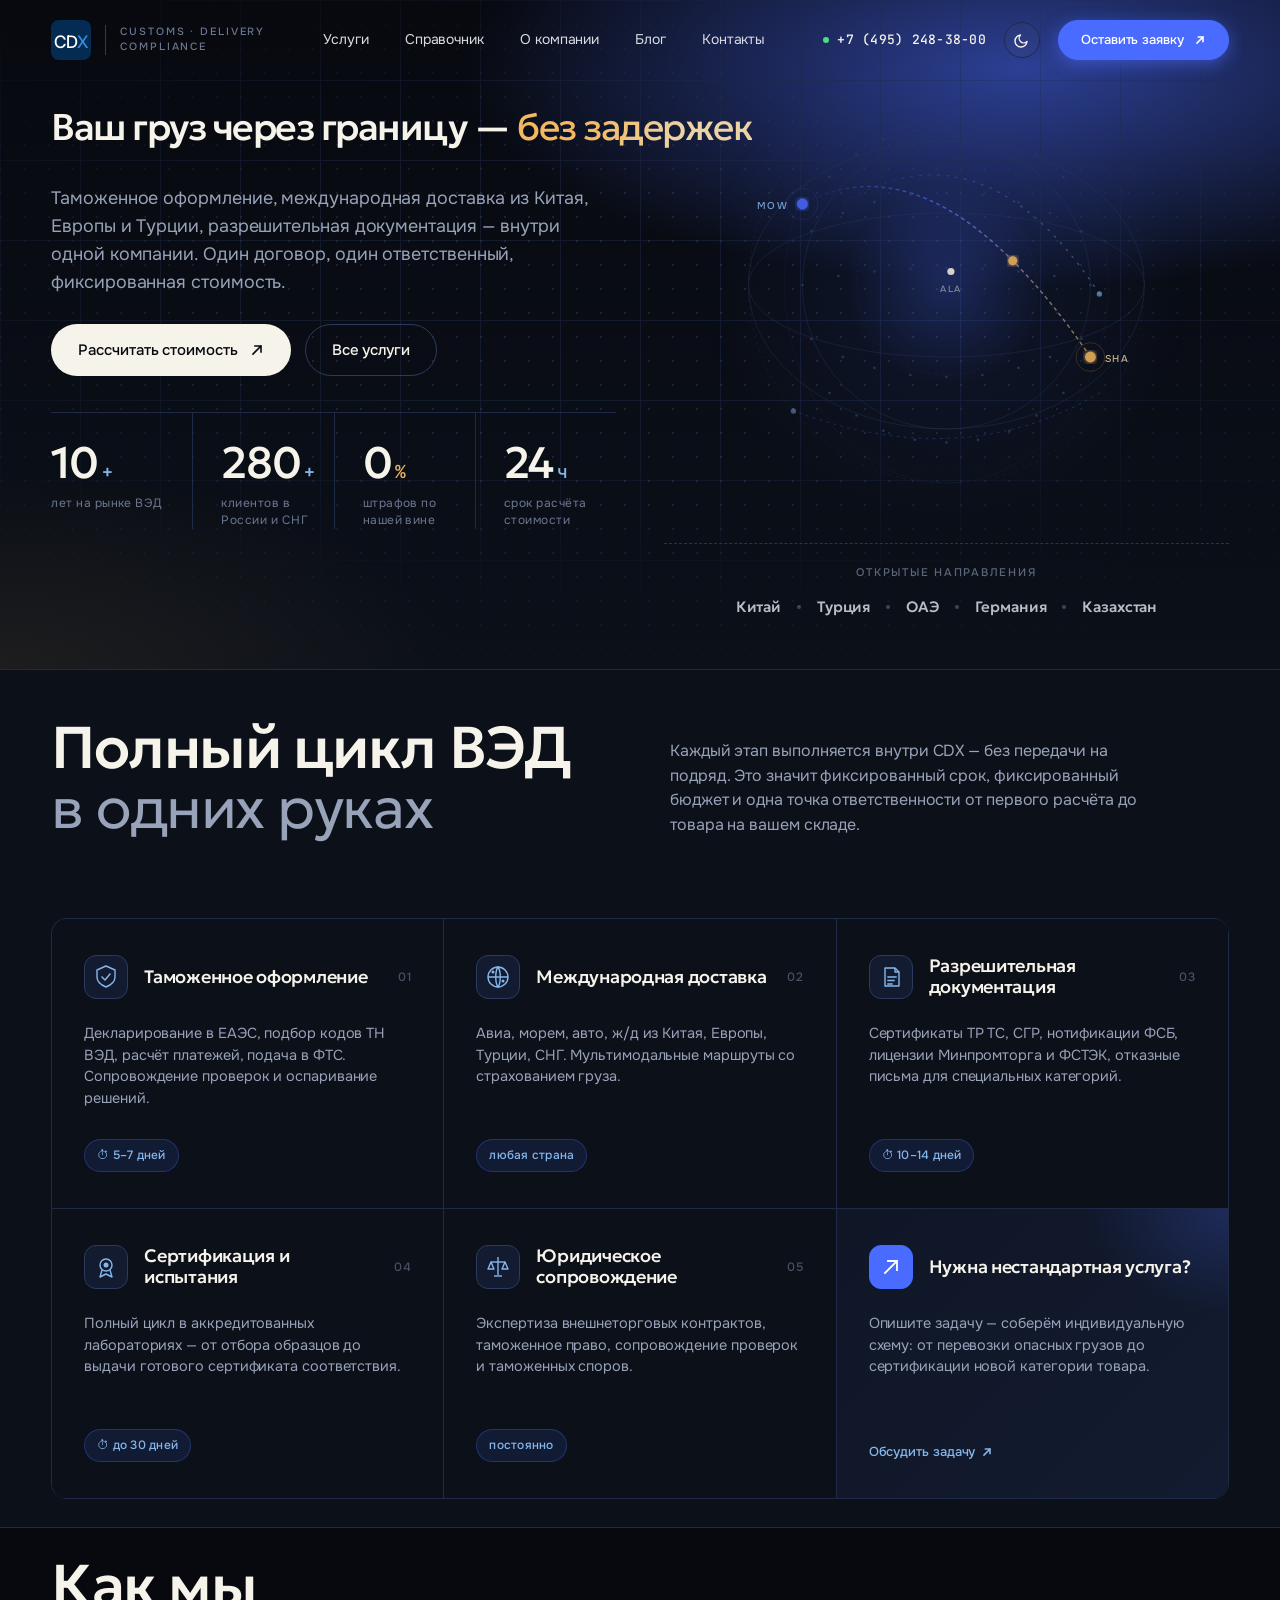
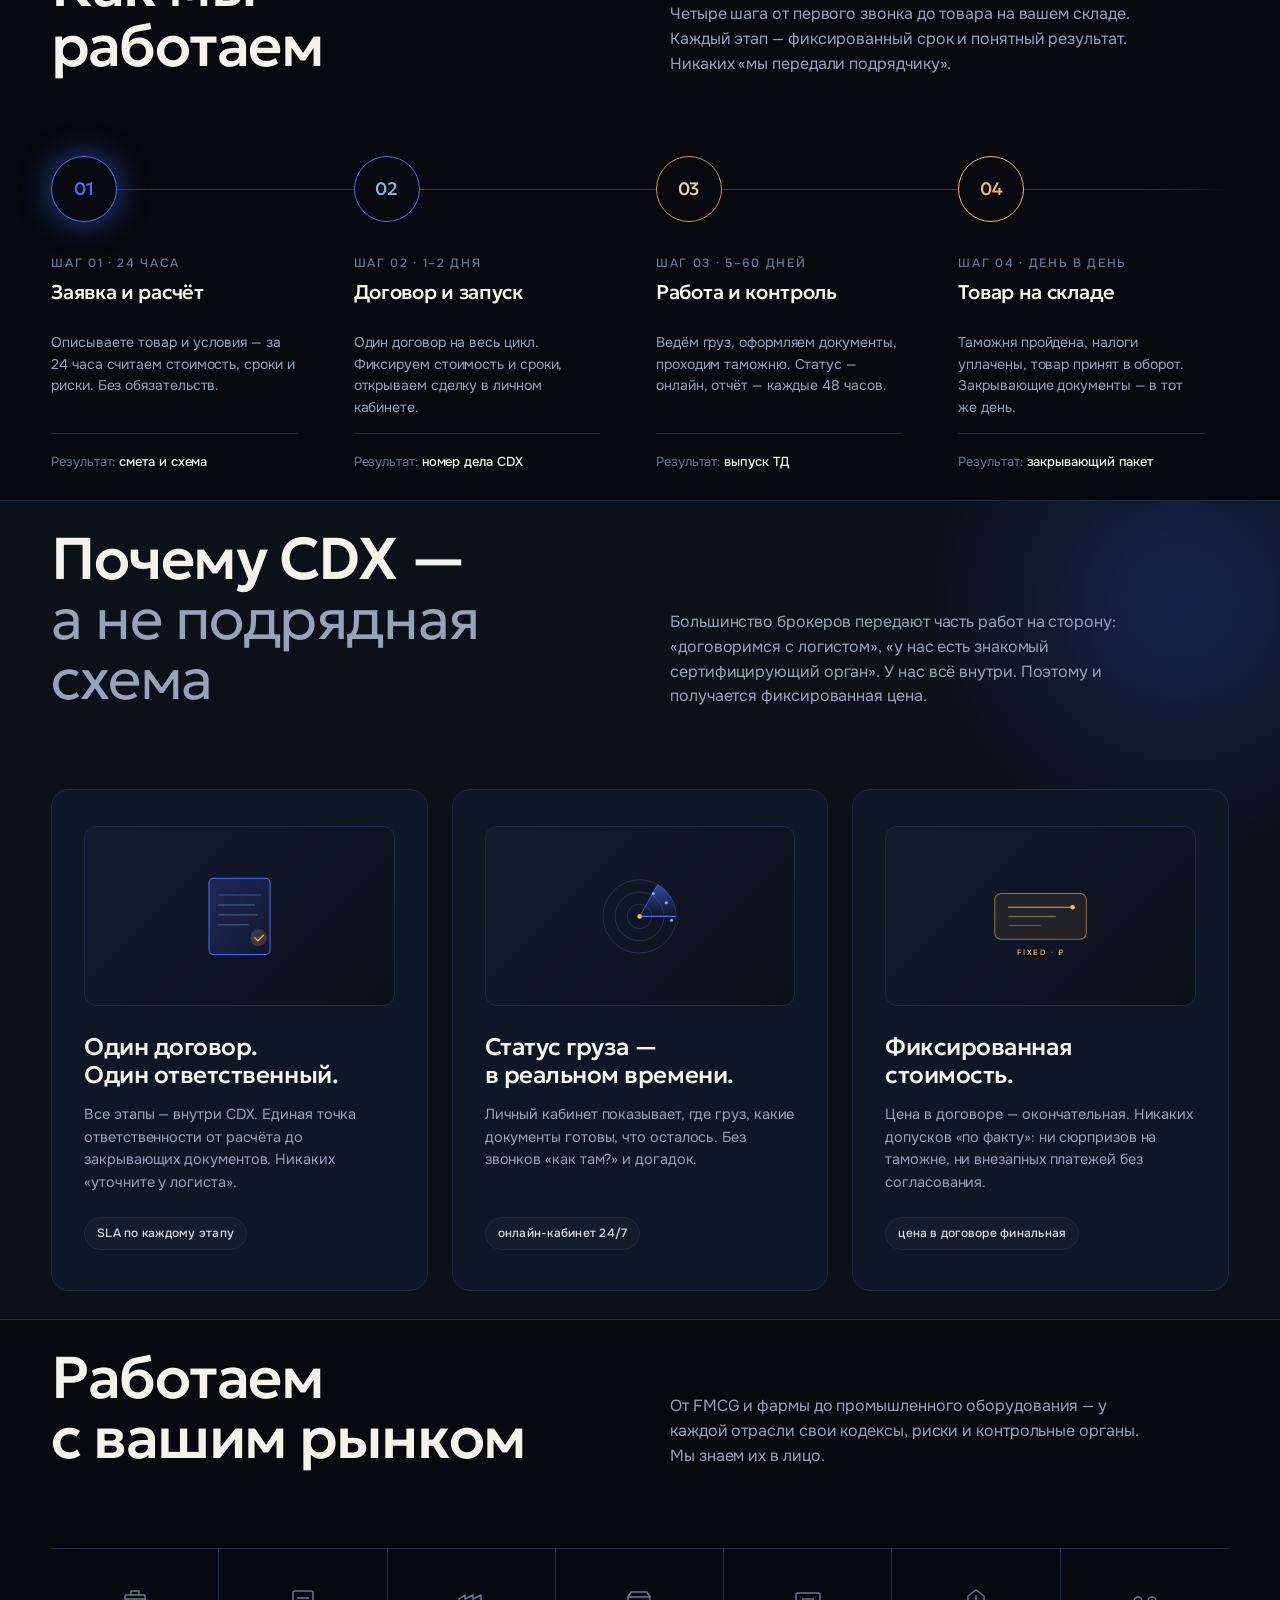
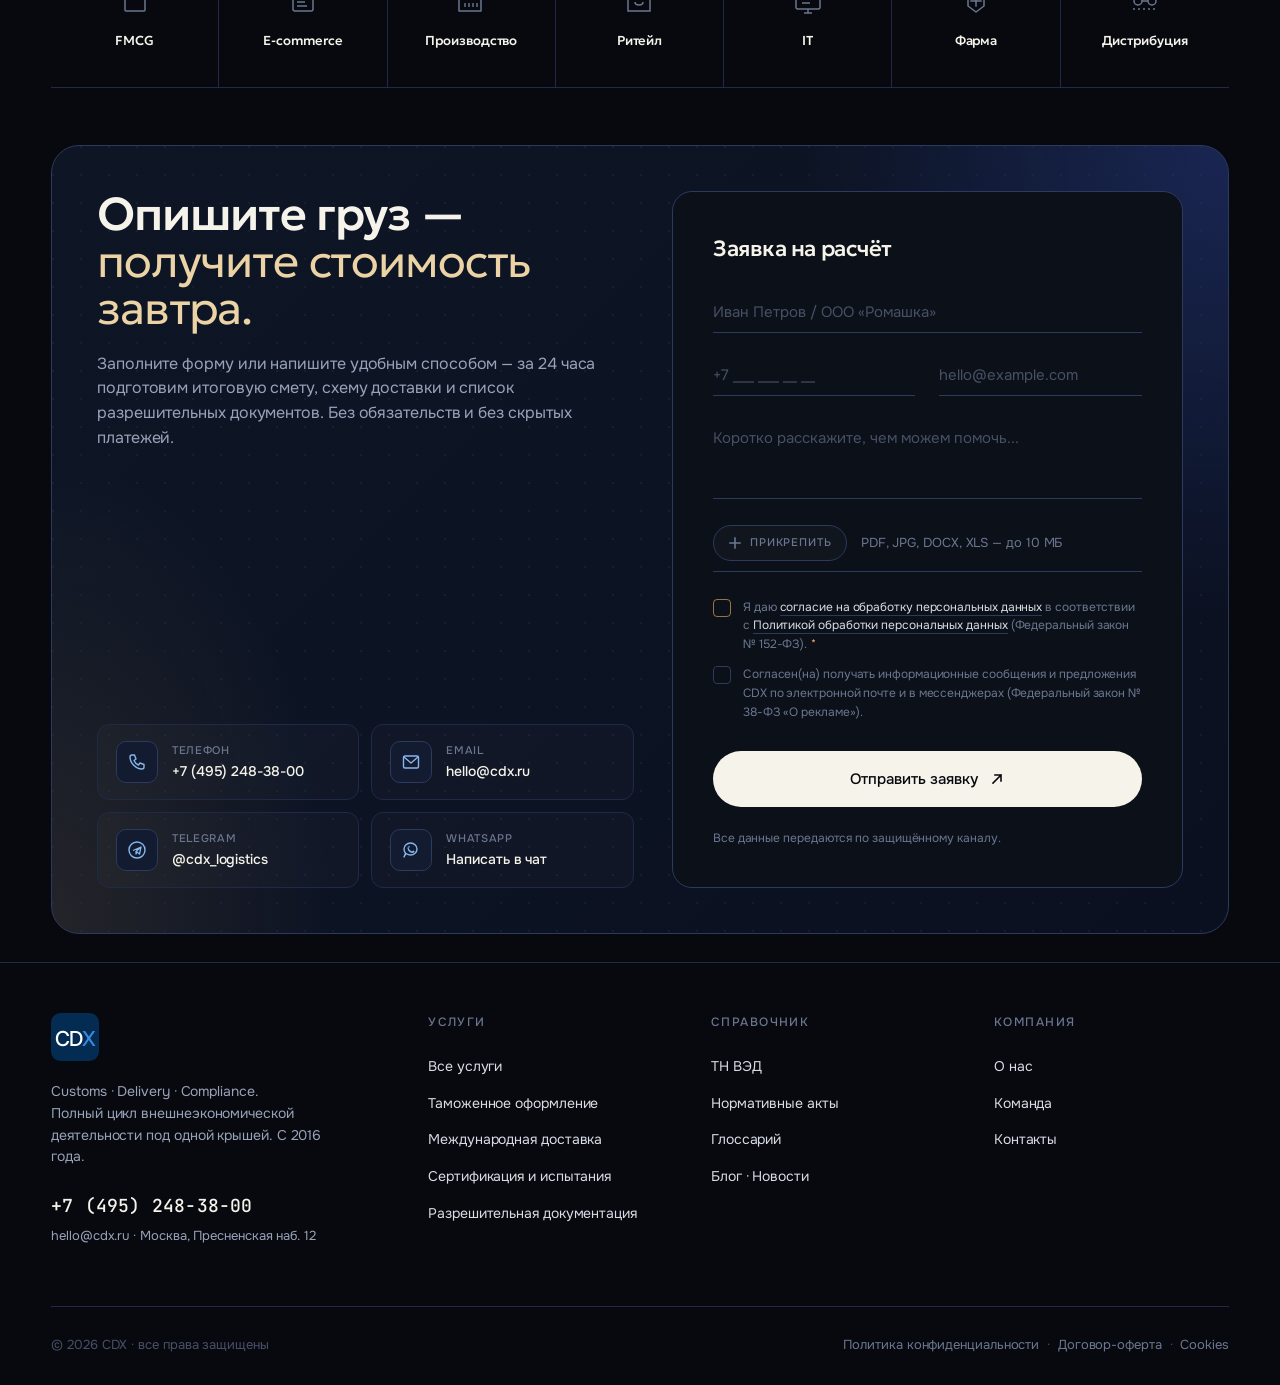
<file: index.html>
<!doctype html>
<html lang="ru">
<head>
<meta charset="utf-8" />
<meta name="viewport" content="width=device-width,initial-scale=1" />
<title>CDX — Внешнеэкономическая деятельность под ключ</title>
<meta name="description" content="Таможенное оформление, международная логистика, разрешительная документация. Один договор. Один ответственный. Никаких допусков без согласия." />

<link rel="preconnect" href="https://fonts.googleapis.com" />
<link rel="preconnect" href="https://fonts.gstatic.com" crossorigin />
<link href="https://fonts.googleapis.com/css2?family=Geologica:wght@300;400;500;600;700;800&family=Onest:wght@300;400;500;600;700&family=Inter:wght@400;500;600&family=JetBrains+Mono:wght@400;500&display=swap&subset=cyrillic,cyrillic-ext,latin,latin-ext" rel="stylesheet" />

<style>
/* =========================================================
   CDX — Design System (Brand-aligned, dark + light)
   ========================================================= */
:root {
  /* DARK theme (default) */
  --ink-bg:        #07090F;
  --ink-bg-2:      #0B1019;
  --ink-elev:      #0F1626;
  --ink-surface:   #131B30;
  --ink-surface-2: #1B2542;
  --ink-line:      #1E2A47;
  --ink-line-2:    #2C3A5E;

  --fg-100: #F5F3EA;
  --fg-200: #D9DCE5;
  --fg-300: #98A2B8;
  --fg-400: #6B7790;
  --fg-500: #475066;

  --accent:        #4A6BFF;
  --accent-strong: #2E4FE6;
  --accent-soft:   #85B7EB;
  --accent-glow:   rgba(74, 107, 255, 0.55);

  --brand-navy:    #042C53;
  --brand-blue:    #185FA5;
  --brand-x:       #85B7EB;

  --warm:        #F4B860;
  --warm-soft:   #EBD3A6;
  --warm-deep:   #C99845;

  --live: #4ADE80;

  --il-line:   #2C3A5E;
  --il-ring:   #2C3A5E;
  --il-dot:    #2C3A5E;
  --il-origin: #F4B860;
  --il-dest:   #4A6BFF;
  --il-mid:    #F5F3EA;
  --il-arc-a:  #4A6BFF;
  --il-arc-b:  #F4B860;

  --cta-stop-a: #0E1626;
  --cta-stop-b: #0A1020;
  --cta-glow-a: rgba(74,107,255,0.22);
  --cta-glow-b: rgba(244,184,96,0.10);

  /* Type — Geologica display + Onest body */
  --display: "Geologica", "Inter", -apple-system, system-ui, sans-serif;
  --sans:    "Onest", "Inter", -apple-system, system-ui, sans-serif;
  --logo:    "Inter", -apple-system, system-ui, sans-serif;
  --mono:    "JetBrains Mono", ui-monospace, "SF Mono", Menlo, monospace;

  --rail-x: clamp(20px, 4vw, 64px);
  --section-y: clamp(18px, 2.2vw, 36px);
  --container: 1320px;

  --ease-out: cubic-bezier(.16,.84,.32,1);

  color-scheme: dark;
}

[data-theme="light"] {
  --ink-bg:        #F7F9FC;
  --ink-bg-2:      #FFFFFF;
  --ink-elev:      #FFFFFF;
  --ink-surface:   #F2F6FC;
  --ink-surface-2: #E8EFF8;
  --ink-line:      #E1E8F2;
  --ink-line-2:    #C5D0E0;

  --fg-100: #042C53;
  --fg-200: #15375E;
  --fg-300: #4A5C76;
  --fg-400: #6B7B92;
  --fg-500: #95A1B5;

  --accent:        #185FA5;
  --accent-strong: #042C53;
  --accent-soft:   #378ADD;
  --accent-glow:   rgba(55, 138, 221, 0.35);

  --brand-navy:    #042C53;
  --brand-blue:    #185FA5;
  --brand-x:       #378ADD;

  --warm:        #B07C2A;
  --warm-soft:   #8C6520;
  --warm-deep:   #6B4D17;

  --il-line:   #D3DCE9;
  --il-ring:   #C5D0E0;
  --il-dot:    #B5C2D6;
  --il-origin: #B07C2A;
  --il-dest:   #185FA5;
  --il-mid:    #042C53;
  --il-arc-a:  #185FA5;
  --il-arc-b:  #B07C2A;

  --cta-stop-a: #FFFFFF;
  --cta-stop-b: #EEF3FA;
  --cta-glow-a: rgba(24, 95, 165, 0.18);
  --cta-glow-b: rgba(176, 124, 42, 0.10);

  color-scheme: light;
}

* { box-sizing: border-box; }
*::selection { background: var(--accent); color: #fff; }

html, body { margin: 0; padding: 0; }
html { scroll-behavior: smooth; }

body {
  font-family: var(--sans);
  background: var(--ink-bg);
  color: var(--fg-100);
  font-weight: 400;
  font-size: 16px;
  line-height: 1.55;
  letter-spacing: -0.005em;
  -webkit-font-smoothing: antialiased;
  -moz-osx-font-smoothing: grayscale;
  text-rendering: optimizeLegibility;
  overflow-x: hidden;
  transition: background .35s var(--ease-out), color .35s var(--ease-out);
}

img, svg { display: block; max-width: 100%; }
a { color: inherit; text-decoration: none; }
button { font-family: inherit; cursor: pointer; }

.container {
  width: 100%;
  max-width: var(--container);
  margin: 0 auto;
  padding-left: var(--rail-x);
  padding-right: var(--rail-x);
}

/* =========================================================
   Typography
   ========================================================= */
.h-section {
  font-family: var(--display);
  font-weight: 500;
  font-size: clamp(34px, 4.6vw, 60px);
  line-height: 1.02;
  letter-spacing: -0.025em;
  color: var(--fg-100);
  margin: 0;
}
.h-section .soft {
  display: block;
  color: var(--fg-300);
  font-weight: 300;
}

/* =========================================================
   Buttons
   ========================================================= */
.btn {
  display: inline-flex;
  align-items: center;
  gap: 12px;
  height: 52px;
  padding: 0 26px;
  border-radius: 999px;
  font-family: var(--sans);
  font-weight: 500;
  font-size: 15px;
  letter-spacing: -0.005em;
  border: 1px solid transparent;
  transition: all .35s var(--ease-out);
  white-space: nowrap;
}
.btn .arrow { transition: transform .4s var(--ease-out); }
.btn:hover .arrow { transform: translateX(4px); }

.btn-primary {
  background: var(--fg-100);
  color: var(--ink-bg);
  position: relative;
  overflow: hidden;
}
.btn-primary::before {
  content: "";
  position: absolute;
  inset: 0;
  background: var(--accent);
  transform: translateY(100%);
  transition: transform .4s var(--ease-out);
}
.btn-primary span, .btn-primary svg { position: relative; z-index: 2; transition: color .4s var(--ease-out); }
.btn-primary:hover { color: #fff; transform: translateY(-2px); }
.btn-primary:hover::before { transform: translateY(0); }

.btn-ghost {
  background: transparent;
  color: var(--fg-100);
  border-color: var(--ink-line-2);
}
.btn-ghost:hover { border-color: var(--fg-200); background: rgba(127, 127, 127, 0.05); transform: translateY(-2px); }

/* CONTRAST nav CTA */
.btn-cta {
  position: relative;
  display: inline-flex;
  align-items: center;
  gap: 10px;
  height: 40px;
  padding: 0 22px;
  border-radius: 999px;
  background: var(--accent);
  color: #fff;
  font-family: var(--sans);
  font-weight: 500;
  font-size: 13px;
  border: 1px solid var(--accent);
  overflow: hidden;
  transition: all .4s var(--ease-out);
  box-shadow: 0 4px 16px var(--accent-glow);
}
.btn-cta::before {
  content: "";
  position: absolute;
  inset: 0;
  background: var(--accent-strong);
  transform: translateY(100%);
  transition: transform .4s var(--ease-out);
}
.btn-cta span, .btn-cta svg { position: relative; z-index: 2; }
.btn-cta .arrow { transition: transform .4s var(--ease-out); }
.btn-cta:hover::before { transform: translateY(0); }
.btn-cta:hover {
  box-shadow: 0 10px 28px var(--accent-glow);
  transform: translateY(-2px);
}
.btn-cta:hover .arrow { transform: translateX(4px); }

/* =========================================================
   Navigation
   ========================================================= */
.nav {
  position: fixed;
  top: 0; left: 0; right: 0;
  z-index: 100;
  padding: 20px 0;
  transition: all .35s var(--ease-out);
}
.nav.scrolled {
  background: color-mix(in oklab, var(--ink-bg) 78%, transparent);
  backdrop-filter: blur(14px) saturate(140%);
  -webkit-backdrop-filter: blur(14px) saturate(140%);
  border-bottom: 1px solid var(--ink-line);
  padding: 14px 0;
}

.nav-inner {
  display: flex;
  align-items: center;
  justify-content: space-between;
  gap: 32px;
}

.brand {
  display: inline-flex;
  align-items: center;
  gap: 14px;
}
.brand-mono { display: inline-flex; align-items: center; flex-shrink: 0; }
.brand-mono svg { width: 40px; height: 40px; display: block; }
.brand-suffix {
  font-family: var(--sans);
  font-size: 10.5px;
  letter-spacing: 0.18em;
  color: var(--fg-400);
  text-transform: uppercase;
  font-weight: 500;
  padding-left: 14px;
  border-left: 1px solid var(--ink-line-2);
  line-height: 1.4;
}

.nav-links {
  display: flex; gap: 36px;
  font-size: 14px;
  color: var(--fg-200);
  font-weight: 400;
}
.nav-links a { position: relative; padding: 4px 0; transition: color .3s; }
.nav-links a::after {
  content: "";
  position: absolute;
  left: 0; bottom: -2px;
  width: 0; height: 1px;
  background: var(--accent);
  transition: width .35s var(--ease-out);
}
.nav-links a:hover { color: var(--fg-100); }
.nav-links a:hover::after { width: 100%; }

.nav-right { display: flex; align-items: center; gap: 18px; }

.nav-phone {
  font-family: var(--mono);
  font-size: 13px;
  font-weight: 500;
  color: var(--fg-100);
  letter-spacing: 0.02em;
  display: flex; align-items: center; gap: 8px;
}
.nav-phone .pulse {
  width: 6px; height: 6px; border-radius: 50%;
  background: var(--live);
  box-shadow: 0 0 0 0 rgba(74,222,128,0.5);
  animation: pulse 2.4s infinite;
}
@keyframes pulse {
  0% { box-shadow: 0 0 0 0 rgba(74,222,128,0.5); }
  70% { box-shadow: 0 0 0 8px rgba(74,222,128,0); }
  100% { box-shadow: 0 0 0 0 rgba(74,222,128,0); }
}

.theme-toggle {
  width: 36px; height: 36px;
  border-radius: 999px;
  background: rgba(127, 127, 127, 0.06);
  border: 1px solid var(--ink-line);
  display: grid; place-items: center;
  color: var(--fg-100);
  transition: all .3s;
}
.theme-toggle:hover { border-color: var(--accent); color: var(--accent-soft); }
.theme-toggle .ico-sun { display: none; }
.theme-toggle .ico-moon { display: block; }
[data-theme="light"] .theme-toggle .ico-sun { display: block; }
[data-theme="light"] .theme-toggle .ico-moon { display: none; }

/* =========================================================
   HERO
   ========================================================= */
.hero {
  position: relative;
  padding: 110px 0 50px;
  overflow: hidden;
  background:
    radial-gradient(80% 60% at 80% 10%, var(--accent-glow) 0%, transparent 55%),
    radial-gradient(60% 50% at 0% 100%, rgba(244,184,96,0.08) 0%, transparent 60%),
    linear-gradient(180deg, var(--ink-bg) 0%, var(--ink-bg-2) 100%);
}
[data-theme="light"] .hero {
  background:
    radial-gradient(80% 60% at 80% 10%, rgba(55, 138, 221, 0.12) 0%, transparent 55%),
    radial-gradient(60% 50% at 0% 100%, rgba(176, 124, 42, 0.05) 0%, transparent 60%),
    linear-gradient(180deg, var(--ink-bg) 0%, #ECF1F8 100%);
}

.hero-grid-bg {
  position: absolute;
  inset: 0;
  background-image:
    linear-gradient(to right, var(--ink-line) 1px, transparent 1px),
    linear-gradient(to bottom, var(--ink-line) 1px, transparent 1px);
  background-size: 80px 80px;
  opacity: 0.5;
  mask-image: radial-gradient(ellipse 80% 60% at 50% 40%, black 40%, transparent 90%);
  pointer-events: none;
}

.hero-dots {
  position: absolute;
  inset: 0;
  background-image: radial-gradient(circle at 1px 1px, var(--ink-line-2) 1px, transparent 0);
  background-size: 24px 24px;
  opacity: 0.5;
  mask-image: radial-gradient(ellipse 90% 70% at 50% 50%, black 30%, transparent 80%);
  pointer-events: none;
}

.hero-container {
  position: relative;
  z-index: 2;
  display: flex;
  flex-direction: column;
  gap: clamp(14px, 1.6vw, 24px);
}

.hero-title {
  position: relative;
  z-index: 3;
  font-family: var(--display);
  font-weight: 500;
  font-size: clamp(18px, 2.9vw, 46px);
  line-height: 0.94;
  letter-spacing: -0.04em;
  margin: 0;
  color: var(--fg-100);
  max-width: 100%;
}

.hero-inner {
  display: grid;
  grid-template-columns: 1fr 1fr;
  gap: 48px;
  align-items: start;
}
.hero-title .accent-word {
  font-weight: 400;
  background: linear-gradient(95deg, var(--warm) 30%, var(--warm-soft) 70%);
  -webkit-background-clip: text;
  background-clip: text;
  color: transparent;
}

.hero-lede {
  font-size: clamp(16px, 1.4vw, 19px);
  line-height: 1.55;
  color: var(--fg-300);
  max-width: 50ch;
  margin: 20px 0 28px;
  font-weight: 400;
}

.hero-cta {
  display: flex; gap: 14px; flex-wrap: wrap;
  margin-bottom: 36px;
}

.hero-metrics {
  display: grid;
  grid-template-columns: repeat(4, 1fr);
  gap: 0;
  border-top: 1px solid var(--ink-line);
}
.metric { padding: 28px 0 0; position: relative; }
.metric + .metric { padding-left: 28px; border-left: 1px solid var(--ink-line); }
.metric-value {
  font-family: var(--display);
  font-weight: 500;
  font-size: clamp(32px, 3.6vw, 44px);
  line-height: 1;
  letter-spacing: -0.03em;
  color: var(--fg-100);
  display: flex; align-items: baseline; gap: 4px;
}
.metric-value .suffix {
  font-family: var(--mono);
  font-size: 18px;
  color: var(--accent-soft);
  font-weight: 500;
}
.metric-value .suffix.warm { color: var(--warm); }
.metric-label {
  margin-top: 10px;
  font-size: 12px;
  letter-spacing: 0.04em;
  color: var(--fg-400);
  line-height: 1.4;
}

.hero-illust {
  position: relative;
  display: flex;
  flex-direction: column;
  gap: 16px;
  min-height: 460px;
  margin-top: -150px;
  z-index: 0;
  opacity: 0.85;
}
.hero-illust > svg {
  width: 100%;
  max-height: 540px;
  display: block;
  margin-bottom: -28px;
  pointer-events: none;
}
.hero-illust .il-line   { stroke: var(--il-line); }
.hero-illust .il-ring   { stroke: var(--il-ring); fill: none; }
.hero-illust .il-dot    { fill: var(--il-dot); }
.hero-illust .il-origin { fill: var(--il-origin); }
.hero-illust .il-dest   { fill: var(--il-dest); }
.hero-illust .il-mid    { fill: var(--il-mid); }
.hero-illust .il-text-origin { fill: var(--warm-soft); }
.hero-illust .il-text-dest   { fill: var(--accent-soft); }
.hero-illust .il-text-mid    { fill: var(--fg-300); }

/* Routes strip directly under illustration */
.hero-routes {
  padding-top: 20px;
  border-top: 1px dashed var(--ink-line-2);
  text-align: center;
}
.routes-label {
  font-family: var(--sans);
  font-size: 11px;
  letter-spacing: 0.16em;
  text-transform: uppercase;
  color: var(--fg-400);
  margin-bottom: 14px;
  font-weight: 500;
}
.routes-list {
  display: flex;
  align-items: center;
  justify-content: center;
  gap: 16px;
  font-family: var(--display);
  font-weight: 500;
  font-size: 15px;
  color: var(--fg-200);
  flex-wrap: wrap;
  letter-spacing: -0.01em;
}
.routes-list .sep {
  width: 4px; height: 4px; border-radius: 50%;
  background: var(--fg-500);
  display: inline-block;
}

/* =========================================================
   SECTIONS
   ========================================================= */
.section { padding: var(--section-y) 0; position: relative; }

.section-head {
  display: grid;
  grid-template-columns: 1fr 1fr;
  gap: 60px;
  margin-bottom: 80px;
  align-items: end;
}
.section-head .right { color: var(--fg-300); max-width: 44ch; }

/* =========================================================
   SERVICES (5 + 1 CTA cell)
   ========================================================= */
.services {
  background: var(--ink-bg-2);
  border-top: 1px solid var(--ink-line);
  border-bottom: 1px solid var(--ink-line);
}
.services-grid {
  display: grid;
  grid-template-columns: repeat(3, 1fr);
  gap: 0;
  border-left: 1px solid var(--ink-line);
  border-top: 1px solid var(--ink-line);
  border-radius: 16px;
  overflow: hidden;
}
.service-card {
  position: relative;
  padding: 36px 32px 36px;
  border-right: 1px solid var(--ink-line);
  border-bottom: 1px solid var(--ink-line);
  min-height: 290px;
  display: flex;
  flex-direction: column;
  justify-content: space-between;
  background: var(--ink-bg-2);
  transition: background .4s var(--ease-out);
  overflow: hidden;
}
.service-card::before {
  content: "";
  position: absolute;
  inset: 0;
  background: radial-gradient(80% 60% at 0% 0%, var(--accent-glow) 0%, transparent 60%);
  opacity: 0;
  transition: opacity .5s var(--ease-out);
  pointer-events: none;
}
.service-card:hover { background: var(--ink-elev); }
[data-theme="light"] .service-card:hover { background: var(--ink-surface); }
.service-card:hover::before { opacity: 1; }

.service-top {
  display: flex; align-items: center; gap: 16px;
  margin-bottom: 24px;
  position: relative; z-index: 2;
}
.service-icon {
  width: 44px; height: 44px;
  border-radius: 12px;
  background: var(--ink-surface);
  border: 1px solid var(--ink-line-2);
  display: grid; place-items: center;
  color: var(--accent-soft);
  transition: all .4s var(--ease-out);
  flex-shrink: 0;
}
.service-card:hover .service-icon {
  background: var(--accent);
  border-color: var(--accent);
  color: #fff;
  transform: rotate(-6deg);
}
.service-num {
  font-family: var(--sans);
  font-weight: 500;
  font-size: 12px;
  color: var(--fg-500);
  letter-spacing: 0.06em;
  margin-left: auto;
}
.service-title {
  font-family: var(--display);
  font-weight: 500;
  font-size: 18px;
  line-height: 1.15;
  letter-spacing: -0.015em;
  margin: 0;
  color: var(--fg-100);
  position: relative; z-index: 2;
}
.service-desc {
  font-size: 14.5px;
  line-height: 1.5;
  color: var(--fg-300);
  margin: 0;
  position: relative; z-index: 2;
}
.service-tag {
  display: inline-flex;
  align-items: center;
  gap: 6px;
  margin-top: 22px;
  padding: 6px 12px;
  background: color-mix(in oklab, var(--accent) 12%, transparent);
  border: 1px solid color-mix(in oklab, var(--accent) 30%, transparent);
  border-radius: 999px;
  font-family: var(--sans);
  font-weight: 500;
  font-size: 12px;
  color: var(--accent-soft);
  letter-spacing: 0.02em;
  width: max-content;
  position: relative; z-index: 2;
}

/* CTA cell at end of services grid */
.service-cta-cell {
  position: relative;
  padding: 36px 32px 36px;
  border-right: 1px solid var(--ink-line);
  border-bottom: 1px solid var(--ink-line);
  min-height: 290px;
  display: flex;
  flex-direction: column;
  justify-content: space-between;
  background: linear-gradient(135deg, var(--ink-elev) 0%, var(--ink-surface) 100%);
  cursor: pointer;
  overflow: hidden;
  transition: all .4s var(--ease-out);
}
.service-cta-cell::after {
  content: "";
  position: absolute;
  inset: 0;
  background: radial-gradient(60% 60% at 100% 0%, var(--accent-glow) 0%, transparent 60%);
  opacity: 0.4;
  transition: opacity .5s var(--ease-out);
  pointer-events: none;
}
.service-cta-cell:hover::after { opacity: 1; }
.service-cta-cell:hover { transform: translateY(-2px); }

.service-cta-cell .service-icon {
  background: var(--accent);
  border-color: var(--accent);
  color: #fff;
}
.service-cta-cell:hover .service-icon { transform: rotate(-12deg); }
.service-cta-cell p {
  font-size: 14.5px;
  line-height: 1.5;
  color: var(--fg-300);
  margin: 0;
  position: relative; z-index: 2;
}
.service-cta-cell .cell-link {
  margin-top: 22px;
  font-family: var(--sans);
  font-weight: 500;
  font-size: 13px;
  color: var(--accent-soft);
  display: inline-flex;
  align-items: center;
  gap: 6px;
  position: relative; z-index: 2;
}

/* =========================================================
   PROCESS
   ========================================================= */
.process { background: var(--ink-bg); }

.process-line { position: relative; margin-top: 36px; }
.process-line::before {
  content: "";
  position: absolute;
  top: 33px;
  left: 0; right: 0;
  height: 1px;
  background: linear-gradient(to right,
    transparent 0%,
    var(--ink-line-2) 8%,
    var(--ink-line-2) 92%,
    transparent 100%);
}
.process-line::after {
  content: "";
  position: absolute;
  top: 33px;
  left: 8%;
  height: 1px;
  width: 0;
  background: linear-gradient(to right, var(--accent), var(--warm));
  animation: progress-fill 3.5s var(--ease-out) infinite;
}
@keyframes progress-fill {
  0% { width: 0; opacity: 1; }
  60% { width: 84%; opacity: 1; }
  80% { opacity: 0; }
  100% { width: 84%; opacity: 0; }
}

.process-steps {
  display: grid;
  grid-template-columns: repeat(4, 1fr);
  gap: 32px;
  align-items: stretch;
}
.step {
  padding-right: 24px;
  display: flex;
  flex-direction: column;
  height: 100%;
}
.step-num {
  width: 66px; height: 66px;
  border-radius: 50%;
  background: var(--ink-bg);
  border: 1px solid var(--ink-line-2);
  display: grid; place-items: center;
  font-family: var(--display);
  font-weight: 500;
  font-size: 18px;
  color: var(--fg-100);
  margin-bottom: 32px;
  position: relative;
  z-index: 2;
}
.step:nth-child(1) .step-num { color: var(--accent); border-color: var(--accent); box-shadow: 0 0 30px var(--accent-glow); }
.step:nth-child(2) .step-num { color: var(--accent-soft); border-color: var(--accent); }
.step:nth-child(3) .step-num { color: var(--warm-soft); border-color: var(--warm-deep); }
.step:nth-child(4) .step-num { color: var(--warm); border-color: var(--warm); }

.step-stage {
  font-family: var(--sans);
  font-weight: 500;
  font-size: 12px;
  color: var(--fg-400);
  text-transform: uppercase;
  letter-spacing: 0.14em;
  margin-bottom: 8px;
}
.step-title {
  font-family: var(--display);
  font-weight: 500;
  font-size: 20px;
  line-height: 1.15;
  letter-spacing: -0.015em;
  margin: 0 0 14px;
  color: var(--fg-100);
}
.step-desc {
  font-size: 14px;
  line-height: 1.55;
  color: var(--fg-300);
}
.step-meta {
  margin-top: auto;
  padding-top: 18px;
  font-family: var(--sans);
  font-size: 13px;
  color: var(--fg-400);
  border-top: 1px solid var(--ink-line);
}
.step-meta strong { color: var(--fg-100); font-weight: 500; }

/* =========================================================
   WHY
   ========================================================= */
.why {
  background: var(--ink-bg-2);
  border-top: 1px solid var(--ink-line);
  border-bottom: 1px solid var(--ink-line);
  position: relative;
  overflow: hidden;
}
.why::before {
  content: "";
  position: absolute;
  top: -200px; right: -200px;
  width: 600px; height: 600px;
  background: radial-gradient(circle, var(--accent-glow) 0%, transparent 60%);
  opacity: 0.4;
  pointer-events: none;
}

.why-grid {
  display: grid;
  grid-template-columns: repeat(3, 1fr);
  gap: 24px;
}
.why-card {
  position: relative;
  padding: 36px 32px 40px;
  background: var(--ink-elev);
  border: 1px solid var(--ink-line);
  border-radius: 18px;
  overflow: hidden;
  transition: all .4s var(--ease-out);
  display: flex;
  flex-direction: column;
  height: 100%;
}
.why-card::after {
  content: "";
  position: absolute;
  inset: 0;
  border-radius: 18px;
  padding: 1px;
  background: linear-gradient(135deg, var(--accent) 0%, transparent 50%);
  -webkit-mask: linear-gradient(#fff 0 0) content-box, linear-gradient(#fff 0 0);
  -webkit-mask-composite: xor;
  mask-composite: exclude;
  opacity: 0;
  transition: opacity .4s var(--ease-out);
  pointer-events: none;
}
.why-card:hover { transform: translateY(-4px); }
.why-card:hover::after { opacity: 1; }
[data-theme="light"] .why-card { box-shadow: 0 1px 0 var(--ink-line); }
[data-theme="light"] .why-card:hover { box-shadow: 0 24px 48px -20px rgba(4, 44, 83, 0.18); }

.why-glyph {
  width: 100%;
  height: 180px;
  margin-bottom: 28px;
  position: relative;
  border-radius: 12px;
  background: linear-gradient(135deg, var(--ink-surface) 0%, var(--ink-bg-2) 100%);
  border: 1px solid var(--ink-line);
  overflow: hidden;
  display: grid; place-items: center;
}
.why-glyph svg { width: 60%; height: 60%; }

.why-card h3 {
  font-family: var(--display);
  font-weight: 500;
  font-size: 24px;
  line-height: 1.15;
  letter-spacing: -0.02em;
  margin: 0 0 14px;
  color: var(--fg-100);
}
.why-card p {
  font-size: 14.5px;
  line-height: 1.55;
  color: var(--fg-300);
  margin: 0;
}
.why-card p { padding-bottom: 24px; }
.why-card .why-tag {
  align-self: flex-start;
  margin-top: auto;
  padding: 6px 12px;
  font-family: var(--sans);
  font-weight: 500;
  font-size: 12px;
  background: rgba(127,127,127,0.06);
  border: 1px solid var(--ink-line);
  border-radius: 999px;
  color: var(--fg-200);
  letter-spacing: 0.02em;
}

/* =========================================================
   INDUSTRIES
   ========================================================= */
.industries { background: var(--ink-bg); }

.ind-bar {
  display: grid;
  grid-template-columns: repeat(7, 1fr);
  border-top: 1px solid var(--ink-line);
  border-bottom: 1px solid var(--ink-line);
  margin-top: 36px;
}
.ind {
  padding: 36px 18px;
  display: flex; flex-direction: column;
  align-items: center; text-align: center;
  gap: 14px;
  border-right: 1px solid var(--ink-line);
  color: var(--fg-300);
  transition: all .35s var(--ease-out);
  cursor: default;
}
.ind:last-child { border-right: none; }
.ind:hover { background: var(--ink-bg-2); color: var(--fg-100); }
.ind:hover svg { color: var(--warm); }
.ind svg {
  width: 32px; height: 32px;
  color: var(--fg-400);
  transition: color .35s;
}
.ind-name {
  font-family: var(--display);
  font-weight: 500;
  font-size: 13px;
  letter-spacing: -0.005em;
  color: var(--fg-100);
}
.ind-num {
  font-family: var(--sans);
  font-weight: 500;
  font-size: 11px;
  color: var(--fg-500);
  letter-spacing: 0.08em;
}

/* =========================================================
   CTA — contact form + 4 contact tiles
   ========================================================= */
.cta {
  background: var(--ink-bg);
  position: relative;
  overflow: hidden;
}
.cta-inner {
  background:
    radial-gradient(60% 100% at 100% 0%, var(--cta-glow-a) 0%, transparent 60%),
    radial-gradient(40% 100% at 0% 100%, var(--cta-glow-b) 0%, transparent 60%),
    linear-gradient(135deg, var(--cta-stop-a) 0%, var(--cta-stop-b) 100%);
  border: 1px solid var(--ink-line-2);
  border-radius: 28px;
  padding: clamp(28px, 3.5vw, 48px);
  display: grid;
  grid-template-columns: 1.05fr 1fr;
  gap: clamp(24px, 3vw, 40px);
  align-items: stretch;
  position: relative;
  overflow: hidden;
}
.cta-inner::before {
  content: "";
  position: absolute;
  inset: 0;
  background-image: radial-gradient(circle at 1px 1px, var(--ink-line-2) 1px, transparent 0);
  background-size: 28px 28px;
  opacity: 0.25;
  pointer-events: none;
}

.cta-text { position: relative; z-index: 2; display: flex; flex-direction: column; }
.cta-headline {
  font-family: var(--display);
  font-weight: 500;
  font-size: clamp(34px, 3.6vw, 50px);
  line-height: 1.02;
  letter-spacing: -0.025em;
  margin: 0 0 20px;
  color: var(--fg-100);
}
.cta-headline .soft {
  display: block;
  font-weight: 300;
  color: var(--warm-soft);
}
.cta-sub {
  font-size: 16px;
  line-height: 1.55;
  color: var(--fg-300);
  max-width: 46ch;
  margin: 0 0 36px;
}

.cta-contacts {
  display: grid;
  grid-template-columns: 1fr 1fr;
  gap: 12px;
  margin-top: auto;
}
.contact-tile {
  display: flex;
  align-items: center;
  gap: 14px;
  padding: 16px 18px;
  background: rgba(127,127,127,0.04);
  border: 1px solid var(--ink-line);
  border-radius: 12px;
  transition: all .3s var(--ease-out);
}
.contact-tile:hover {
  border-color: var(--accent);
  background: color-mix(in oklab, var(--accent) 8%, transparent);
  transform: translateY(-1px);
}
.contact-ico {
  width: 42px; height: 42px;
  border-radius: 10px;
  background: var(--ink-surface);
  border: 1px solid var(--ink-line-2);
  display: grid; place-items: center;
  color: var(--accent-soft);
  flex-shrink: 0;
  transition: all .3s;
}
.contact-tile:hover .contact-ico {
  background: var(--accent);
  border-color: var(--accent);
  color: #fff;
}
.contact-tile-text { display: flex; flex-direction: column; gap: 2px; min-width: 0; }
.contact-label {
  font-size: 11px;
  letter-spacing: 0.06em;
  text-transform: uppercase;
  color: var(--fg-400);
  font-weight: 500;
}
.contact-value {
  font-family: var(--sans);
  font-size: 14px;
  color: var(--fg-100);
  font-weight: 500;
  white-space: nowrap;
  overflow: hidden;
  text-overflow: ellipsis;
}

/* Lead form */
.lead-form {
  position: relative; z-index: 2;
  background: var(--ink-bg-2);
  border: 1px solid var(--ink-line-2);
  border-radius: 20px;
  padding: clamp(28px, 3.5vw, 40px);
  display: flex; flex-direction: column;
  gap: 22px;
}
[data-theme="light"] .lead-form { background: #FFFFFF; box-shadow: 0 24px 48px -20px rgba(4, 44, 83, 0.10); }

.form-head {
  display: flex;
  align-items: center;
  justify-content: space-between;
  margin-bottom: 4px;
}
.form-title {
  font-family: var(--display);
  font-weight: 500;
  font-size: 22px;
  letter-spacing: -0.02em;
  margin: 0;
  color: var(--fg-100);
}
.form-badge {
  display: inline-flex;
  align-items: center;
  gap: 8px;
  padding: 6px 12px;
  font-family: var(--sans);
  font-weight: 500;
  font-size: 11px;
  color: var(--live);
  background: color-mix(in oklab, var(--live) 14%, transparent);
  border: 1px solid color-mix(in oklab, var(--live) 40%, transparent);
  border-radius: 999px;
  text-transform: uppercase;
  letter-spacing: 0.06em;
}
.form-badge::before {
  content: "";
  width: 6px; height: 6px; border-radius: 50%;
  background: var(--live);
  box-shadow: 0 0 0 0 rgba(74,222,128,0.5);
  animation: pulse 2.4s infinite;
}

.form-row { display: flex; flex-direction: column; gap: 8px; }
.form-row label {
  font-family: var(--sans);
  font-size: 11px;
  text-transform: uppercase;
  letter-spacing: 0.08em;
  font-weight: 500;
  color: var(--fg-400);
}
.form-input,
.form-text {
  font-family: var(--sans);
  font-size: 15px;
  background: transparent;
  border: none;
  border-bottom: 1px solid var(--ink-line-2);
  color: var(--fg-100);
  padding: 10px 0;
  transition: border-color .3s;
  outline: none;
  resize: none;
  width: 100%;
}
.form-input:focus,
.form-text:focus { border-bottom-color: var(--accent); }
.form-input::placeholder,
.form-text::placeholder { color: var(--fg-500); }

.form-select {
  appearance: none;
  -webkit-appearance: none;
  cursor: pointer;
  background-image: url("data:image/svg+xml,%3Csvg xmlns='http://www.w3.org/2000/svg' width='12' height='8' viewBox='0 0 12 8'%3E%3Cpath d='M1 1l5 5 5-5' stroke='%2398A2B8' stroke-width='1.6' fill='none' stroke-linecap='square'/%3E%3C/svg%3E");
  background-repeat: no-repeat;
  background-position: right 2px center;
  background-size: 11px;
  padding-right: 24px;
}
.form-select option { background: var(--ink-elev); color: var(--fg-100); }
.form-select.empty { color: var(--fg-500); }

.form-file {
  display: flex;
  align-items: center;
  gap: 14px;
  flex-wrap: wrap;
  padding: 4px 0 10px;
  border-bottom: 1px solid var(--ink-line-2);
  transition: border-color .3s;
}
.form-file:focus-within { border-bottom-color: var(--accent); }
.form-file input[type="file"] {
  position: absolute;
  left: -9999px; opacity: 0; pointer-events: none;
}
.form-file-btn {
  display: inline-flex;
  align-items: center;
  gap: 8px;
  height: 36px;
  padding: 0 14px;
  border-radius: 999px;
  background: rgba(127,127,127,0.05);
  border: 1px solid var(--ink-line-2);
  color: var(--fg-100);
  font-family: var(--sans);
  font-weight: 500;
  font-size: 13px;
  cursor: pointer;
  transition: all .3s;
}
.form-file-btn:hover {
  border-color: var(--accent);
  background: color-mix(in oklab, var(--accent) 8%, transparent);
  color: var(--accent-soft);
}
.form-file-hint {
  font-size: 13px;
  color: var(--fg-400);
  font-family: var(--sans);
  flex: 1; min-width: 0;
  white-space: nowrap;
  overflow: hidden;
  text-overflow: ellipsis;
}

.form-grid {
  display: grid;
  grid-template-columns: 1fr 1fr;
  gap: 24px;
}
.form-grid .form-row { gap: 8px; }

.form-submit {
  margin-top: 8px;
  height: 56px;
  padding: 0 28px;
  border-radius: 999px;
  background: var(--fg-100);
  color: var(--ink-bg);
  border: none;
  font-family: var(--sans);
  font-weight: 500;
  font-size: 15px;
  display: inline-flex;
  align-items: center;
  justify-content: center;
  gap: 12px;
  transition: color .35s var(--ease-out);
  width: 100%;
  position: relative;
  overflow: hidden;
  cursor: pointer;
}
.form-submit::before {
  content: "";
  position: absolute; inset: 0;
  background: var(--accent);
  transform: translateY(100%);
  transition: transform .35s var(--ease-out);
}
.form-submit > * { position: relative; z-index: 2; }
.form-submit:hover { color: #fff; }
.form-submit:hover::before { transform: translateY(0); }

.form-disclaimer {
  margin: 0;
  font-size: 12px;
  color: var(--fg-400);
  line-height: 1.5;
}
.form-disclaimer a { color: var(--fg-200); border-bottom: 1px solid var(--ink-line-2); }
.form-disclaimer a:hover { color: var(--accent-soft); border-color: var(--accent-soft); }

/* Consent checkboxes — 152-ФЗ */
.form-consent {
  display: flex;
  flex-direction: column;
  gap: 12px;
  margin-top: 4px;
}
.form-check {
  display: flex;
  align-items: flex-start;
  gap: 12px;
  cursor: pointer;
}
.form-check input[type="checkbox"] {
  appearance: none;
  -webkit-appearance: none;
  width: 18px; height: 18px;
  border: 1.5px solid var(--ink-line-2);
  border-radius: 4px;
  background: transparent;
  cursor: pointer;
  flex-shrink: 0;
  margin: 1px 0 0;
  position: relative;
  transition: all .2s var(--ease-out);
}
.form-check input[type="checkbox"]:hover { border-color: var(--accent); }
.form-check input[type="checkbox"]:checked {
  background: var(--accent);
  border-color: var(--accent);
}
.form-check input[type="checkbox"]:checked::after {
  content: "";
  position: absolute;
  left: 5px; top: 1px;
  width: 5px; height: 10px;
  border: solid #fff;
  border-width: 0 2px 2px 0;
  transform: rotate(45deg);
}
.form-check-text {
  font-size: 12px;
  line-height: 1.55;
  color: var(--fg-400);
  user-select: none;
}
.form-check-text a {
  color: var(--fg-200);
  border-bottom: 1px solid var(--ink-line-2);
}
.form-check-text a:hover {
  color: var(--accent-soft);
  border-color: var(--accent-soft);
}
.form-check input[type="checkbox"]:invalid {
  border-color: color-mix(in oklab, var(--warm) 60%, transparent);
}

/* =========================================================
   FOOTER
   ========================================================= */
.footer {
  padding: 50px 0 30px;
  background: var(--ink-bg);
  border-top: 1px solid var(--ink-line);
}
.footer-top {
  display: grid;
  grid-template-columns: 1.4fr 1fr 1fr 1fr;
  gap: 48px;
  padding-bottom: 60px;
  border-bottom: 1px solid var(--ink-line);
}
.footer-brand-block .brand { margin-bottom: 20px; }
.footer-tag {
  font-size: 14px;
  line-height: 1.55;
  color: var(--fg-300);
  max-width: 32ch;
  margin: 0 0 24px;
}
.footer-col h5 {
  font-family: var(--sans);
  font-size: 12px;
  letter-spacing: 0.12em;
  text-transform: uppercase;
  color: var(--fg-400);
  margin: 0 0 22px;
  font-weight: 500;
}
.footer-col ul {
  list-style: none; padding: 0; margin: 0;
  display: flex; flex-direction: column;
  gap: 12px;
}
.footer-col a {
  font-size: 14px;
  color: var(--fg-200);
  transition: color .3s;
}
.footer-col a:hover { color: var(--accent-soft); }

.footer-contacts { font-size: 14px; color: var(--fg-200); }
.footer-phone {
  font-family: var(--mono);
  font-size: 18px;
  font-weight: 500;
  color: var(--fg-100);
  margin-bottom: 4px;
  letter-spacing: 0.01em;
}
.footer-contacts-row {
  font-size: 13px;
  color: var(--fg-300);
  margin-top: 6px;
}

.footer-bottom {
  margin-top: 28px;
  display: flex;
  justify-content: space-between;
  align-items: center;
  gap: 24px;
  flex-wrap: wrap;
  font-size: 13px;
  color: var(--fg-500);
  font-family: var(--sans);
}
.footer-bottom a { color: var(--fg-400); }
.footer-bottom a:hover { color: var(--fg-200); }

/* =========================================================
   Reveal
   ========================================================= */
.reveal {
  opacity: 0;
  transform: translateY(24px);
  transition: opacity .9s var(--ease-out), transform .9s var(--ease-out);
}
.reveal.in { opacity: 1; transform: translateY(0); }

/* =========================================================
   Responsive
   ========================================================= */
@media (max-width: 1100px) {
  .hero-inner { grid-template-columns: 1fr; gap: 32px; }
  .hero-illust { min-height: 380px; order: -1; }
  .services-grid { grid-template-columns: repeat(2, 1fr); }
  .process-steps { grid-template-columns: repeat(2, 1fr); gap: 48px 32px; }
  .process-line::before, .process-line::after { display: none; }
  .why-grid { grid-template-columns: 1fr; }
  .ind-bar { grid-template-columns: repeat(4, 1fr); }
  .ind:nth-child(4) { border-right: none; }
  .ind { border-bottom: 1px solid var(--ink-line); }
  .cta-inner { grid-template-columns: 1fr; }
  .footer-top { grid-template-columns: 1fr 1fr; }
  .section-head { grid-template-columns: 1fr; gap: 24px; }
  .brand-suffix { display: none; }
}

@media (max-width: 680px) {
  .nav-links { display: none; }
  .nav-phone { display: none; }
  .hero-metrics { grid-template-columns: repeat(2, 1fr); gap: 0; }
  .metric { padding-top: 22px; }
  .metric + .metric { padding-left: 0; border-left: none; }
  .metric:nth-child(2) { padding-left: 22px; border-left: 1px solid var(--ink-line); }
  .metric:nth-child(3), .metric:nth-child(4) {
    border-top: 1px solid var(--ink-line);
    margin-top: 22px;
  }
  .metric:nth-child(4) { padding-left: 22px; border-left: 1px solid var(--ink-line); }
  .services-grid { grid-template-columns: 1fr; }
  .process-steps { grid-template-columns: 1fr; gap: 36px; }
  .ind-bar { grid-template-columns: repeat(2, 1fr); }
  .ind { border-right: 1px solid var(--ink-line); }
  .ind:nth-child(2n) { border-right: none; }
  .footer-top { grid-template-columns: 1fr; gap: 32px; }
  .cta-contacts { grid-template-columns: 1fr; }
  .form-grid { grid-template-columns: 1fr; gap: 22px; }
}
</style>
</head>
<body>

<!-- =========================================================
     NAVIGATION
     ========================================================= -->
<nav class="nav" id="nav">
  <div class="container nav-inner">
    <a href="#" class="brand">
      <span class="brand-mono">
        <svg viewBox="0 0 200 200" aria-hidden="true">
          <rect x="0" y="0" width="200" height="200" rx="40" fill="#042C53"/>
          <text x="100" y="138" font-family="Inter, -apple-system, sans-serif" font-weight="500" font-size="86" letter-spacing="-3" fill="#FFFFFF" text-anchor="middle">CD<tspan fill="#378ADD">X</tspan></text>
        </svg>
      </span>
      <span class="brand-suffix">Customs · Delivery<br>Compliance</span>
    </a>

    <div class="nav-links">
      <a href="services.html">Услуги</a>
      <a href="reference.html">Справочник</a>
      <a href="about.html">О компании</a>
      <a href="blog.html">Блог</a>
      <a href="contacts.html">Контакты</a>
    </div>

    <div class="nav-right">
      <a href="tel:+74952483800" class="nav-phone">
        <span class="pulse"></span>
        +7 (495) 248-38-00
      </a>
      <button class="theme-toggle" id="themeToggle" aria-label="Сменить тему">
        <svg class="ico-moon" width="16" height="16" viewBox="0 0 16 16" fill="none">
          <path d="M13 9.5 A6 6 0 1 1 6.5 3 A4.5 4.5 0 0 0 13 9.5 Z" stroke="currentColor" stroke-width="1.4" stroke-linejoin="round"/>
        </svg>
        <svg class="ico-sun" width="16" height="16" viewBox="0 0 16 16" fill="none">
          <circle cx="8" cy="8" r="3.2" stroke="currentColor" stroke-width="1.4"/>
          <path d="M8 1.5 V3 M8 13 V14.5 M1.5 8 H3 M13 8 H14.5 M3.5 3.5 L4.5 4.5 M11.5 11.5 L12.5 12.5 M3.5 12.5 L4.5 11.5 M11.5 4.5 L12.5 3.5" stroke="currentColor" stroke-width="1.4" stroke-linecap="round"/>
        </svg>
      </button>
      <a href="#contact" class="btn-cta">
        <span>Оставить заявку</span>
        <svg class="arrow" width="12" height="12" viewBox="0 0 12 12" fill="none">
          <path d="M3 9 L9 3 M9 3 H4.5 M9 3 V7.5" stroke="currentColor" stroke-width="1.6" stroke-linecap="square"/>
        </svg>
      </a>
    </div>
  </div>
</nav>

<!-- =========================================================
     HERO
     ========================================================= -->
<section class="hero">
  <div class="hero-grid-bg"></div>
  <div class="hero-dots"></div>

  <div class="container hero-container">
    <h1 class="hero-title reveal">
      Ваш груз через границу — <span class="accent-word">без задержек</span>
    </h1>

    <div class="hero-inner">
    <div class="hero-left">
      <p class="hero-lede reveal" style="transition-delay:.1s">
        Таможенное оформление, международная доставка из Китая, Европы и Турции, разрешительная документация — внутри одной компании. Один договор, один ответственный, фиксированная стоимость.
      </p>

      <div class="hero-cta reveal" style="transition-delay:.18s">
        <a href="#contact" class="btn btn-primary">
          <span>Рассчитать стоимость</span>
          <svg class="arrow" width="14" height="14" viewBox="0 0 14 14" fill="none">
            <path d="M3 11 L11 3 M11 3 H5 M11 3 V9" stroke="currentColor" stroke-width="1.6" stroke-linecap="square"/>
          </svg>
        </a>
        <a href="#services" class="btn btn-ghost">Все услуги</a>
      </div>

      <div class="hero-metrics reveal" style="transition-delay:.26s">
        <div class="metric">
          <div class="metric-value">10<span class="suffix">+</span></div>
          <div class="metric-label">лет на рынке ВЭД</div>
        </div>
        <div class="metric">
          <div class="metric-value">280<span class="suffix">+</span></div>
          <div class="metric-label">клиентов в России и СНГ</div>
        </div>
        <div class="metric">
          <div class="metric-value">0<span class="suffix warm">%</span></div>
          <div class="metric-label">штрафов по нашей вине</div>
        </div>
        <div class="metric">
          <div class="metric-value">24<span class="suffix">ч</span></div>
          <div class="metric-label">срок расчёта стоимости</div>
        </div>
      </div>
    </div>

    <!-- Hero abstract cartographic illustration (no text labels) -->
    <div class="hero-illust">
      <svg viewBox="0 0 600 600" xmlns="http://www.w3.org/2000/svg">
        <defs>
          <radialGradient id="orb" cx="50%" cy="50%" r="50%">
            <stop offset="0%" style="stop-color: var(--accent); stop-opacity: 0.35"/>
            <stop offset="40%" style="stop-color: var(--accent); stop-opacity: 0.08"/>
            <stop offset="100%" style="stop-color: var(--accent); stop-opacity: 0"/>
          </radialGradient>
          <linearGradient id="arc1" x1="0%" y1="0%" x2="100%" y2="0%">
            <stop offset="0%" style="stop-color: var(--il-arc-a); stop-opacity: 0"/>
            <stop offset="50%" style="stop-color: var(--il-arc-a); stop-opacity: 0.9"/>
            <stop offset="100%" style="stop-color: var(--il-arc-b); stop-opacity: 0.7"/>
          </linearGradient>
          <linearGradient id="arc2" x1="0%" y1="0%" x2="100%" y2="0%">
            <stop offset="0%" style="stop-color: var(--il-arc-a); stop-opacity: 0"/>
            <stop offset="100%" style="stop-color: var(--accent-soft); stop-opacity: 0.8"/>
          </linearGradient>
          <filter id="glow">
            <feGaussianBlur stdDeviation="3" result="blur"/>
            <feMerge>
              <feMergeNode in="blur"/>
              <feMergeNode in="SourceGraphic"/>
            </feMerge>
          </filter>
        </defs>

        <circle cx="300" cy="300" r="280" fill="url(#orb)"/>

        <g class="il-ring" stroke-width="1" opacity="0.5">
          <circle cx="300" cy="300" r="220" stroke-dasharray="2 6"/>
          <circle cx="300" cy="300" r="160"/>
          <circle cx="300" cy="300" r="100" stroke-dasharray="2 6"/>
        </g>

        <g class="il-line" stroke-width="1" fill="none" opacity="0.5">
          <ellipse cx="300" cy="300" rx="220" ry="80"/>
          <ellipse cx="300" cy="300" rx="220" ry="160"/>
          <ellipse cx="300" cy="300" rx="180" ry="220" opacity="0.4"/>
        </g>

        <g class="il-dot">
          <circle cx="170" cy="180" r="1.5"/><circle cx="200" cy="155" r="1.5"/><circle cx="230" cy="138" r="1.5"/>
          <circle cx="265" cy="128" r="1.5"/><circle cx="300" cy="125" r="1.5"/><circle cx="335" cy="128" r="1.5"/>
          <circle cx="370" cy="138" r="1.5"/><circle cx="400" cy="155" r="1.5"/><circle cx="430" cy="180" r="1.5"/>
          <circle cx="150" cy="240" r="1.5"/><circle cx="185" cy="220" r="1.5"/><circle cx="220" cy="208" r="1.5"/>
          <circle cx="260" cy="200" r="1.5"/><circle cx="300" cy="198" r="1.5"/><circle cx="340" cy="200" r="1.5"/>
          <circle cx="380" cy="208" r="1.5"/><circle cx="415" cy="220" r="1.5"/><circle cx="450" cy="240" r="1.5"/>
          <circle cx="140" cy="300" r="1.5"/><circle cx="180" cy="290" r="1.5"/><circle cx="220" cy="285" r="1.5"/>
          <circle cx="260" cy="282" r="1.5"/><circle cx="300" cy="281" r="1.5"/><circle cx="340" cy="282" r="1.5"/>
          <circle cx="380" cy="285" r="1.5"/><circle cx="420" cy="290" r="1.5"/><circle cx="460" cy="300" r="1.5"/>
          <circle cx="150" cy="360" r="1.5"/><circle cx="185" cy="380" r="1.5"/><circle cx="220" cy="392" r="1.5"/>
          <circle cx="260" cy="400" r="1.5"/><circle cx="300" cy="402" r="1.5"/><circle cx="340" cy="400" r="1.5"/>
          <circle cx="380" cy="392" r="1.5"/><circle cx="415" cy="380" r="1.5"/><circle cx="450" cy="360" r="1.5"/>
          <circle cx="170" cy="420" r="1.5"/><circle cx="200" cy="445" r="1.5"/><circle cx="230" cy="462" r="1.5"/>
          <circle cx="265" cy="472" r="1.5"/><circle cx="300" cy="475" r="1.5"/><circle cx="335" cy="472" r="1.5"/>
          <circle cx="370" cy="462" r="1.5"/><circle cx="400" cy="445" r="1.5"/><circle cx="430" cy="420" r="1.5"/>
        </g>

        <g fill="none" stroke-linecap="round">
          <!-- main route: Shanghai (right) -> Moscow (left) -->
          <path d="M 460,380 Q 290,130 140,210" stroke="url(#arc1)" stroke-width="1.6" stroke-dasharray="3 5">
            <animate attributeName="stroke-dashoffset" from="0" to="-16" dur="2s" repeatCount="indefinite"/>
          </path>
          <!-- secondary decorative -->
          <path d="M 130,250 Q 320,80 470,310" stroke="url(#arc2)" stroke-width="1.2" stroke-dasharray="2 8" opacity="0.7"/>
          <path d="M 470,420 Q 320,510 130,440" stroke="var(--il-arc-a)" stroke-width="1" stroke-dasharray="2 6" opacity="0.4"/>
        </g>

        <!-- Hub nodes with labels -->
        <g>
          <!-- SHA: Shanghai (origin, east, right) -->
          <circle class="il-origin" cx="460" cy="380" r="6" filter="url(#glow)"/>
          <circle cx="460" cy="380" r="14" fill="none" stroke="var(--il-origin)" stroke-width="1" opacity="0.5">
            <animate attributeName="r" values="6;22;6" dur="3s" repeatCount="indefinite"/>
            <animate attributeName="opacity" values="0.6;0;0.6" dur="3s" repeatCount="indefinite"/>
          </circle>
          <text class="il-text-origin" x="476" y="385" font-family="Onest, system-ui, sans-serif" font-weight="500" font-size="11" letter-spacing="1.6" text-anchor="start">SHA</text>

          <!-- MOW: Moscow (destination, west, left) -->
          <circle class="il-dest" cx="140" cy="210" r="6" filter="url(#glow)"/>
          <circle cx="140" cy="210" r="14" fill="none" stroke="var(--il-dest)" stroke-width="1" opacity="0.5">
            <animate attributeName="r" values="6;22;6" dur="3s" begin="1s" repeatCount="indefinite"/>
            <animate attributeName="opacity" values="0.6;0;0.6" dur="3s" begin="1s" repeatCount="indefinite"/>
          </circle>
          <text class="il-text-dest" x="124" y="215" font-family="Onest, system-ui, sans-serif" font-weight="500" font-size="11" letter-spacing="1.6" text-anchor="end">MOW</text>

          <!-- ALA: Almaty (mid hub) -->
          <circle class="il-mid" cx="305" cy="285" r="4"/>
          <text class="il-text-mid" x="305" y="308" font-family="Onest, system-ui, sans-serif" font-weight="500" font-size="10" letter-spacing="1.5" text-anchor="middle">ALA</text>

          <!-- decorative satellites -->
          <circle cx="470" cy="310" r="3" fill="var(--accent-soft)" opacity="0.7"/>
          <circle cx="130" cy="440" r="3" fill="var(--accent-soft)" opacity="0.5"/>
        </g>

        <!-- In-transit marker (travels SHA -> MOW) -->
        <g>
          <circle r="5" fill="var(--il-origin)" filter="url(#glow)">
            <animateMotion dur="6s" repeatCount="indefinite" path="M 460,380 Q 290,130 140,210"/>
          </circle>
        </g>
      </svg>

      <div class="hero-routes">
        <div class="routes-label">Открытые направления</div>
        <div class="routes-list">
          <span>Китай</span>
          <span class="sep"></span>
          <span>Турция</span>
          <span class="sep"></span>
          <span>ОАЭ</span>
          <span class="sep"></span>
          <span>Германия</span>
          <span class="sep"></span>
          <span>Казахстан</span>
        </div>
      </div>
    </div>
    </div>
  </div>
</section>

<!-- =========================================================
     SERVICES — 5 cards + CTA cell
     ========================================================= -->
<section class="section services" id="services" style="padding-top: calc(var(--section-y) + 20px)">
  <div class="container">
    <div class="section-head reveal">
      <div>
        <h2 class="h-section">
          Полный цикл ВЭД<br><span class="soft">в одних руках</span>
        </h2>
      </div>
      <div class="right">
        Каждый этап выполняется внутри CDX — без передачи на подряд. Это значит фиксированный срок, фиксированный бюджет и одна точка ответственности от первого расчёта до товара на вашем складе.
      </div>
    </div>

    <div class="services-grid reveal">

      <article class="service-card">
        <div>
          <div class="service-top">
            <div class="service-icon">
              <svg width="26" height="26" viewBox="0 0 26 26" fill="none">
                <path d="M13 2 L22 6 V13 C22 18 18 21 13 23 C8 21 4 18 4 13 V6 Z" stroke="currentColor" stroke-width="1.4" stroke-linejoin="round"/>
                <path d="M9 13 L12 16 L17 10" stroke="currentColor" stroke-width="1.4" stroke-linecap="square" stroke-linejoin="round"/>
              </svg>
            </div>
            <h3 class="service-title">Таможенное оформление</h3>
              <span class="service-num">01</span>
            </div>
          <p class="service-desc">Декларирование в ЕАЭС, подбор кодов ТН ВЭД, расчёт платежей, подача в ФТС. Сопровождение проверок и оспаривание решений.</p>
        </div>
        <span class="service-tag">⏱ 5–7 дней</span>
      </article>

      <article class="service-card">
        <div>
          <div class="service-top">
            <div class="service-icon">
              <svg width="26" height="26" viewBox="0 0 26 26" fill="none">
                <circle cx="13" cy="13" r="10" stroke="currentColor" stroke-width="1.4"/>
                <path d="M3 13 H23" stroke="currentColor" stroke-width="1.4"/>
                <path d="M13 3 C16 7 16 19 13 23 C10 19 10 7 13 3 Z" stroke="currentColor" stroke-width="1.4"/>
                <circle cx="8" cy="8" r="1.5" fill="currentColor"/>
                <circle cx="18" cy="17" r="1.5" fill="currentColor"/>
              </svg>
            </div>
            <h3 class="service-title">Международная доставка</h3>
              <span class="service-num">02</span>
            </div>
          <p class="service-desc">Авиа, морем, авто, ж/д из Китая, Европы, Турции, СНГ. Мультимодальные маршруты со страхованием груза.</p>
        </div>
        <span class="service-tag">любая страна</span>
      </article>

      <article class="service-card">
        <div>
          <div class="service-top">
            <div class="service-icon">
              <svg width="26" height="26" viewBox="0 0 26 26" fill="none">
                <path d="M7 4 H17 L21 8 V22 H7 Z" stroke="currentColor" stroke-width="1.4" stroke-linejoin="round"/>
                <path d="M17 4 V8 H21" stroke="currentColor" stroke-width="1.4" stroke-linejoin="round"/>
                <path d="M10 13 H18 M10 16.5 H16 M10 20 H14" stroke="currentColor" stroke-width="1.4" stroke-linecap="square"/>
              </svg>
            </div>
            <h3 class="service-title">Разрешительная документация</h3>
              <span class="service-num">03</span>
            </div>
          <p class="service-desc">Сертификаты ТР ТС, СГР, нотификации ФСБ, лицензии Минпромторга и ФСТЭК, отказные письма для специальных категорий.</p>
        </div>
        <span class="service-tag">⏱ 10–14 дней</span>
      </article>

      <article class="service-card">
        <div>
          <div class="service-top">
            <div class="service-icon">
              <svg width="26" height="26" viewBox="0 0 26 26" fill="none">
                <circle cx="13" cy="11" r="6" stroke="currentColor" stroke-width="1.4"/>
                <path d="M9 16 L7 23 L13 20 L19 23 L17 16" stroke="currentColor" stroke-width="1.4" stroke-linejoin="round"/>
                <circle cx="13" cy="11" r="2.5" fill="currentColor"/>
              </svg>
            </div>
            <h3 class="service-title">Сертификация и испытания</h3>
              <span class="service-num">04</span>
            </div>
          <p class="service-desc">Полный цикл в аккредитованных лабораториях — от отбора образцов до выдачи готового сертификата соответствия.</p>
        </div>
        <span class="service-tag">⏱ до 30 дней</span>
      </article>

      <article class="service-card">
        <div>
          <div class="service-top">
            <div class="service-icon">
              <svg width="26" height="26" viewBox="0 0 26 26" fill="none">
                <path d="M13 3 V21" stroke="currentColor" stroke-width="1.4"/>
                <path d="M6 8 H20" stroke="currentColor" stroke-width="1.4"/>
                <path d="M6 8 L3 15 H9 Z" stroke="currentColor" stroke-width="1.4" stroke-linejoin="round" fill="none"/>
                <path d="M20 8 L17 15 H23 Z" stroke="currentColor" stroke-width="1.4" stroke-linejoin="round" fill="none"/>
                <path d="M9 22 H17" stroke="currentColor" stroke-width="1.4"/>
              </svg>
            </div>
            <h3 class="service-title">Юридическое сопровождение</h3>
              <span class="service-num">05</span>
            </div>
          <p class="service-desc">Экспертиза внешнеторговых контрактов, таможенное право, сопровождение проверок и таможенных споров.</p>
        </div>
        <span class="service-tag">постоянно</span>
      </article>

      <!-- CTA cell as 6th tile -->
      <a href="#contact" class="service-cta-cell">
        <div>
          <div class="service-top">
            <div class="service-icon">
              <svg width="22" height="22" viewBox="0 0 22 22" fill="none">
                <path d="M5 17 L17 5 M17 5 H8 M17 5 V14" stroke="currentColor" stroke-width="1.8" stroke-linecap="square"/>
              </svg>
            </div>
            <h3 class="service-title">Нужна нестандартная услуга?</h3>
          </div>
          <p>Опишите задачу — соберём индивидуальную схему: от перевозки опасных грузов до сертификации новой категории товара.</p>
        </div>
        <span class="cell-link">
          Обсудить задачу
          <svg width="12" height="12" viewBox="0 0 12 12" fill="none">
            <path d="M3 9 L9 3 M9 3 H4.5 M9 3 V7.5" stroke="currentColor" stroke-width="1.6" stroke-linecap="square"/>
          </svg>
        </span>
      </a>

    </div>
  </div>
</section>

<!-- =========================================================
     PROCESS
     ========================================================= -->
<section class="section process" id="process">
  <div class="container">
    <div class="section-head reveal">
      <div>
        <h2 class="h-section">Как мы<br>работаем</h2>
      </div>
      <div class="right">
        Четыре шага от первого звонка до товара на вашем складе. Каждый этап — фиксированный срок и понятный результат. Никаких «мы передали подрядчику».
      </div>
    </div>

    <div class="process-line reveal">
      <div class="process-steps">

        <div class="step">
          <div class="step-num">01</div>
          <div class="step-stage">Шаг 01 · 24 часа</div>
          <h3 class="step-title">Заявка и расчёт</h3>
          <p class="step-desc">Описываете товар и условия — за 24 часа считаем стоимость, сроки и риски. Без обязательств.</p>
          <div class="step-meta">Результат: <strong>смета и схема</strong></div>
        </div>

        <div class="step">
          <div class="step-num">02</div>
          <div class="step-stage">Шаг 02 · 1–2 дня</div>
          <h3 class="step-title">Договор и запуск</h3>
          <p class="step-desc">Один договор на весь цикл. Фиксируем стоимость и сроки, открываем сделку в личном кабинете.</p>
          <div class="step-meta">Результат: <strong>номер дела CDX</strong></div>
        </div>

        <div class="step">
          <div class="step-num">03</div>
          <div class="step-stage">Шаг 03 · 5–60 дней</div>
          <h3 class="step-title">Работа и контроль</h3>
          <p class="step-desc">Ведём груз, оформляем документы, проходим таможню. Статус — онлайн, отчёт — каждые 48 часов.</p>
          <div class="step-meta">Результат: <strong>выпуск ТД</strong></div>
        </div>

        <div class="step">
          <div class="step-num">04</div>
          <div class="step-stage">Шаг 04 · день в день</div>
          <h3 class="step-title">Товар на складе</h3>
          <p class="step-desc">Таможня пройдена, налоги уплачены, товар принят в оборот. Закрывающие документы — в тот же день.</p>
          <div class="step-meta">Результат: <strong>закрывающий пакет</strong></div>
        </div>

      </div>
    </div>
  </div>
</section>

<!-- =========================================================
     WHY CDX
     ========================================================= -->
<section class="section why" id="why">
  <div class="container">
    <div class="section-head reveal">
      <div>
        <h2 class="h-section">Почему CDX —<br><span class="soft">а не подрядная схема</span></h2>
      </div>
      <div class="right">
        Большинство брокеров передают часть работ на сторону: «договоримся с логистом», «у нас есть знакомый сертифицирующий орган». У нас всё внутри. Поэтому и получается фиксированная цена.
      </div>
    </div>

    <div class="why-grid reveal">

      <div class="why-card">
        <div class="why-glyph">
          <svg viewBox="0 0 200 140" fill="none">
            <defs>
              <linearGradient id="docG" x1="0" y1="0" x2="1" y2="1">
                <stop offset="0%" style="stop-color: var(--accent); stop-opacity: 0.22"/>
                <stop offset="100%" style="stop-color: var(--accent); stop-opacity: 0.05"/>
              </linearGradient>
            </defs>
            <rect x="60" y="20" width="80" height="100" rx="6" fill="url(#docG)" stroke="var(--accent)" stroke-width="1.4"/>
            <line x1="72" y1="42" x2="128" y2="42" stroke="var(--accent)" stroke-width="1.2" opacity="0.6"/>
            <line x1="72" y1="55" x2="120" y2="55" stroke="var(--accent-soft)" stroke-width="1" opacity="0.6"/>
            <line x1="72" y1="68" x2="124" y2="68" stroke="var(--accent-soft)" stroke-width="1" opacity="0.6"/>
            <line x1="72" y1="81" x2="112" y2="81" stroke="var(--accent-soft)" stroke-width="1" opacity="0.6"/>
            <circle cx="125" cy="98" r="11" fill="var(--warm)" fill-opacity="0.18"/>
            <path d="M120 98 L124 102 L131 95" stroke="var(--warm)" stroke-width="1.6" stroke-linecap="square" fill="none"/>
          </svg>
        </div>
        <h3>Один договор.<br>Один ответственный.</h3>
        <p>Все этапы — внутри CDX. Единая точка ответственности от расчёта до закрывающих документов. Никаких «уточните у логиста».</p>
        <span class="why-tag">SLA по каждому этапу</span>
      </div>

      <div class="why-card">
        <div class="why-glyph">
          <svg viewBox="0 0 200 140" fill="none">
            <defs>
              <linearGradient id="radarG" x1="0" y1="0" x2="0" y2="1">
                <stop offset="0%" style="stop-color: var(--accent); stop-opacity: 0.6"/>
                <stop offset="100%" style="stop-color: var(--accent); stop-opacity: 0"/>
              </linearGradient>
            </defs>
            <circle cx="100" cy="70" r="48" stroke="var(--il-ring)" stroke-width="1" fill="none"/>
            <circle cx="100" cy="70" r="32" stroke="var(--il-ring)" stroke-width="1" fill="none"/>
            <circle cx="100" cy="70" r="16" stroke="var(--il-ring)" stroke-width="1" fill="none"/>
            <path d="M100 70 L148 70 A48 48 0 0 0 124 28 Z" fill="url(#radarG)"/>
            <line x1="100" y1="70" x2="148" y2="70" stroke="var(--accent)" stroke-width="1.4"/>
            <line x1="100" y1="70" x2="124" y2="28" stroke="var(--accent)" stroke-width="1"/>
            <circle cx="100" cy="70" r="3" fill="var(--warm)"/>
            <circle cx="135" cy="52" r="2" fill="var(--accent-soft)"/>
            <circle cx="142" cy="75" r="2" fill="var(--accent-soft)"/>
            <circle cx="118" cy="40" r="2" fill="var(--accent-soft)"/>
          </svg>
        </div>
        <h3>Статус груза —<br>в реальном времени.</h3>
        <p>Личный кабинет показывает, где груз, какие документы готовы, что осталось. Без звонков «как там?» и догадок.</p>
        <span class="why-tag">онлайн-кабинет 24/7</span>
      </div>

      <div class="why-card">
        <div class="why-glyph">
          <svg viewBox="0 0 200 140" fill="none">
            <rect x="40" y="40" width="120" height="60" rx="8" fill="none" stroke="var(--warm)" stroke-width="1.4" stroke-opacity="0.55"/>
            <rect x="40" y="40" width="120" height="60" rx="8" fill="var(--warm)" fill-opacity="0.08"/>
            <line x1="58" y1="58" x2="142" y2="58" stroke="var(--warm)" stroke-width="1.2" stroke-linecap="square"/>
            <line x1="58" y1="70" x2="120" y2="70" stroke="var(--warm-soft)" stroke-width="1" opacity="0.7"/>
            <line x1="58" y1="82" x2="100" y2="82" stroke="var(--warm-soft)" stroke-width="1" opacity="0.5"/>
            <circle cx="142" cy="58" r="3" fill="var(--warm)"/>
            <text x="100" y="120" fill="var(--warm)" text-anchor="middle" font-family="Onest, system-ui, sans-serif" font-weight="500" font-size="10" letter-spacing="2">FIXED · ₽</text>
          </svg>
        </div>
        <h3>Фиксированная<br>стоимость.</h3>
        <p>Цена в договоре — окончательная. Никаких допусков «по факту»: ни сюрпризов на таможне, ни внезапных платежей без согласования.</p>
        <span class="why-tag">цена в договоре финальная</span>
      </div>

    </div>
  </div>
</section>

<!-- =========================================================
     INDUSTRIES
     ========================================================= -->
<section class="section industries" id="industries">
  <div class="container">
    <div class="section-head reveal">
      <div>
        <h2 class="h-section">Работаем<br>с вашим рынком</h2>
      </div>
      <div class="right">
        От FMCG и фармы до промышленного оборудования — у каждой отрасли свои кодексы, риски и контрольные органы. Мы знаем их в лицо.
      </div>
    </div>

    <div class="ind-bar reveal">
      <div class="ind">
        <svg viewBox="0 0 32 32" fill="none">
          <rect x="6" y="10" width="20" height="16" rx="1" stroke="currentColor" stroke-width="1.5"/>
          <path d="M6 14 H26" stroke="currentColor" stroke-width="1.5"/>
          <path d="M12 10 V6 H20 V10" stroke="currentColor" stroke-width="1.5"/>
        </svg>
        <div class="ind-name">FMCG</div>
      </div>

      <div class="ind">
        <svg viewBox="0 0 32 32" fill="none">
          <rect x="6" y="6" width="20" height="20" rx="2" stroke="currentColor" stroke-width="1.5"/>
          <path d="M10 13 H22 M10 17 H18 M10 21 H20" stroke="currentColor" stroke-width="1.5"/>
        </svg>
        <div class="ind-name">E-commerce</div>
      </div>

      <div class="ind">
        <svg viewBox="0 0 32 32" fill="none">
          <path d="M4 26 V14 L10 10 V14 L18 10 V14 L26 10 V26 Z" stroke="currentColor" stroke-width="1.5" stroke-linejoin="round"/>
          <path d="M10 18 V22 M14 18 V22 M18 18 V22 M22 18 V22" stroke="currentColor" stroke-width="1.4"/>
        </svg>
        <div class="ind-name">Производство</div>
      </div>

      <div class="ind">
        <svg viewBox="0 0 32 32" fill="none">
          <path d="M5 12 L8 7 H24 L27 12" stroke="currentColor" stroke-width="1.5" stroke-linejoin="round"/>
          <rect x="5" y="12" width="22" height="14" stroke="currentColor" stroke-width="1.5"/>
          <path d="M12 17 C12 19 14 20 16 20 C18 20 20 19 20 17" stroke="currentColor" stroke-width="1.5"/>
        </svg>
        <div class="ind-name">Ритейл</div>
      </div>

      <div class="ind">
        <svg viewBox="0 0 32 32" fill="none">
          <rect x="4" y="8" width="24" height="16" rx="2" stroke="currentColor" stroke-width="1.5"/>
          <path d="M12 28 H20 M16 24 V28" stroke="currentColor" stroke-width="1.5"/>
          <path d="M10 14 H22 M10 18 H18" stroke="currentColor" stroke-width="1.4"/>
        </svg>
        <div class="ind-name">IT</div>
      </div>

      <div class="ind">
        <svg viewBox="0 0 32 32" fill="none">
          <path d="M16 5 L24 11 V21 L16 27 L8 21 V11 Z" stroke="currentColor" stroke-width="1.5" stroke-linejoin="round"/>
          <path d="M16 11 V21 M11 16 H21" stroke="currentColor" stroke-width="1.5" stroke-linecap="square"/>
        </svg>
        <div class="ind-name">Фарма</div>
      </div>

      <div class="ind">
        <svg viewBox="0 0 32 32" fill="none">
          <circle cx="9" cy="16" r="4" stroke="currentColor" stroke-width="1.5"/>
          <circle cx="23" cy="16" r="4" stroke="currentColor" stroke-width="1.5"/>
          <path d="M13 16 H19" stroke="currentColor" stroke-width="1.5"/>
          <path d="M4 24 H28" stroke="currentColor" stroke-width="1.5" stroke-dasharray="2 3"/>
        </svg>
        <div class="ind-name">Дистрибуция</div>
      </div>
    </div>
  </div>
</section>

<!-- =========================================================
     CTA — Form + 4 contact channels
     ========================================================= -->
<section class="section cta" id="contact">
  <div class="container">
    <div class="cta-inner reveal">

      <div class="cta-text">
        <h2 class="cta-headline">
          Опишите груз —
          <span class="soft">получите стоимость завтра.</span>
        </h2>
        <p class="cta-sub">
          Заполните форму или напишите удобным способом — за 24 часа подготовим итоговую смету, схему доставки и список разрешительных документов. Без обязательств и без скрытых платежей.
        </p>

        <div class="cta-contacts">
          <a href="tel:+74952483800" class="contact-tile">
            <span class="contact-ico">
              <svg width="20" height="20" viewBox="0 0 20 20" fill="none">
                <path d="M5 3 H7.5 L9 7 L7 8.5 C8 11 9 12 11.5 13 L13 11 L17 12.5 V15 C17 16 16 17 15 17 C9 17 3 11 3 5 C3 4 4 3 5 3 Z" stroke="currentColor" stroke-width="1.4" stroke-linejoin="round"/>
              </svg>
            </span>
            <span class="contact-tile-text">
              <span class="contact-label">Телефон</span>
              <span class="contact-value">+7 (495) 248-38-00</span>
            </span>
          </a>

          <a href="mailto:hello@cdx.ru" class="contact-tile">
            <span class="contact-ico">
              <svg width="20" height="20" viewBox="0 0 20 20" fill="none">
                <rect x="2.5" y="4" width="15" height="12" rx="1.5" stroke="currentColor" stroke-width="1.4"/>
                <path d="M3 5 L10 11 L17 5" stroke="currentColor" stroke-width="1.4" stroke-linejoin="round"/>
              </svg>
            </span>
            <span class="contact-tile-text">
              <span class="contact-label">Email</span>
              <span class="contact-value">hello@cdx.ru</span>
            </span>
          </a>

          <a href="https://t.me/cdx_logistics" target="_blank" rel="noopener" class="contact-tile">
            <span class="contact-ico">
              <svg width="20" height="20" viewBox="0 0 20 20" fill="none">
                <circle cx="10" cy="10" r="8" stroke="currentColor" stroke-width="1.4"/>
                <path d="M6 10.5 L14 7 L12.5 14 L10 12 L9 14 L9 11.5 L14 7" stroke="currentColor" stroke-width="1.3" stroke-linejoin="round" fill="none"/>
              </svg>
            </span>
            <span class="contact-tile-text">
              <span class="contact-label">Telegram</span>
              <span class="contact-value">@cdx_logistics</span>
            </span>
          </a>

          <a href="https://wa.me/74952483800" target="_blank" rel="noopener" class="contact-tile">
            <span class="contact-ico">
              <svg width="20" height="20" viewBox="0 0 20 20" fill="none">
                <path d="M3 17 L4.5 13.5 C3.5 12 3 10.5 3 9 C3 5.5 6 3 9.5 3 C13 3 16 5.5 16 9 C16 12.5 13 15 9.5 15 C8 15 6.5 14.5 5 13.5 Z" stroke="currentColor" stroke-width="1.4" stroke-linejoin="round"/>
                <path d="M7.5 7 C7.5 9 9 11 11 11.5 L12 10.5 L13.5 11 C13.5 12 12.5 13 11.5 13 C9 13 6.5 10.5 6.5 8 C6.5 7 7.5 6 8.5 6 L9 7.5 Z" fill="currentColor"/>
              </svg>
            </span>
            <span class="contact-tile-text">
              <span class="contact-label">WhatsApp</span>
              <span class="contact-value">Написать в чат</span>
            </span>
          </a>
        </div>
      </div>

      <form class="lead-form" onsubmit="event.preventDefault(); this.querySelector('.form-submit span').textContent='Спасибо! Свяжемся в течение часа';">
        <div class="form-head">
          <h3 class="form-title">Заявка на расчёт</h3>
        </div>

        <div class="form-row">
          <input id="f-name" class="form-input" type="text" required placeholder="Иван Петров / ООО «Ромашка»"/>
        </div>

        <div class="form-grid">
          <div class="form-row">
            <input id="f-phone" class="form-input" type="tel" required placeholder="+7 ___ ___ __ __"/>
          </div>
          <div class="form-row">
            <input id="f-email" class="form-input" type="email" placeholder="hello@example.com"/>
          </div>
        </div>

        <div class="form-row">
          <textarea id="f-question" class="form-text" rows="3" placeholder="Коротко расскажите, чем можем помочь..."></textarea>
        </div>

        <div class="form-row">
          <div class="form-file">
            <input id="f-files" type="file" multiple/>
            <label for="f-files" class="form-file-btn">
              <svg width="14" height="14" viewBox="0 0 14 14" fill="none">
                <path d="M7 2 V12 M2 7 H12" stroke="currentColor" stroke-width="1.6" stroke-linecap="square"/>
              </svg>
              Прикрепить
            </label>
            <span class="form-file-hint" id="f-files-hint">PDF, JPG, DOCX, XLS — до 10 МБ</span>
          </div>
        </div>

        <div class="form-consent">
          <label class="form-check">
            <input type="checkbox" id="f-consent-pd" required/>
            <span class="form-check-text">
              Я даю <a href="#" target="_blank" rel="noopener">согласие на обработку персональных данных</a> в соответствии с <a href="#" target="_blank" rel="noopener">Политикой обработки персональных данных</a> (Федеральный закон № 152-ФЗ).<span style="color:var(--warm);margin-left:4px">*</span>
            </span>
          </label>
          <label class="form-check">
            <input type="checkbox" id="f-consent-marketing"/>
            <span class="form-check-text">
              Согласен(на) получать информационные сообщения и предложения CDX по электронной почте и в мессенджерах (Федеральный закон № 38-ФЗ «О рекламе»).
            </span>
          </label>
        </div>

        <button type="submit" class="form-submit">
          <span>Отправить заявку</span>
          <svg width="14" height="14" viewBox="0 0 14 14" fill="none">
            <path d="M3 11 L11 3 M11 3 H5 M11 3 V9" stroke="currentColor" stroke-width="1.6" stroke-linecap="square"/>
          </svg>
        </button>

        <p class="form-disclaimer">
          Все данные передаются по защищённому каналу.
        </p>
      </form>

    </div>
  </div>
</section>

<!-- =========================================================
     FOOTER
     ========================================================= -->
<footer class="footer">
  <div class="container">
    <div class="footer-top">
      <div class="footer-brand-block">
        <a href="#" class="brand">
          <span class="brand-mono">
            <svg viewBox="0 0 200 200" aria-hidden="true" style="width:48px;height:48px">
              <rect x="0" y="0" width="200" height="200" rx="40" fill="#042C53"/>
              <text x="100" y="138" font-family="Inter, -apple-system, sans-serif" font-weight="500" font-size="86" letter-spacing="-3" fill="#FFFFFF" text-anchor="middle">CD<tspan fill="#378ADD">X</tspan></text>
            </svg>
          </span>
        </a>
        <p class="footer-tag">
          Customs · Delivery · Compliance.<br>
          Полный цикл внешнеэкономической деятельности под одной крышей. С 2016 года.
        </p>
        <div class="footer-contacts">
          <div class="footer-phone">+7 (495) 248-38-00</div>
          <div class="footer-contacts-row">hello@cdx.ru · Москва, Пресненская наб. 12</div>
        </div>
      </div>

      <div class="footer-col">
        <h5>Услуги</h5>
        <ul>
          <li><a href="services.html">Все услуги</a></li>
          <li><a href="service-hub.html">Таможенное оформление</a></li>
          <li><a href="service-hub.html">Международная доставка</a></li>
          <li><a href="service-hub.html">Сертификация и испытания</a></li>
          <li><a href="service-hub.html">Разрешительная документация</a></li>
        </ul>
      </div>

      <div class="footer-col">
        <h5>Справочник</h5>
        <ul>
          <li><a href="tnved.html">ТН ВЭД</a></li>
          <li><a href="npa-index.html">Нормативные акты</a></li>
          <li><a href="glossary.html">Глоссарий</a></li>
          <li><a href="blog.html">Блог · Новости</a></li>
        </ul>
      </div>

      <div class="footer-col">
        <h5>Компания</h5>
        <ul>
          <li><a href="about.html">О нас</a></li>
          <li><a href="about.html">Команда</a></li>
          <li><a href="contacts.html">Контакты</a></li>
        </ul>
      </div>
    </div>

    <div class="footer-bottom">
      <span>© 2026 CDX · все права защищены</span>
      <span>
        <a href="#">Политика конфиденциальности</a> &nbsp;·&nbsp;
        <a href="#">Договор-оферта</a> &nbsp;·&nbsp;
        <a href="#">Cookies</a>
      </span>
    </div>
  </div>
</footer>

<script>
  // Sticky nav
  const nav = document.getElementById('nav');
  const onScroll = () => nav.classList.toggle('scrolled', window.scrollY > 24);
  window.addEventListener('scroll', onScroll, { passive: true });
  onScroll();

  // Reveal on scroll
  const io = new IntersectionObserver((entries) => {
    entries.forEach((e) => {
      if (e.isIntersecting) {
        e.target.classList.add('in');
        io.unobserve(e.target);
      }
    });
  }, { threshold: 0.15, rootMargin: '0px 0px -60px 0px' });
  document.querySelectorAll('.reveal').forEach((el) => io.observe(el));

  // Theme toggle
  const root = document.documentElement;
  const stored = localStorage.getItem('cdx-theme');
  if (stored === 'light') root.setAttribute('data-theme', 'light');

  document.getElementById('themeToggle').addEventListener('click', () => {
    const isLight = root.getAttribute('data-theme') === 'light';
    if (isLight) {
      root.removeAttribute('data-theme');
      localStorage.setItem('cdx-theme', 'dark');
    } else {
      root.setAttribute('data-theme', 'light');
      localStorage.setItem('cdx-theme', 'light');
    }
  });

  // File input — update hint when files selected
  const fileInput = document.getElementById('f-files');
  const fileHint = document.getElementById('f-files-hint');
  if (fileInput && fileHint) {
    fileInput.addEventListener('change', () => {
      const n = fileInput.files.length;
      if (n === 0) fileHint.textContent = 'PDF, JPG, DOCX, XLS — до 10 МБ';
      else if (n === 1) fileHint.textContent = fileInput.files[0].name;
      else fileHint.textContent = `${n} файлов выбрано`;
    });
  }
</script>

</body>
</html>
</file>
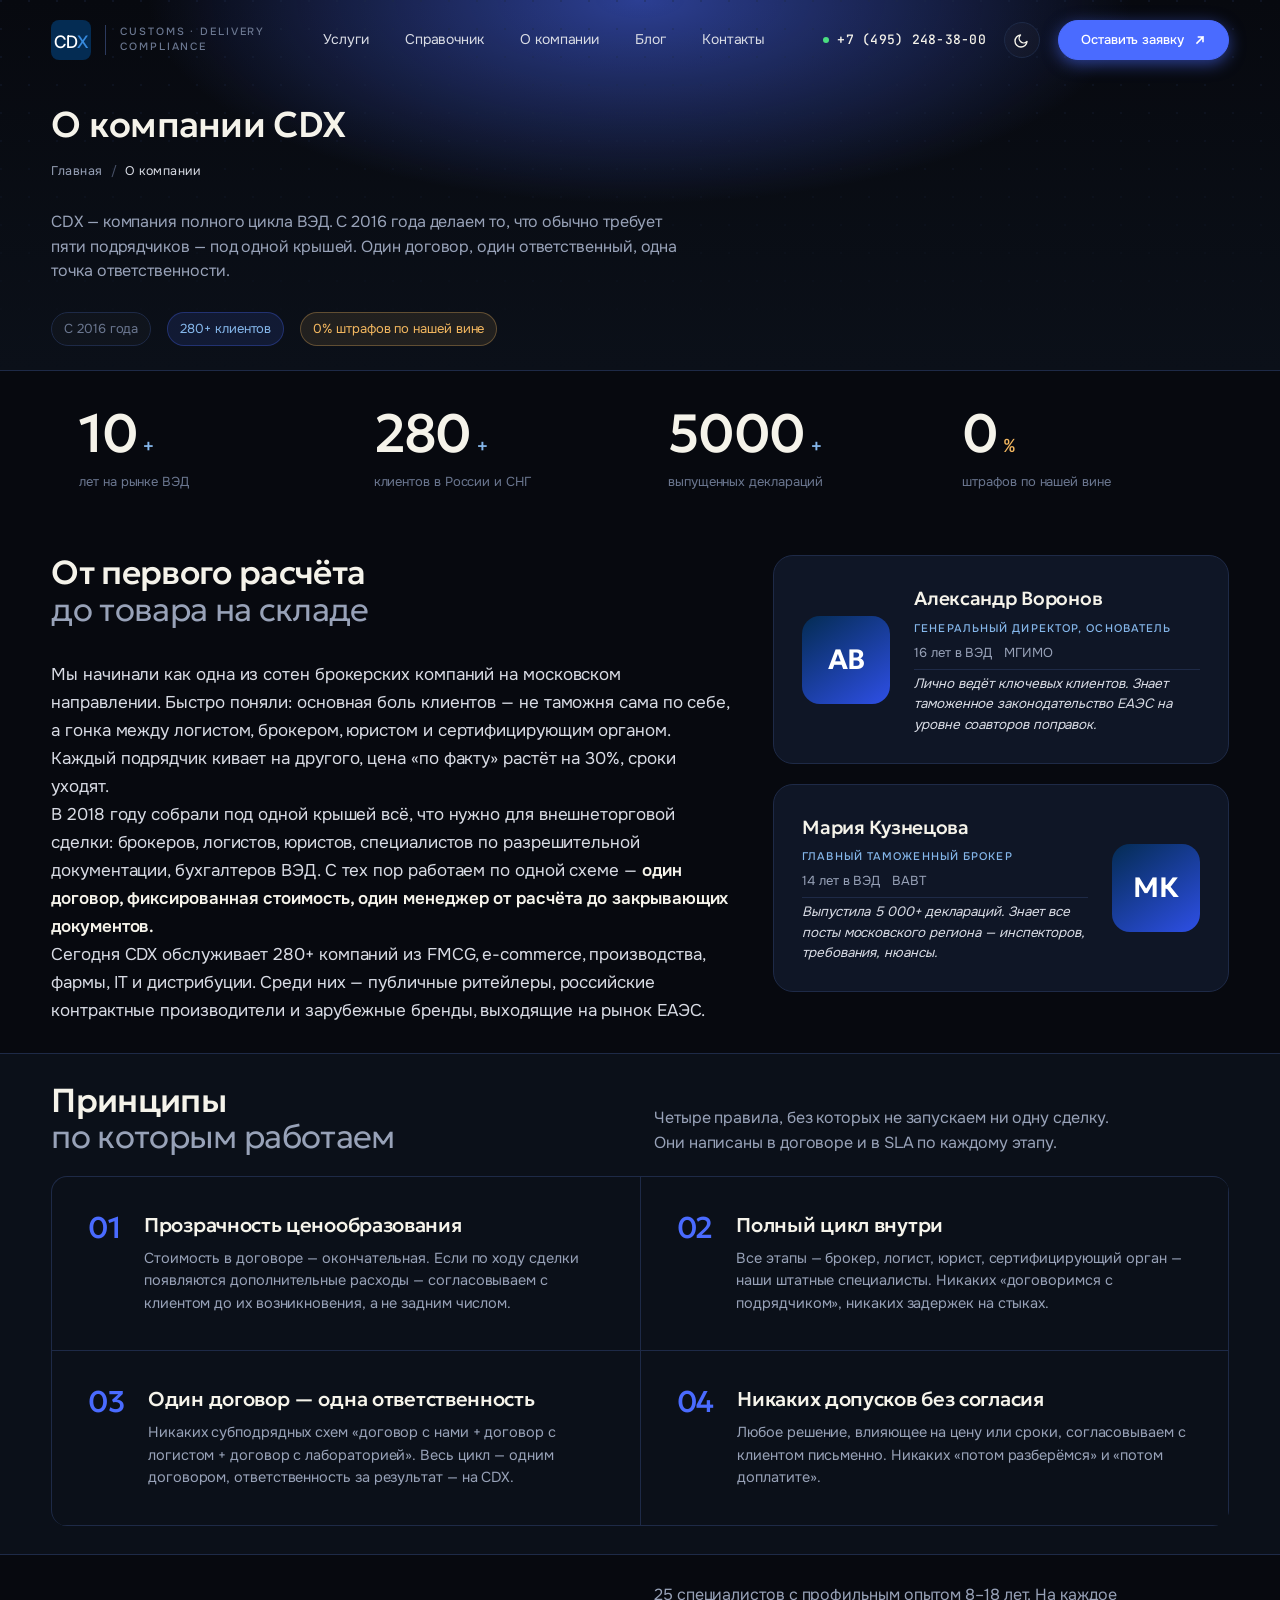
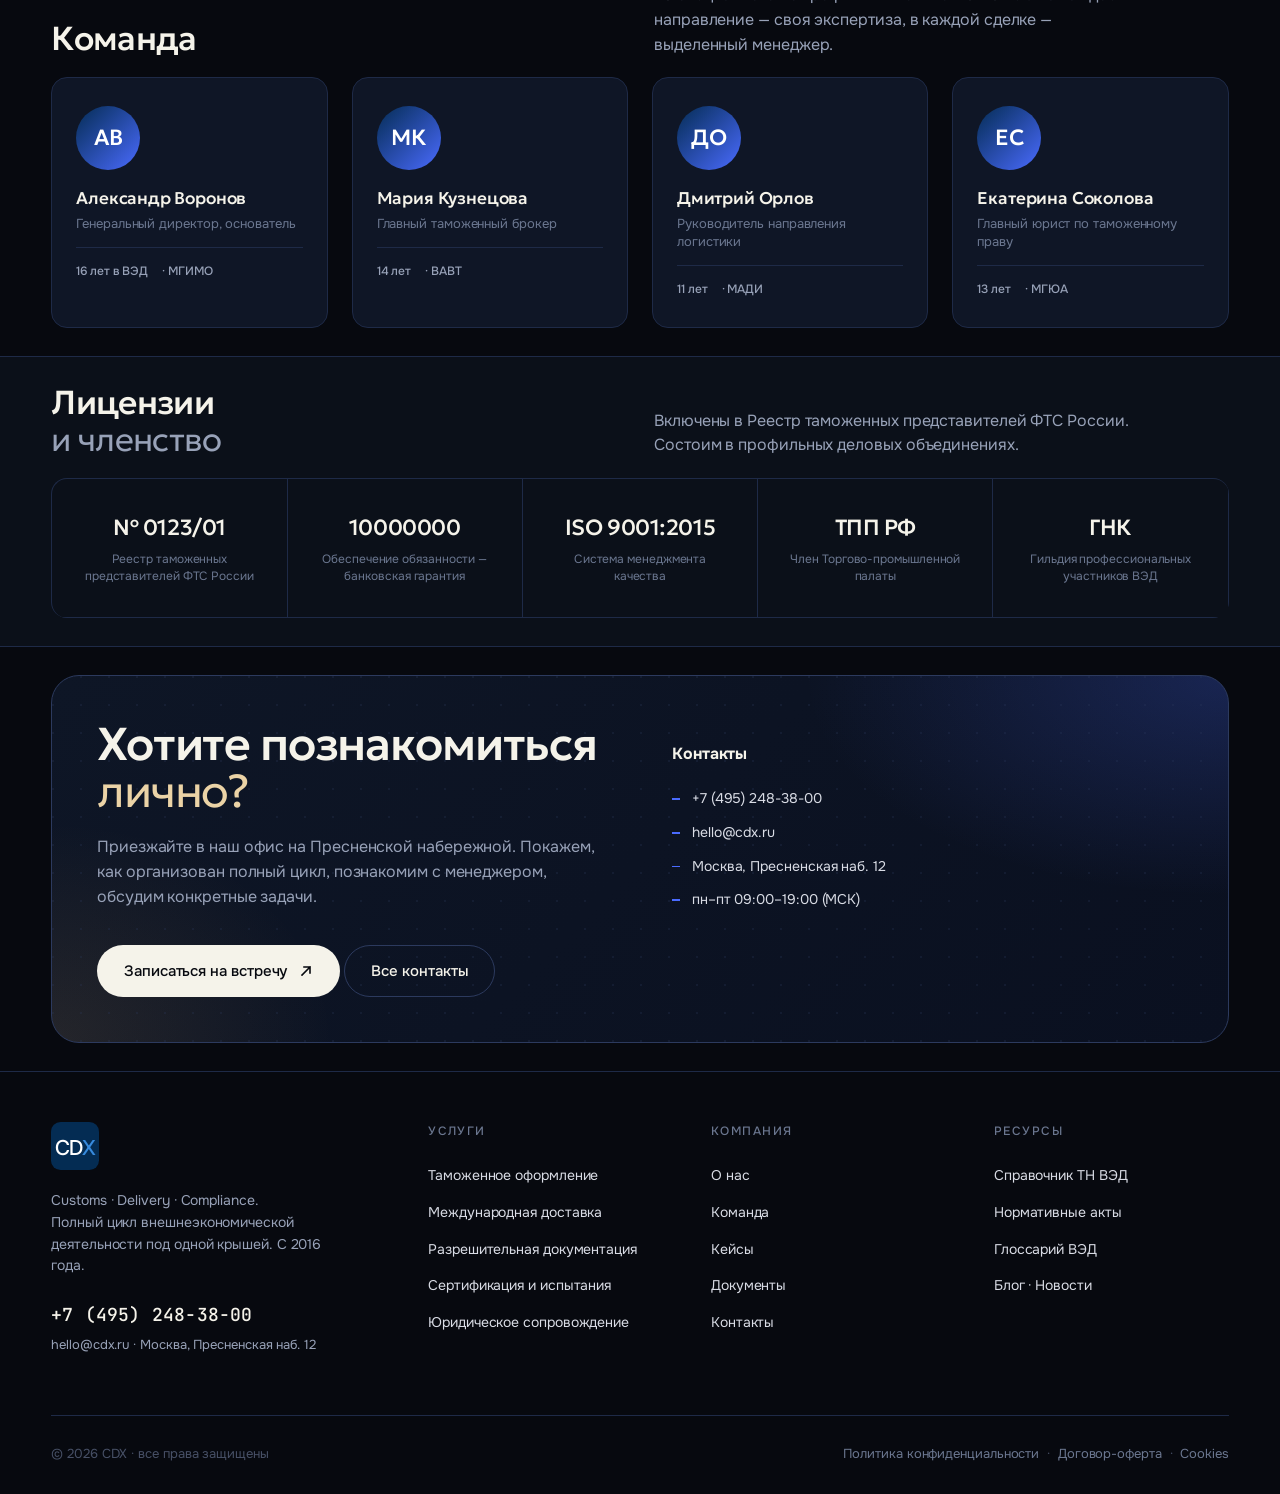
<file: about.html>
<!doctype html>
<html lang="ru">
<head>
<meta charset="utf-8" />
<meta name="viewport" content="width=device-width,initial-scale=1" />
<title>О компании CDX — Customs · Delivery · Compliance</title>
<meta name="description" content="CDX — компания полного цикла ВЭД с 2016 года. 280+ клиентов в России и СНГ, 5000+ выпущенных деклараций, 0% штрафов по нашей вине." />

<link rel="preconnect" href="https://fonts.googleapis.com" />
<link rel="preconnect" href="https://fonts.gstatic.com" crossorigin />
<link href="https://fonts.googleapis.com/css2?family=Geologica:wght@300;400;500;600;700;800&family=Onest:wght@300;400;500;600;700&family=Inter:wght@400;500;600&family=JetBrains+Mono:wght@400;500&display=swap&subset=cyrillic,cyrillic-ext,latin,latin-ext" rel="stylesheet" />
<link rel="stylesheet" href="cdx.css">

<style>
  /* About — page-specific */
  /* Specialist cards */
  .specialist-stack {
    display: flex;
    flex-direction: column;
    gap: 20px;
  }
  .specialist-card {
    display: flex;
    align-items: center;
    gap: 24px;
    padding: 28px 28px;
    background: var(--ink-elev);
    border: 1px solid var(--ink-line);
    border-radius: 20px;
    transition: border-color .3s, transform .3s var(--ease-out);
  }
  .specialist-card:hover {
    border-color: var(--ink-line-2);
    transform: translateY(-2px);
  }
  .specialist-card.flip { flex-direction: row-reverse; }
  .spec-avatar {
    flex-shrink: 0;
    width: 88px; height: 88px;
    border-radius: 18px;
    background: linear-gradient(145deg, var(--brand-navy), var(--accent-strong));
    display: grid; place-items: center;
    font-family: var(--display);
    font-weight: 600;
    font-size: 28px;
    letter-spacing: -0.02em;
    color: #fff;
  }
  .spec-info {
    display: flex;
    flex-direction: column;
    gap: 6px;
  }
  .spec-name {
    font-family: var(--display);
    font-weight: 500;
    font-size: 19px;
    letter-spacing: -0.015em;
    color: var(--fg-100);
  }
  .spec-role {
    font-family: var(--sans);
    font-weight: 500;
    font-size: 11px;
    text-transform: uppercase;
    letter-spacing: 0.1em;
    color: var(--accent-soft);
  }
  .spec-meta {
    font-size: 13px;
    color: var(--fg-300);
    display: flex; gap: 12px;
    flex-wrap: wrap;
  }
  .spec-fact {
    font-size: 13.5px;
    color: var(--fg-200);
    line-height: 1.5;
    font-style: italic;
    padding-top: 4px;
    border-top: 1px solid var(--ink-line);
  }
  @media (max-width: 680px) {
    .specialist-card, .specialist-card.flip { flex-direction: column; text-align: center; }
    .spec-meta { justify-content: center; }
  }

  /* Licenses strip */
  .licenses-grid {
    display: grid;
    grid-template-columns: repeat(5, 1fr);
    gap: 0;
    border-left: 1px solid var(--ink-line);
    border-top: 1px solid var(--ink-line);
    border-radius: 16px;
    overflow: hidden;
  }
  .lic {
    padding: 32px 24px;
    border-right: 1px solid var(--ink-line);
    border-bottom: 1px solid var(--ink-line);
    text-align: center;
    color: var(--fg-300);
    transition: color .3s;
  }
  .lic:hover { color: var(--fg-100); }
  .lic-num {
    font-family: var(--display);
    font-weight: 500;
    font-size: 22px;
    letter-spacing: -0.02em;
    color: var(--fg-100);
    margin-bottom: 6px;
  }
  .lic-label {
    font-size: 12px;
    color: var(--fg-400);
    line-height: 1.4;
  }
  @media (max-width: 1100px) {
    .licenses-grid { grid-template-columns: repeat(3, 1fr); }
  }
  @media (max-width: 680px) {
    .licenses-grid { grid-template-columns: repeat(2, 1fr); }
  }
</style>
</head>
<body>

<!-- NAV -->
<nav class="nav" id="nav">
  <div class="container nav-inner">
    <a href="index.html" class="brand">
      <span class="brand-mono">
        <svg viewBox="0 0 200 200" aria-hidden="true">
          <rect x="0" y="0" width="200" height="200" rx="40" fill="#042C53"/>
          <text x="100" y="138" font-family="Inter, -apple-system, sans-serif" font-weight="500" font-size="86" letter-spacing="-3" fill="#FFFFFF" text-anchor="middle">CD<tspan fill="#378ADD">X</tspan></text>
        </svg>
      </span>
      <span class="brand-suffix">Customs · Delivery<br>Compliance</span>
    </a>

    <div class="nav-links">
      <a href="services.html">Услуги</a>
      <a href="reference.html">Справочник</a>
      <a href="about.html">О компании</a>
      <a href="blog.html">Блог</a>
      <a href="contacts.html">Контакты</a>
    </div>

    <div class="nav-right">
      <a href="tel:+74952483800" class="nav-phone">
        <span class="pulse"></span>
        +7 (495) 248-38-00
      </a>
      <button class="theme-toggle" id="themeToggle" aria-label="Сменить тему">
        <svg class="ico-moon" width="16" height="16" viewBox="0 0 16 16" fill="none">
          <path d="M13 9.5 A6 6 0 1 1 6.5 3 A4.5 4.5 0 0 0 13 9.5 Z" stroke="currentColor" stroke-width="1.4" stroke-linejoin="round"/>
        </svg>
        <svg class="ico-sun" width="16" height="16" viewBox="0 0 16 16" fill="none">
          <circle cx="8" cy="8" r="3.2" stroke="currentColor" stroke-width="1.4"/>
          <path d="M8 1.5 V3 M8 13 V14.5 M1.5 8 H3 M13 8 H14.5 M3.5 3.5 L4.5 4.5 M11.5 11.5 L12.5 12.5 M3.5 12.5 L4.5 11.5 M11.5 4.5 L12.5 3.5" stroke="currentColor" stroke-width="1.4" stroke-linecap="round"/>
        </svg>
      </button>
      <a href="contacts.html" class="btn-cta">
        <span>Оставить заявку</span>
        <svg class="arrow" width="12" height="12" viewBox="0 0 12 12" fill="none">
          <path d="M3 9 L9 3 M9 3 H4.5 M9 3 V7.5" stroke="currentColor" stroke-width="1.6" stroke-linecap="square"/>
        </svg>
      </a>
    </div>
  </div>
</nav>

<!-- PAGE HEAD -->
<section class="page-head">
  <div class="container">
    <h1 class="page-title reveal">О компании CDX</h1>
    <nav class="breadcrumbs reveal">
      <a href="index.html">Главная</a>
      <span class="sep">/</span>
      <span class="current">О компании</span>
    </nav>

    <p class="page-lede reveal">
      CDX — компания полного цикла ВЭД. С 2016 года делаем то, что обычно требует пяти подрядчиков — под одной крышей. Один договор, один ответственный, одна точка ответственности.
    </p>
    <div class="page-meta reveal">
      <span class="chip">С 2016 года</span>
      <span class="chip accent">280+ клиентов</span>
      <span class="chip warm">0% штрафов по нашей вине</span>
    </div>
  </div>
</section>

<!-- STATS STRIP -->
<section class="container">
  <div class="stats-strip reveal">
    <div class="stat">
      <div class="stat-value">10<span class="suffix">+</span></div>
      <div class="stat-label">лет на рынке ВЭД</div>
    </div>
    <div class="stat">
      <div class="stat-value">280<span class="suffix">+</span></div>
      <div class="stat-label">клиентов в России и СНГ</div>
    </div>
    <div class="stat">
      <div class="stat-value">5000<span class="suffix">+</span></div>
      <div class="stat-label">выпущенных деклараций</div>
    </div>
    <div class="stat">
      <div class="stat-value">0<span class="suffix warm">%</span></div>
      <div class="stat-label">штрафов по нашей вине</div>
    </div>
  </div>
</section>

<!-- STORY -->
<section class="section">
  <div class="container">
    <div class="split-2-narrow reveal">
      <div>
        <h2 class="h-section" style="margin-bottom:32px">
          От первого расчёта<br><span class="soft">до товара на складе</span>
        </h2>
        <div class="prose">
          <p>Мы начинали как одна из сотен брокерских компаний на московском направлении. Быстро поняли: основная боль клиентов — не таможня сама по себе, а гонка между логистом, брокером, юристом и сертифицирующим органом. Каждый подрядчик кивает на другого, цена «по факту» растёт на 30%, сроки уходят.</p>
          <p>В 2018 году собрали под одной крышей всё, что нужно для внешнеторговой сделки: брокеров, логистов, юристов, специалистов по разрешительной документации, бухгалтеров ВЭД. С тех пор работаем по одной схеме — <strong>один договор, фиксированная стоимость, один менеджер от расчёта до закрывающих документов.</strong></p>
          <p>Сегодня CDX обслуживает 280+ компаний из FMCG, e-commerce, производства, фармы, IT и дистрибуции. Среди них — публичные ритейлеры, российские контрактные производители и зарубежные бренды, выходящие на рынок ЕАЭС.</p>
        </div>
      </div>

      <div class="specialist-stack">
        <div class="specialist-card">
          <div class="spec-avatar">АВ</div>
          <div class="spec-info">
            <div class="spec-name">Александр Воронов</div>
            <div class="spec-role">Генеральный директор, основатель</div>
            <div class="spec-meta">
              <span>16 лет в ВЭД</span>
              <span>МГИМО</span>
            </div>
            <div class="spec-fact">Лично ведёт ключевых клиентов. Знает таможенное законодательство ЕАЭС на уровне соавторов поправок.</div>
          </div>
        </div>
        <div class="specialist-card flip">
          <div class="spec-avatar">МК</div>
          <div class="spec-info">
            <div class="spec-name">Мария Кузнецова</div>
            <div class="spec-role">Главный таможенный брокер</div>
            <div class="spec-meta">
              <span>14 лет в ВЭД</span>
              <span>ВАВТ</span>
            </div>
            <div class="spec-fact">Выпустила 5 000+ деклараций. Знает все посты московского региона — инспекторов, требования, нюансы.</div>
          </div>
        </div>
      </div>
    </div>
  </div>
</section>

<!-- PRINCIPLES -->
<section class="section" style="background:var(--ink-bg-2); border-top: 1px solid var(--ink-line); border-bottom: 1px solid var(--ink-line);">
  <div class="container">
    <div class="section-head reveal">
      <div>
        <h2 class="h-section">Принципы<br><span class="soft">по которым работаем</span></h2>
      </div>
      <div class="right">
        Четыре правила, без которых не запускаем ни одну сделку. Они написаны в договоре и в SLA по каждому этапу.
      </div>
    </div>

    <div class="principles reveal">
      <div class="principle">
        <div class="principle-num">01</div>
        <div>
          <h3>Прозрачность ценообразования</h3>
          <p>Стоимость в договоре — окончательная. Если по ходу сделки появляются дополнительные расходы — согласовываем с клиентом до их возникновения, а не задним числом.</p>
        </div>
      </div>
      <div class="principle">
        <div class="principle-num">02</div>
        <div>
          <h3>Полный цикл внутри</h3>
          <p>Все этапы — брокер, логист, юрист, сертифицирующий орган — наши штатные специалисты. Никаких «договоримся с подрядчиком», никаких задержек на стыках.</p>
        </div>
      </div>
      <div class="principle">
        <div class="principle-num">03</div>
        <div>
          <h3>Один договор — одна ответственность</h3>
          <p>Никаких субподрядных схем «договор с нами + договор с логистом + договор с лабораторией». Весь цикл — одним договором, ответственность за результат — на CDX.</p>
        </div>
      </div>
      <div class="principle">
        <div class="principle-num">04</div>
        <div>
          <h3>Никаких допусков без согласия</h3>
          <p>Любое решение, влияющее на цену или сроки, согласовываем с клиентом письменно. Никаких «потом разберёмся» и «потом доплатите».</p>
        </div>
      </div>
    </div>
  </div>
</section>

<!-- TEAM -->
<section class="section">
  <div class="container">
    <div class="section-head reveal">
      <div>
        <h2 class="h-section">Команда</h2>
      </div>
      <div class="right">
        25 специалистов с профильным опытом 8–18 лет. На каждое направление — своя экспертиза, в каждой сделке — выделенный менеджер.
      </div>
    </div>

    <div class="team-grid reveal">
      <div class="team-card">
        <div class="team-avatar">АВ</div>
        <h3 class="team-name">Александр Воронов</h3>
        <p class="team-role">Генеральный директор, основатель</p>
        <div class="team-meta">
          <span>16 лет в ВЭД</span>
          <span>· МГИМО</span>
        </div>
      </div>
      <div class="team-card">
        <div class="team-avatar">МК</div>
        <h3 class="team-name">Мария Кузнецова</h3>
        <p class="team-role">Главный таможенный брокер</p>
        <div class="team-meta">
          <span>14 лет</span>
          <span>· ВАВТ</span>
        </div>
      </div>
      <div class="team-card">
        <div class="team-avatar">ДО</div>
        <h3 class="team-name">Дмитрий Орлов</h3>
        <p class="team-role">Руководитель направления логистики</p>
        <div class="team-meta">
          <span>11 лет</span>
          <span>· МАДИ</span>
        </div>
      </div>
      <div class="team-card">
        <div class="team-avatar">ЕС</div>
        <h3 class="team-name">Екатерина Соколова</h3>
        <p class="team-role">Главный юрист по таможенному праву</p>
        <div class="team-meta">
          <span>13 лет</span>
          <span>· МГЮА</span>
        </div>
      </div>
    </div>
  </div>
</section>

<!-- LICENSES / MEMBERSHIPS -->
<section class="section" style="background:var(--ink-bg-2); border-top: 1px solid var(--ink-line); border-bottom: 1px solid var(--ink-line);">
  <div class="container">
    <div class="section-head reveal">
      <div>
        <h2 class="h-section">Лицензии<br><span class="soft">и членство</span></h2>
      </div>
      <div class="right">
        Включены в Реестр таможенных представителей ФТС России. Состоим в профильных деловых объединениях.
      </div>
    </div>

    <div class="licenses-grid reveal">
      <div class="lic">
        <div class="lic-num">№ 0123/01</div>
        <div class="lic-label">Реестр таможенных представителей ФТС России</div>
      </div>
      <div class="lic">
        <div class="lic-num">10000000</div>
        <div class="lic-label">Обеспечение обязанности — банковская гарантия</div>
      </div>
      <div class="lic">
        <div class="lic-num">ISO 9001:2015</div>
        <div class="lic-label">Система менеджмента качества</div>
      </div>
      <div class="lic">
        <div class="lic-num">ТПП РФ</div>
        <div class="lic-label">Член Торгово-промышленной палаты</div>
      </div>
      <div class="lic">
        <div class="lic-num">ГНК</div>
        <div class="lic-label">Гильдия профессиональных участников ВЭД</div>
      </div>
    </div>
  </div>
</section>

<!-- CTA -->
<section class="section cta" id="contact">
  <div class="container">
    <div class="cta-inner reveal">
      <div class="cta-text">
        <h2 class="cta-headline">
          Хотите познакомиться<br><span class="soft">лично?</span>
        </h2>
        <p class="cta-sub">
          Приезжайте в наш офис на Пресненской набережной. Покажем, как организован полный цикл, познакомим с менеджером, обсудим конкретные задачи.
        </p>
        <div class="cta-actions">
          <a href="contacts.html" class="btn btn-primary">
            <span>Записаться на встречу</span>
            <svg class="arrow" width="14" height="14" viewBox="0 0 14 14" fill="none">
              <path d="M3 11 L11 3 M11 3 H5 M11 3 V9" stroke="currentColor" stroke-width="1.6" stroke-linecap="square"/>
            </svg>
          </a>
          <a href="contacts.html" class="btn btn-ghost">Все контакты</a>
        </div>
      </div>

      <div class="cta-card">
        <h4>Контакты</h4>
        <ul class="cta-list">
          <li>
            
            +7 (495) 248-38-00
          </li>
          <li>
            
            hello@cdx.ru
          </li>
          <li>
            
            Москва, Пресненская наб. 12
          </li>
          <li>
            
            пн–пт 09:00–19:00 (МСК)
          </li>
        </ul>
      </div>
    </div>
  </div>
</section>

<!-- FOOTER -->
<footer class="footer">
  <div class="container">
    <div class="footer-top">
      <div class="footer-brand-block">
        <a href="index.html" class="brand">
          <span class="brand-mono">
            <svg viewBox="0 0 200 200" aria-hidden="true" style="width:48px;height:48px">
              <rect x="0" y="0" width="200" height="200" rx="40" fill="#042C53"/>
              <text x="100" y="138" font-family="Inter, -apple-system, sans-serif" font-weight="500" font-size="86" letter-spacing="-3" fill="#FFFFFF" text-anchor="middle">CD<tspan fill="#378ADD">X</tspan></text>
            </svg>
          </span>
        </a>
        <p class="footer-tag">
          Customs · Delivery · Compliance.<br>
          Полный цикл внешнеэкономической деятельности под одной крышей. С 2016 года.
        </p>
        <div class="footer-contacts">
          <div class="footer-phone">+7 (495) 248-38-00</div>
          <div class="footer-contacts-row">hello@cdx.ru · Москва, Пресненская наб. 12</div>
        </div>
      </div>

      <div class="footer-col">
        <h5>Услуги</h5>
        <ul>
          <li><a href="service-hub.html">Таможенное оформление</a></li>
          <li><a href="service-hub.html">Международная доставка</a></li>
          <li><a href="service-hub.html">Разрешительная документация</a></li>
          <li><a href="service-hub.html">Сертификация и испытания</a></li>
          <li><a href="service-hub.html">Юридическое сопровождение</a></li>
        </ul>
      </div>

      <div class="footer-col">
        <h5>Компания</h5>
        <ul>
          <li><a href="about.html">О нас</a></li>
          <li><a href="about.html">Команда</a></li>
          <li><a href="article.html">Кейсы</a></li>
          <li><a href="npa.html">Документы</a></li>
          <li><a href="contacts.html">Контакты</a></li>
        </ul>
      </div>

      <div class="footer-col">
        <h5>Ресурсы</h5>
        <ul>
          <li><a href="reference.html">Справочник ТН ВЭД</a></li>
          <li><a href="npa.html">Нормативные акты</a></li>
          <li><a href="reference.html">Глоссарий ВЭД</a></li>
          <li><a href="article.html">Блог · Новости</a></li>
        </ul>
      </div>
    </div>

    <div class="footer-bottom">
      <span>© 2026 CDX · все права защищены</span>
      <span>
        <a href="#">Политика конфиденциальности</a> &nbsp;·&nbsp;
        <a href="#">Договор-оферта</a> &nbsp;·&nbsp;
        <a href="#">Cookies</a>
      </span>
    </div>
  </div>
</footer>

<script>
  // Sticky nav
  const nav = document.getElementById('nav');
  const onScroll = () => nav.classList.toggle('scrolled', window.scrollY > 24);
  window.addEventListener('scroll', onScroll, { passive: true });
  onScroll();

  // Reveal on scroll
  const io = new IntersectionObserver((entries) => {
    entries.forEach((e) => {
      if (e.isIntersecting) {
        e.target.classList.add('in');
        io.unobserve(e.target);
      }
    });
  }, { threshold: 0.15, rootMargin: '0px 0px -60px 0px' });
  document.querySelectorAll('.reveal').forEach((el) => io.observe(el));

  // Theme toggle
  const root = document.documentElement;
  const stored = localStorage.getItem('cdx-theme');
  if (stored === 'light') root.setAttribute('data-theme', 'light');

  document.getElementById('themeToggle').addEventListener('click', () => {
    const isLight = root.getAttribute('data-theme') === 'light';
    if (isLight) {
      root.removeAttribute('data-theme');
      localStorage.setItem('cdx-theme', 'dark');
    } else {
      root.setAttribute('data-theme', 'light');
      localStorage.setItem('cdx-theme', 'light');
    }
  });
</script>

</body>
</html>
</file>
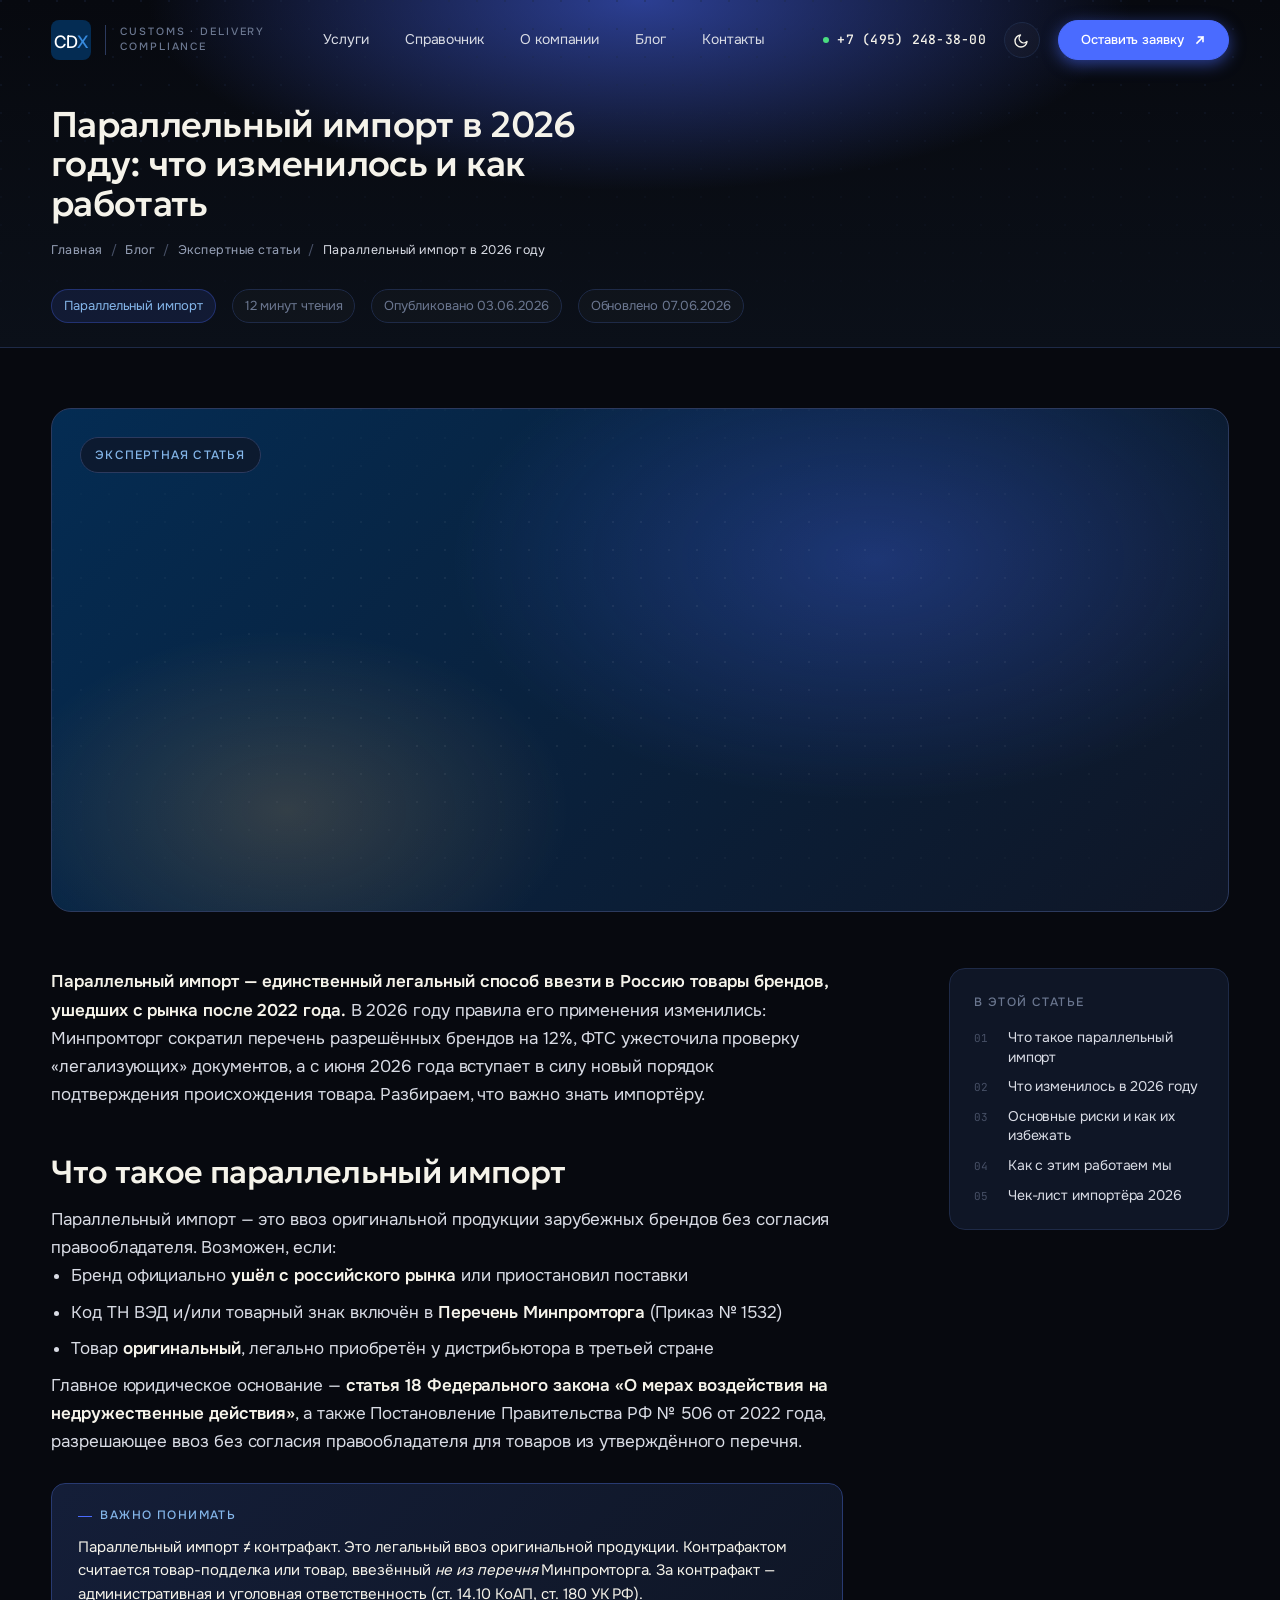
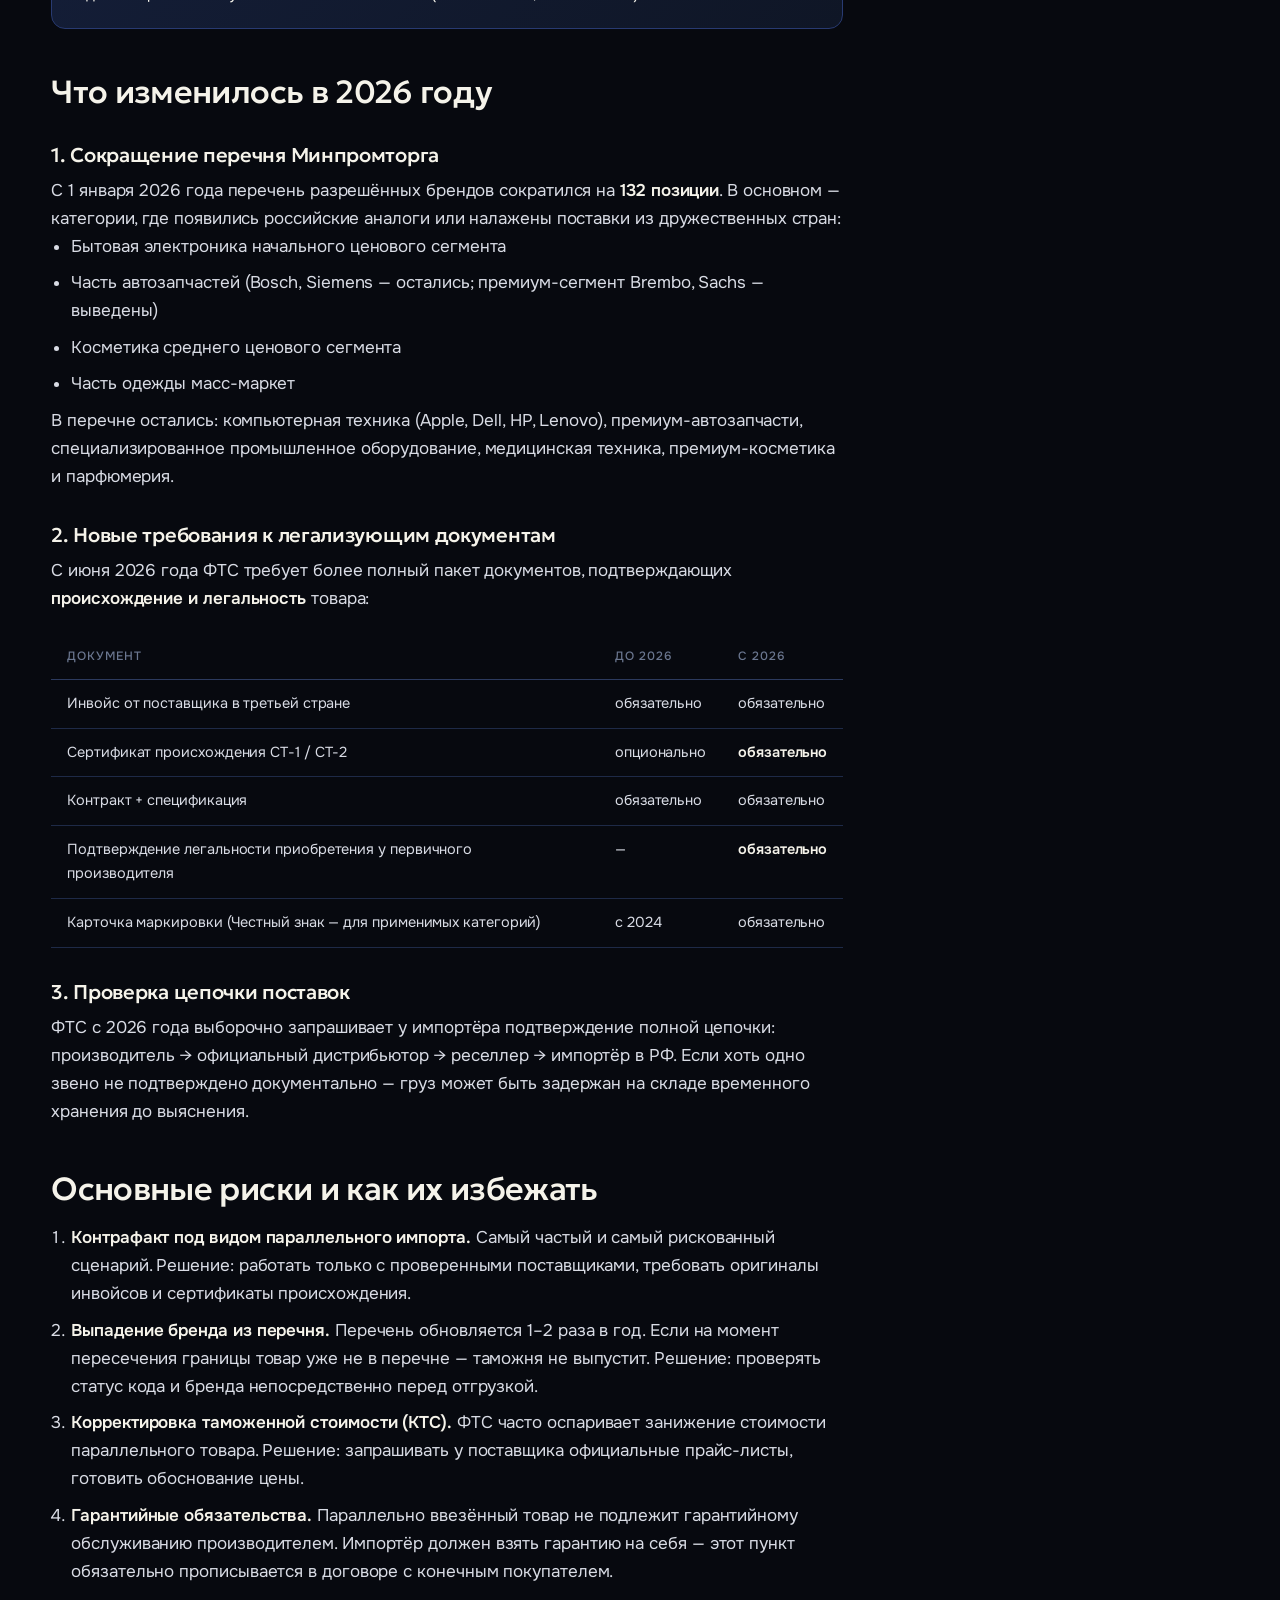
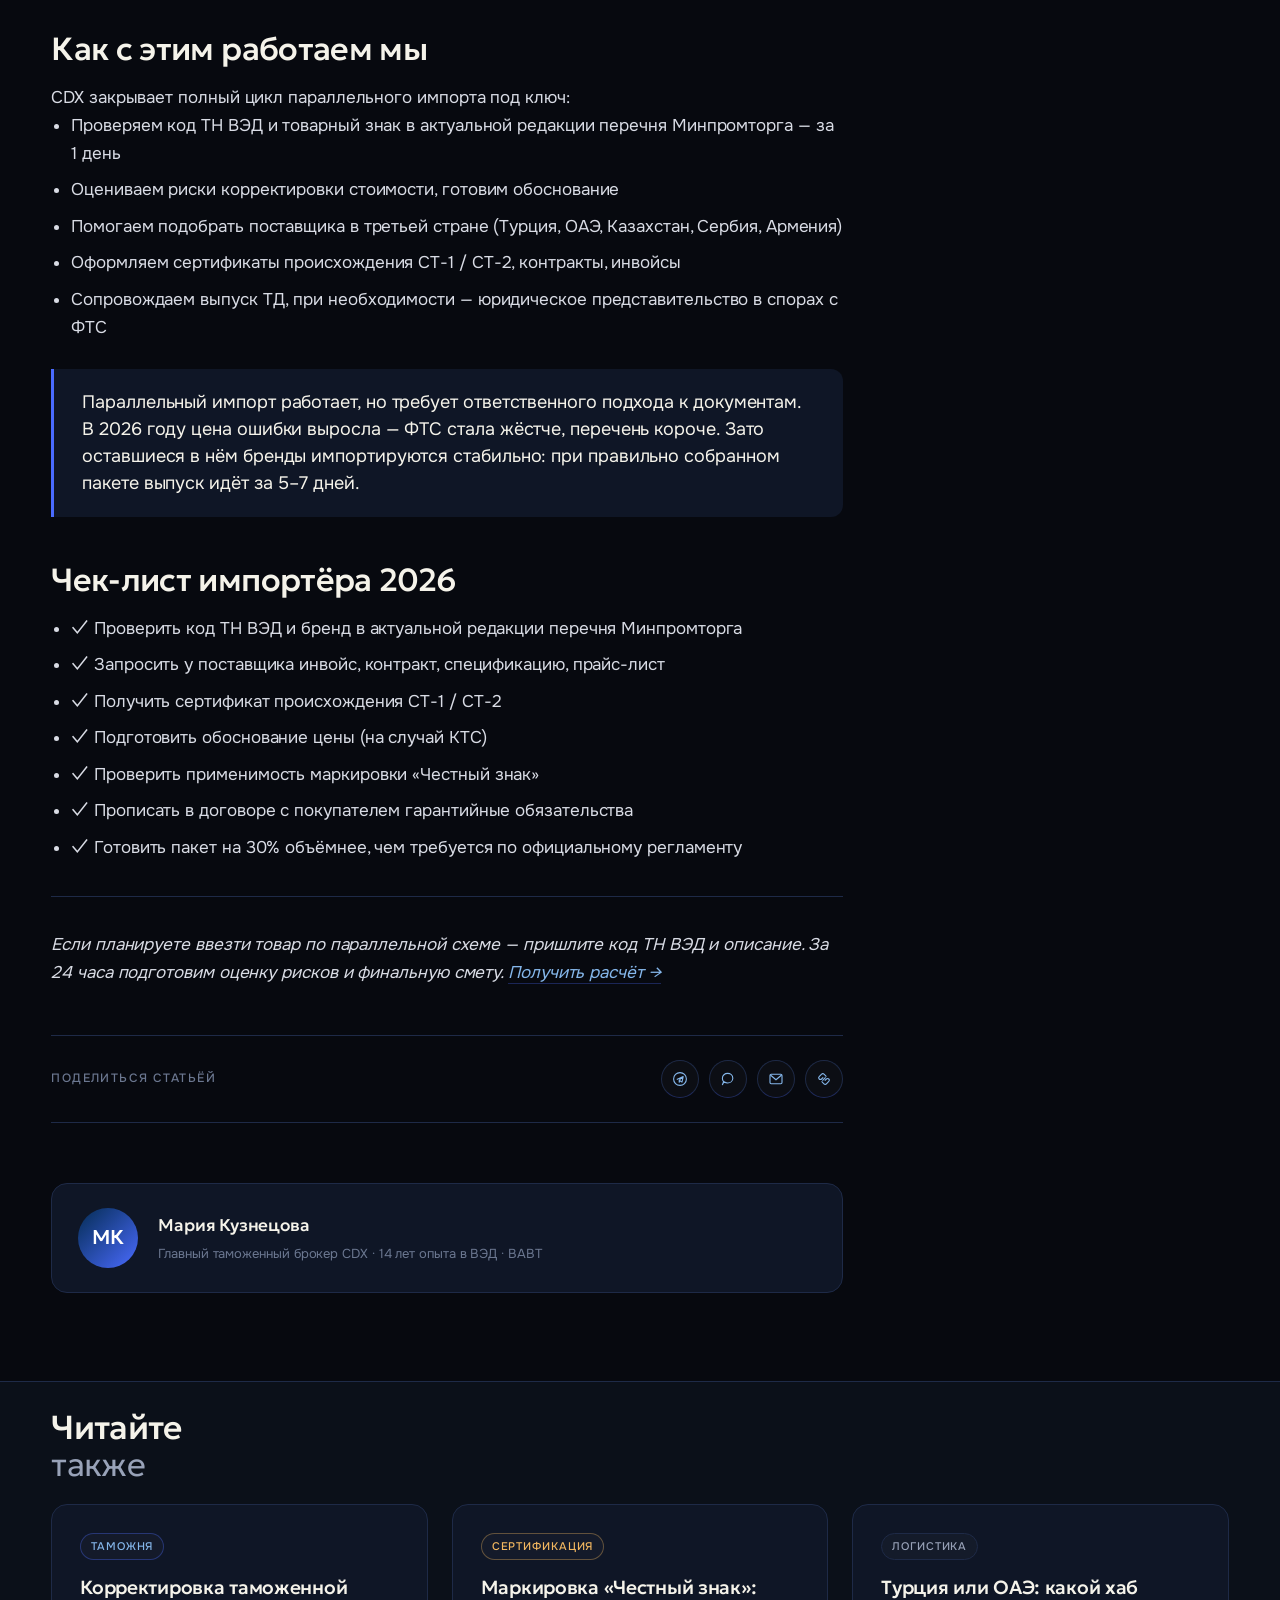
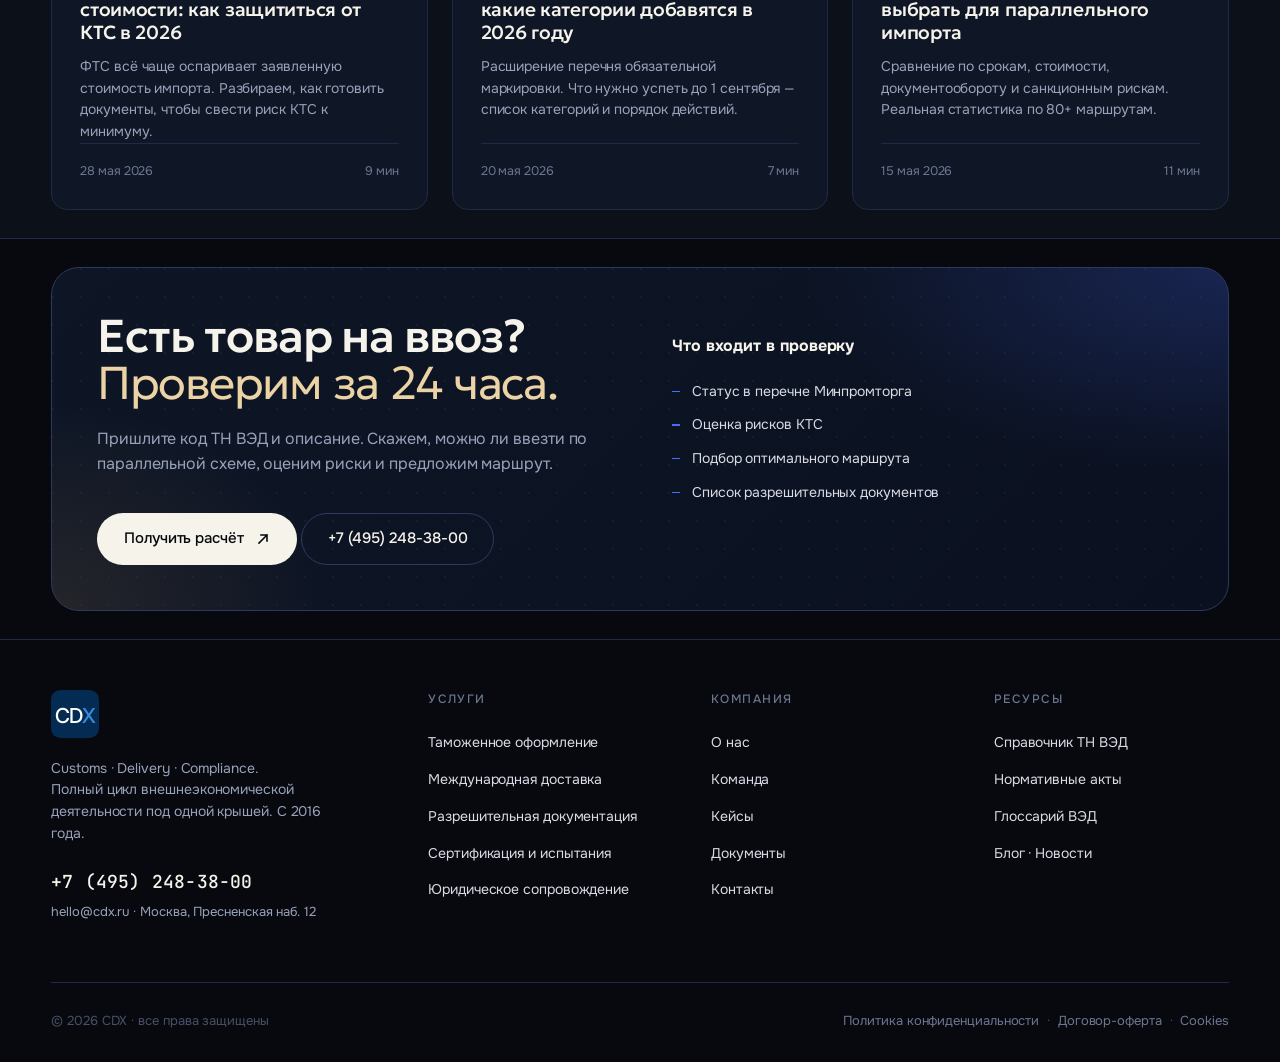
<file: article.html>
<!doctype html>
<html lang="ru">
<head>
<meta charset="utf-8" />
<meta name="viewport" content="width=device-width,initial-scale=1" />
<title>Параллельный импорт в 2026 году: что изменилось и как работать — Блог CDX</title>
<meta name="description" content="Разбираем новые правила параллельного импорта на 2026 год: какие коды ТН ВЭД остались в перечне Минпромторга, как оформлять документы, какие риски учитывать." />

<link rel="preconnect" href="https://fonts.googleapis.com" />
<link rel="preconnect" href="https://fonts.gstatic.com" crossorigin />
<link href="https://fonts.googleapis.com/css2?family=Geologica:wght@300;400;500;600;700;800&family=Onest:wght@300;400;500;600;700&family=Inter:wght@400;500;600&family=JetBrains+Mono:wght@400;500&display=swap&subset=cyrillic,cyrillic-ext,latin,latin-ext" rel="stylesheet" />
<link rel="stylesheet" href="cdx.css">

<style>
  .article-layout {
    display: grid;
    grid-template-columns: 1fr 280px;
    gap: clamp(40px, 5vw, 80px);
    align-items: start;
  }
  @media (max-width: 1100px) {
    .article-layout { grid-template-columns: 1fr; }
    .toc { position: static; }
  }

  /* Featured image */
  .article-hero {
    aspect-ratio: 21/9;
    border-radius: 20px;
    background:
      radial-gradient(60% 80% at 70% 30%, color-mix(in oklab, var(--accent) 30%, transparent) 0%, transparent 60%),
      radial-gradient(40% 60% at 20% 80%, color-mix(in oklab, var(--warm) 18%, transparent) 0%, transparent 60%),
      linear-gradient(135deg, var(--brand-navy) 0%, var(--ink-elev) 100%);
    border: 1px solid var(--ink-line-2);
    margin-bottom: 56px;
    position: relative;
    overflow: hidden;
  }
  .article-hero::before {
    content: "";
    position: absolute; inset: 0;
    background-image: radial-gradient(circle at 1px 1px, rgba(255,255,255,0.06) 1px, transparent 0);
    background-size: 28px 28px;
    mask-image: radial-gradient(ellipse 90% 80% at 50% 50%, black 30%, transparent 80%);
  }
  .article-hero-tag {
    position: absolute;
    top: 28px; left: 28px;
    padding: 8px 14px;
    background: rgba(15, 22, 38, 0.75);
    backdrop-filter: blur(10px);
    border: 1px solid var(--ink-line-2);
    border-radius: 999px;
    font-family: var(--sans);
    font-weight: 500;
    font-size: 12px;
    color: var(--accent-soft);
    text-transform: uppercase;
    letter-spacing: 0.1em;
  }

  /* Author card */
  .author-card {
    display: flex;
    gap: 20px;
    align-items: center;
    padding: 24px 26px;
    background: var(--ink-elev);
    border: 1px solid var(--ink-line);
    border-radius: 16px;
    margin: 60px 0;
  }
  .author-avatar {
    width: 60px; height: 60px;
    border-radius: 50%;
    background: linear-gradient(135deg, var(--brand-navy) 0%, var(--accent) 100%);
    display: grid; place-items: center;
    font-family: var(--display);
    font-weight: 500;
    font-size: 20px;
    color: #fff;
    flex-shrink: 0;
  }
  .author-name {
    font-family: var(--display);
    font-weight: 500;
    font-size: 17px;
    color: var(--fg-100);
    letter-spacing: -0.01em;
    margin: 0 0 4px;
  }
  .author-role { font-size: 13px; color: var(--fg-400); margin: 0; }

  /* Share strip */
  .share-strip {
    margin: 48px 0 0;
    padding: 24px 0;
    border-top: 1px solid var(--ink-line);
    border-bottom: 1px solid var(--ink-line);
    display: flex; align-items: center; justify-content: space-between;
    flex-wrap: wrap;
    gap: 16px;
  }
  .share-label {
    font-family: var(--sans);
    font-weight: 500;
    font-size: 12px;
    text-transform: uppercase;
    letter-spacing: 0.12em;
    color: var(--fg-400);
  }
  .share-actions { display: flex; gap: 10px; }
  .share-btn {
    width: 38px; height: 38px;
    border-radius: 999px;
    background: rgba(127,127,127,0.05);
    border: 1px solid var(--ink-line);
    display: grid; place-items: center;
    color: var(--fg-200);
    transition: all .3s;
  }
  .share-btn:hover { background: var(--accent); border-color: var(--accent); color: #fff; }
</style>
</head>
<body>

<!-- NAV -->
<nav class="nav" id="nav">
  <div class="container nav-inner">
    <a href="index.html" class="brand">
      <span class="brand-mono">
        <svg viewBox="0 0 200 200" aria-hidden="true">
          <rect x="0" y="0" width="200" height="200" rx="40" fill="#042C53"/>
          <text x="100" y="138" font-family="Inter, -apple-system, sans-serif" font-weight="500" font-size="86" letter-spacing="-3" fill="#FFFFFF" text-anchor="middle">CD<tspan fill="#378ADD">X</tspan></text>
        </svg>
      </span>
      <span class="brand-suffix">Customs · Delivery<br>Compliance</span>
    </a>
    <div class="nav-links">
      <a href="services.html">Услуги</a>
      <a href="reference.html">Справочник</a>
      <a href="about.html">О компании</a>
      <a href="blog.html">Блог</a>
      <a href="contacts.html">Контакты</a>
    </div>
    <div class="nav-right">
      <a href="tel:+74952483800" class="nav-phone"><span class="pulse"></span>+7 (495) 248-38-00</a>
      <button class="theme-toggle" id="themeToggle" aria-label="Сменить тему">
        <svg class="ico-moon" width="16" height="16" viewBox="0 0 16 16" fill="none">
          <path d="M13 9.5 A6 6 0 1 1 6.5 3 A4.5 4.5 0 0 0 13 9.5 Z" stroke="currentColor" stroke-width="1.4" stroke-linejoin="round"/>
        </svg>
        <svg class="ico-sun" width="16" height="16" viewBox="0 0 16 16" fill="none">
          <circle cx="8" cy="8" r="3.2" stroke="currentColor" stroke-width="1.4"/>
          <path d="M8 1.5 V3 M8 13 V14.5 M1.5 8 H3 M13 8 H14.5 M3.5 3.5 L4.5 4.5 M11.5 11.5 L12.5 12.5 M3.5 12.5 L4.5 11.5 M11.5 4.5 L12.5 3.5" stroke="currentColor" stroke-width="1.4" stroke-linecap="round"/>
        </svg>
      </button>
      <a href="#cta" class="btn-cta">
        <span>Оставить заявку</span>
        <svg class="arrow" width="12" height="12" viewBox="0 0 12 12" fill="none"><path d="M3 9 L9 3 M9 3 H4.5 M9 3 V7.5" stroke="currentColor" stroke-width="1.6" stroke-linecap="square"/></svg>
      </a>
    </div>
  </div>
</nav>

<!-- PAGE HEAD -->
<section class="page-head">
  <div class="container">
    <h1 class="page-title reveal" style="max-width:24ch">
      Параллельный импорт в 2026 году: что изменилось и как работать
    </h1>
    <nav class="breadcrumbs reveal">
      <a href="index.html">Главная</a>
      <span class="sep">/</span>
      <a href="blog.html">Блог</a>
      <span class="sep">/</span>
      <a href="blog.html">Экспертные статьи</a>
      <span class="sep">/</span>
      <span class="current">Параллельный импорт в 2026 году</span>
    </nav>
    <div class="page-meta reveal">
      <span class="chip accent">Параллельный импорт</span>
      <span class="chip">12 минут чтения</span>
      <span class="chip">Опубликовано 03.06.2026</span>
      <span class="chip">Обновлено 07.06.2026</span>
    </div>
  </div>
</section>

<!-- ARTICLE BODY -->
<section class="section" style="padding-top: 60px;">
  <div class="container">

    <div class="article-hero reveal">
      <span class="article-hero-tag">Экспертная статья</span>
    </div>

    <div class="article-layout">

      <article class="prose reveal">
        <p><strong>Параллельный импорт — единственный легальный способ ввезти в Россию товары брендов, ушедших с рынка после 2022 года.</strong> В 2026 году правила его применения изменились: Минпромторг сократил перечень разрешённых брендов на 12%, ФТС ужесточила проверку «легализующих» документов, а с июня 2026 года вступает в силу новый порядок подтверждения происхождения товара. Разбираем, что важно знать импортёру.</p>

        <h2 id="what-is">Что такое параллельный импорт</h2>

        <p>Параллельный импорт — это ввоз оригинальной продукции зарубежных брендов без согласия правообладателя. Возможен, если:</p>
        <ul>
          <li>Бренд официально <strong>ушёл с российского рынка</strong> или приостановил поставки</li>
          <li>Код ТН ВЭД и/или товарный знак включён в <strong>Перечень Минпромторга</strong> (Приказ № 1532)</li>
          <li>Товар <strong>оригинальный</strong>, легально приобретён у дистрибьютора в третьей стране</li>
        </ul>

        <p>Главное юридическое основание — <strong>статья 18 Федерального закона «О мерах воздействия на недружественные действия»</strong>, а также Постановление Правительства РФ № 506 от 2022 года, разрешающее ввоз без согласия правообладателя для товаров из утверждённого перечня.</p>

        <div class="callout">
          <div class="callout-title">Важно понимать</div>
          <p>Параллельный импорт ≠ контрафакт. Это легальный ввоз оригинальной продукции. Контрафактом считается товар-подделка или товар, ввезённый <em>не из перечня</em> Минпромторга. За контрафакт — административная и уголовная ответственность (ст. 14.10 КоАП, ст. 180 УК РФ).</p>
        </div>

        <h2 id="changes-2026">Что изменилось в 2026 году</h2>

        <h3>1. Сокращение перечня Минпромторга</h3>
        <p>С 1 января 2026 года перечень разрешённых брендов сократился на <strong>132 позиции</strong>. В основном — категории, где появились российские аналоги или налажены поставки из дружественных стран:</p>
        <ul>
          <li>Бытовая электроника начального ценового сегмента</li>
          <li>Часть автозапчастей (Bosch, Siemens — остались; премиум-сегмент Brembo, Sachs — выведены)</li>
          <li>Косметика среднего ценового сегмента</li>
          <li>Часть одежды масс-маркет</li>
        </ul>

        <p>В перечне остались: компьютерная техника (Apple, Dell, HP, Lenovo), премиум-автозапчасти, специализированное промышленное оборудование, медицинская техника, премиум-косметика и парфюмерия.</p>

        <h3>2. Новые требования к легализующим документам</h3>

        <p>С июня 2026 года ФТС требует более полный пакет документов, подтверждающих <strong>происхождение и легальность</strong> товара:</p>

        <table>
          <thead>
            <tr><th>Документ</th><th>До 2026</th><th>С 2026</th></tr>
          </thead>
          <tbody>
            <tr><td>Инвойс от поставщика в третьей стране</td><td>обязательно</td><td>обязательно</td></tr>
            <tr><td>Сертификат происхождения CT-1 / CT-2</td><td>опционально</td><td><strong>обязательно</strong></td></tr>
            <tr><td>Контракт + спецификация</td><td>обязательно</td><td>обязательно</td></tr>
            <tr><td>Подтверждение легальности приобретения у первичного производителя</td><td>—</td><td><strong>обязательно</strong></td></tr>
            <tr><td>Карточка маркировки (Честный знак — для применимых категорий)</td><td>с 2024</td><td>обязательно</td></tr>
          </tbody>
        </table>

        <h3>3. Проверка цепочки поставок</h3>
        <p>ФТС с 2026 года выборочно запрашивает у импортёра подтверждение полной цепочки: производитель → официальный дистрибьютор → реселлер → импортёр в РФ. Если хоть одно звено не подтверждено документально — груз может быть задержан на складе временного хранения до выяснения.</p>

        <h2 id="risks">Основные риски и как их избежать</h2>

        <ol>
          <li><strong>Контрафакт под видом параллельного импорта.</strong> Самый частый и самый рискованный сценарий. Решение: работать только с проверенными поставщиками, требовать оригиналы инвойсов и сертификаты происхождения.</li>
          <li><strong>Выпадение бренда из перечня.</strong> Перечень обновляется 1–2 раза в год. Если на момент пересечения границы товар уже не в перечне — таможня не выпустит. Решение: проверять статус кода и бренда непосредственно перед отгрузкой.</li>
          <li><strong>Корректировка таможенной стоимости (КТС).</strong> ФТС часто оспаривает занижение стоимости параллельного товара. Решение: запрашивать у поставщика официальные прайс-листы, готовить обоснование цены.</li>
          <li><strong>Гарантийные обязательства.</strong> Параллельно ввезённый товар не подлежит гарантийному обслуживанию производителем. Импортёр должен взять гарантию на себя — этот пункт обязательно прописывается в договоре с конечным покупателем.</li>
        </ol>

        <h2 id="how-cdx">Как с этим работаем мы</h2>

        <p>CDX закрывает полный цикл параллельного импорта под ключ:</p>

        <ul>
          <li>Проверяем код ТН ВЭД и товарный знак в актуальной редакции перечня Минпромторга — за 1 день</li>
          <li>Оцениваем риски корректировки стоимости, готовим обоснование</li>
          <li>Помогаем подобрать поставщика в третьей стране (Турция, ОАЭ, Казахстан, Сербия, Армения)</li>
          <li>Оформляем сертификаты происхождения CT-1 / CT-2, контракты, инвойсы</li>
          <li>Сопровождаем выпуск ТД, при необходимости — юридическое представительство в спорах с ФТС</li>
        </ul>

        <blockquote>
          Параллельный импорт работает, но требует ответственного подхода к документам. В 2026 году цена ошибки выросла — ФТС стала жёстче, перечень короче. Зато оставшиеся в нём бренды импортируются стабильно: при правильно собранном пакете выпуск идёт за 5–7 дней.
        </blockquote>

        <h2 id="checklist">Чек-лист импортёра 2026</h2>

        <ul>
          <li>✓ Проверить код ТН ВЭД и бренд в актуальной редакции перечня Минпромторга</li>
          <li>✓ Запросить у поставщика инвойс, контракт, спецификацию, прайс-лист</li>
          <li>✓ Получить сертификат происхождения CT-1 / CT-2</li>
          <li>✓ Подготовить обоснование цены (на случай КТС)</li>
          <li>✓ Проверить применимость маркировки «Честный знак»</li>
          <li>✓ Прописать в договоре с покупателем гарантийные обязательства</li>
          <li>✓ Готовить пакет на 30% объёмнее, чем требуется по официальному регламенту</li>
        </ul>

        <hr/>

        <p><em>Если планируете ввезти товар по параллельной схеме — пришлите код ТН ВЭД и описание. За 24 часа подготовим оценку рисков и финальную смету. <a href="contacts.html">Получить расчёт →</a></em></p>

        <div class="share-strip">
          <span class="share-label">Поделиться статьёй</span>
          <div class="share-actions">
            <a href="#" class="share-btn" aria-label="Telegram">
              <svg width="16" height="16" viewBox="0 0 20 20" fill="none">
                <circle cx="10" cy="10" r="8" stroke="currentColor" stroke-width="1.4"/>
                <path d="M6 10.5 L14 7 L12.5 14 L10 12 L9 14 L9 11.5 L14 7" stroke="currentColor" stroke-width="1.3" stroke-linejoin="round" fill="none"/>
              </svg>
            </a>
            <a href="#" class="share-btn" aria-label="WhatsApp">
              <svg width="16" height="16" viewBox="0 0 20 20" fill="none">
                <path d="M3 17 L4.5 13.5 C3.5 12 3 10.5 3 9 C3 5.5 6 3 9.5 3 C13 3 16 5.5 16 9 C16 12.5 13 15 9.5 15 C8 15 6.5 14.5 5 13.5 Z" stroke="currentColor" stroke-width="1.4" stroke-linejoin="round"/>
              </svg>
            </a>
            <a href="#" class="share-btn" aria-label="Email">
              <svg width="16" height="16" viewBox="0 0 20 20" fill="none">
                <rect x="2.5" y="4" width="15" height="12" rx="1.5" stroke="currentColor" stroke-width="1.4"/>
                <path d="M3 5 L10 11 L17 5" stroke="currentColor" stroke-width="1.4" stroke-linejoin="round"/>
              </svg>
            </a>
            <a href="#" class="share-btn" aria-label="Скопировать ссылку">
              <svg width="16" height="16" viewBox="0 0 20 20" fill="none">
                <path d="M8 12 L12 8 M7 13 L10 16 A2 2 0 0 0 13 16 L16 13 A2 2 0 0 0 13 10 L11 12 M13 7 L10 4 A2 2 0 0 0 7 4 L4 7 A2 2 0 0 0 7 10 L9 8" stroke="currentColor" stroke-width="1.4" stroke-linejoin="round"/>
              </svg>
            </a>
          </div>
        </div>

        <div class="author-card">
          <div class="author-avatar">МК</div>
          <div>
            <h4 class="author-name">Мария Кузнецова</h4>
            <p class="author-role">Главный таможенный брокер CDX · 14 лет опыта в ВЭД · ВАВТ</p>
          </div>
        </div>

      </article>

      <aside>
        <nav class="toc reveal">
          <div class="toc-title">В этой статье</div>
          <ol>
            <li><a href="#what-is">Что такое параллельный импорт</a></li>
            <li><a href="#changes-2026">Что изменилось в 2026 году</a></li>
            <li><a href="#risks">Основные риски и как их избежать</a></li>
            <li><a href="#how-cdx">Как с этим работаем мы</a></li>
            <li><a href="#checklist">Чек-лист импортёра 2026</a></li>
          </ol>
        </nav>
      </aside>

    </div>
  </div>
</section>

<!-- RELATED -->
<section class="section" style="background:var(--ink-bg-2); border-top: 1px solid var(--ink-line); border-bottom: 1px solid var(--ink-line);">
  <div class="container">
    <div class="section-head reveal single">
      <div>
        <h2 class="h-section">Читайте<br><span class="soft">также</span></h2>
      </div>
    </div>

    <div class="posts-grid reveal">
      <a href="article.html" class="post-card">
        <span class="post-tag accent">Таможня</span>
        <h3 class="post-title">Корректировка таможенной стоимости: как защититься от КТС в 2026</h3>
        <p class="post-excerpt">ФТС всё чаще оспаривает заявленную стоимость импорта. Разбираем, как готовить документы, чтобы свести риск КТС к минимуму.</p>
        <div class="post-meta">
          <span>28 мая 2026</span>
          <span>9 мин</span>
        </div>
      </a>
      <a href="article.html" class="post-card">
        <span class="post-tag warm">Сертификация</span>
        <h3 class="post-title">Маркировка «Честный знак»: какие категории добавятся в 2026 году</h3>
        <p class="post-excerpt">Расширение перечня обязательной маркировки. Что нужно успеть до 1 сентября — список категорий и порядок действий.</p>
        <div class="post-meta">
          <span>20 мая 2026</span>
          <span>7 мин</span>
        </div>
      </a>
      <a href="article.html" class="post-card">
        <span class="post-tag">Логистика</span>
        <h3 class="post-title">Турция или ОАЭ: какой хаб выбрать для параллельного импорта</h3>
        <p class="post-excerpt">Сравнение по срокам, стоимости, документообороту и санкционным рискам. Реальная статистика по 80+ маршрутам.</p>
        <div class="post-meta">
          <span>15 мая 2026</span>
          <span>11 мин</span>
        </div>
      </a>
    </div>
  </div>
</section>

<!-- CTA -->
<section class="section cta" id="cta">
  <div class="container">
    <div class="cta-inner reveal">
      <div class="cta-text">
        <h2 class="cta-headline">
          Есть товар на ввоз?<br><span class="soft">Проверим за 24 часа.</span>
        </h2>
        <p class="cta-sub">
          Пришлите код ТН ВЭД и описание. Скажем, можно ли ввезти по параллельной схеме, оценим риски и предложим маршрут.
        </p>
        <div class="cta-actions">
          <a href="contacts.html" class="btn btn-primary">
            <span>Получить расчёт</span>
            <svg class="arrow" width="14" height="14" viewBox="0 0 14 14" fill="none"><path d="M3 11 L11 3 M11 3 H5 M11 3 V9" stroke="currentColor" stroke-width="1.6" stroke-linecap="square"/></svg>
          </a>
          <a href="tel:+74952483800" class="btn btn-ghost">+7 (495) 248-38-00</a>
        </div>
      </div>
      <div class="cta-card">
        <h4>Что входит в проверку</h4>
        <ul class="cta-list">
          <li>Статус в перечне Минпромторга</li>
          <li>Оценка рисков КТС</li>
          <li>Подбор оптимального маршрута</li>
          <li>Список разрешительных документов</li>
        </ul>
      </div>
    </div>
  </div>
</section>

<!-- FOOTER -->
<footer class="footer">
  <div class="container">
    <div class="footer-top">
      <div class="footer-brand-block">
        <a href="index.html" class="brand">
          <span class="brand-mono">
            <svg viewBox="0 0 200 200" aria-hidden="true" style="width:48px;height:48px">
              <rect x="0" y="0" width="200" height="200" rx="40" fill="#042C53"/>
              <text x="100" y="138" font-family="Inter, -apple-system, sans-serif" font-weight="500" font-size="86" letter-spacing="-3" fill="#FFFFFF" text-anchor="middle">CD<tspan fill="#378ADD">X</tspan></text>
            </svg>
          </span>
        </a>
        <p class="footer-tag">Customs · Delivery · Compliance.<br>Полный цикл внешнеэкономической деятельности под одной крышей. С 2016 года.</p>
        <div class="footer-contacts">
          <div class="footer-phone">+7 (495) 248-38-00</div>
          <div class="footer-contacts-row">hello@cdx.ru · Москва, Пресненская наб. 12</div>
        </div>
      </div>
      <div class="footer-col"><h5>Услуги</h5><ul>
        <li><a href="service-hub.html">Таможенное оформление</a></li>
        <li><a href="service-hub.html">Международная доставка</a></li>
        <li><a href="service-hub.html">Разрешительная документация</a></li>
        <li><a href="service-hub.html">Сертификация и испытания</a></li>
        <li><a href="service-hub.html">Юридическое сопровождение</a></li>
      </ul></div>
      <div class="footer-col"><h5>Компания</h5><ul>
        <li><a href="about.html">О нас</a></li>
        <li><a href="about.html">Команда</a></li>
        <li><a href="article.html">Кейсы</a></li>
        <li><a href="npa.html">Документы</a></li>
        <li><a href="contacts.html">Контакты</a></li>
      </ul></div>
      <div class="footer-col"><h5>Ресурсы</h5><ul>
        <li><a href="reference.html">Справочник ТН ВЭД</a></li>
        <li><a href="npa.html">Нормативные акты</a></li>
        <li><a href="reference.html">Глоссарий ВЭД</a></li>
        <li><a href="article.html">Блог · Новости</a></li>
      </ul></div>
    </div>
    <div class="footer-bottom">
      <span>© 2026 CDX · все права защищены</span>
      <span><a href="#">Политика конфиденциальности</a> &nbsp;·&nbsp; <a href="#">Договор-оферта</a> &nbsp;·&nbsp; <a href="#">Cookies</a></span>
    </div>
  </div>
</footer>

<script>
  const nav = document.getElementById('nav');
  const onScroll = () => nav.classList.toggle('scrolled', window.scrollY > 24);
  window.addEventListener('scroll', onScroll, { passive: true });
  onScroll();
  const io = new IntersectionObserver((entries) => {
    entries.forEach((e) => { if (e.isIntersecting) { e.target.classList.add('in'); io.unobserve(e.target); } });
  }, { threshold: 0.15, rootMargin: '0px 0px -60px 0px' });
  document.querySelectorAll('.reveal').forEach((el) => io.observe(el));
  const root = document.documentElement;
  const stored = localStorage.getItem('cdx-theme');
  if (stored === 'light') root.setAttribute('data-theme', 'light');
  document.getElementById('themeToggle').addEventListener('click', () => {
    const isLight = root.getAttribute('data-theme') === 'light';
    if (isLight) { root.removeAttribute('data-theme'); localStorage.setItem('cdx-theme', 'dark'); }
    else { root.setAttribute('data-theme', 'light'); localStorage.setItem('cdx-theme', 'light'); }
  });
</script>

</body>
</html>
</file>
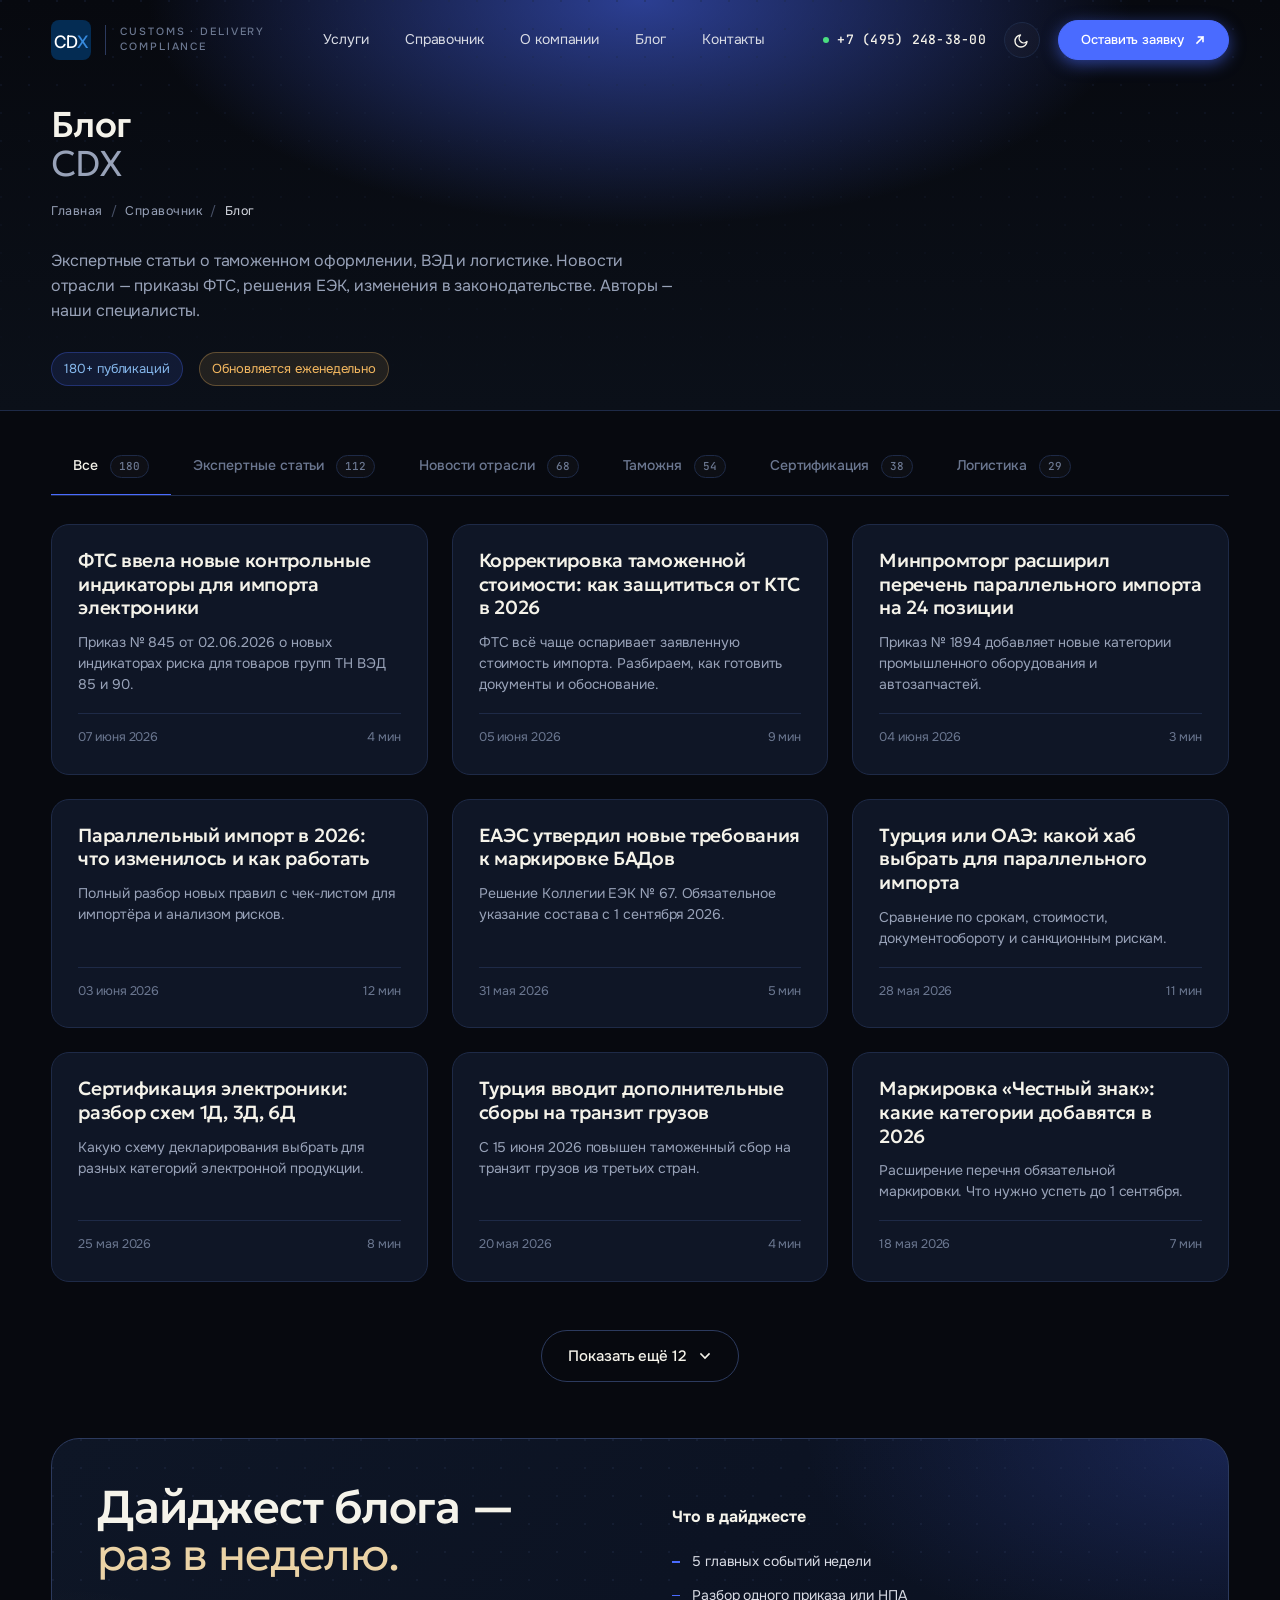
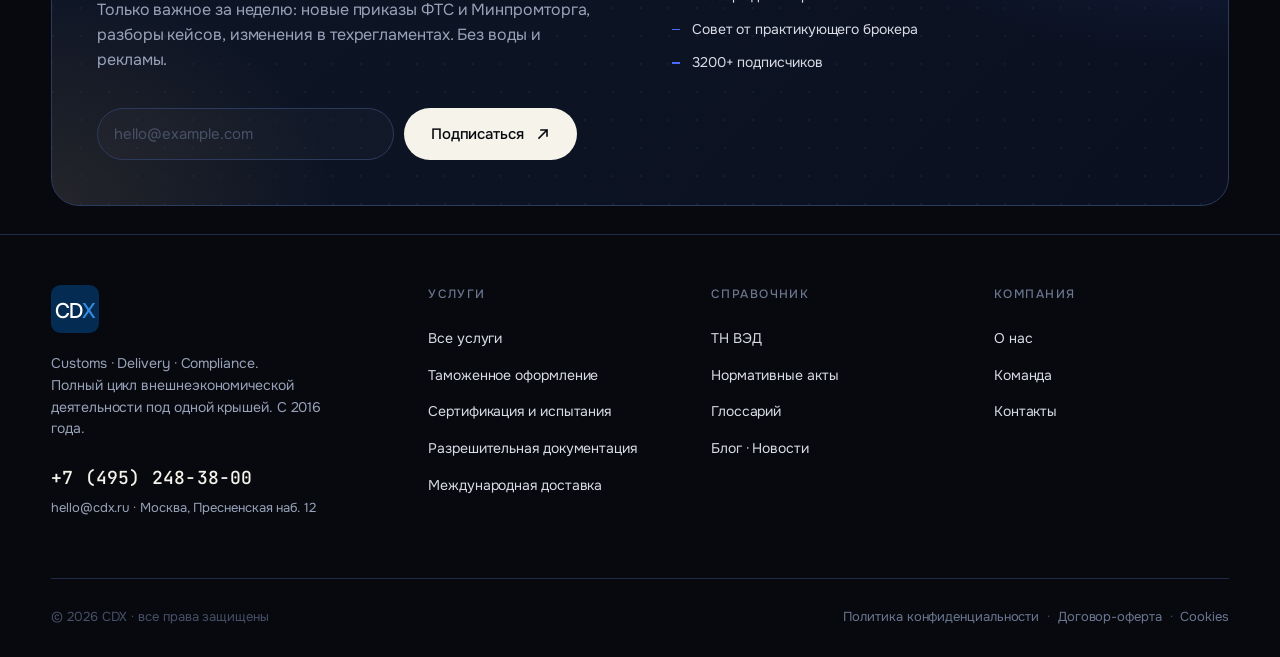
<file: blog.html>
<!doctype html>
<html lang="ru">
<head>
<meta charset="utf-8" />
<meta name="viewport" content="width=device-width,initial-scale=1" />
<title>Блог CDX — экспертные статьи и новости отрасли ВЭД</title>
<meta name="description" content="Блог CDX: экспертные статьи о таможне, разрешительной документации, логистике, ВЭД. Новости отрасли — приказы ФТС, решения ЕЭК, изменения в законодательстве." />

<link rel="preconnect" href="https://fonts.googleapis.com" />
<link rel="preconnect" href="https://fonts.gstatic.com" crossorigin />
<link href="https://fonts.googleapis.com/css2?family=Geologica:wght@300;400;500;600;700;800&family=Onest:wght@300;400;500;600;700&family=Inter:wght@400;500;600&family=JetBrains+Mono:wght@400;500&display=swap&subset=cyrillic,cyrillic-ext,latin,latin-ext" rel="stylesheet" />
<link rel="stylesheet" href="cdx.css">
</head>
<body>

<!-- NAV -->
<nav class="nav" id="nav">
  <div class="container nav-inner">
    <a href="index.html" class="brand">
      <span class="brand-mono">
        <svg viewBox="0 0 200 200" aria-hidden="true">
          <rect x="0" y="0" width="200" height="200" rx="40" fill="#042C53"/>
          <text x="100" y="138" font-family="Inter, -apple-system, sans-serif" font-weight="500" font-size="86" letter-spacing="-3" fill="#FFFFFF" text-anchor="middle">CD<tspan fill="#378ADD">X</tspan></text>
        </svg>
      </span>
      <span class="brand-suffix">Customs · Delivery<br>Compliance</span>
    </a>
    <div class="nav-links">
      <a href="services.html">Услуги</a>
      <a href="reference.html">Справочник</a>
      <a href="about.html">О компании</a>
      <a href="blog.html">Блог</a>
      <a href="contacts.html">Контакты</a>
    </div>
    <div class="nav-right">
      <a href="tel:+74952483800" class="nav-phone"><span class="pulse"></span>+7 (495) 248-38-00</a>
      <button class="theme-toggle" id="themeToggle" aria-label="Сменить тему">
        <svg class="ico-moon" width="16" height="16" viewBox="0 0 16 16" fill="none">
          <path d="M13 9.5 A6 6 0 1 1 6.5 3 A4.5 4.5 0 0 0 13 9.5 Z" stroke="currentColor" stroke-width="1.4" stroke-linejoin="round"/>
        </svg>
        <svg class="ico-sun" width="16" height="16" viewBox="0 0 16 16" fill="none">
          <circle cx="8" cy="8" r="3.2" stroke="currentColor" stroke-width="1.4"/>
          <path d="M8 1.5 V3 M8 13 V14.5 M1.5 8 H3 M13 8 H14.5 M3.5 3.5 L4.5 4.5 M11.5 11.5 L12.5 12.5 M3.5 12.5 L4.5 11.5 M11.5 4.5 L12.5 3.5" stroke="currentColor" stroke-width="1.4" stroke-linecap="round"/>
        </svg>
      </button>
      <a href="contacts.html" class="btn-cta">
        <span>Оставить заявку</span>
        <svg class="arrow" width="12" height="12" viewBox="0 0 12 12" fill="none"><path d="M3 9 L9 3 M9 3 H4.5 M9 3 V7.5" stroke="currentColor" stroke-width="1.6" stroke-linecap="square"/></svg>
      </a>
    </div>
  </div>
</nav>

<!-- PAGE HEAD -->
<section class="page-head">
  <div class="container">
    <h1 class="page-title reveal">Блог<br><span class="soft">CDX</span></h1>
    <nav class="breadcrumbs reveal">
      <a href="index.html">Главная</a>
      <span class="sep">/</span>
      <a href="reference.html">Справочник</a>
      <span class="sep">/</span>
      <span class="current">Блог</span>
    </nav>

    <p class="page-lede reveal">
      Экспертные статьи о таможенном оформлении, ВЭД и логистике. Новости отрасли — приказы ФТС, решения ЕЭК, изменения в законодательстве. Авторы — наши специалисты.
    </p>
    <div class="page-meta reveal">
      <span class="chip accent">180+ публикаций</span>
      <span class="chip warm">Обновляется еженедельно</span>
    </div>
  </div>
</section>

<!-- FEATURED + TABS + FEED -->
<section class="section">
  <div class="container">

    <!-- Tabs -->
    <div class="blog-tabs reveal">
      <a href="#" class="blog-tab active">Все <span class="blog-tab-count">180</span></a>
      <a href="#" class="blog-tab">Экспертные статьи <span class="blog-tab-count">112</span></a>
      <a href="#" class="blog-tab">Новости отрасли <span class="blog-tab-count">68</span></a>
      <a href="#" class="blog-tab">Таможня <span class="blog-tab-count">54</span></a>
      <a href="#" class="blog-tab">Сертификация <span class="blog-tab-count">38</span></a>
      <a href="#" class="blog-tab">Логистика <span class="blog-tab-count">29</span></a>
    </div>

    <!-- Feed grid -->
    <div class="blog-feed reveal">

      <a href="news.html" class="blog-card">
        <div class="blog-card-body">
          <h3 class="blog-card-title">ФТС ввела новые контрольные индикаторы для импорта электроники</h3>
          <p class="blog-card-excerpt">Приказ № 845 от 02.06.2026 о новых индикаторах риска для товаров групп ТН ВЭД 85 и 90.</p>
          <div class="blog-card-meta">
            <span>07 июня 2026</span>
            <span>4 мин</span>
          </div>
        </div>
      </a>

      <a href="article.html" class="blog-card">
        <div class="blog-card-body">
          <h3 class="blog-card-title">Корректировка таможенной стоимости: как защититься от КТС в 2026</h3>
          <p class="blog-card-excerpt">ФТС всё чаще оспаривает заявленную стоимость импорта. Разбираем, как готовить документы и обоснование.</p>
          <div class="blog-card-meta">
            <span>05 июня 2026</span>
            <span>9 мин</span>
          </div>
        </div>
      </a>

      <a href="news.html" class="blog-card">
        <div class="blog-card-body">
          <h3 class="blog-card-title">Минпромторг расширил перечень параллельного импорта на 24 позиции</h3>
          <p class="blog-card-excerpt">Приказ № 1894 добавляет новые категории промышленного оборудования и автозапчастей.</p>
          <div class="blog-card-meta">
            <span>04 июня 2026</span>
            <span>3 мин</span>
          </div>
        </div>
      </a>

      <a href="article.html" class="blog-card">
        <div class="blog-card-body">
          <h3 class="blog-card-title">Параллельный импорт в 2026: что изменилось и как работать</h3>
          <p class="blog-card-excerpt">Полный разбор новых правил с чек-листом для импортёра и анализом рисков.</p>
          <div class="blog-card-meta">
            <span>03 июня 2026</span>
            <span>12 мин</span>
          </div>
        </div>
      </a>

      <a href="news.html" class="blog-card">
        <div class="blog-card-body">
          <h3 class="blog-card-title">ЕАЭС утвердил новые требования к маркировке БАДов</h3>
          <p class="blog-card-excerpt">Решение Коллегии ЕЭК № 67. Обязательное указание состава с 1 сентября 2026.</p>
          <div class="blog-card-meta">
            <span>31 мая 2026</span>
            <span>5 мин</span>
          </div>
        </div>
      </a>

      <a href="article.html" class="blog-card">
        <div class="blog-card-body">
          <h3 class="blog-card-title">Турция или ОАЭ: какой хаб выбрать для параллельного импорта</h3>
          <p class="blog-card-excerpt">Сравнение по срокам, стоимости, документообороту и санкционным рискам.</p>
          <div class="blog-card-meta">
            <span>28 мая 2026</span>
            <span>11 мин</span>
          </div>
        </div>
      </a>

      <a href="article.html" class="blog-card">
        <div class="blog-card-body">
          <h3 class="blog-card-title">Сертификация электроники: разбор схем 1Д, 3Д, 6Д</h3>
          <p class="blog-card-excerpt">Какую схему декларирования выбрать для разных категорий электронной продукции.</p>
          <div class="blog-card-meta">
            <span>25 мая 2026</span>
            <span>8 мин</span>
          </div>
        </div>
      </a>

      <a href="news.html" class="blog-card">
        <div class="blog-card-body">
          <h3 class="blog-card-title">Турция вводит дополнительные сборы на транзит грузов</h3>
          <p class="blog-card-excerpt">С 15 июня 2026 повышен таможенный сбор на транзит грузов из третьих стран.</p>
          <div class="blog-card-meta">
            <span>20 мая 2026</span>
            <span>4 мин</span>
          </div>
        </div>
      </a>

      <a href="article.html" class="blog-card">
        <div class="blog-card-body">
          <h3 class="blog-card-title">Маркировка «Честный знак»: какие категории добавятся в 2026</h3>
          <p class="blog-card-excerpt">Расширение перечня обязательной маркировки. Что нужно успеть до 1 сентября.</p>
          <div class="blog-card-meta">
            <span>18 мая 2026</span>
            <span>7 мин</span>
          </div>
        </div>
      </a>

    </div>

    <!-- Load more -->
    <div class="reveal" style="text-align:center;margin-top:48px">
      <button class="btn btn-ghost">
        <span>Показать ещё 12</span>
        <svg width="14" height="14" viewBox="0 0 14 14" fill="none"><path d="M3 5 L7 9 L11 5" stroke="currentColor" stroke-width="1.6" stroke-linecap="square" fill="none"/></svg>
      </button>
    </div>

  </div>
</section>

<!-- NEWSLETTER -->
<section class="section cta">
  <div class="container">
    <div class="cta-inner reveal">
      <div class="cta-text">
        <h2 class="cta-headline">
          Дайджест блога —<br><span class="soft">раз в неделю.</span>
        </h2>
        <p class="cta-sub">
          Только важное за неделю: новые приказы ФТС и Минпромторга, разборы кейсов, изменения в техрегламентах. Без воды и рекламы.
        </p>
        <div class="cta-actions">
          <form style="display:flex;gap:10px;flex-wrap:wrap;max-width:480px;width:100%" onsubmit="event.preventDefault();">
            <input class="form-input" type="email" placeholder="hello@example.com" required style="flex:1;min-width:200px;border-bottom-color:var(--ink-line-2);height:52px;padding:0 16px;background:rgba(127,127,127,0.05);border:1px solid var(--ink-line-2);border-radius:999px"/>
            <button type="submit" class="btn btn-primary">
              <span>Подписаться</span>
              <svg class="arrow" width="14" height="14" viewBox="0 0 14 14" fill="none"><path d="M3 11 L11 3 M11 3 H5 M11 3 V9" stroke="currentColor" stroke-width="1.6" stroke-linecap="square"/></svg>
            </button>
          </form>
        </div>
      </div>
      <div class="cta-card">
        <h4>Что в дайджесте</h4>
        <ul class="cta-list">
          <li>5 главных событий недели</li>
          <li>Разбор одного приказа или НПА</li>
          <li>Совет от практикующего брокера</li>
          <li>3200+ подписчиков</li>
        </ul>
      </div>
    </div>
  </div>
</section>

<!-- FOOTER -->
<footer class="footer">
  <div class="container">
    <div class="footer-top">
      <div class="footer-brand-block">
        <a href="index.html" class="brand">
          <span class="brand-mono">
            <svg viewBox="0 0 200 200" aria-hidden="true" style="width:48px;height:48px">
              <rect x="0" y="0" width="200" height="200" rx="40" fill="#042C53"/>
              <text x="100" y="138" font-family="Inter, -apple-system, sans-serif" font-weight="500" font-size="86" letter-spacing="-3" fill="#FFFFFF" text-anchor="middle">CD<tspan fill="#378ADD">X</tspan></text>
            </svg>
          </span>
        </a>
        <p class="footer-tag">Customs · Delivery · Compliance.<br>Полный цикл внешнеэкономической деятельности под одной крышей. С 2016 года.</p>
        <div class="footer-contacts">
          <div class="footer-phone">+7 (495) 248-38-00</div>
          <div class="footer-contacts-row">hello@cdx.ru · Москва, Пресненская наб. 12</div>
        </div>
      </div>
      <div class="footer-col"><h5>Услуги</h5><ul>
        <li><a href="services.html">Все услуги</a></li>
        <li><a href="service-hub.html">Таможенное оформление</a></li>
        <li><a href="service-hub.html">Сертификация и испытания</a></li>
        <li><a href="service-hub.html">Разрешительная документация</a></li>
        <li><a href="service-hub.html">Международная доставка</a></li>
      </ul></div>
      <div class="footer-col"><h5>Справочник</h5><ul>
        <li><a href="tnved.html">ТН ВЭД</a></li>
        <li><a href="npa-index.html">Нормативные акты</a></li>
        <li><a href="glossary.html">Глоссарий</a></li>
        <li><a href="blog.html">Блог · Новости</a></li>
      </ul></div>
      <div class="footer-col"><h5>Компания</h5><ul>
        <li><a href="about.html">О нас</a></li>
        <li><a href="about.html">Команда</a></li>
        <li><a href="contacts.html">Контакты</a></li>
      </ul></div>
    </div>
    <div class="footer-bottom">
      <span>© 2026 CDX · все права защищены</span>
      <span><a href="#">Политика конфиденциальности</a> &nbsp;·&nbsp; <a href="#">Договор-оферта</a> &nbsp;·&nbsp; <a href="#">Cookies</a></span>
    </div>
  </div>
</footer>

<script>
  const nav = document.getElementById('nav');
  const onScroll = () => nav.classList.toggle('scrolled', window.scrollY > 24);
  window.addEventListener('scroll', onScroll, { passive: true });
  onScroll();
  const io = new IntersectionObserver((entries) => {
    entries.forEach((e) => { if (e.isIntersecting) { e.target.classList.add('in'); io.unobserve(e.target); } });
  }, { threshold: 0.15, rootMargin: '0px 0px -60px 0px' });
  document.querySelectorAll('.reveal').forEach((el) => io.observe(el));
  const root = document.documentElement;
  const stored = localStorage.getItem('cdx-theme');
  if (stored === 'light') root.setAttribute('data-theme', 'light');
  document.getElementById('themeToggle').addEventListener('click', () => {
    const isLight = root.getAttribute('data-theme') === 'light';
    if (isLight) { root.removeAttribute('data-theme'); localStorage.setItem('cdx-theme', 'dark'); }
    else { root.setAttribute('data-theme', 'light'); localStorage.setItem('cdx-theme', 'light'); }
  });

  // Tabs
  document.querySelectorAll('.blog-tab').forEach(tab => {
    tab.addEventListener('click', (e) => {
      e.preventDefault();
      document.querySelectorAll('.blog-tab').forEach(t => t.classList.remove('active'));
      tab.classList.add('active');
    });
  });
</script>

</body>
</html>
</file>
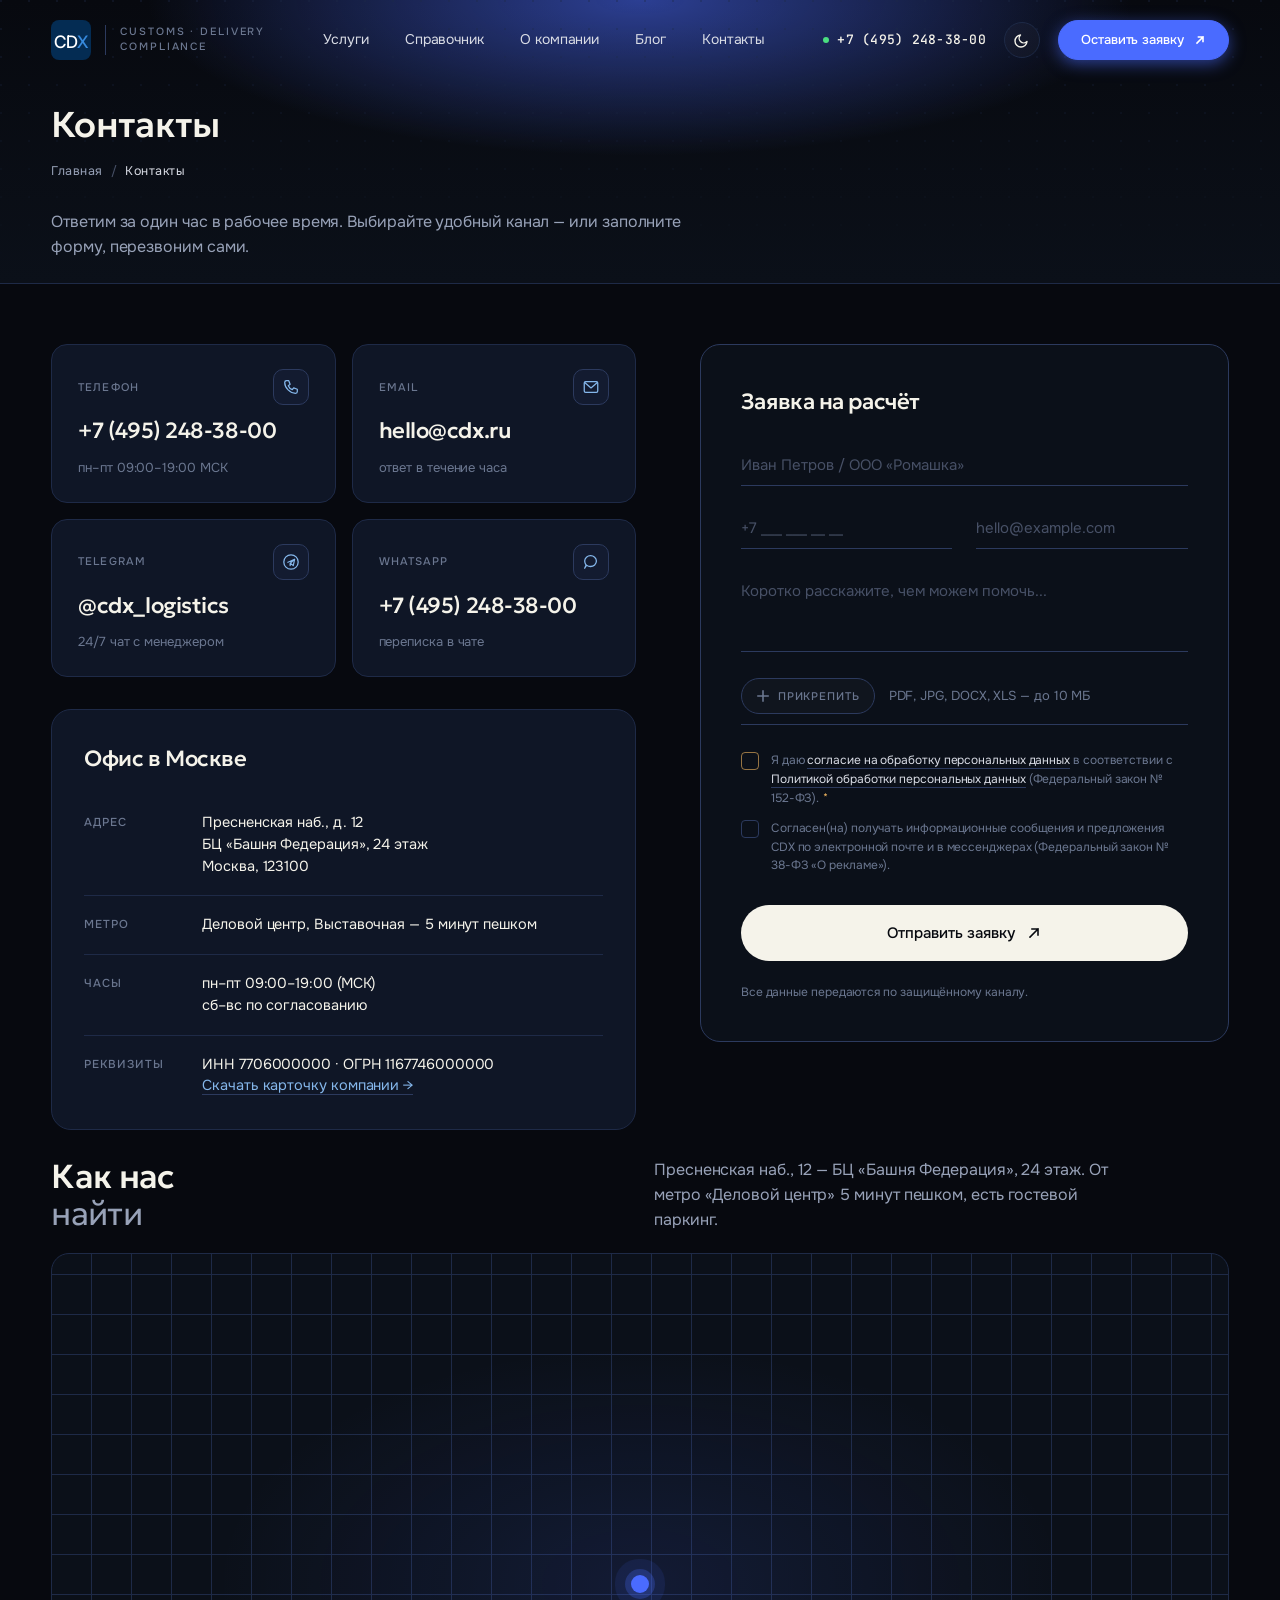
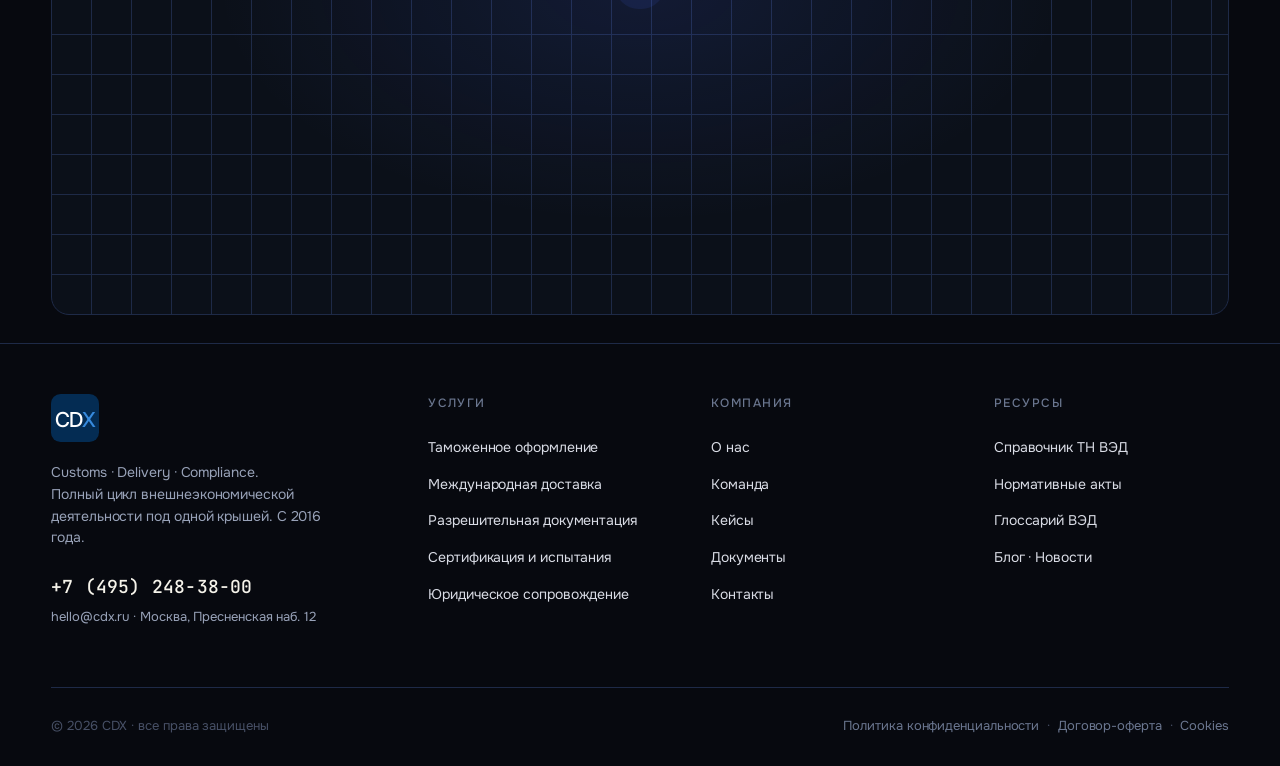
<file: contacts.html>
<!doctype html>
<html lang="ru">
<head>
<meta charset="utf-8" />
<meta name="viewport" content="width=device-width,initial-scale=1" />
<title>Контакты — CDX</title>
<meta name="description" content="Контакты CDX. Москва, Пресненская наб. 12, +7 (495) 248-38-00, hello@cdx.ru. Ответим в течение часа в рабочее время." />

<link rel="preconnect" href="https://fonts.googleapis.com" />
<link rel="preconnect" href="https://fonts.gstatic.com" crossorigin />
<link href="https://fonts.googleapis.com/css2?family=Geologica:wght@300;400;500;600;700;800&family=Onest:wght@300;400;500;600;700&family=Inter:wght@400;500;600&family=JetBrains+Mono:wght@400;500&display=swap&subset=cyrillic,cyrillic-ext,latin,latin-ext" rel="stylesheet" />
<link rel="stylesheet" href="cdx.css">

<style>
  /* Contacts — page-specific */
  .contacts-hero {
    display: grid;
    grid-template-columns: 1.05fr 0.95fr;
    gap: clamp(40px, 5vw, 72px);
    align-items: start;
    margin-top: 60px;
  }
  @media (max-width: 1100px) {
    .contacts-hero { grid-template-columns: 1fr; }
  }

  /* Big contact tiles */
  .contact-big-grid {
    display: grid;
    grid-template-columns: 1fr 1fr;
    gap: 16px;
    margin-bottom: 32px;
  }
  .contact-big {
    display: flex;
    flex-direction: column;
    gap: 14px;
    padding: 24px 26px;
    background: var(--ink-elev);
    border: 1px solid var(--ink-line);
    border-radius: 16px;
    transition: all .3s var(--ease-out);
  }
  .contact-big:hover { border-color: var(--accent); transform: translateY(-3px); }
  .contact-big-head {
    display: flex; align-items: center; justify-content: space-between;
    font-family: var(--sans);
    font-weight: 500;
    font-size: 11px;
    text-transform: uppercase;
    letter-spacing: 0.1em;
    color: var(--fg-400);
  }
  .contact-big-head .ico {
    width: 36px; height: 36px;
    border-radius: 10px;
    background: var(--ink-surface);
    border: 1px solid var(--ink-line-2);
    display: grid; place-items: center;
    color: var(--accent-soft);
    transition: all .3s;
  }
  .contact-big:hover .ico {
    background: var(--accent);
    border-color: var(--accent);
    color: #fff;
  }
  .contact-big-value {
    font-family: var(--display);
    font-weight: 500;
    font-size: 22px;
    letter-spacing: -0.02em;
    line-height: 1.1;
    color: var(--fg-100);
  }
  .contact-big-sub {
    font-size: 13px;
    color: var(--fg-400);
  }
  @media (max-width: 680px) {
    .contact-big-grid { grid-template-columns: 1fr; }
  }

  /* Office card */
  .office-card {
    padding: 32px;
    background: var(--ink-elev);
    border: 1px solid var(--ink-line);
    border-radius: 20px;
  }
  .office-name {
    font-family: var(--display);
    font-weight: 500;
    font-size: 22px;
    letter-spacing: -0.02em;
    color: var(--fg-100);
    margin: 0 0 18px;
  }
  .office-row {
    display: flex; gap: 18px;
    padding: 18px 0;
    border-bottom: 1px solid var(--ink-line);
    font-size: 14.5px;
  }
  .office-row:last-child { border-bottom: 0; padding-bottom: 0; }
  .office-row-label {
    color: var(--fg-400);
    flex: 0 0 100px;
    font-family: var(--sans);
    font-weight: 500;
    font-size: 11.5px;
    text-transform: uppercase;
    letter-spacing: 0.08em;
    padding-top: 2px;
  }
  .office-row-value {
    color: var(--fg-100);
    line-height: 1.5;
    flex: 1;
  }

  /* Departments grid */
  .dep-grid {
    display: grid;
    grid-template-columns: repeat(3, 1fr);
    gap: 0;
    border-left: 1px solid var(--ink-line);
    border-top: 1px solid var(--ink-line);
  }
  .dep {
    padding: 32px 30px;
    border-right: 1px solid var(--ink-line);
    border-bottom: 1px solid var(--ink-line);
    background: var(--ink-bg-2);
  }
  .dep-label {
    font-family: var(--sans);
    font-weight: 500;
    font-size: 11px;
    text-transform: uppercase;
    letter-spacing: 0.12em;
    color: var(--accent-soft);
    margin-bottom: 16px;
    display: flex; align-items: center; gap: 8px;
  }
  .dep-label::before {
    content: "";
    width: 14px; height: 1px;
    background: var(--accent);
  }
  .dep-name {
    font-family: var(--display);
    font-weight: 500;
    font-size: 19px;
    letter-spacing: -0.015em;
    color: var(--fg-100);
    margin: 0 0 8px;
  }
  .dep-desc {
    font-size: 13.5px;
    color: var(--fg-300);
    line-height: 1.5;
    margin: 0 0 18px;
  }
  .dep-contact {
    font-family: var(--mono);
    font-size: 14px;
    color: var(--fg-100);
    line-height: 1.6;
    display: flex; flex-direction: column; gap: 4px;
  }
  .dep-contact a:hover { color: var(--accent-soft); }
  @media (max-width: 1100px) {
    .dep-grid { grid-template-columns: 1fr; }
    .dep { border-right: none; }
  }
</style>
</head>
<body>

<!-- NAV -->
<nav class="nav" id="nav">
  <div class="container nav-inner">
    <a href="index.html" class="brand">
      <span class="brand-mono">
        <svg viewBox="0 0 200 200" aria-hidden="true">
          <rect x="0" y="0" width="200" height="200" rx="40" fill="#042C53"/>
          <text x="100" y="138" font-family="Inter, -apple-system, sans-serif" font-weight="500" font-size="86" letter-spacing="-3" fill="#FFFFFF" text-anchor="middle">CD<tspan fill="#378ADD">X</tspan></text>
        </svg>
      </span>
      <span class="brand-suffix">Customs · Delivery<br>Compliance</span>
    </a>

    <div class="nav-links">
      <a href="services.html">Услуги</a>
      <a href="reference.html">Справочник</a>
      <a href="about.html">О компании</a>
      <a href="blog.html">Блог</a>
      <a href="contacts.html">Контакты</a>
    </div>

    <div class="nav-right">
      <a href="tel:+74952483800" class="nav-phone">
        <span class="pulse"></span>
        +7 (495) 248-38-00
      </a>
      <button class="theme-toggle" id="themeToggle" aria-label="Сменить тему">
        <svg class="ico-moon" width="16" height="16" viewBox="0 0 16 16" fill="none">
          <path d="M13 9.5 A6 6 0 1 1 6.5 3 A4.5 4.5 0 0 0 13 9.5 Z" stroke="currentColor" stroke-width="1.4" stroke-linejoin="round"/>
        </svg>
        <svg class="ico-sun" width="16" height="16" viewBox="0 0 16 16" fill="none">
          <circle cx="8" cy="8" r="3.2" stroke="currentColor" stroke-width="1.4"/>
          <path d="M8 1.5 V3 M8 13 V14.5 M1.5 8 H3 M13 8 H14.5 M3.5 3.5 L4.5 4.5 M11.5 11.5 L12.5 12.5 M3.5 12.5 L4.5 11.5 M11.5 4.5 L12.5 3.5" stroke="currentColor" stroke-width="1.4" stroke-linecap="round"/>
        </svg>
      </button>
      <a href="#form" class="btn-cta">
        <span>Оставить заявку</span>
        <svg class="arrow" width="12" height="12" viewBox="0 0 12 12" fill="none">
          <path d="M3 9 L9 3 M9 3 H4.5 M9 3 V7.5" stroke="currentColor" stroke-width="1.6" stroke-linecap="square"/>
        </svg>
      </a>
    </div>
  </div>
</nav>

<!-- PAGE HEAD -->
<section class="page-head">
  <div class="container">
    <h1 class="page-title reveal">Контакты</h1>
    <nav class="breadcrumbs reveal">
      <a href="index.html">Главная</a>
      <span class="sep">/</span>
      <span class="current">Контакты</span>
    </nav>

    <p class="page-lede reveal">
      Ответим за один час в рабочее время. Выбирайте удобный канал — или заполните форму, перезвоним сами.
    </p>
  </div>
</section>

<!-- CONTACTS HERO -->
<section class="container contacts-hero reveal">

  <div>
    <div class="contact-big-grid">
      <a href="tel:+74952483800" class="contact-big">
        <div class="contact-big-head">
          Телефон
          <span class="ico">
            <svg width="18" height="18" viewBox="0 0 20 20" fill="none">
              <path d="M5 3 H7.5 L9 7 L7 8.5 C8 11 9 12 11.5 13 L13 11 L17 12.5 V15 C17 16 16 17 15 17 C9 17 3 11 3 5 C3 4 4 3 5 3 Z" stroke="currentColor" stroke-width="1.4" stroke-linejoin="round"/>
            </svg>
          </span>
        </div>
        <div class="contact-big-value">+7 (495) 248-38-00</div>
        <div class="contact-big-sub">пн–пт 09:00–19:00 МСК</div>
      </a>

      <a href="mailto:hello@cdx.ru" class="contact-big">
        <div class="contact-big-head">
          Email
          <span class="ico">
            <svg width="18" height="18" viewBox="0 0 20 20" fill="none">
              <rect x="2.5" y="4" width="15" height="12" rx="1.5" stroke="currentColor" stroke-width="1.4"/>
              <path d="M3 5 L10 11 L17 5" stroke="currentColor" stroke-width="1.4" stroke-linejoin="round"/>
            </svg>
          </span>
        </div>
        <div class="contact-big-value">hello@cdx.ru</div>
        <div class="contact-big-sub">ответ в течение часа</div>
      </a>

      <a href="https://t.me/cdx_logistics" target="_blank" rel="noopener" class="contact-big">
        <div class="contact-big-head">
          Telegram
          <span class="ico">
            <svg width="18" height="18" viewBox="0 0 20 20" fill="none">
              <circle cx="10" cy="10" r="8" stroke="currentColor" stroke-width="1.4"/>
              <path d="M6 10.5 L14 7 L12.5 14 L10 12 L9 14 L9 11.5 L14 7" stroke="currentColor" stroke-width="1.3" stroke-linejoin="round" fill="none"/>
            </svg>
          </span>
        </div>
        <div class="contact-big-value">@cdx_logistics</div>
        <div class="contact-big-sub">24/7 чат с менеджером</div>
      </a>

      <a href="https://wa.me/74952483800" target="_blank" rel="noopener" class="contact-big">
        <div class="contact-big-head">
          WhatsApp
          <span class="ico">
            <svg width="18" height="18" viewBox="0 0 20 20" fill="none">
              <path d="M3 17 L4.5 13.5 C3.5 12 3 10.5 3 9 C3 5.5 6 3 9.5 3 C13 3 16 5.5 16 9 C16 12.5 13 15 9.5 15 C8 15 6.5 14.5 5 13.5 Z" stroke="currentColor" stroke-width="1.4" stroke-linejoin="round"/>
            </svg>
          </span>
        </div>
        <div class="contact-big-value">+7 (495) 248-38-00</div>
        <div class="contact-big-sub">переписка в чате</div>
      </a>
    </div>

    <div class="office-card">
      <h3 class="office-name">Офис в Москве</h3>
      <div class="office-row">
        <div class="office-row-label">Адрес</div>
        <div class="office-row-value">Пресненская наб., д. 12<br>БЦ «Башня Федерация», 24 этаж<br>Москва, 123100</div>
      </div>
      <div class="office-row">
        <div class="office-row-label">Метро</div>
        <div class="office-row-value">Деловой центр, Выставочная — 5 минут пешком</div>
      </div>
      <div class="office-row">
        <div class="office-row-label">Часы</div>
        <div class="office-row-value">пн–пт 09:00–19:00 (МСК)<br>сб–вс по согласованию</div>
      </div>
      <div class="office-row">
        <div class="office-row-label">Реквизиты</div>
        <div class="office-row-value">ИНН 7706000000 · ОГРН 1167746000000<br><a href="#" style="color:var(--accent-soft);border-bottom:1px solid var(--ink-line-2)">Скачать карточку компании →</a></div>
      </div>
    </div>
  </div>

  <!-- Form -->
  <form id="form" class="lead-form" onsubmit="event.preventDefault(); this.querySelector('.form-submit span').textContent='Спасибо! Свяжемся в течение часа';">
    <div class="form-head">
      <h3 class="form-title">Заявка на расчёт</h3>
    </div>

    <div class="form-row">
      <input id="f-name" class="form-input" type="text" required placeholder="Иван Петров / ООО «Ромашка»"/>
    </div>

    <div class="form-grid">
      <div class="form-row">
        <input id="f-phone" class="form-input" type="tel" required placeholder="+7 ___ ___ __ __"/>
      </div>
      <div class="form-row">
        <input id="f-email" class="form-input" type="email" placeholder="hello@example.com"/>
      </div>
    </div>

    <div class="form-row">
      <textarea id="f-question" class="form-text" rows="3" placeholder="Коротко расскажите, чем можем помочь..."></textarea>
    </div>

    <div class="form-row">
      <div class="form-file">
        <input id="f-files" type="file" multiple/>
        <label for="f-files" class="form-file-btn">
          <svg width="14" height="14" viewBox="0 0 14 14" fill="none">
            <path d="M7 2 V12 M2 7 H12" stroke="currentColor" stroke-width="1.6" stroke-linecap="square"/>
          </svg>
          Прикрепить
        </label>
        <span class="form-file-hint" id="f-files-hint">PDF, JPG, DOCX, XLS — до 10 МБ</span>
      </div>
    </div>

    <div class="form-consent">
      <label class="form-check">
        <input type="checkbox" id="f-consent-pd" required/>
        <span class="form-check-text">
          Я даю <a href="#" target="_blank" rel="noopener">согласие на обработку персональных данных</a> в соответствии с <a href="#" target="_blank" rel="noopener">Политикой обработки персональных данных</a> (Федеральный закон № 152-ФЗ).<span style="color:var(--warm);margin-left:4px">*</span>
        </span>
      </label>
      <label class="form-check">
        <input type="checkbox" id="f-consent-marketing"/>
        <span class="form-check-text">
          Согласен(на) получать информационные сообщения и предложения CDX по электронной почте и в мессенджерах (Федеральный закон № 38-ФЗ «О рекламе»).
        </span>
      </label>
    </div>

    <button type="submit" class="form-submit">
      <span>Отправить заявку</span>
      <svg width="14" height="14" viewBox="0 0 14 14" fill="none">
        <path d="M3 11 L11 3 M11 3 H5 M11 3 V9" stroke="currentColor" stroke-width="1.6" stroke-linecap="square"/>
      </svg>
    </button>

    <p class="form-disclaimer">
      Все данные передаются по защищённому каналу.
    </p>
  </form>
</section>

<!-- MAP -->
<section class="section">
  <div class="container">
    <div class="section-head reveal">
      <div>
        <h2 class="h-section">Как нас<br><span class="soft">найти</span></h2>
      </div>
      <div class="right">
        Пресненская наб., 12 — БЦ «Башня Федерация», 24 этаж. От метро «Деловой центр» 5 минут пешком, есть гостевой паркинг.
      </div>
    </div>

    <div class="contact-map reveal"></div>
  </div>
</section>

<!-- FOOTER -->
<footer class="footer">
  <div class="container">
    <div class="footer-top">
      <div class="footer-brand-block">
        <a href="index.html" class="brand">
          <span class="brand-mono">
            <svg viewBox="0 0 200 200" aria-hidden="true" style="width:48px;height:48px">
              <rect x="0" y="0" width="200" height="200" rx="40" fill="#042C53"/>
              <text x="100" y="138" font-family="Inter, -apple-system, sans-serif" font-weight="500" font-size="86" letter-spacing="-3" fill="#FFFFFF" text-anchor="middle">CD<tspan fill="#378ADD">X</tspan></text>
            </svg>
          </span>
        </a>
        <p class="footer-tag">
          Customs · Delivery · Compliance.<br>
          Полный цикл внешнеэкономической деятельности под одной крышей. С 2016 года.
        </p>
        <div class="footer-contacts">
          <div class="footer-phone">+7 (495) 248-38-00</div>
          <div class="footer-contacts-row">hello@cdx.ru · Москва, Пресненская наб. 12</div>
        </div>
      </div>

      <div class="footer-col">
        <h5>Услуги</h5>
        <ul>
          <li><a href="service-hub.html">Таможенное оформление</a></li>
          <li><a href="service-hub.html">Международная доставка</a></li>
          <li><a href="service-hub.html">Разрешительная документация</a></li>
          <li><a href="service-hub.html">Сертификация и испытания</a></li>
          <li><a href="service-hub.html">Юридическое сопровождение</a></li>
        </ul>
      </div>

      <div class="footer-col">
        <h5>Компания</h5>
        <ul>
          <li><a href="about.html">О нас</a></li>
          <li><a href="about.html">Команда</a></li>
          <li><a href="article.html">Кейсы</a></li>
          <li><a href="npa.html">Документы</a></li>
          <li><a href="contacts.html">Контакты</a></li>
        </ul>
      </div>

      <div class="footer-col">
        <h5>Ресурсы</h5>
        <ul>
          <li><a href="reference.html">Справочник ТН ВЭД</a></li>
          <li><a href="npa.html">Нормативные акты</a></li>
          <li><a href="reference.html">Глоссарий ВЭД</a></li>
          <li><a href="article.html">Блог · Новости</a></li>
        </ul>
      </div>
    </div>

    <div class="footer-bottom">
      <span>© 2026 CDX · все права защищены</span>
      <span>
        <a href="#">Политика конфиденциальности</a> &nbsp;·&nbsp;
        <a href="#">Договор-оферта</a> &nbsp;·&nbsp;
        <a href="#">Cookies</a>
      </span>
    </div>
  </div>
</footer>

<script>
  const nav = document.getElementById('nav');
  const onScroll = () => nav.classList.toggle('scrolled', window.scrollY > 24);
  window.addEventListener('scroll', onScroll, { passive: true });
  onScroll();

  const io = new IntersectionObserver((entries) => {
    entries.forEach((e) => {
      if (e.isIntersecting) { e.target.classList.add('in'); io.unobserve(e.target); }
    });
  }, { threshold: 0.15, rootMargin: '0px 0px -60px 0px' });
  document.querySelectorAll('.reveal').forEach((el) => io.observe(el));

  const root = document.documentElement;
  const stored = localStorage.getItem('cdx-theme');
  if (stored === 'light') root.setAttribute('data-theme', 'light');
  document.getElementById('themeToggle').addEventListener('click', () => {
    const isLight = root.getAttribute('data-theme') === 'light';
    if (isLight) { root.removeAttribute('data-theme'); localStorage.setItem('cdx-theme', 'dark'); }
    else { root.setAttribute('data-theme', 'light'); localStorage.setItem('cdx-theme', 'light'); }
  });

  const fileInput = document.getElementById('f-files');
  const fileHint = document.getElementById('f-files-hint');
  if (fileInput && fileHint) {
    fileInput.addEventListener('change', () => {
      const n = fileInput.files.length;
      if (n === 0) fileHint.textContent = 'PDF, JPG, DOCX, XLS — до 10 МБ';
      else if (n === 1) fileHint.textContent = fileInput.files[0].name;
      else fileHint.textContent = `${n} файлов выбрано`;
    });
  }
</script>

</body>
</html>
</file>
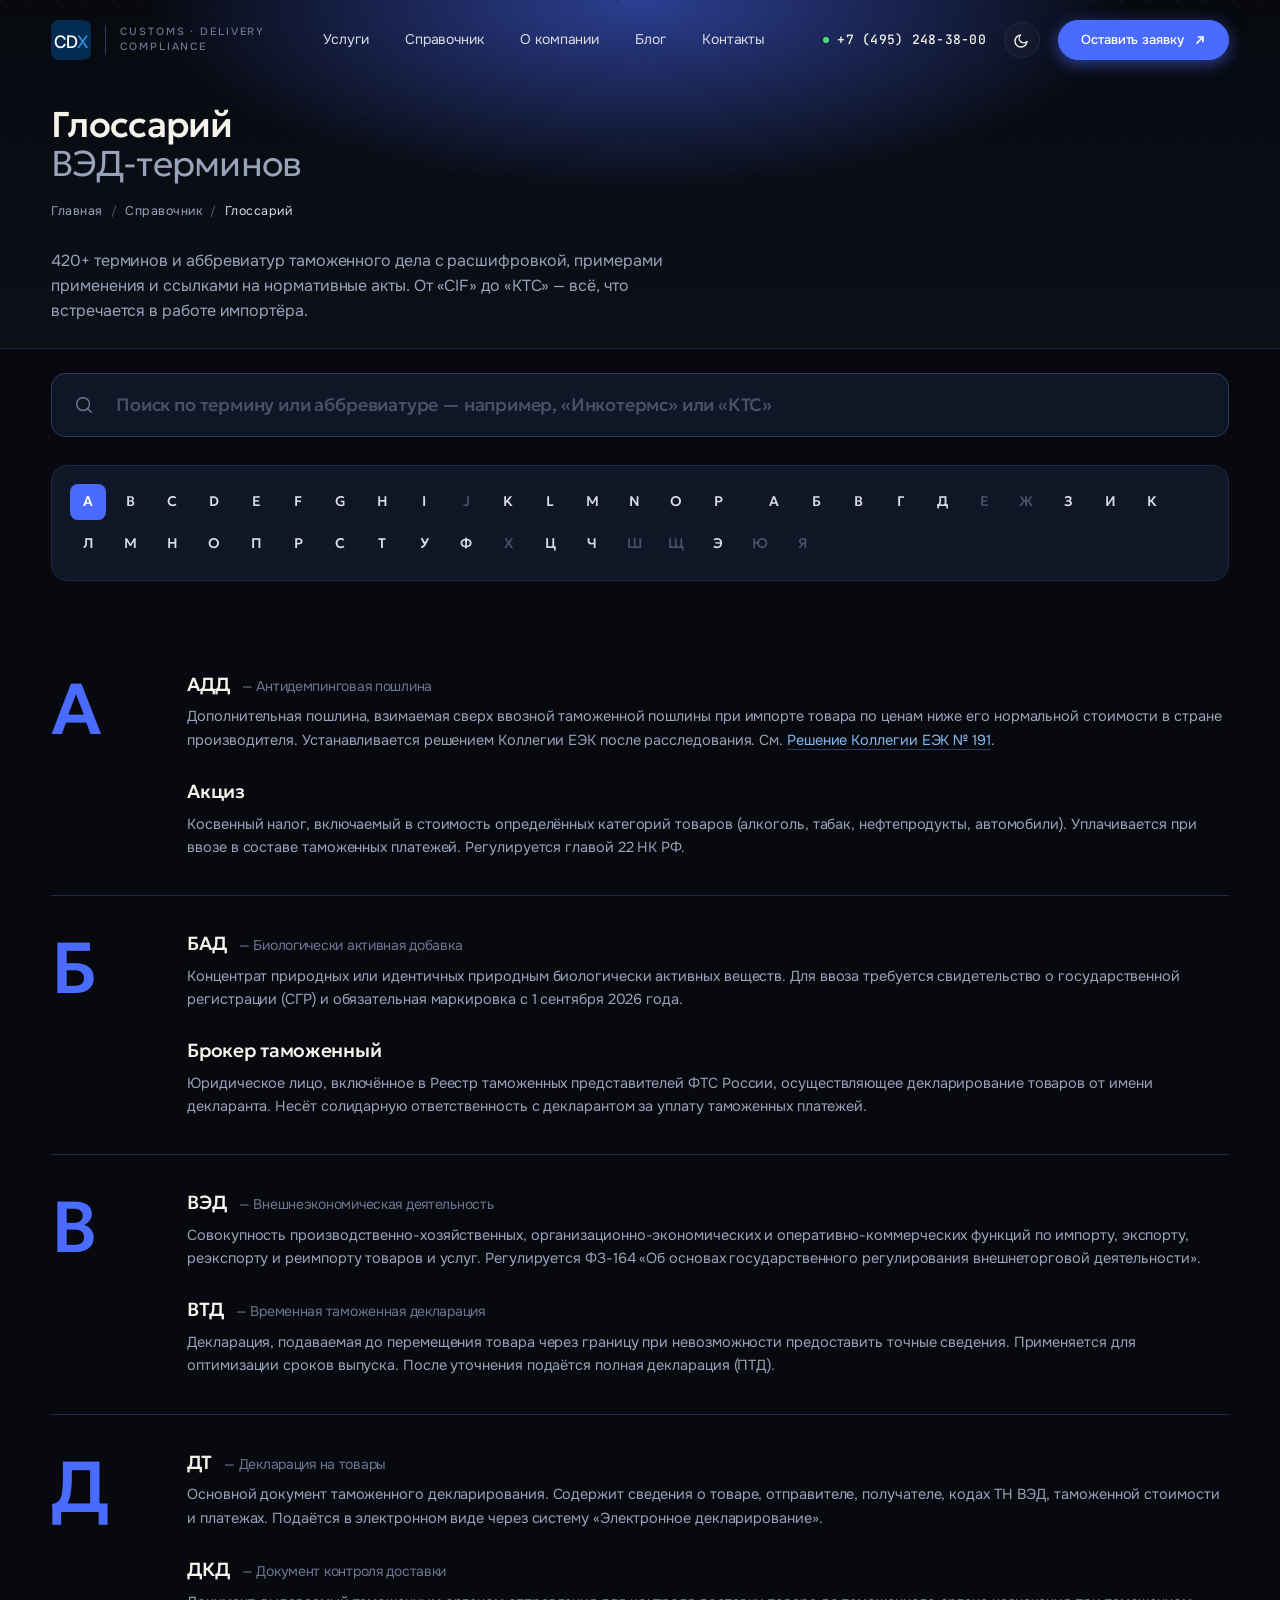
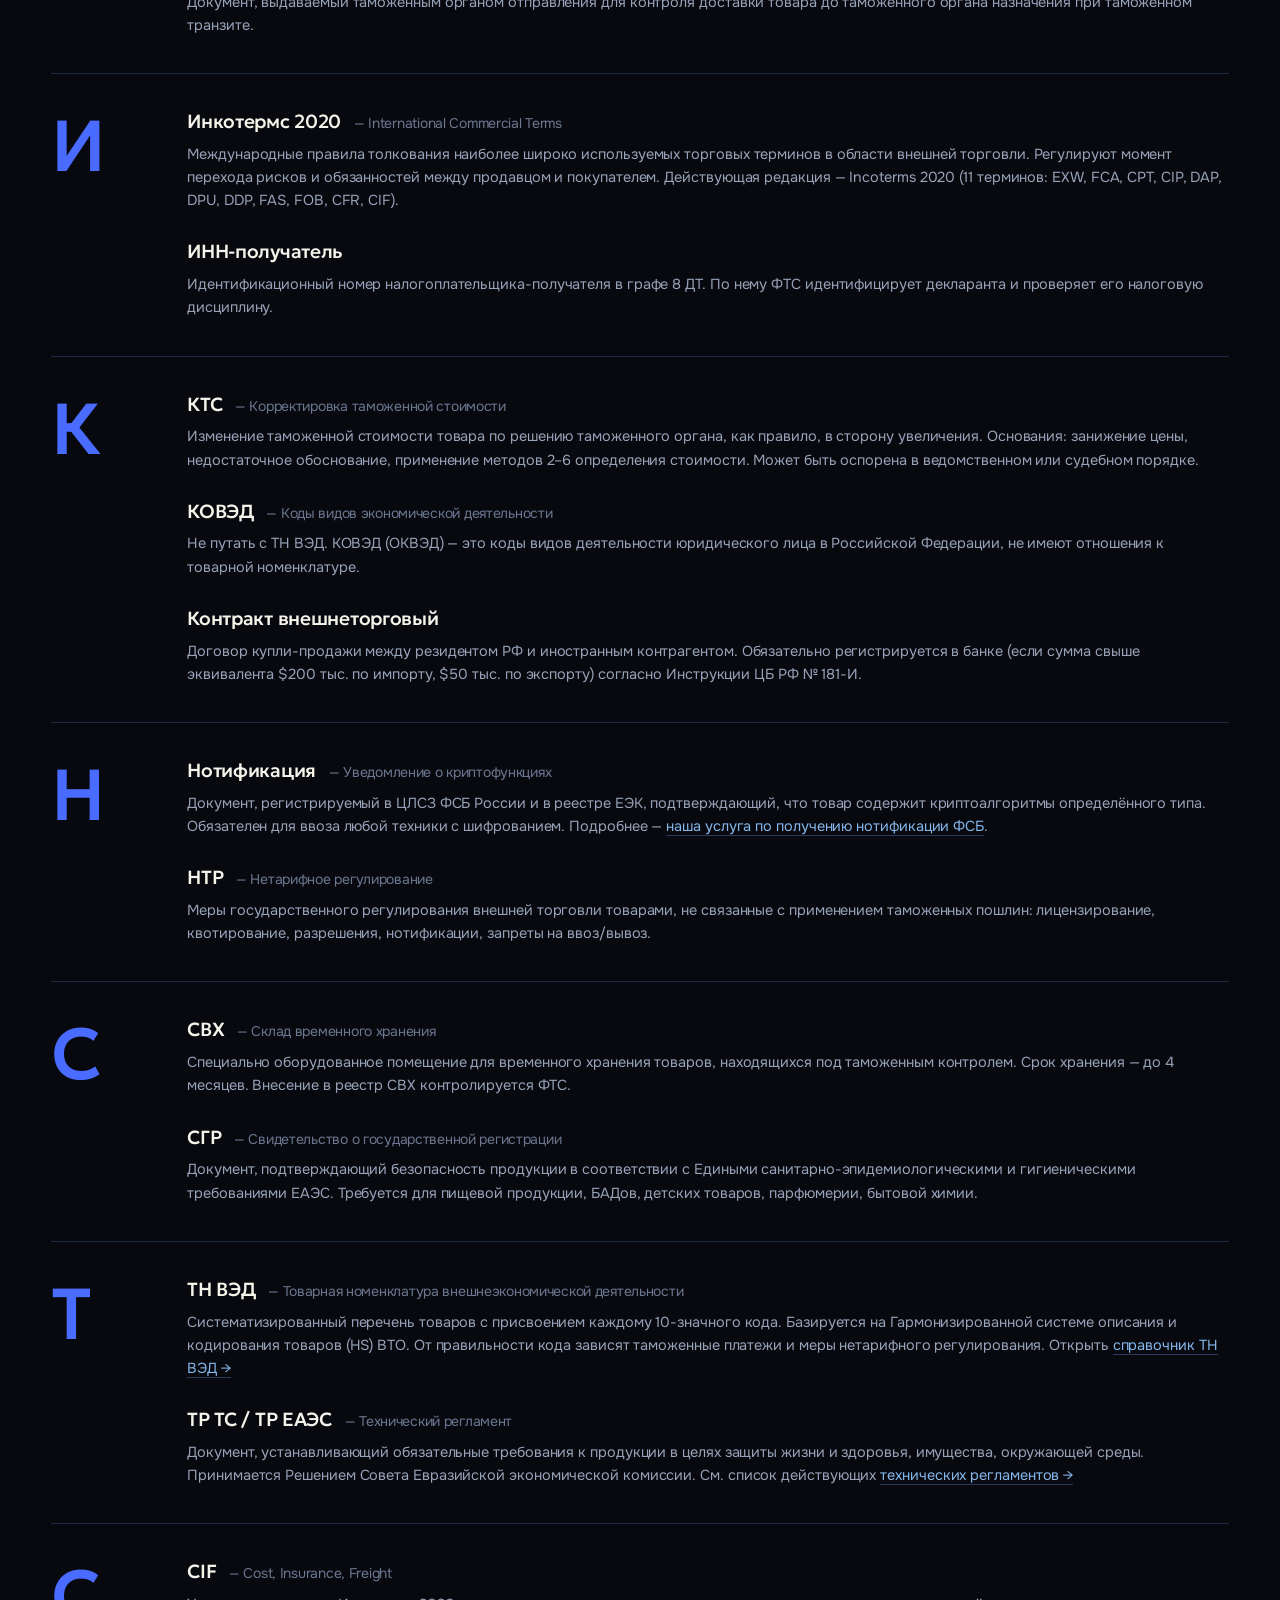
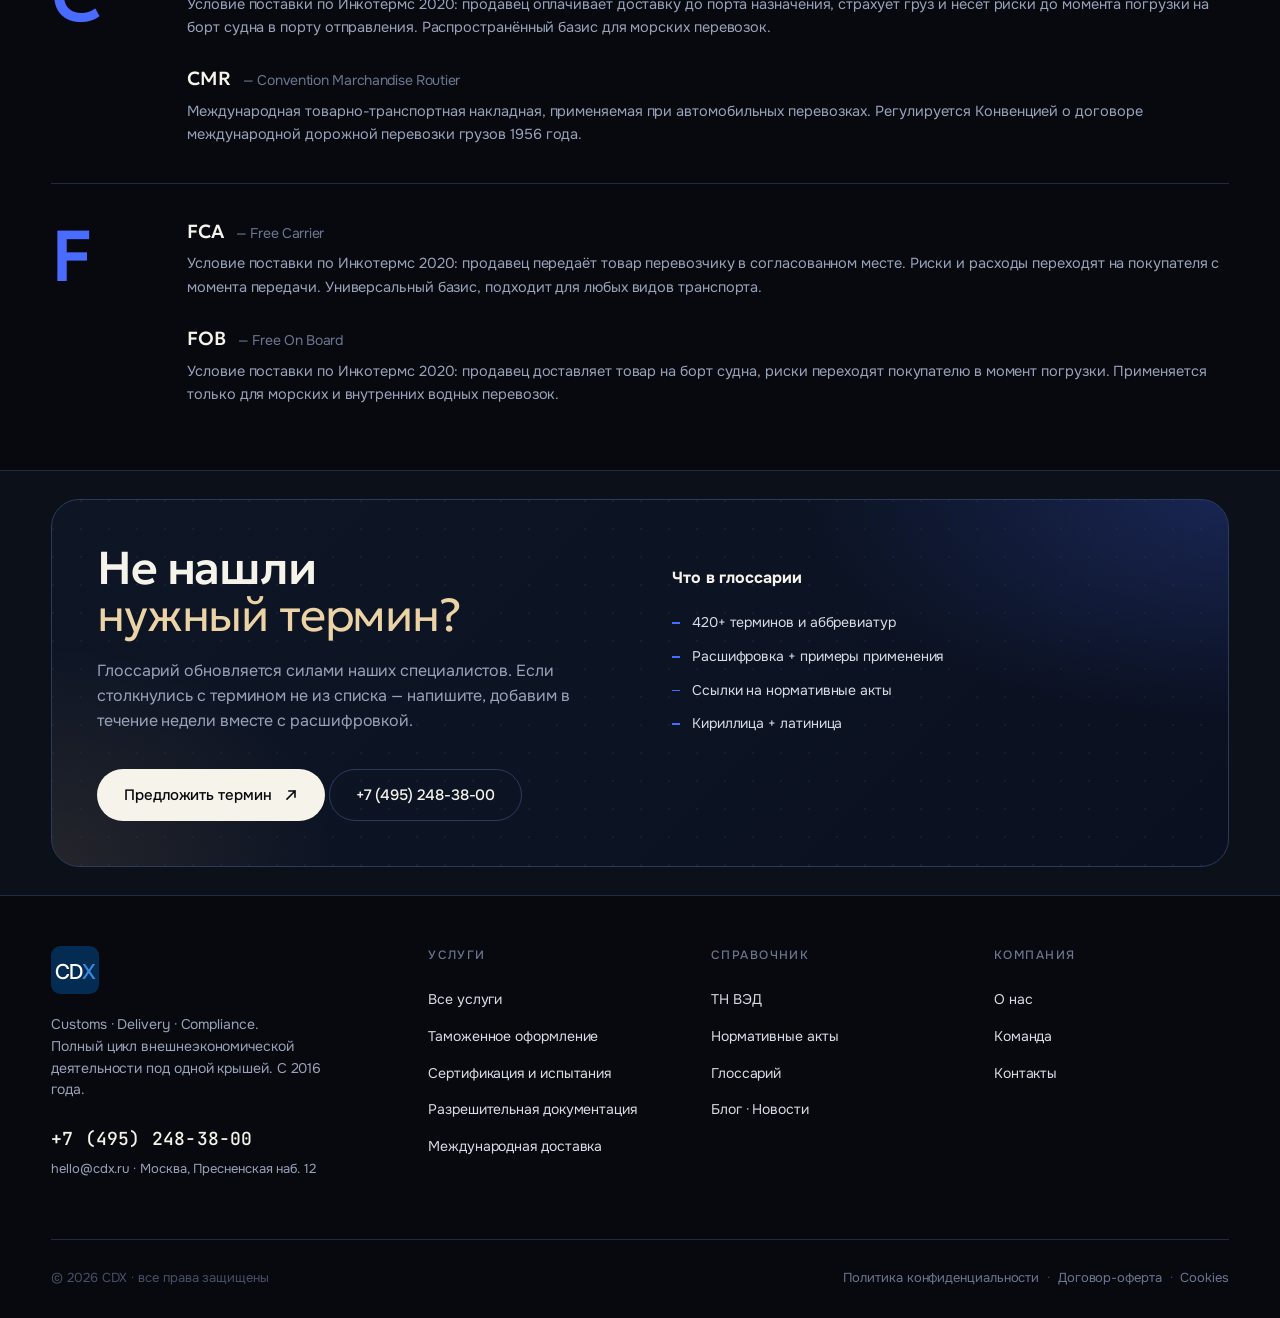
<file: glossary.html>
<!doctype html>
<html lang="ru">
<head>
<meta charset="utf-8" />
<meta name="viewport" content="width=device-width,initial-scale=1" />
<title>Глоссарий ВЭД — CDX</title>
<meta name="description" content="420+ терминов и аббревиатур таможенного дела и внешнеэкономической деятельности с расшифровкой, примерами применения и ссылками на нормативные акты." />

<link rel="preconnect" href="https://fonts.googleapis.com" />
<link rel="preconnect" href="https://fonts.gstatic.com" crossorigin />
<link href="https://fonts.googleapis.com/css2?family=Geologica:wght@300;400;500;600;700;800&family=Onest:wght@300;400;500;600;700&family=Inter:wght@400;500;600&family=JetBrains+Mono:wght@400;500&display=swap&subset=cyrillic,cyrillic-ext,latin,latin-ext" rel="stylesheet" />
<link rel="stylesheet" href="cdx.css?v=2">
</head>
<body>

<!-- NAV -->
<nav class="nav" id="nav">
  <div class="container nav-inner">
    <a href="index.html" class="brand">
      <span class="brand-mono">
        <svg viewBox="0 0 200 200" aria-hidden="true">
          <rect x="0" y="0" width="200" height="200" rx="40" fill="#042C53"/>
          <text x="100" y="138" font-family="Inter, -apple-system, sans-serif" font-weight="500" font-size="86" letter-spacing="-3" fill="#FFFFFF" text-anchor="middle">CD<tspan fill="#378ADD">X</tspan></text>
        </svg>
      </span>
      <span class="brand-suffix">Customs · Delivery<br>Compliance</span>
    </a>
    <div class="nav-links">
      <a href="services.html">Услуги</a>
      <a href="reference.html">Справочник</a>
      <a href="about.html">О компании</a>
      <a href="blog.html">Блог</a>
      <a href="contacts.html">Контакты</a>
    </div>
    <div class="nav-right">
      <a href="tel:+74952483800" class="nav-phone"><span class="pulse"></span>+7 (495) 248-38-00</a>
      <button class="theme-toggle" id="themeToggle" aria-label="Сменить тему">
        <svg class="ico-moon" width="16" height="16" viewBox="0 0 16 16" fill="none">
          <path d="M13 9.5 A6 6 0 1 1 6.5 3 A4.5 4.5 0 0 0 13 9.5 Z" stroke="currentColor" stroke-width="1.4" stroke-linejoin="round"/>
        </svg>
        <svg class="ico-sun" width="16" height="16" viewBox="0 0 16 16" fill="none">
          <circle cx="8" cy="8" r="3.2" stroke="currentColor" stroke-width="1.4"/>
          <path d="M8 1.5 V3 M8 13 V14.5 M1.5 8 H3 M13 8 H14.5 M3.5 3.5 L4.5 4.5 M11.5 11.5 L12.5 12.5 M3.5 12.5 L4.5 11.5 M11.5 4.5 L12.5 3.5" stroke="currentColor" stroke-width="1.4" stroke-linecap="round"/>
        </svg>
      </button>
      <a href="contacts.html" class="btn-cta">
        <span>Оставить заявку</span>
        <svg class="arrow" width="12" height="12" viewBox="0 0 12 12" fill="none"><path d="M3 9 L9 3 M9 3 H4.5 M9 3 V7.5" stroke="currentColor" stroke-width="1.6" stroke-linecap="square"/></svg>
      </a>
    </div>
  </div>
</nav>

<!-- PAGE HEAD -->
<section class="page-head">
  <div class="container">
    <h1 class="page-title reveal">Глоссарий<br><span class="soft">ВЭД-терминов</span></h1>
    <nav class="breadcrumbs reveal">
      <a href="index.html">Главная</a>
      <span class="sep">/</span>
      <a href="reference.html">Справочник</a>
      <span class="sep">/</span>
      <span class="current">Глоссарий</span>
    </nav>

    <p class="page-lede reveal">
      420+ терминов и аббревиатур таможенного дела с расшифровкой, примерами применения и ссылками на нормативные акты. От «CIF» до «КТС» — всё, что встречается в работе импортёра.
    </p>
  </div>
</section>

<!-- SEARCH + ALPHABET -->
<section class="container" style="padding-top: 24px;">
  <div class="tnved-search reveal">
    <span class="tnved-search-ico">
      <svg width="22" height="22" viewBox="0 0 24 24" fill="none">
        <circle cx="11" cy="11" r="7" stroke="currentColor" stroke-width="1.6"/>
        <path d="M16 16 L20 20" stroke="currentColor" stroke-width="1.6" stroke-linecap="square"/>
      </svg>
    </span>
    <input type="search" placeholder="Поиск по термину или аббревиатуре — например, «Инкотермс» или «КТС»"/>
  </div>

  <nav class="alphabet-nav reveal" aria-label="Алфавитная навигация">
    <a href="#A" class="active">A</a><a href="#B">B</a><a href="#C">C</a><a href="#D">D</a><a href="#E">E</a><a href="#F">F</a><a href="#G">G</a><a href="#H">H</a><a href="#I">I</a><a href="#J" class="disabled">J</a><a href="#K">K</a><a href="#L">L</a><a href="#M">M</a><a href="#N">N</a><a href="#O">O</a><a href="#P">P</a>
    <span style="width:8px"></span>
    <a href="#А">А</a><a href="#Б">Б</a><a href="#В">В</a><a href="#Г">Г</a><a href="#Д">Д</a><a href="#Е" class="disabled">Е</a><a href="#Ж" class="disabled">Ж</a><a href="#З">З</a><a href="#И">И</a><a href="#К">К</a><a href="#Л">Л</a><a href="#М">М</a><a href="#Н">Н</a><a href="#О">О</a><a href="#П">П</a><a href="#Р">Р</a><a href="#С">С</a><a href="#Т">Т</a><a href="#У">У</a><a href="#Ф">Ф</a><a href="#Х" class="disabled">Х</a><a href="#Ц">Ц</a><a href="#Ч">Ч</a><a href="#Ш" class="disabled">Ш</a><a href="#Щ" class="disabled">Щ</a><a href="#Э">Э</a><a href="#Ю" class="disabled">Ю</a><a href="#Я" class="disabled">Я</a>
  </nav>
</section>

<!-- GLOSSARY ENTRIES -->
<section class="section" style="padding-top: 24px;">
  <div class="container">

    <div id="А" class="glossary-section reveal">
      <div class="glossary-letter">А</div>
      <div class="glossary-terms">
        <div class="glossary-term">
          <h3 class="glossary-term-name">АДД <span class="alt">— Антидемпинговая пошлина</span></h3>
          <p class="glossary-term-def">Дополнительная пошлина, взимаемая сверх ввозной таможенной пошлины при импорте товара по ценам ниже его нормальной стоимости в стране производителя. Устанавливается решением Коллегии ЕЭК после расследования. См. <a href="#">Решение Коллегии ЕЭК № 191</a>.</p>
        </div>
        <div class="glossary-term">
          <h3 class="glossary-term-name">Акциз</h3>
          <p class="glossary-term-def">Косвенный налог, включаемый в стоимость определённых категорий товаров (алкоголь, табак, нефтепродукты, автомобили). Уплачивается при ввозе в составе таможенных платежей. Регулируется главой 22 НК РФ.</p>
        </div>
      </div>
    </div>

    <div id="Б" class="glossary-section reveal">
      <div class="glossary-letter">Б</div>
      <div class="glossary-terms">
        <div class="glossary-term">
          <h3 class="glossary-term-name">БАД <span class="alt">— Биологически активная добавка</span></h3>
          <p class="glossary-term-def">Концентрат природных или идентичных природным биологически активных веществ. Для ввоза требуется свидетельство о государственной регистрации (СГР) и обязательная маркировка с 1 сентября 2026 года.</p>
        </div>
        <div class="glossary-term">
          <h3 class="glossary-term-name">Брокер таможенный</h3>
          <p class="glossary-term-def">Юридическое лицо, включённое в Реестр таможенных представителей ФТС России, осуществляющее декларирование товаров от имени декларанта. Несёт солидарную ответственность с декларантом за уплату таможенных платежей.</p>
        </div>
      </div>
    </div>

    <div id="В" class="glossary-section reveal">
      <div class="glossary-letter">В</div>
      <div class="glossary-terms">
        <div class="glossary-term">
          <h3 class="glossary-term-name">ВЭД <span class="alt">— Внешнеэкономическая деятельность</span></h3>
          <p class="glossary-term-def">Совокупность производственно-хозяйственных, организационно-экономических и оперативно-коммерческих функций по импорту, экспорту, реэкспорту и реимпорту товаров и услуг. Регулируется ФЗ-164 «Об основах государственного регулирования внешнеторговой деятельности».</p>
        </div>
        <div class="glossary-term">
          <h3 class="glossary-term-name">ВТД <span class="alt">— Временная таможенная декларация</span></h3>
          <p class="glossary-term-def">Декларация, подаваемая до перемещения товара через границу при невозможности предоставить точные сведения. Применяется для оптимизации сроков выпуска. После уточнения подаётся полная декларация (ПТД).</p>
        </div>
      </div>
    </div>

    <div id="Д" class="glossary-section reveal">
      <div class="glossary-letter">Д</div>
      <div class="glossary-terms">
        <div class="glossary-term">
          <h3 class="glossary-term-name">ДТ <span class="alt">— Декларация на товары</span></h3>
          <p class="glossary-term-def">Основной документ таможенного декларирования. Содержит сведения о товаре, отправителе, получателе, кодах ТН ВЭД, таможенной стоимости и платежах. Подаётся в электронном виде через систему «Электронное декларирование».</p>
        </div>
        <div class="glossary-term">
          <h3 class="glossary-term-name">ДКД <span class="alt">— Документ контроля доставки</span></h3>
          <p class="glossary-term-def">Документ, выдаваемый таможенным органом отправления для контроля доставки товара до таможенного органа назначения при таможенном транзите.</p>
        </div>
      </div>
    </div>

    <div id="И" class="glossary-section reveal">
      <div class="glossary-letter">И</div>
      <div class="glossary-terms">
        <div class="glossary-term">
          <h3 class="glossary-term-name">Инкотермс 2020 <span class="alt">— International Commercial Terms</span></h3>
          <p class="glossary-term-def">Международные правила толкования наиболее широко используемых торговых терминов в области внешней торговли. Регулируют момент перехода рисков и обязанностей между продавцом и покупателем. Действующая редакция — Incoterms 2020 (11 терминов: EXW, FCA, CPT, CIP, DAP, DPU, DDP, FAS, FOB, CFR, CIF).</p>
        </div>
        <div class="glossary-term">
          <h3 class="glossary-term-name">ИНН-получатель</h3>
          <p class="glossary-term-def">Идентификационный номер налогоплательщика-получателя в графе 8 ДТ. По нему ФТС идентифицирует декларанта и проверяет его налоговую дисциплину.</p>
        </div>
      </div>
    </div>

    <div id="К" class="glossary-section reveal">
      <div class="glossary-letter">К</div>
      <div class="glossary-terms">
        <div class="glossary-term">
          <h3 class="glossary-term-name">КТС <span class="alt">— Корректировка таможенной стоимости</span></h3>
          <p class="glossary-term-def">Изменение таможенной стоимости товара по решению таможенного органа, как правило, в сторону увеличения. Основания: занижение цены, недостаточное обоснование, применение методов 2–6 определения стоимости. Может быть оспорена в ведомственном или судебном порядке.</p>
        </div>
        <div class="glossary-term">
          <h3 class="glossary-term-name">КОВЭД <span class="alt">— Коды видов экономической деятельности</span></h3>
          <p class="glossary-term-def">Не путать с ТН ВЭД. КОВЭД (ОКВЭД) — это коды видов деятельности юридического лица в Российской Федерации, не имеют отношения к товарной номенклатуре.</p>
        </div>
        <div class="glossary-term">
          <h3 class="glossary-term-name">Контракт внешнеторговый</h3>
          <p class="glossary-term-def">Договор купли-продажи между резидентом РФ и иностранным контрагентом. Обязательно регистрируется в банке (если сумма свыше эквивалента $200 тыс. по импорту, $50 тыс. по экспорту) согласно Инструкции ЦБ РФ № 181-И.</p>
        </div>
      </div>
    </div>

    <div id="Н" class="glossary-section reveal">
      <div class="glossary-letter">Н</div>
      <div class="glossary-terms">
        <div class="glossary-term">
          <h3 class="glossary-term-name">Нотификация <span class="alt">— Уведомление о криптофункциях</span></h3>
          <p class="glossary-term-def">Документ, регистрируемый в ЦЛСЗ ФСБ России и в реестре ЕЭК, подтверждающий, что товар содержит криптоалгоритмы определённого типа. Обязателен для ввоза любой техники с шифрованием. Подробнее — <a href="service-hub.html">наша услуга по получению нотификации ФСБ</a>.</p>
        </div>
        <div class="glossary-term">
          <h3 class="glossary-term-name">НТР <span class="alt">— Нетарифное регулирование</span></h3>
          <p class="glossary-term-def">Меры государственного регулирования внешней торговли товарами, не связанные с применением таможенных пошлин: лицензирование, квотирование, разрешения, нотификации, запреты на ввоз/вывоз.</p>
        </div>
      </div>
    </div>

    <div id="С" class="glossary-section reveal">
      <div class="glossary-letter">С</div>
      <div class="glossary-terms">
        <div class="glossary-term">
          <h3 class="glossary-term-name">СВХ <span class="alt">— Склад временного хранения</span></h3>
          <p class="glossary-term-def">Специально оборудованное помещение для временного хранения товаров, находящихся под таможенным контролем. Срок хранения — до 4 месяцев. Внесение в реестр СВХ контролируется ФТС.</p>
        </div>
        <div class="glossary-term">
          <h3 class="glossary-term-name">СГР <span class="alt">— Свидетельство о государственной регистрации</span></h3>
          <p class="glossary-term-def">Документ, подтверждающий безопасность продукции в соответствии с Едиными санитарно-эпидемиологическими и гигиеническими требованиями ЕАЭС. Требуется для пищевой продукции, БАДов, детских товаров, парфюмерии, бытовой химии.</p>
        </div>
      </div>
    </div>

    <div id="Т" class="glossary-section reveal">
      <div class="glossary-letter">Т</div>
      <div class="glossary-terms">
        <div class="glossary-term">
          <h3 class="glossary-term-name">ТН ВЭД <span class="alt">— Товарная номенклатура внешнеэкономической деятельности</span></h3>
          <p class="glossary-term-def">Систематизированный перечень товаров с присвоением каждому 10-значного кода. Базируется на Гармонизированной системе описания и кодирования товаров (HS) ВТО. От правильности кода зависят таможенные платежи и меры нетарифного регулирования. Открыть <a href="tnved.html">справочник ТН ВЭД →</a></p>
        </div>
        <div class="glossary-term">
          <h3 class="glossary-term-name">ТР ТС / ТР ЕАЭС <span class="alt">— Технический регламент</span></h3>
          <p class="glossary-term-def">Документ, устанавливающий обязательные требования к продукции в целях защиты жизни и здоровья, имущества, окружающей среды. Принимается Решением Совета Евразийской экономической комиссии. См. список действующих <a href="npa-index.html">технических регламентов →</a></p>
        </div>
      </div>
    </div>

    <div id="C" class="glossary-section reveal">
      <div class="glossary-letter">C</div>
      <div class="glossary-terms">
        <div class="glossary-term">
          <h3 class="glossary-term-name">CIF <span class="alt">— Cost, Insurance, Freight</span></h3>
          <p class="glossary-term-def">Условие поставки по Инкотермс 2020: продавец оплачивает доставку до порта назначения, страхует груз и несёт риски до момента погрузки на борт судна в порту отправления. Распространённый базис для морских перевозок.</p>
        </div>
        <div class="glossary-term">
          <h3 class="glossary-term-name">CMR <span class="alt">— Convention Marchandise Routier</span></h3>
          <p class="glossary-term-def">Международная товарно-транспортная накладная, применяемая при автомобильных перевозках. Регулируется Конвенцией о договоре международной дорожной перевозки грузов 1956 года.</p>
        </div>
      </div>
    </div>

    <div id="F" class="glossary-section reveal">
      <div class="glossary-letter">F</div>
      <div class="glossary-terms">
        <div class="glossary-term">
          <h3 class="glossary-term-name">FCA <span class="alt">— Free Carrier</span></h3>
          <p class="glossary-term-def">Условие поставки по Инкотермс 2020: продавец передаёт товар перевозчику в согласованном месте. Риски и расходы переходят на покупателя с момента передачи. Универсальный базис, подходит для любых видов транспорта.</p>
        </div>
        <div class="glossary-term">
          <h3 class="glossary-term-name">FOB <span class="alt">— Free On Board</span></h3>
          <p class="glossary-term-def">Условие поставки по Инкотермс 2020: продавец доставляет товар на борт судна, риски переходят покупателю в момент погрузки. Применяется только для морских и внутренних водных перевозок.</p>
        </div>
      </div>
    </div>

  </div>
</section>

<!-- CTA -->
<section class="section cta" style="background:var(--ink-bg-2); border-top: 1px solid var(--ink-line);">
  <div class="container">
    <div class="cta-inner reveal">
      <div class="cta-text">
        <h2 class="cta-headline">
          Не нашли<br><span class="soft">нужный термин?</span>
        </h2>
        <p class="cta-sub">
          Глоссарий обновляется силами наших специалистов. Если столкнулись с термином не из списка — напишите, добавим в течение недели вместе с расшифровкой.
        </p>
        <div class="cta-actions">
          <a href="contacts.html" class="btn btn-primary">
            <span>Предложить термин</span>
            <svg class="arrow" width="14" height="14" viewBox="0 0 14 14" fill="none"><path d="M3 11 L11 3 M11 3 H5 M11 3 V9" stroke="currentColor" stroke-width="1.6" stroke-linecap="square"/></svg>
          </a>
          <a href="tel:+74952483800" class="btn btn-ghost">+7 (495) 248-38-00</a>
        </div>
      </div>
      <div class="cta-card">
        <h4>Что в глоссарии</h4>
        <ul class="cta-list">
          <li>420+ терминов и аббревиатур</li>
          <li>Расшифровка + примеры применения</li>
          <li>Ссылки на нормативные акты</li>
          <li>Кириллица + латиница</li>
        </ul>
      </div>
    </div>
  </div>
</section>

<!-- FOOTER -->
<footer class="footer">
  <div class="container">
    <div class="footer-top">
      <div class="footer-brand-block">
        <a href="index.html" class="brand">
          <span class="brand-mono">
            <svg viewBox="0 0 200 200" aria-hidden="true" style="width:48px;height:48px">
              <rect x="0" y="0" width="200" height="200" rx="40" fill="#042C53"/>
              <text x="100" y="138" font-family="Inter, -apple-system, sans-serif" font-weight="500" font-size="86" letter-spacing="-3" fill="#FFFFFF" text-anchor="middle">CD<tspan fill="#378ADD">X</tspan></text>
            </svg>
          </span>
        </a>
        <p class="footer-tag">Customs · Delivery · Compliance.<br>Полный цикл внешнеэкономической деятельности под одной крышей. С 2016 года.</p>
        <div class="footer-contacts">
          <div class="footer-phone">+7 (495) 248-38-00</div>
          <div class="footer-contacts-row">hello@cdx.ru · Москва, Пресненская наб. 12</div>
        </div>
      </div>
      <div class="footer-col"><h5>Услуги</h5><ul>
        <li><a href="services.html">Все услуги</a></li>
        <li><a href="service-hub.html">Таможенное оформление</a></li>
        <li><a href="service-hub.html">Сертификация и испытания</a></li>
        <li><a href="service-hub.html">Разрешительная документация</a></li>
        <li><a href="service-hub.html">Международная доставка</a></li>
      </ul></div>
      <div class="footer-col"><h5>Справочник</h5><ul>
        <li><a href="tnved.html">ТН ВЭД</a></li>
        <li><a href="npa-index.html">Нормативные акты</a></li>
        <li><a href="glossary.html">Глоссарий</a></li>
        <li><a href="blog.html">Блог · Новости</a></li>
      </ul></div>
      <div class="footer-col"><h5>Компания</h5><ul>
        <li><a href="about.html">О нас</a></li>
        <li><a href="about.html">Команда</a></li>
        <li><a href="contacts.html">Контакты</a></li>
      </ul></div>
    </div>
    <div class="footer-bottom">
      <span>© 2026 CDX · все права защищены</span>
      <span><a href="#">Политика конфиденциальности</a> &nbsp;·&nbsp; <a href="#">Договор-оферта</a> &nbsp;·&nbsp; <a href="#">Cookies</a></span>
    </div>
  </div>
</footer>

<script>
  const nav = document.getElementById('nav');
  const onScroll = () => nav.classList.toggle('scrolled', window.scrollY > 24);
  window.addEventListener('scroll', onScroll, { passive: true });
  onScroll();
  const io = new IntersectionObserver((entries) => {
    entries.forEach((e) => { if (e.isIntersecting) { e.target.classList.add('in'); io.unobserve(e.target); } });
  }, { threshold: 0.15, rootMargin: '0px 0px -60px 0px' });
  document.querySelectorAll('.reveal').forEach((el) => io.observe(el));
  const root = document.documentElement;
  const stored = localStorage.getItem('cdx-theme');
  if (stored === 'light') root.setAttribute('data-theme', 'light');
  document.getElementById('themeToggle').addEventListener('click', () => {
    const isLight = root.getAttribute('data-theme') === 'light';
    if (isLight) { root.removeAttribute('data-theme'); localStorage.setItem('cdx-theme', 'dark'); }
    else { root.setAttribute('data-theme', 'light'); localStorage.setItem('cdx-theme', 'light'); }
  });
</script>

</body>
</html>
</file>
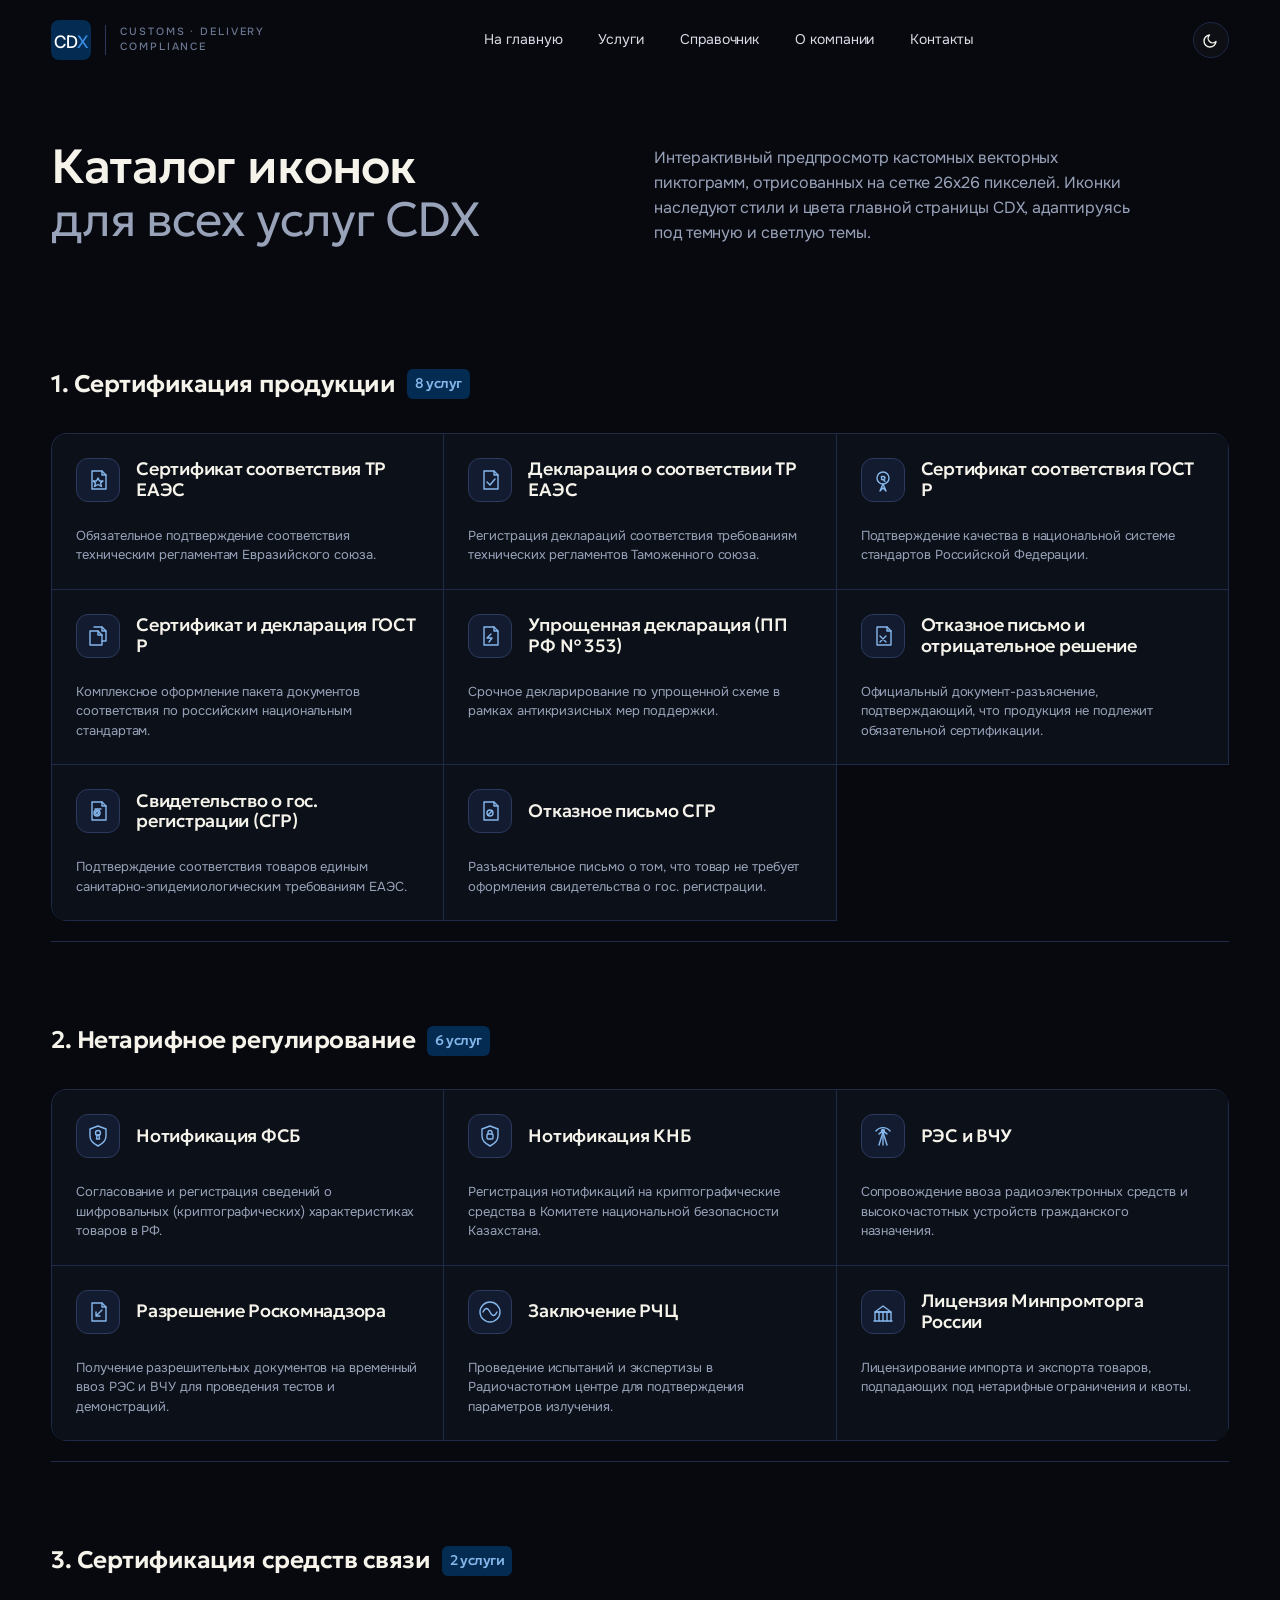
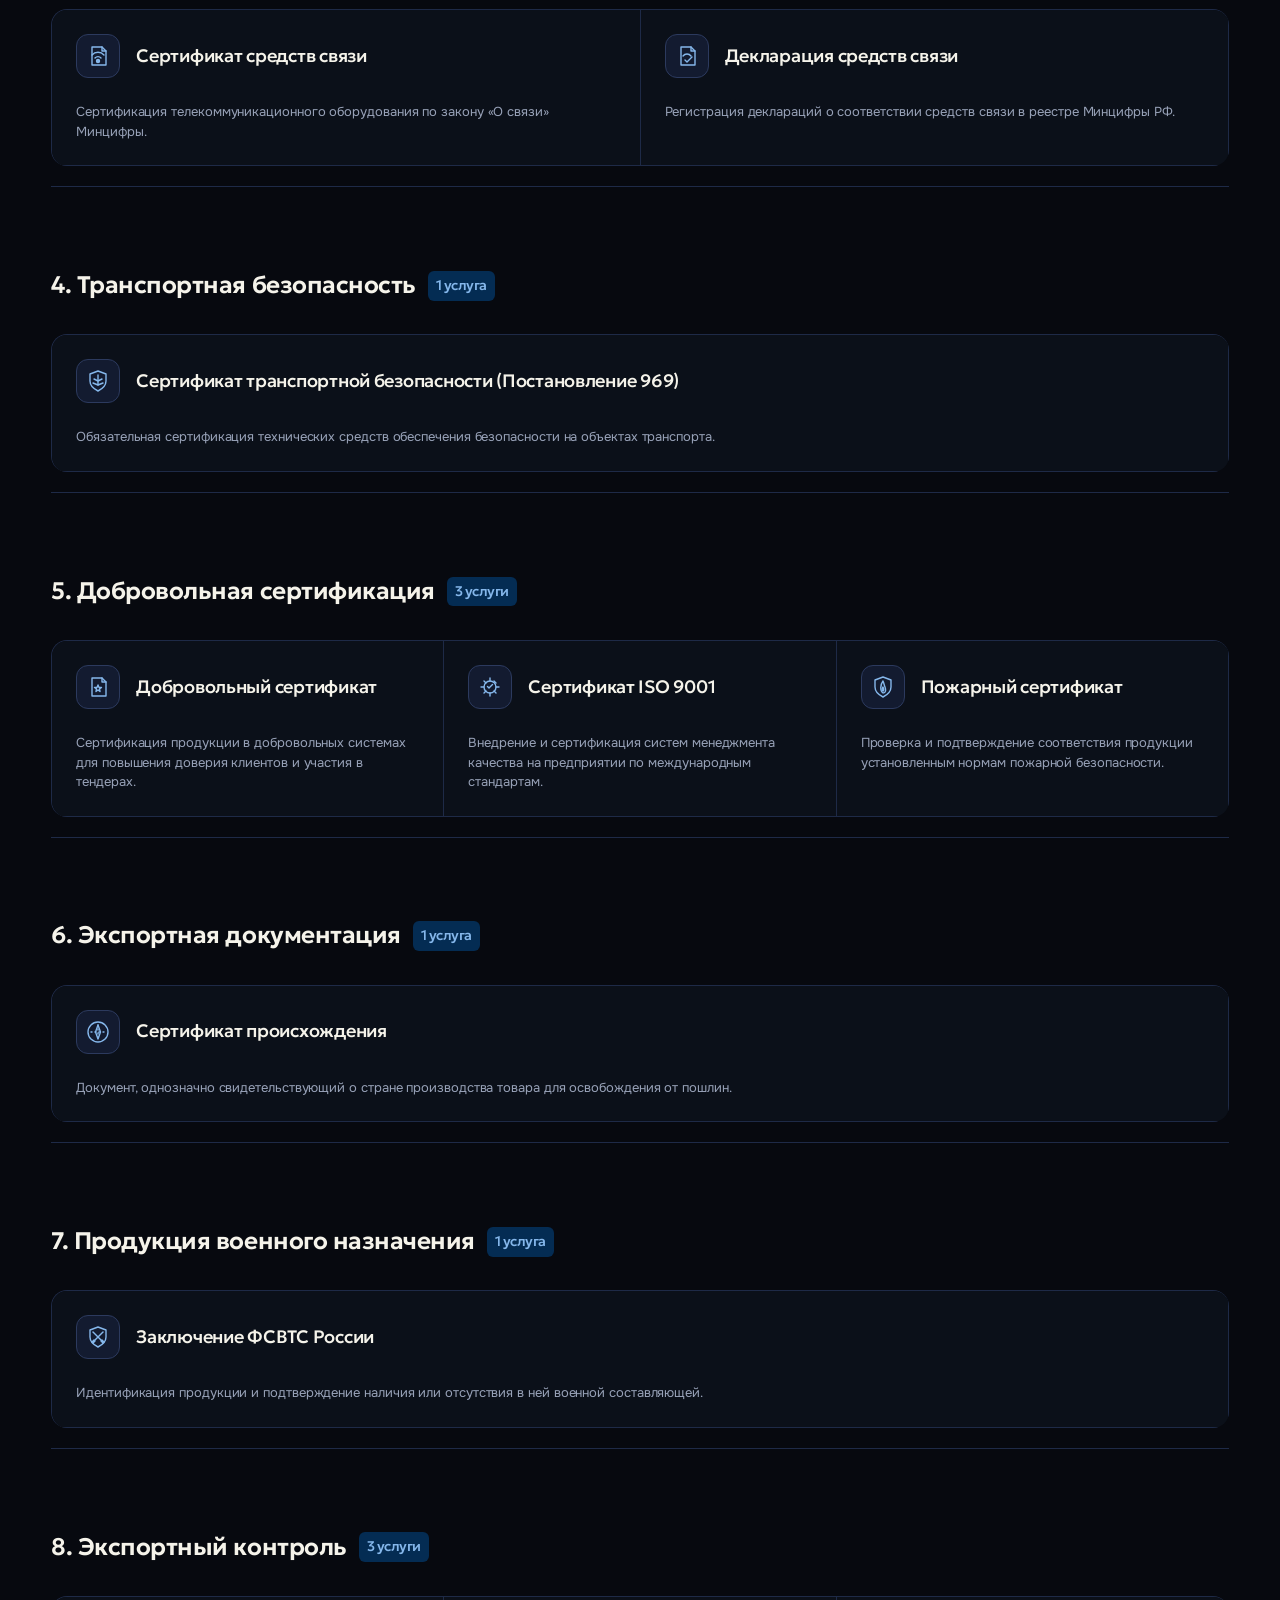
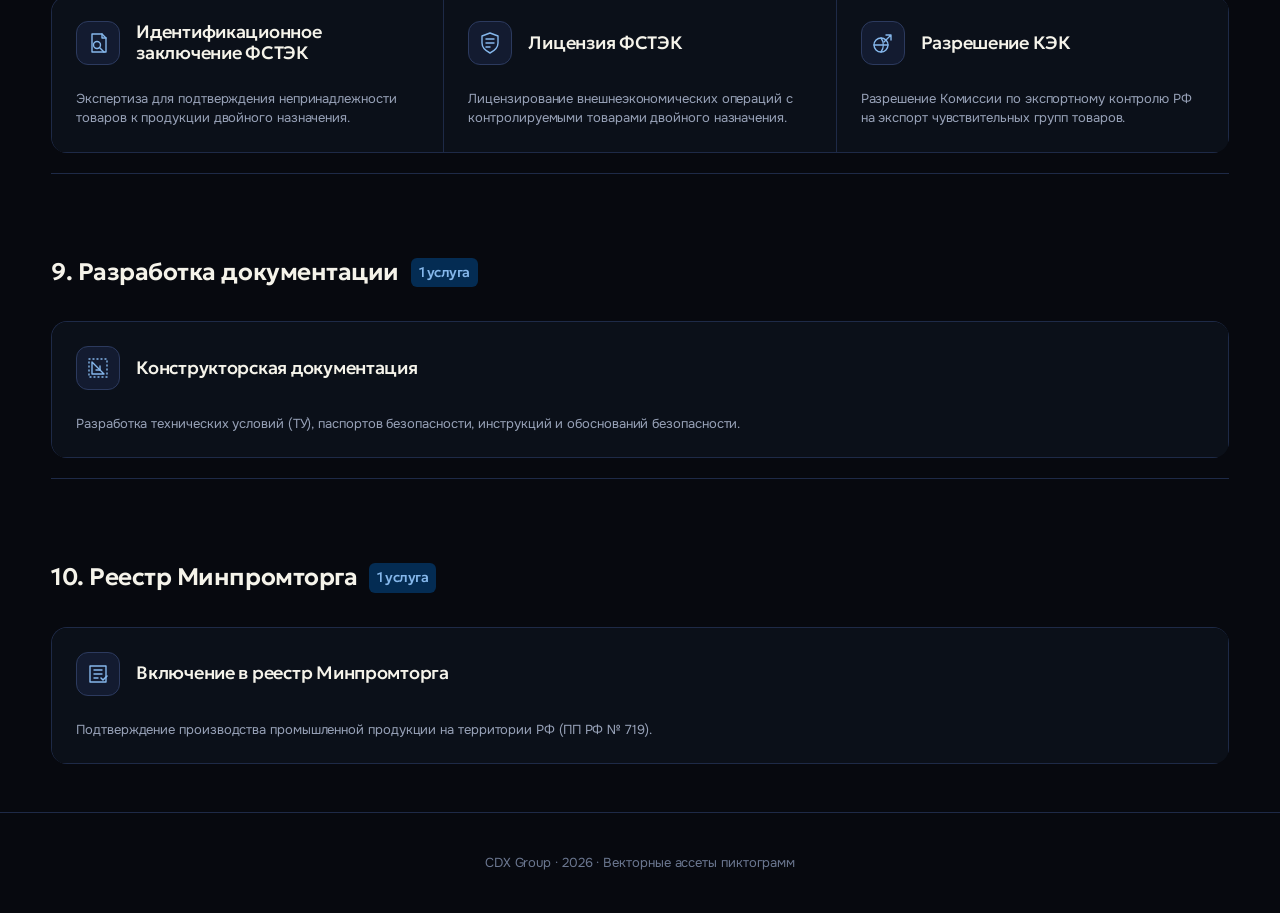
<file: icons_preview.html>
<!doctype html>
<html lang="ru">
<head>
<meta charset="utf-8" />
<meta name="viewport" content="width=device-width,initial-scale=1" />
<title>CDX — Каталог иконок услуг</title>
<meta name="description" content="Интерактивный каталог кастомных SVG-пиктограмм для услуг компании CDX" />

<link rel="preconnect" href="https://fonts.googleapis.com" />
<link rel="preconnect" href="https://fonts.gstatic.com" crossorigin />
<link href="https://fonts.googleapis.com/css2?family=Geologica:wght@300;400;500;600;700;800&family=Onest:wght@300;400;500;600;700&family=Inter:wght@400;500;600&family=JetBrains+Mono:wght@400;500&display=swap&subset=cyrillic,cyrillic-ext,latin,latin-ext" rel="stylesheet" />

<link rel="stylesheet" href="cdx.css" />

<style>
  .preview-section {
    padding: 60px 0 20px;
    border-bottom: 1px solid var(--ink-line);
  }
  .preview-section:last-of-type {
    border-bottom: none;
  }
  .preview-section-title {
    font-family: var(--display);
    font-weight: 600;
    font-size: 24px;
    color: var(--fg-100);
    margin-bottom: 30px;
    letter-spacing: -0.02em;
    display: flex;
    align-items: center;
    gap: 12px;
  }
  .preview-section-title span {
    font-size: 14px;
    color: var(--accent-soft);
    background: var(--brand-navy);
    padding: 4px 8px;
    border-radius: 6px;
    font-weight: 500;
  }
  .service-card {
    min-height: auto;
    height: 100%;
    padding: 24px;
  }
  .service-desc {
    margin-top: 12px;
    font-size: 13px;
    color: var(--fg-300);
  }
</style>
</head>
<body>

<!-- NAVIGATION -->
<nav class="nav" id="nav">
  <div class="container nav-inner">
    <a href="index.html" class="brand">
      <span class="brand-mono">
        <svg viewBox="0 0 200 200" aria-hidden="true">
          <rect x="0" y="0" width="200" height="200" rx="40" fill="#042C53"/>
          <text x="100" y="138" font-family="Inter, -apple-system, sans-serif" font-weight="500" font-size="86" letter-spacing="-3" fill="#FFFFFF" text-anchor="middle">CD<tspan fill="#378ADD">X</tspan></text>
        </svg>
      </span>
      <span class="brand-suffix">Customs · Delivery<br>Compliance</span>
    </a>

    <div class="nav-links">
      <a href="index.html">На главную</a>
      <a href="services.html" class="active">Услуги</a>
      <a href="reference.html">Справочник</a>
      <a href="about.html">О компании</a>
      <a href="contacts.html">Контакты</a>
    </div>

    <div class="nav-right">
      <button class="theme-toggle" id="themeToggle" aria-label="Сменить тему">
        <svg class="ico-moon" width="16" height="16" viewBox="0 0 16 16" fill="none">
          <path d="M13 9.5 A6 6 0 1 1 6.5 3 A4.5 4.5 0 0 0 13 9.5 Z" stroke="currentColor" stroke-width="1.4" stroke-linejoin="round"/>
        </svg>
        <svg class="ico-sun" width="16" height="16" viewBox="0 0 16 16" fill="none">
          <circle cx="8" cy="8" r="3.2" stroke="currentColor" stroke-width="1.4"/>
          <path d="M8 1.5 V3 M8 13 V14.5 M1.5 8 H3 M13 8 H14.5 M3.5 3.5 L4.5 4.5 M11.5 11.5 L12.5 12.5 M3.5 12.5 L4.5 11.5 M11.5 4.5 L12.5 3.5" stroke="currentColor" stroke-width="1.4" stroke-linecap="round"/>
        </svg>
      </button>
    </div>
  </div>
</nav>

<!-- HERO -->
<section class="section" style="padding-top: 140px; padding-bottom: 20px;">
  <div class="container">
    <div class="section-head reveal">
      <div>
        <h1 class="h-section" style="font-size: clamp(32px, 5vw, 48px);">
          Каталог иконок<br><span class="soft">для всех услуг CDX</span>
        </h1>
      </div>
      <div class="right">
        Интерактивный предпросмотр кастомных векторных пиктограмм, отрисованных на сетке 26x26 пикселей. Иконки наследуют стили и цвета главной страницы CDX, адаптируясь под темную и светлую темы.
      </div>
    </div>
  </div>
</section>

<!-- ICONS GRID BY CATEGORY -->
<section class="section" style="padding-top: 0;">
  <div class="container">

    <!-- 1. Сертификация продукции -->
    <div class="preview-section reveal">
      <h2 class="preview-section-title">
        1. Сертификация продукции <span>8 услуг</span>
      </h2>
      <div class="services-grid">
        <article class="service-card">
          <div>
            <div class="service-top">
              <div class="service-icon">
                <svg width="26" height="26" viewBox="0 0 26 26" fill="none" stroke="currentColor" stroke-width="1.4" stroke-linecap="round" stroke-linejoin="round">
                  <path d="M7 4 H17 L21 8 V22 H7 Z" />
                  <path d="M17 4 V8 H21" />
                  <path d="M13 11 L14.5 14 H18 L15.5 16 L16.5 19.5 L13 17.5 L9.5 19.5 L10.5 16 L8 14 H11.5 Z" />
                </svg>
              </div>
              <h3 class="service-title">Сертификат соответствия ТР ЕАЭС</h3>
            </div>
            <p class="service-desc">Обязательное подтверждение соответствия техническим регламентам Евразийского союза.</p>
          </div>
        </article>

        <article class="service-card">
          <div>
            <div class="service-top">
              <div class="service-icon">
                <svg width="26" height="26" viewBox="0 0 26 26" fill="none" stroke="currentColor" stroke-width="1.4" stroke-linecap="round" stroke-linejoin="round">
                  <path d="M7 4 H17 L21 8 V22 H7 Z" />
                  <path d="M17 4 V8 H21" />
                  <path d="M10 15 L13 18 L18 12" />
                </svg>
              </div>
              <h3 class="service-title">Декларация о соответствии ТР ЕАЭС</h3>
            </div>
            <p class="service-desc">Регистрация деклараций соответствия требованиям технических регламентов Таможенного союза.</p>
          </div>
        </article>

        <article class="service-card">
          <div>
            <div class="service-top">
              <div class="service-icon">
                <svg width="26" height="26" viewBox="0 0 26 26" fill="none" stroke="currentColor" stroke-width="1.4" stroke-linecap="round" stroke-linejoin="round">
                  <circle cx="13" cy="11" r="6" />
                  <path d="M13 17 L10 24 L13 21 L16 24 Z" />
                  <path d="M11.5 11 V9.5 H13.5 A1.5 1.5 0 0 1 15 11 A1.5 1.5 0 0 1 13.5 12.5 H11.5" />
                  <path d="M13 12.5 L15 14.5" />
                </svg>
              </div>
              <h3 class="service-title">Сертификат соответствия ГОСТ Р</h3>
            </div>
            <p class="service-desc">Подтверждение качества в национальной системе стандартов Российской Федерации.</p>
          </div>
        </article>

        <article class="service-card">
          <div>
            <div class="service-top">
              <div class="service-icon">
                <svg width="26" height="26" viewBox="0 0 26 26" fill="none" stroke="currentColor" stroke-width="1.4" stroke-linecap="round" stroke-linejoin="round">
                  <path d="M5 8 H13 L17 12 V22 H5 Z" />
                  <path d="M13 8 V12 H17" />
                  <path d="M9 4 H17 L21 8 V18 H17" />
                  <path d="M17 4 V8 H21" />
                </svg>
              </div>
              <h3 class="service-title">Сертификат и декларация ГОСТ Р</h3>
            </div>
            <p class="service-desc">Комплексное оформление пакета документов соответствия по российским национальным стандартам.</p>
          </div>
        </article>

        <article class="service-card">
          <div>
            <div class="service-top">
              <div class="service-icon">
                <svg width="26" height="26" viewBox="0 0 26 26" fill="none" stroke="currentColor" stroke-width="1.4" stroke-linecap="round" stroke-linejoin="round">
                  <path d="M7 4 H17 L21 8 V22 H7 Z" />
                  <path d="M17 4 V8 H21" />
                  <path d="M14 11 L10 15 H15 L12 19" />
                </svg>
              </div>
              <h3 class="service-title">Упрощенная декларация (ПП РФ № 353)</h3>
            </div>
            <p class="service-desc">Срочное декларирование по упрощенной схеме в рамках антикризисных мер поддержки.</p>
          </div>
        </article>

        <article class="service-card">
          <div>
            <div class="service-top">
              <div class="service-icon">
                <svg width="26" height="26" viewBox="0 0 26 26" fill="none" stroke="currentColor" stroke-width="1.4" stroke-linecap="round" stroke-linejoin="round">
                  <path d="M7 4 H17 L21 8 V22 H7 Z" />
                  <path d="M17 4 V8 H21" />
                  <path d="M10 13 L16 19 M16 13 L10 19" />
                </svg>
              </div>
              <h3 class="service-title">Отказное письмо и отрицательное решение</h3>
            </div>
            <p class="service-desc">Официальный документ-разъяснение, подтверждающий, что продукция не подлежит обязательной сертификации.</p>
          </div>
        </article>

        <article class="service-card">
          <div>
            <div class="service-top">
              <div class="service-icon">
                <svg width="26" height="26" viewBox="0 0 26 26" fill="none" stroke="currentColor" stroke-width="1.4" stroke-linecap="round" stroke-linejoin="round">
                  <path d="M7 4 H17 L21 8 V22 H7 Z" />
                  <path d="M17 4 V8 H21" />
                  <circle cx="12" cy="15" r="3" />
                  <circle cx="12" cy="15" r="1.5" />
                  <path d="M10 11 H16" />
                </svg>
              </div>
              <h3 class="service-title">Свидетельство о гос. регистрации (СГР)</h3>
            </div>
            <p class="service-desc">Подтверждение соответствия товаров единым санитарно-эпидемиологическим требованиям ЕАЭС.</p>
          </div>
        </article>

        <article class="service-card">
          <div>
            <div class="service-top">
              <div class="service-icon">
                <svg width="26" height="26" viewBox="0 0 26 26" fill="none" stroke="currentColor" stroke-width="1.4" stroke-linecap="round" stroke-linejoin="round">
                  <path d="M7 4 H17 L21 8 V22 H7 Z" />
                  <path d="M17 4 V8 H21" />
                  <circle cx="13" cy="15" r="3" />
                  <path d="M11 17 L15 13" />
                </svg>
              </div>
              <h3 class="service-title">Отказное письмо СГР</h3>
            </div>
            <p class="service-desc">Разъяснительное письмо о том, что товар не требует оформления свидетельства о гос. регистрации.</p>
          </div>
        </article>
      </div>
    </div>

    <!-- 2. Нетарифное регулирование -->
    <div class="preview-section reveal">
      <h2 class="preview-section-title">
        2. Нетарифное регулирование <span>6 услуг</span>
      </h2>
      <div class="services-grid">
        <article class="service-card">
          <div>
            <div class="service-top">
              <div class="service-icon">
                <svg width="26" height="26" viewBox="0 0 26 26" fill="none" stroke="currentColor" stroke-width="1.4" stroke-linecap="round" stroke-linejoin="round">
                  <path d="M13 3 L21 6 V13 C21 18 17 21 13 23 C9 21 5 18 5 13 V6 Z" />
                  <circle cx="13" cy="10" r="2.5" />
                  <path d="M12 12 H14 L14.5 16 H11.5 Z" />
                </svg>
              </div>
              <h3 class="service-title">Нотификация ФСБ</h3>
            </div>
            <p class="service-desc">Согласование и регистрация сведений о шифровальных (криптографических) характеристиках товаров в РФ.</p>
          </div>
        </article>

        <article class="service-card">
          <div>
            <div class="service-top">
              <div class="service-icon">
                <svg width="26" height="26" viewBox="0 0 26 26" fill="none" stroke="currentColor" stroke-width="1.4" stroke-linecap="round" stroke-linejoin="round">
                  <path d="M13 3 L21 6 V13 C21 18 17 21 13 23 C9 21 5 18 5 13 V6 Z" />
                  <rect x="10" y="11" width="6" height="5" rx="1" />
                  <path d="M11 11 V9.5 A2 2 0 0 1 15 9.5 V11" />
                </svg>
              </div>
              <h3 class="service-title">Нотификация КНБ</h3>
            </div>
            <p class="service-desc">Регистрация нотификаций на криптографические средства в Комитете национальной безопасности Казахстана.</p>
          </div>
        </article>

        <article class="service-card">
          <div>
            <div class="service-top">
              <div class="service-icon">
                <svg width="26" height="26" viewBox="0 0 26 26" fill="none" stroke="currentColor" stroke-width="1.4" stroke-linecap="round" stroke-linejoin="round">
                  <path d="M13 22 V9" />
                  <path d="M9 22 L13 9 L17 22" />
                  <circle cx="13" cy="8" r="1.5" fill="currentColor" />
                  <path d="M9 11 A5 5 0 0 1 17 11" />
                  <path d="M6 8 A9 9 0 0 1 20 8" />
                </svg>
              </div>
              <h3 class="service-title">РЭС и ВЧУ</h3>
            </div>
            <p class="service-desc">Сопровождение ввоза радиоэлектронных средств и высокочастотных устройств гражданского назначения.</p>
          </div>
        </article>

        <article class="service-card">
          <div>
            <div class="service-top">
              <div class="service-icon">
                <svg width="26" height="26" viewBox="0 0 26 26" fill="none" stroke="currentColor" stroke-width="1.4" stroke-linecap="round" stroke-linejoin="round">
                  <path d="M7 4 H17 L21 8 V22 H7 Z" />
                  <path d="M17 4 V8 H21" />
                  <path d="M17 11 L11 17 M11 17 H15 M11 17 V13" />
                </svg>
              </div>
              <h3 class="service-title">Разрешение Роскомнадзора</h3>
            </div>
            <p class="service-desc">Получение разрешительных документов на временный ввоз РЭС и ВЧУ для проведения тестов и демонстраций.</p>
          </div>
        </article>

        <article class="service-card">
          <div>
            <div class="service-top">
              <div class="service-icon">
                <svg width="26" height="26" viewBox="0 0 26 26" fill="none" stroke="currentColor" stroke-width="1.4" stroke-linecap="round" stroke-linejoin="round">
                  <circle cx="13" cy="13" r="10" />
                  <path d="M6 13 Q9.5 6 13 13 T20 13" />
                </svg>
              </div>
              <h3 class="service-title">Заключение РЧЦ</h3>
            </div>
            <p class="service-desc">Проведение испытаний и экспертизы в Радиочастотном центре для подтверждения параметров излучения.</p>
          </div>
        </article>

        <article class="service-card">
          <div>
            <div class="service-top">
              <div class="service-icon">
                <svg width="26" height="26" viewBox="0 0 26 26" fill="none" stroke="currentColor" stroke-width="1.4" stroke-linecap="round" stroke-linejoin="round">
                  <path d="M4 22 H22" />
                  <path d="M5 22 V13 H21 V22" />
                  <path d="M9 22 V13 M13 22 V13 M17 22 V13" />
                  <path d="M5 13 L13 7 L21 13 Z" />
                </svg>
              </div>
              <h3 class="service-title">Лицензия Минпромторга России</h3>
            </div>
            <p class="service-desc">Лицензирование импорта и экспорта товаров, подпадающих под нетарифные ограничения и квоты.</p>
          </div>
        </article>
      </div>
    </div>

    <!-- 3. Сертификация средств связи -->
    <div class="preview-section reveal">
      <h2 class="preview-section-title">
        3. Сертификация средств связи <span>2 услуги</span>
      </h2>
      <div class="services-grid" style="grid-template-columns: repeat(2, 1fr);">
        <article class="service-card">
          <div>
            <div class="service-top">
              <div class="service-icon">
                <svg width="26" height="26" viewBox="0 0 26 26" fill="none" stroke="currentColor" stroke-width="1.4" stroke-linecap="round" stroke-linejoin="round">
                  <path d="M7 4 H17 L21 8 V22 H7 Z" />
                  <path d="M17 4 V8 H21" />
                  <circle cx="13" cy="18" r="1.5" fill="currentColor" />
                  <path d="M10 15 A4 4 0 0 1 16 15" />
                  <path d="M7 12 A8 8 0 0 1 19 12" />
                </svg>
              </div>
              <h3 class="service-title">Сертификат средств связи</h3>
            </div>
            <p class="service-desc">Сертификация телекоммуникационного оборудования по закону «О связи» Минцифры.</p>
          </div>
        </article>

        <article class="service-card">
          <div>
            <div class="service-top">
              <div class="service-icon">
                <svg width="26" height="26" viewBox="0 0 26 26" fill="none" stroke="currentColor" stroke-width="1.4" stroke-linecap="round" stroke-linejoin="round">
                  <path d="M7 4 H17 L21 8 V22 H7 Z" />
                  <path d="M17 4 V8 H21" />
                  <path d="M9 13 A5 5 0 0 1 17 13" />
                  <path d="M11 17 L13 19 L18 14" />
                </svg>
              </div>
              <h3 class="service-title">Декларация средств связи</h3>
            </div>
            <p class="service-desc">Регистрация деклараций о соответствии средств связи в реестре Минцифры РФ.</p>
          </div>
        </article>
      </div>
    </div>

    <!-- 4. Транспортная безопасность -->
    <div class="preview-section reveal">
      <h2 class="preview-section-title">
        4. Транспортная безопасность <span>1 услуга</span>
      </h2>
      <div class="services-grid" style="grid-template-columns: 1fr;">
        <article class="service-card" style="min-height: auto;">
          <div>
            <div class="service-top">
              <div class="service-icon">
                <svg width="26" height="26" viewBox="0 0 26 26" fill="none" stroke="currentColor" stroke-width="1.4" stroke-linecap="round" stroke-linejoin="round">
                  <path d="M13 3 L21 6 V13 C21 18 17 21 13 23 C9 21 5 18 5 13 V6 Z" />
                  <path d="M13 7 V17" />
                  <path d="M9 11 L13 13 L17 11" />
                  <path d="M8 15 L13 17 L18 15" />
                </svg>
              </div>
              <h3 class="service-title">Сертификат транспортной безопасности (Постановление 969)</h3>
            </div>
            <p class="service-desc">Обязательная сертификация технических средств обеспечения безопасности на объектах транспорта.</p>
          </div>
        </article>
      </div>
    </div>

    <!-- 5. Добровольная сертификация -->
    <div class="preview-section reveal">
      <h2 class="preview-section-title">
        5. Добровольная сертификация <span>3 услуги</span>
      </h2>
      <div class="services-grid">
        <article class="service-card">
          <div>
            <div class="service-top">
              <div class="service-icon">
                <svg width="26" height="26" viewBox="0 0 26 26" fill="none" stroke="currentColor" stroke-width="1.4" stroke-linecap="round" stroke-linejoin="round">
                  <path d="M7 4 H17 L21 8 V22 H7 Z" />
                  <path d="M17 4 V8 H21" />
                  <path d="M13 11 L14 13.5 H16.5 L14.5 15 L15 17.5 L13 16 L11 17.5 L11.5 15 L9.5 13.5 H12 Z" />
                </svg>
              </div>
              <h3 class="service-title">Добровольный сертификат</h3>
            </div>
            <p class="service-desc">Сертификация продукции в добровольных системах для повышения доверия клиентов и участия в тендерах.</p>
          </div>
        </article>

        <article class="service-card">
          <div>
            <div class="service-top">
              <div class="service-icon">
                <svg width="26" height="26" viewBox="0 0 26 26" fill="none" stroke="currentColor" stroke-width="1.4" stroke-linecap="round" stroke-linejoin="round">
                  <circle cx="13" cy="13" r="6" />
                  <path d="M13 4 V7 M13 19 V22 M4 13 H7 M19 13 H22 M7 7 L9 9 M17 17 L19 19 M7 19 L9 17 M17 7 L19 9" />
                  <path d="M10.5 12.5 L12 14 L15.5 10.5" />
                </svg>
              </div>
              <h3 class="service-title">Сертификат ISO 9001</h3>
            </div>
            <p class="service-desc">Внедрение и сертификация систем менеджмента качества на предприятии по международным стандартам.</p>
          </div>
        </article>

        <article class="service-card">
          <div>
            <div class="service-top">
              <div class="service-icon">
                <svg width="26" height="26" viewBox="0 0 26 26" fill="none" stroke="currentColor" stroke-width="1.4" stroke-linecap="round" stroke-linejoin="round">
                  <path d="M13 3 L21 6 V13 C21 18 17 21 13 23 C9 21 5 18 5 13 V6 Z" />
                  <path d="M13 7 C10 11 10 17 13 19 C16 19 16 16 15 13 C14 11 14 9 13 7 Z" />
                  <path d="M13 13 C12 14 12 16 13 17 C14 17 14 15 13 13 Z" />
                </svg>
              </div>
              <h3 class="service-title">Пожарный сертификат</h3>
            </div>
            <p class="service-desc">Проверка и подтверждение соответствия продукции установленным нормам пожарной безопасности.</p>
          </div>
        </article>
      </div>
    </div>

    <!-- 6. Экспортная документация -->
    <div class="preview-section reveal">
      <h2 class="preview-section-title">
        6. Экспортная документация <span>1 услуга</span>
      </h2>
      <div class="services-grid" style="grid-template-columns: 1fr;">
        <article class="service-card" style="min-height: auto;">
          <div>
            <div class="service-top">
              <div class="service-icon">
                <svg width="26" height="26" viewBox="0 0 26 26" fill="none" stroke="currentColor" stroke-width="1.4" stroke-linecap="round" stroke-linejoin="round">
                  <circle cx="13" cy="13" r="10" />
                  <path d="M13 6 L15.5 13 L13 20 L10.5 13 Z" />
                  <path d="M6 13 H20 M13 6 V20" stroke-dasharray="1 3" />
                </svg>
              </div>
              <h3 class="service-title">Сертификат происхождения</h3>
            </div>
            <p class="service-desc">Документ, однозначно свидетельствующий о стране производства товара для освобождения от пошлин.</p>
          </div>
        </article>
      </div>
    </div>

    <!-- 7. Продукция военного назначения -->
    <div class="preview-section reveal">
      <h2 class="preview-section-title">
        7. Продукция военного назначения <span>1 услуга</span>
      </h2>
      <div class="services-grid" style="grid-template-columns: 1fr;">
        <article class="service-card" style="min-height: auto;">
          <div>
            <div class="service-top">
              <div class="service-icon">
                <svg width="26" height="26" viewBox="0 0 26 26" fill="none" stroke="currentColor" stroke-width="1.4" stroke-linecap="round" stroke-linejoin="round">
                  <path d="M13 3 L21 6 V13 C21 18 17 21 13 23 C9 21 5 18 5 13 V6 Z" />
                  <path d="M8 18 L18 8" />
                  <path d="M9 16 L7 18 L8 19 L10 17" />
                  <path d="M18 18 L8 8" />
                  <path d="M17 16 L19 18 L18 19 L16 17" />
                </svg>
              </div>
              <h3 class="service-title">Заключение ФСВТС России</h3>
            </div>
            <p class="service-desc">Идентификация продукции и подтверждение наличия или отсутствия в ней военной составляющей.</p>
          </div>
        </article>
      </div>
    </div>

    <!-- 8. Экспортный контроль -->
    <div class="preview-section reveal">
      <h2 class="preview-section-title">
        8. Экспортный контроль <span>3 услуги</span>
      </h2>
      <div class="services-grid">
        <article class="service-card">
          <div>
            <div class="service-top">
              <div class="service-icon">
                <svg width="26" height="26" viewBox="0 0 26 26" fill="none" stroke="currentColor" stroke-width="1.4" stroke-linecap="round" stroke-linejoin="round">
                  <path d="M7 4 H17 L21 8 V22 H7 Z" />
                  <path d="M17 4 V8 H21" />
                  <circle cx="12" cy="15" r="3.5" />
                  <path d="M14.5 17.5 L19 22" />
                </svg>
              </div>
              <h3 class="service-title">Идентификационное заключение ФСТЭК</h3>
            </div>
            <p class="service-desc">Экспертиза для подтверждения непринадлежности товаров к продукции двойного назначения.</p>
          </div>
        </article>

        <article class="service-card">
          <div>
            <div class="service-top">
              <div class="service-icon">
                <svg width="26" height="26" viewBox="0 0 26 26" fill="none" stroke="currentColor" stroke-width="1.4" stroke-linecap="round" stroke-linejoin="round">
                  <path d="M13 3 L21 6 V13 C21 18 17 21 13 23 C9 21 5 18 5 13 V6 Z" />
                  <path d="M9 9 H17 M9 13 H17 M9 17 H13" />
                </svg>
              </div>
              <h3 class="service-title">Лицензия ФСТЭК</h3>
            </div>
            <p class="service-desc">Лицензирование внешнеэкономических операций с контролируемыми товарами двойного назначения.</p>
          </div>
        </article>

        <article class="service-card">
          <div>
            <div class="service-top">
              <div class="service-icon">
                <svg width="26" height="26" viewBox="0 0 26 26" fill="none" stroke="currentColor" stroke-width="1.4" stroke-linecap="round" stroke-linejoin="round">
                  <circle cx="11" cy="15" r="7" />
                  <path d="M4 15 H18 M11 8 A12 12 0 0 1 11 22" />
                  <path d="M14 12 L21 5 M21 5 H16 M21 5 V10" />
                </svg>
              </div>
              <h3 class="service-title">Разрешение КЭК</h3>
            </div>
            <p class="service-desc">Разрешение Комиссии по экспортному контролю РФ на экспорт чувствительных групп товаров.</p>
          </div>
        </article>
      </div>
    </div>

    <!-- 9. Разработка документации -->
    <div class="preview-section reveal">
      <h2 class="preview-section-title">
        9. Разработка документации <span>1 услуга</span>
      </h2>
      <div class="services-grid" style="grid-template-columns: 1fr;">
        <article class="service-card" style="min-height: auto;">
          <div>
            <div class="service-top">
              <div class="service-icon">
                <svg width="26" height="26" viewBox="0 0 26 26" fill="none" stroke="currentColor" stroke-width="1.4" stroke-linecap="round" stroke-linejoin="round">
                  <path d="M4 4 H22 V22 H4 Z" stroke-dasharray="1 3" />
                  <path d="M7 7 L7 19 L19 19 Z" />
                  <path d="M11 15 L15 15" />
                  <path d="M15 11 L15 15" />
                </svg>
              </div>
              <h3 class="service-title">Конструкторская документация</h3>
            </div>
            <p class="service-desc">Разработка технических условий (ТУ), паспортов безопасности, инструкций и обоснований безопасности.</p>
          </div>
        </article>
      </div>
    </div>

    <!-- 10. Реестр Минпромторга -->
    <div class="preview-section reveal">
      <h2 class="preview-section-title">
        10. Реестр Минпромторга <span>1 услуга</span>
      </h2>
      <div class="services-grid" style="grid-template-columns: 1fr;">
        <article class="service-card" style="min-height: auto;">
          <div>
            <div class="service-top">
              <div class="service-icon">
                <svg width="26" height="26" viewBox="0 0 26 26" fill="none" stroke="currentColor" stroke-width="1.4" stroke-linecap="round" stroke-linejoin="round">
                  <path d="M5 5 H21 V21 H5 Z" />
                  <path d="M9 9 H17 M9 13 H17 M9 17 H13" />
                  <path d="M16 17 L18 19 L22 15" stroke="currentColor" stroke-width="1.6" />
                </svg>
              </div>
              <h3 class="service-title">Включение в реестр Минпромторга</h3>
            </div>
            <p class="service-desc">Подтверждение производства промышленной продукции на территории РФ (ПП РФ № 719).</p>
          </div>
        </article>
      </div>
    </div>

  </div>
</section>

<!-- FOOTER -->
<footer class="footer" style="padding: 40px 0; border-top: 1px solid var(--ink-line); text-align: center; font-size: 13px; color: var(--fg-400);">
  <div class="container">
    CDX Group · 2026 · Векторные ассеты пиктограмм
  </div>
</footer>

<script>
  // Simple reveal animation
  const io = new IntersectionObserver((entries) => {
    entries.forEach((e) => {
      if (e.isIntersecting) {
        e.target.classList.add('in');
        io.unobserve(e.target);
      }
    });
  }, { threshold: 0.05, rootMargin: '0px 0px -20px 0px' });
  document.querySelectorAll('.reveal').forEach((el) => io.observe(el));

  // Fallback: make visible if IO fails or loads immediately
  setTimeout(() => {
    document.querySelectorAll('.reveal').forEach((el) => el.classList.add('in'));
  }, 300);

  // Theme toggle
  const root = document.documentElement;
  const stored = localStorage.getItem('cdx-theme');
  if (stored === 'light') root.setAttribute('data-theme', 'light');

  document.getElementById('themeToggle').addEventListener('click', () => {
    const isLight = root.getAttribute('data-theme') === 'light';
    if (isLight) {
      root.removeAttribute('data-theme');
      localStorage.setItem('cdx-theme', 'dark');
    } else {
      root.setAttribute('data-theme', 'light');
      localStorage.setItem('cdx-theme', 'light');
    }
  });
</script>

</body>
</html>
</file>
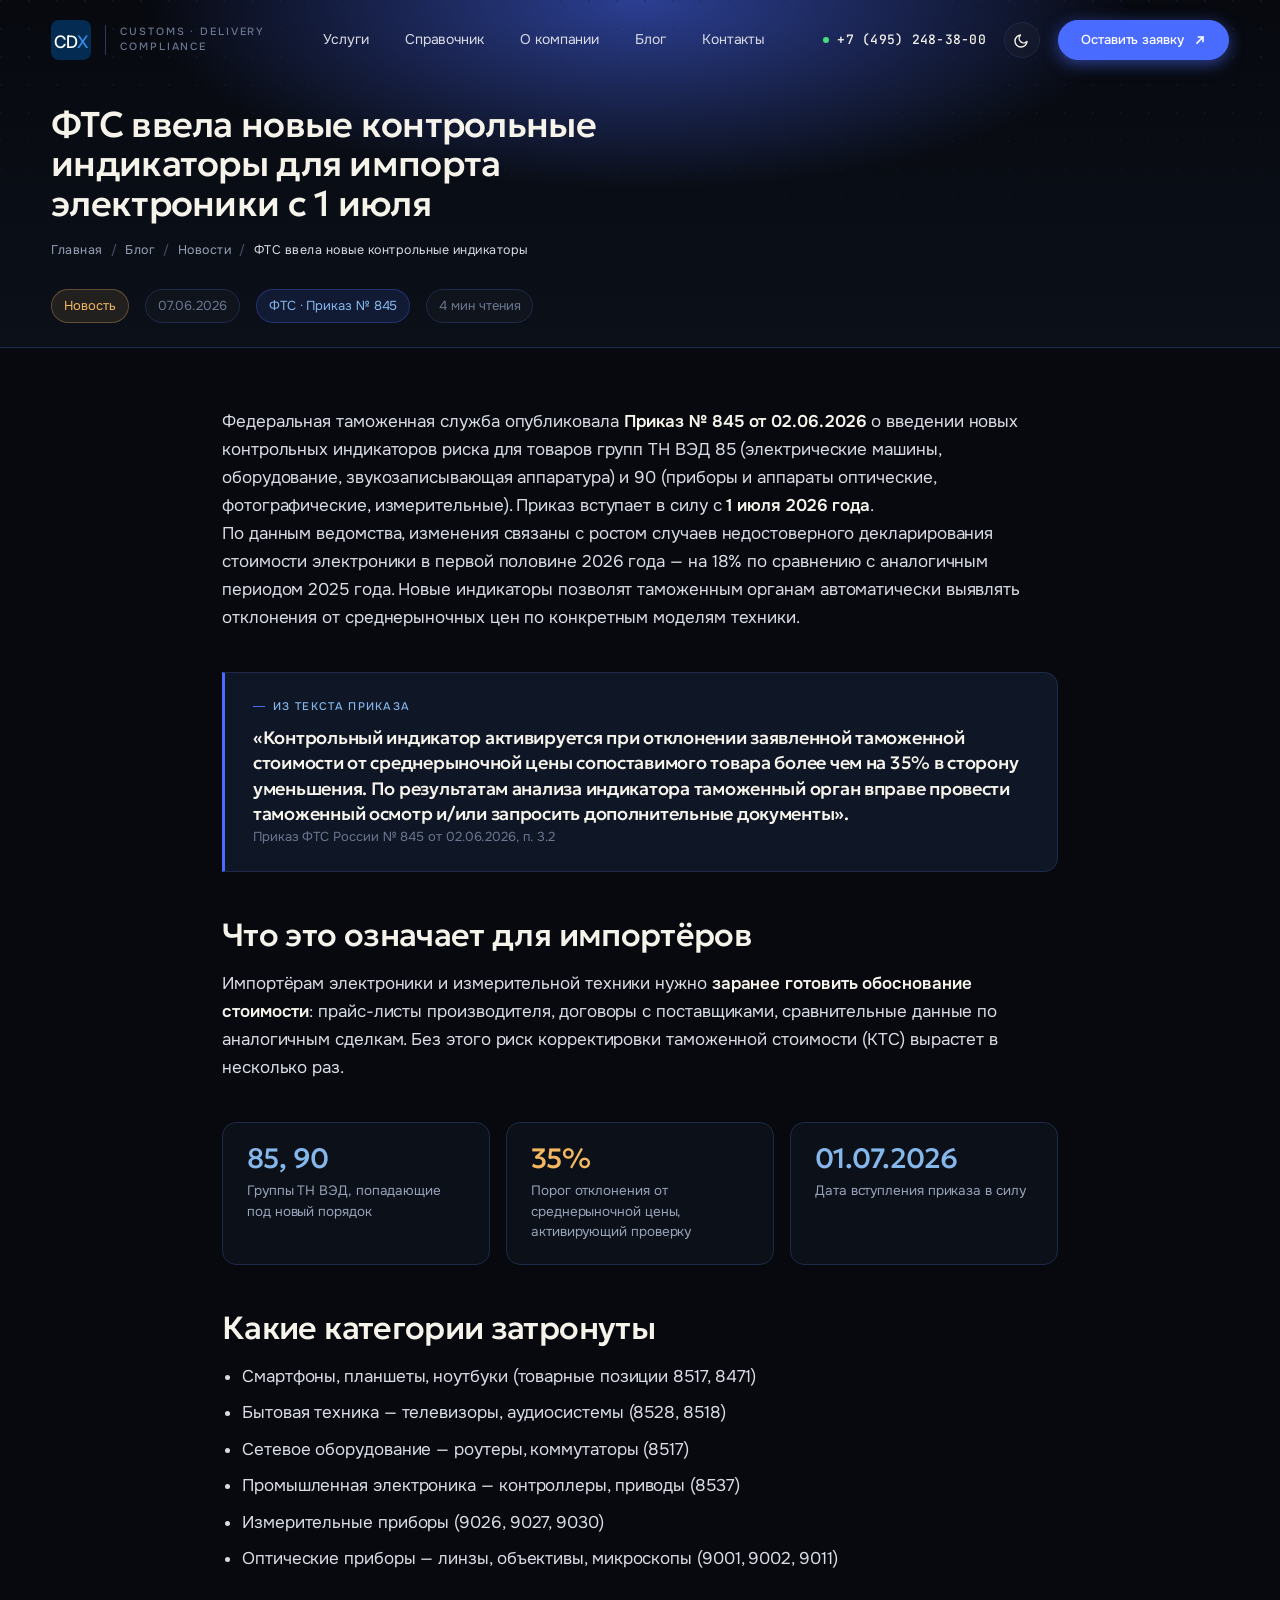
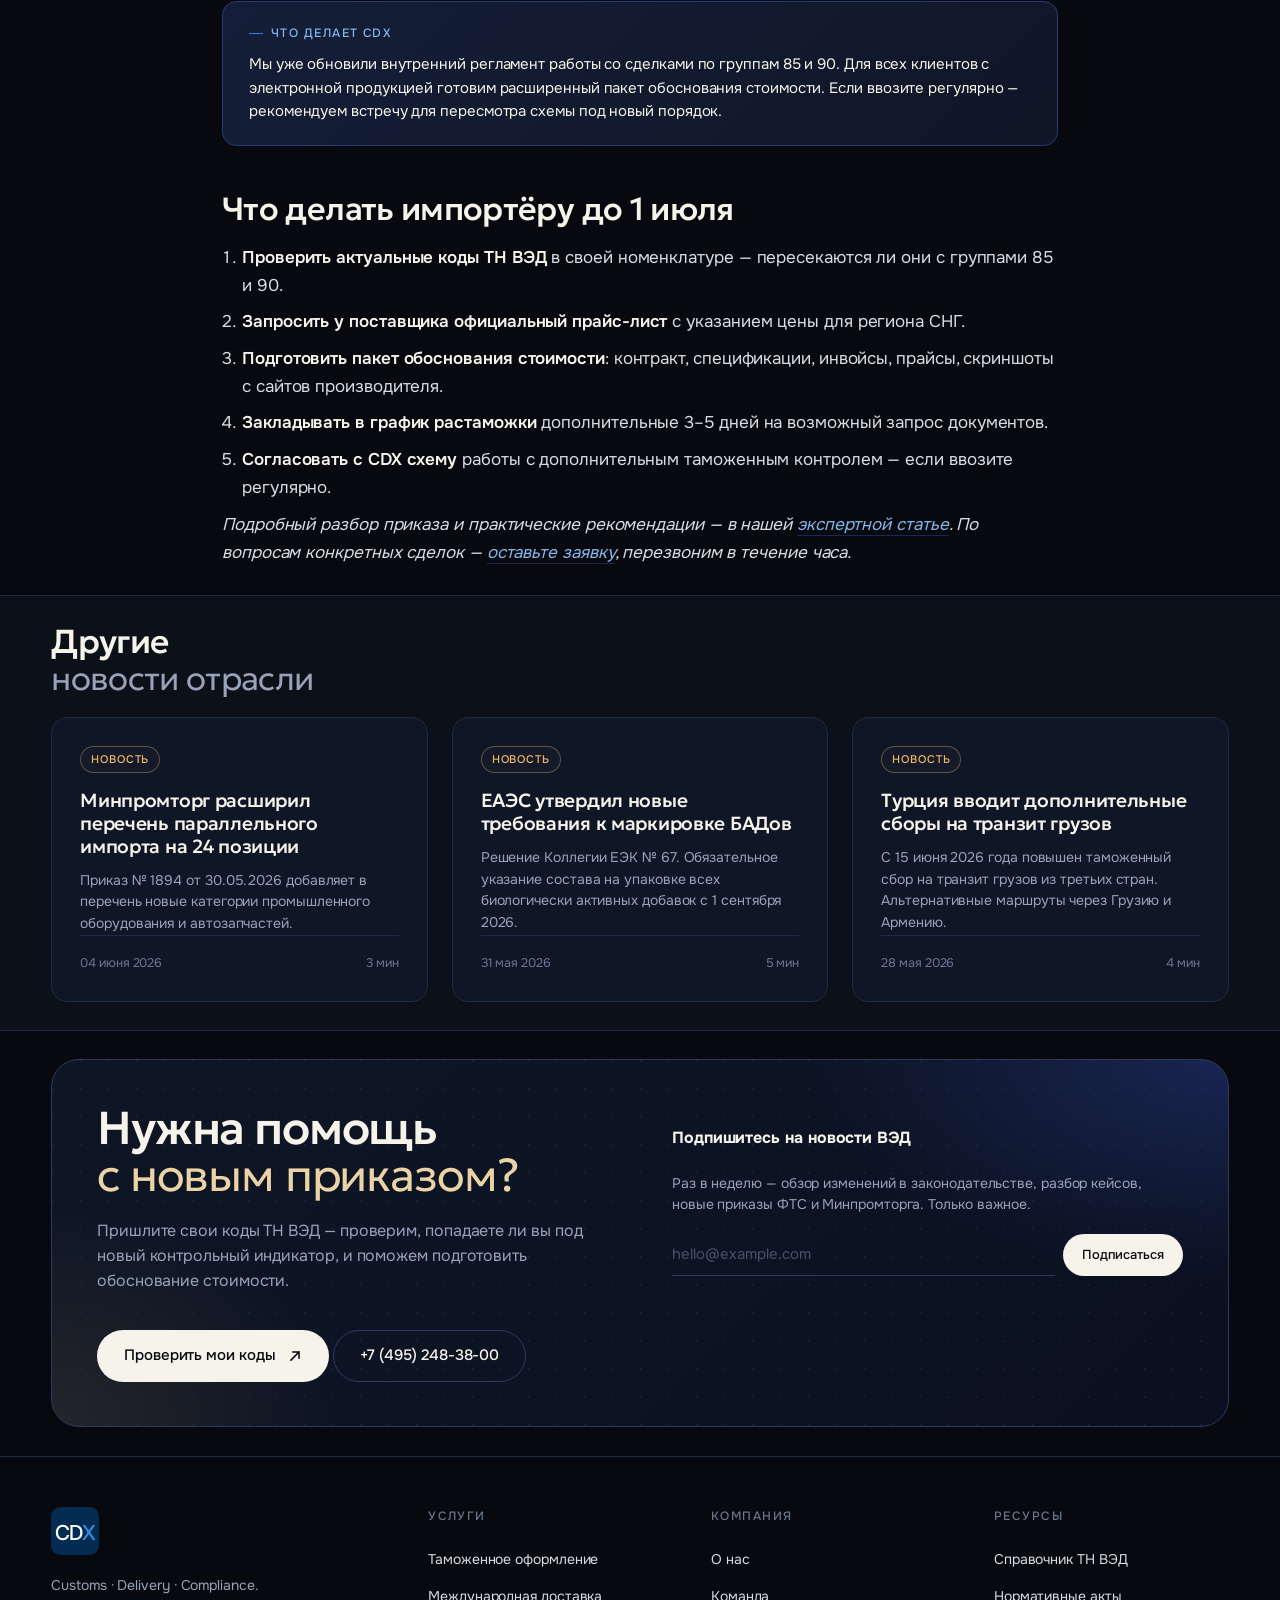
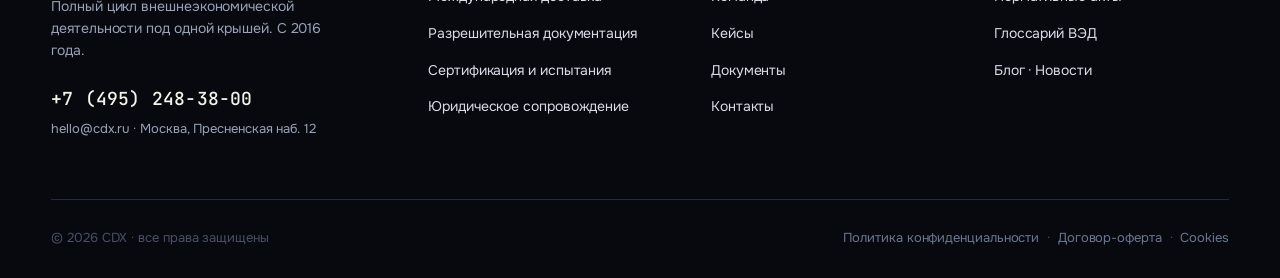
<file: news.html>
<!doctype html>
<html lang="ru">
<head>
<meta charset="utf-8" />
<meta name="viewport" content="width=device-width,initial-scale=1" />
<title>ФТС ввела новые контрольные индикаторы для импорта электроники с 1 июля — CDX</title>
<meta name="description" content="Федеральная таможенная служба опубликовала Приказ № 845 от 02.06.2026 о новых контрольных индикаторах риска для товаров групп ТН ВЭД 85 и 90." />

<link rel="preconnect" href="https://fonts.googleapis.com" />
<link rel="preconnect" href="https://fonts.gstatic.com" crossorigin />
<link href="https://fonts.googleapis.com/css2?family=Geologica:wght@300;400;500;600;700;800&family=Onest:wght@300;400;500;600;700&family=Inter:wght@400;500;600&family=JetBrains+Mono:wght@400;500&display=swap&subset=cyrillic,cyrillic-ext,latin,latin-ext" rel="stylesheet" />
<link rel="stylesheet" href="cdx.css">

<style>
  .news-body { max-width: 76ch; margin: 0 auto; }
  .news-source {
    margin: 40px 0;
    padding: 24px 28px;
    background: var(--ink-elev);
    border: 1px solid var(--ink-line);
    border-left: 3px solid var(--accent);
    border-radius: 0 14px 14px 0;
  }
  .news-source-label {
    font-family: var(--sans);
    font-weight: 500;
    font-size: 11px;
    text-transform: uppercase;
    letter-spacing: 0.12em;
    color: var(--accent-soft);
    margin: 0 0 10px;
    display: flex; align-items: center; gap: 8px;
  }
  .news-source-label::before {
    content: ""; width: 12px; height: 1px; background: var(--accent);
  }
  .news-source-quote {
    font-family: var(--display);
    font-weight: 500;
    font-size: 18px;
    line-height: 1.4;
    letter-spacing: -0.015em;
    color: var(--fg-100);
    margin: 0 0 14px;
  }
  .news-source-cite {
    font-size: 13px;
    color: var(--fg-400);
  }

  .news-impact {
    display: grid;
    grid-template-columns: repeat(3, 1fr);
    gap: 16px;
    margin: 40px 0;
  }
  .news-impact-card {
    padding: 22px 24px;
    background: var(--ink-bg-2);
    border: 1px solid var(--ink-line);
    border-radius: 14px;
  }
  .news-impact-num {
    font-family: var(--display);
    font-weight: 500;
    font-size: 28px;
    letter-spacing: -0.02em;
    color: var(--accent-soft);
    line-height: 1;
    margin-bottom: 8px;
  }
  .news-impact-num.warm { color: var(--warm); }
  .news-impact-text {
    font-size: 13.5px;
    color: var(--fg-300);
    line-height: 1.5;
  }
  @media (max-width: 1100px) {
    .news-impact { grid-template-columns: 1fr; }
  }
</style>
</head>
<body>

<!-- NAV -->
<nav class="nav" id="nav">
  <div class="container nav-inner">
    <a href="index.html" class="brand">
      <span class="brand-mono">
        <svg viewBox="0 0 200 200" aria-hidden="true">
          <rect x="0" y="0" width="200" height="200" rx="40" fill="#042C53"/>
          <text x="100" y="138" font-family="Inter, -apple-system, sans-serif" font-weight="500" font-size="86" letter-spacing="-3" fill="#FFFFFF" text-anchor="middle">CD<tspan fill="#378ADD">X</tspan></text>
        </svg>
      </span>
      <span class="brand-suffix">Customs · Delivery<br>Compliance</span>
    </a>
    <div class="nav-links">
      <a href="services.html">Услуги</a>
      <a href="reference.html">Справочник</a>
      <a href="about.html">О компании</a>
      <a href="blog.html">Блог</a>
      <a href="contacts.html">Контакты</a>
    </div>
    <div class="nav-right">
      <a href="tel:+74952483800" class="nav-phone"><span class="pulse"></span>+7 (495) 248-38-00</a>
      <button class="theme-toggle" id="themeToggle" aria-label="Сменить тему">
        <svg class="ico-moon" width="16" height="16" viewBox="0 0 16 16" fill="none">
          <path d="M13 9.5 A6 6 0 1 1 6.5 3 A4.5 4.5 0 0 0 13 9.5 Z" stroke="currentColor" stroke-width="1.4" stroke-linejoin="round"/>
        </svg>
        <svg class="ico-sun" width="16" height="16" viewBox="0 0 16 16" fill="none">
          <circle cx="8" cy="8" r="3.2" stroke="currentColor" stroke-width="1.4"/>
          <path d="M8 1.5 V3 M8 13 V14.5 M1.5 8 H3 M13 8 H14.5 M3.5 3.5 L4.5 4.5 M11.5 11.5 L12.5 12.5 M3.5 12.5 L4.5 11.5 M11.5 4.5 L12.5 3.5" stroke="currentColor" stroke-width="1.4" stroke-linecap="round"/>
        </svg>
      </button>
      <a href="#cta" class="btn-cta">
        <span>Оставить заявку</span>
        <svg class="arrow" width="12" height="12" viewBox="0 0 12 12" fill="none"><path d="M3 9 L9 3 M9 3 H4.5 M9 3 V7.5" stroke="currentColor" stroke-width="1.6" stroke-linecap="square"/></svg>
      </a>
    </div>
  </div>
</nav>

<!-- PAGE HEAD -->
<section class="page-head">
  <div class="container">
    <h1 class="page-title reveal" style="max-width:26ch">
      ФТС ввела новые контрольные индикаторы для импорта электроники с 1 июля
    </h1>
    <nav class="breadcrumbs reveal">
      <a href="index.html">Главная</a>
      <span class="sep">/</span>
      <a href="blog.html">Блог</a>
      <span class="sep">/</span>
      <a href="blog.html">Новости</a>
      <span class="sep">/</span>
      <span class="current">ФТС ввела новые контрольные индикаторы</span>
    </nav>
    <div class="page-meta reveal">
      <span class="chip warm">Новость</span>
      <span class="chip">07.06.2026</span>
      <span class="chip accent">ФТС · Приказ № 845</span>
      <span class="chip">4 мин чтения</span>
    </div>
  </div>
</section>

<!-- BODY -->
<section class="section" style="padding-top: 60px;">
  <div class="container">
    <div class="news-body prose reveal">
      <p>Федеральная таможенная служба опубликовала <strong>Приказ № 845 от 02.06.2026</strong> о введении новых контрольных индикаторов риска для товаров групп ТН ВЭД 85 (электрические машины, оборудование, звукозаписывающая аппаратура) и 90 (приборы и аппараты оптические, фотографические, измерительные). Приказ вступает в силу с <strong>1 июля 2026 года</strong>.</p>

      <p>По данным ведомства, изменения связаны с ростом случаев недостоверного декларирования стоимости электроники в первой половине 2026 года — на 18% по сравнению с аналогичным периодом 2025 года. Новые индикаторы позволят таможенным органам автоматически выявлять отклонения от среднерыночных цен по конкретным моделям техники.</p>

      <div class="news-source">
        <div class="news-source-label">Из текста приказа</div>
        <p class="news-source-quote">«Контрольный индикатор активируется при отклонении заявленной таможенной стоимости от среднерыночной цены сопоставимого товара более чем на 35% в сторону уменьшения. По результатам анализа индикатора таможенный орган вправе провести таможенный осмотр и/или запросить дополнительные документы».</p>
        <div class="news-source-cite">Приказ ФТС России № 845 от 02.06.2026, п. 3.2</div>
      </div>

      <h2>Что это означает для импортёров</h2>

      <p>Импортёрам электроники и измерительной техники нужно <strong>заранее готовить обоснование стоимости</strong>: прайс-листы производителя, договоры с поставщиками, сравнительные данные по аналогичным сделкам. Без этого риск корректировки таможенной стоимости (КТС) вырастет в несколько раз.</p>

      <div class="news-impact">
        <div class="news-impact-card">
          <div class="news-impact-num">85, 90</div>
          <div class="news-impact-text">Группы ТН ВЭД, попадающие под новый порядок</div>
        </div>
        <div class="news-impact-card">
          <div class="news-impact-num warm">35%</div>
          <div class="news-impact-text">Порог отклонения от среднерыночной цены, активирующий проверку</div>
        </div>
        <div class="news-impact-card">
          <div class="news-impact-num">01.07.2026</div>
          <div class="news-impact-text">Дата вступления приказа в силу</div>
        </div>
      </div>

      <h2>Какие категории затронуты</h2>

      <ul>
        <li>Смартфоны, планшеты, ноутбуки (товарные позиции 8517, 8471)</li>
        <li>Бытовая техника — телевизоры, аудиосистемы (8528, 8518)</li>
        <li>Сетевое оборудование — роутеры, коммутаторы (8517)</li>
        <li>Промышленная электроника — контроллеры, приводы (8537)</li>
        <li>Измерительные приборы (9026, 9027, 9030)</li>
        <li>Оптические приборы — линзы, объективы, микроскопы (9001, 9002, 9011)</li>
      </ul>

      <div class="callout">
        <div class="callout-title">Что делает CDX</div>
        <p>Мы уже обновили внутренний регламент работы со сделками по группам 85 и 90. Для всех клиентов с электронной продукцией готовим расширенный пакет обоснования стоимости. Если ввозите регулярно — рекомендуем встречу для пересмотра схемы под новый порядок.</p>
      </div>

      <h2>Что делать импортёру до 1 июля</h2>

      <ol>
        <li><strong>Проверить актуальные коды ТН ВЭД</strong> в своей номенклатуре — пересекаются ли они с группами 85 и 90.</li>
        <li><strong>Запросить у поставщика официальный прайс-лист</strong> с указанием цены для региона СНГ.</li>
        <li><strong>Подготовить пакет обоснования стоимости</strong>: контракт, спецификации, инвойсы, прайсы, скриншоты с сайтов производителя.</li>
        <li><strong>Закладывать в график растаможки</strong> дополнительные 3–5 дней на возможный запрос документов.</li>
        <li><strong>Согласовать с CDX схему</strong> работы с дополнительным таможенным контролем — если ввозите регулярно.</li>
      </ol>

      <p><em>Подробный разбор приказа и практические рекомендации — в нашей <a href="article.html">экспертной статье</a>. По вопросам конкретных сделок — <a href="contacts.html">оставьте заявку</a>, перезвоним в течение часа.</em></p>
    </div>
  </div>
</section>

<!-- RELATED NEWS -->
<section class="section" style="background:var(--ink-bg-2); border-top: 1px solid var(--ink-line); border-bottom: 1px solid var(--ink-line);">
  <div class="container">
    <div class="section-head reveal single">
      <div>
        <h2 class="h-section">Другие<br><span class="soft">новости отрасли</span></h2>
      </div>
    </div>

    <div class="posts-grid reveal">
      <a href="news.html" class="post-card">
        <span class="post-tag warm">Новость</span>
        <h3 class="post-title">Минпромторг расширил перечень параллельного импорта на 24 позиции</h3>
        <p class="post-excerpt">Приказ № 1894 от 30.05.2026 добавляет в перечень новые категории промышленного оборудования и автозапчастей.</p>
        <div class="post-meta">
          <span>04 июня 2026</span>
          <span>3 мин</span>
        </div>
      </a>
      <a href="news.html" class="post-card">
        <span class="post-tag warm">Новость</span>
        <h3 class="post-title">ЕАЭС утвердил новые требования к маркировке БАДов</h3>
        <p class="post-excerpt">Решение Коллегии ЕЭК № 67. Обязательное указание состава на упаковке всех биологически активных добавок с 1 сентября 2026.</p>
        <div class="post-meta">
          <span>31 мая 2026</span>
          <span>5 мин</span>
        </div>
      </a>
      <a href="news.html" class="post-card">
        <span class="post-tag warm">Новость</span>
        <h3 class="post-title">Турция вводит дополнительные сборы на транзит грузов</h3>
        <p class="post-excerpt">С 15 июня 2026 года повышен таможенный сбор на транзит грузов из третьих стран. Альтернативные маршруты через Грузию и Армению.</p>
        <div class="post-meta">
          <span>28 мая 2026</span>
          <span>4 мин</span>
        </div>
      </a>
    </div>
  </div>
</section>

<!-- CTA (compact) -->
<section class="section cta" id="cta">
  <div class="container">
    <div class="cta-inner reveal">
      <div class="cta-text">
        <h2 class="cta-headline">
          Нужна помощь<br><span class="soft">с новым приказом?</span>
        </h2>
        <p class="cta-sub">
          Пришлите свои коды ТН ВЭД — проверим, попадаете ли вы под новый контрольный индикатор, и поможем подготовить обоснование стоимости.
        </p>
        <div class="cta-actions">
          <a href="contacts.html" class="btn btn-primary">
            <span>Проверить мои коды</span>
            <svg class="arrow" width="14" height="14" viewBox="0 0 14 14" fill="none"><path d="M3 11 L11 3 M11 3 H5 M11 3 V9" stroke="currentColor" stroke-width="1.6" stroke-linecap="square"/></svg>
          </a>
          <a href="tel:+74952483800" class="btn btn-ghost">+7 (495) 248-38-00</a>
        </div>
      </div>
      <div class="cta-card">
        <h4>Подпишитесь на новости ВЭД</h4>
        <p style="font-size:14px;line-height:1.55;color:var(--fg-300);margin:0 0 18px">
          Раз в неделю — обзор изменений в законодательстве, разбор кейсов, новые приказы ФТС и Минпромторга. Только важное.
        </p>
        <form style="display:flex;gap:8px;flex-wrap:wrap" onsubmit="event.preventDefault();">
          <input class="form-input" type="email" placeholder="hello@example.com" required style="flex:1;min-width:160px;border-bottom-color:var(--ink-line-2)"/>
          <button type="submit" class="btn btn-primary" style="height:42px;padding:0 18px;font-size:13px">
            <span>Подписаться</span>
          </button>
        </form>
      </div>
    </div>
  </div>
</section>

<!-- FOOTER -->
<footer class="footer">
  <div class="container">
    <div class="footer-top">
      <div class="footer-brand-block">
        <a href="index.html" class="brand">
          <span class="brand-mono">
            <svg viewBox="0 0 200 200" aria-hidden="true" style="width:48px;height:48px">
              <rect x="0" y="0" width="200" height="200" rx="40" fill="#042C53"/>
              <text x="100" y="138" font-family="Inter, -apple-system, sans-serif" font-weight="500" font-size="86" letter-spacing="-3" fill="#FFFFFF" text-anchor="middle">CD<tspan fill="#378ADD">X</tspan></text>
            </svg>
          </span>
        </a>
        <p class="footer-tag">Customs · Delivery · Compliance.<br>Полный цикл внешнеэкономической деятельности под одной крышей. С 2016 года.</p>
        <div class="footer-contacts">
          <div class="footer-phone">+7 (495) 248-38-00</div>
          <div class="footer-contacts-row">hello@cdx.ru · Москва, Пресненская наб. 12</div>
        </div>
      </div>
      <div class="footer-col"><h5>Услуги</h5><ul>
        <li><a href="service-hub.html">Таможенное оформление</a></li>
        <li><a href="service-hub.html">Международная доставка</a></li>
        <li><a href="service-hub.html">Разрешительная документация</a></li>
        <li><a href="service-hub.html">Сертификация и испытания</a></li>
        <li><a href="service-hub.html">Юридическое сопровождение</a></li>
      </ul></div>
      <div class="footer-col"><h5>Компания</h5><ul>
        <li><a href="about.html">О нас</a></li>
        <li><a href="about.html">Команда</a></li>
        <li><a href="article.html">Кейсы</a></li>
        <li><a href="npa.html">Документы</a></li>
        <li><a href="contacts.html">Контакты</a></li>
      </ul></div>
      <div class="footer-col"><h5>Ресурсы</h5><ul>
        <li><a href="reference.html">Справочник ТН ВЭД</a></li>
        <li><a href="npa.html">Нормативные акты</a></li>
        <li><a href="reference.html">Глоссарий ВЭД</a></li>
        <li><a href="article.html">Блог · Новости</a></li>
      </ul></div>
    </div>
    <div class="footer-bottom">
      <span>© 2026 CDX · все права защищены</span>
      <span><a href="#">Политика конфиденциальности</a> &nbsp;·&nbsp; <a href="#">Договор-оферта</a> &nbsp;·&nbsp; <a href="#">Cookies</a></span>
    </div>
  </div>
</footer>

<script>
  const nav = document.getElementById('nav');
  const onScroll = () => nav.classList.toggle('scrolled', window.scrollY > 24);
  window.addEventListener('scroll', onScroll, { passive: true });
  onScroll();
  const io = new IntersectionObserver((entries) => {
    entries.forEach((e) => { if (e.isIntersecting) { e.target.classList.add('in'); io.unobserve(e.target); } });
  }, { threshold: 0.15, rootMargin: '0px 0px -60px 0px' });
  document.querySelectorAll('.reveal').forEach((el) => io.observe(el));
  const root = document.documentElement;
  const stored = localStorage.getItem('cdx-theme');
  if (stored === 'light') root.setAttribute('data-theme', 'light');
  document.getElementById('themeToggle').addEventListener('click', () => {
    const isLight = root.getAttribute('data-theme') === 'light';
    if (isLight) { root.removeAttribute('data-theme'); localStorage.setItem('cdx-theme', 'dark'); }
    else { root.setAttribute('data-theme', 'light'); localStorage.setItem('cdx-theme', 'light'); }
  });
</script>

</body>
</html>
</file>
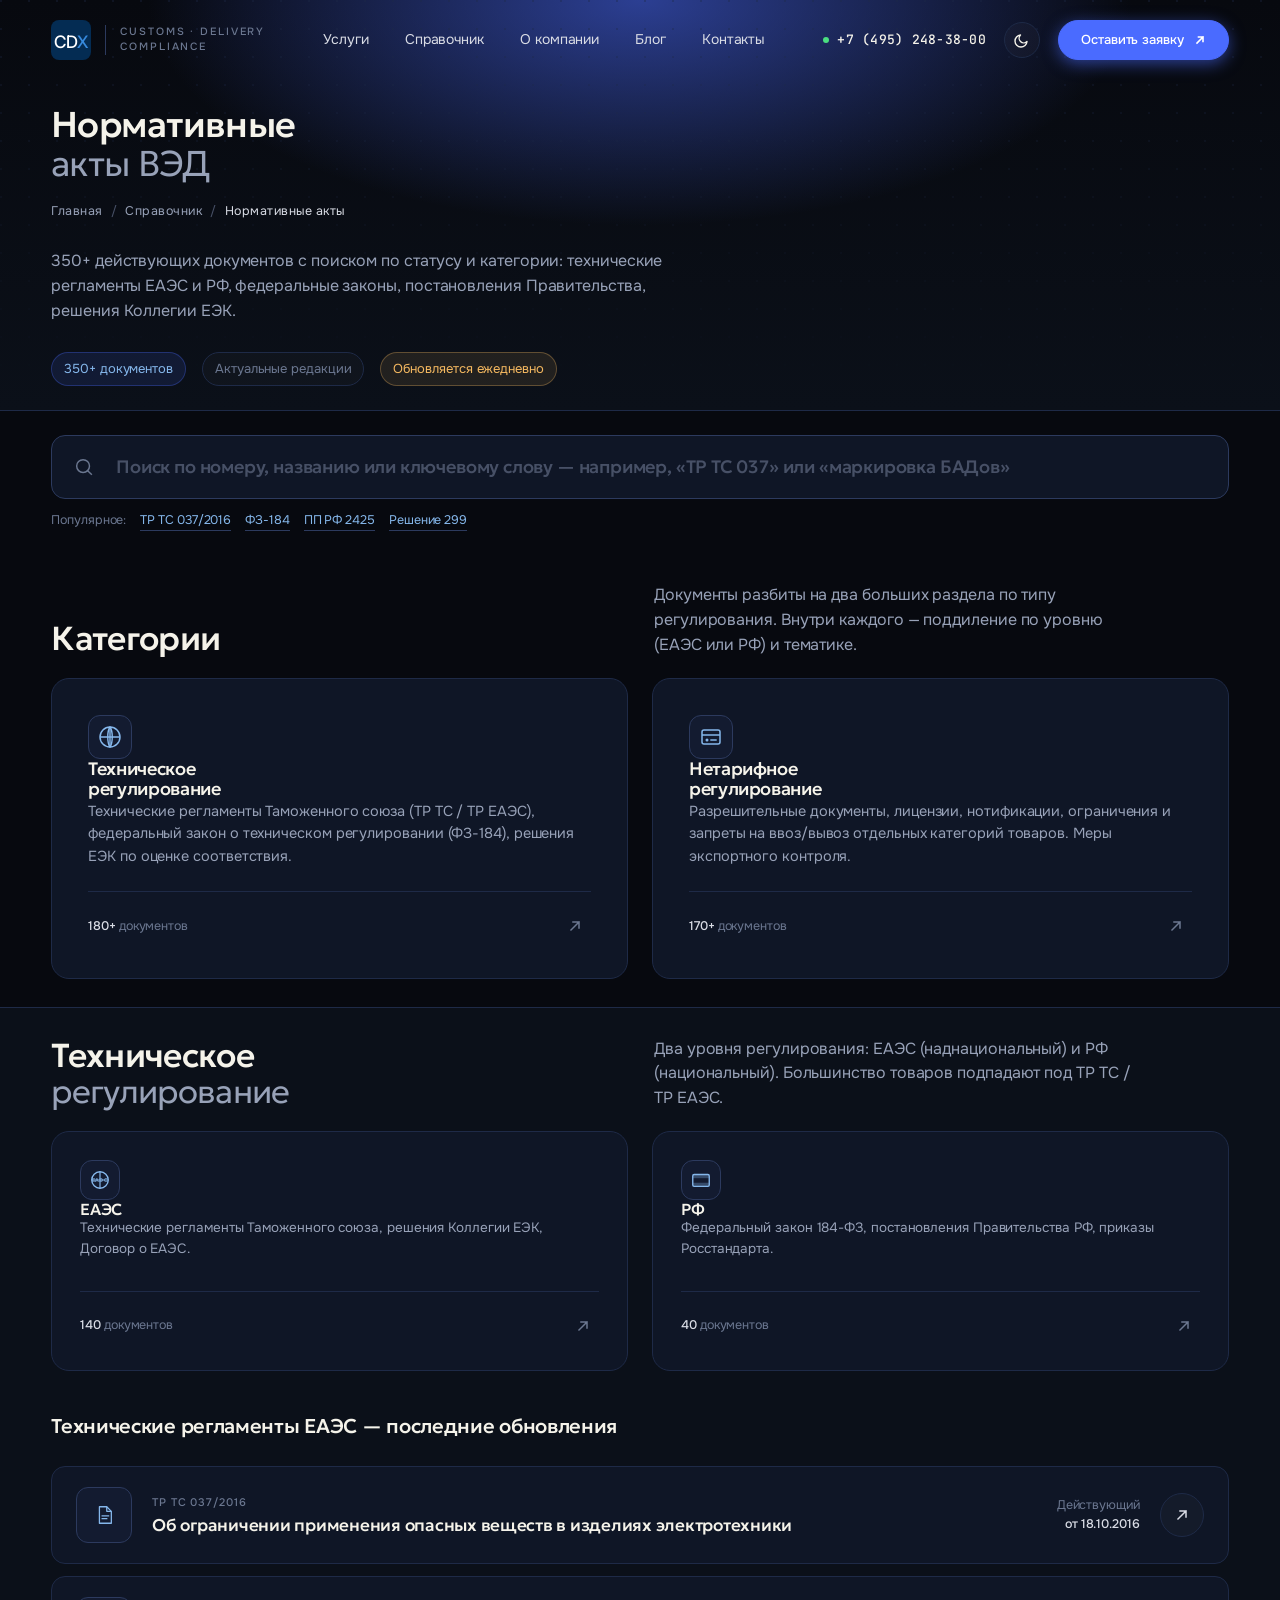
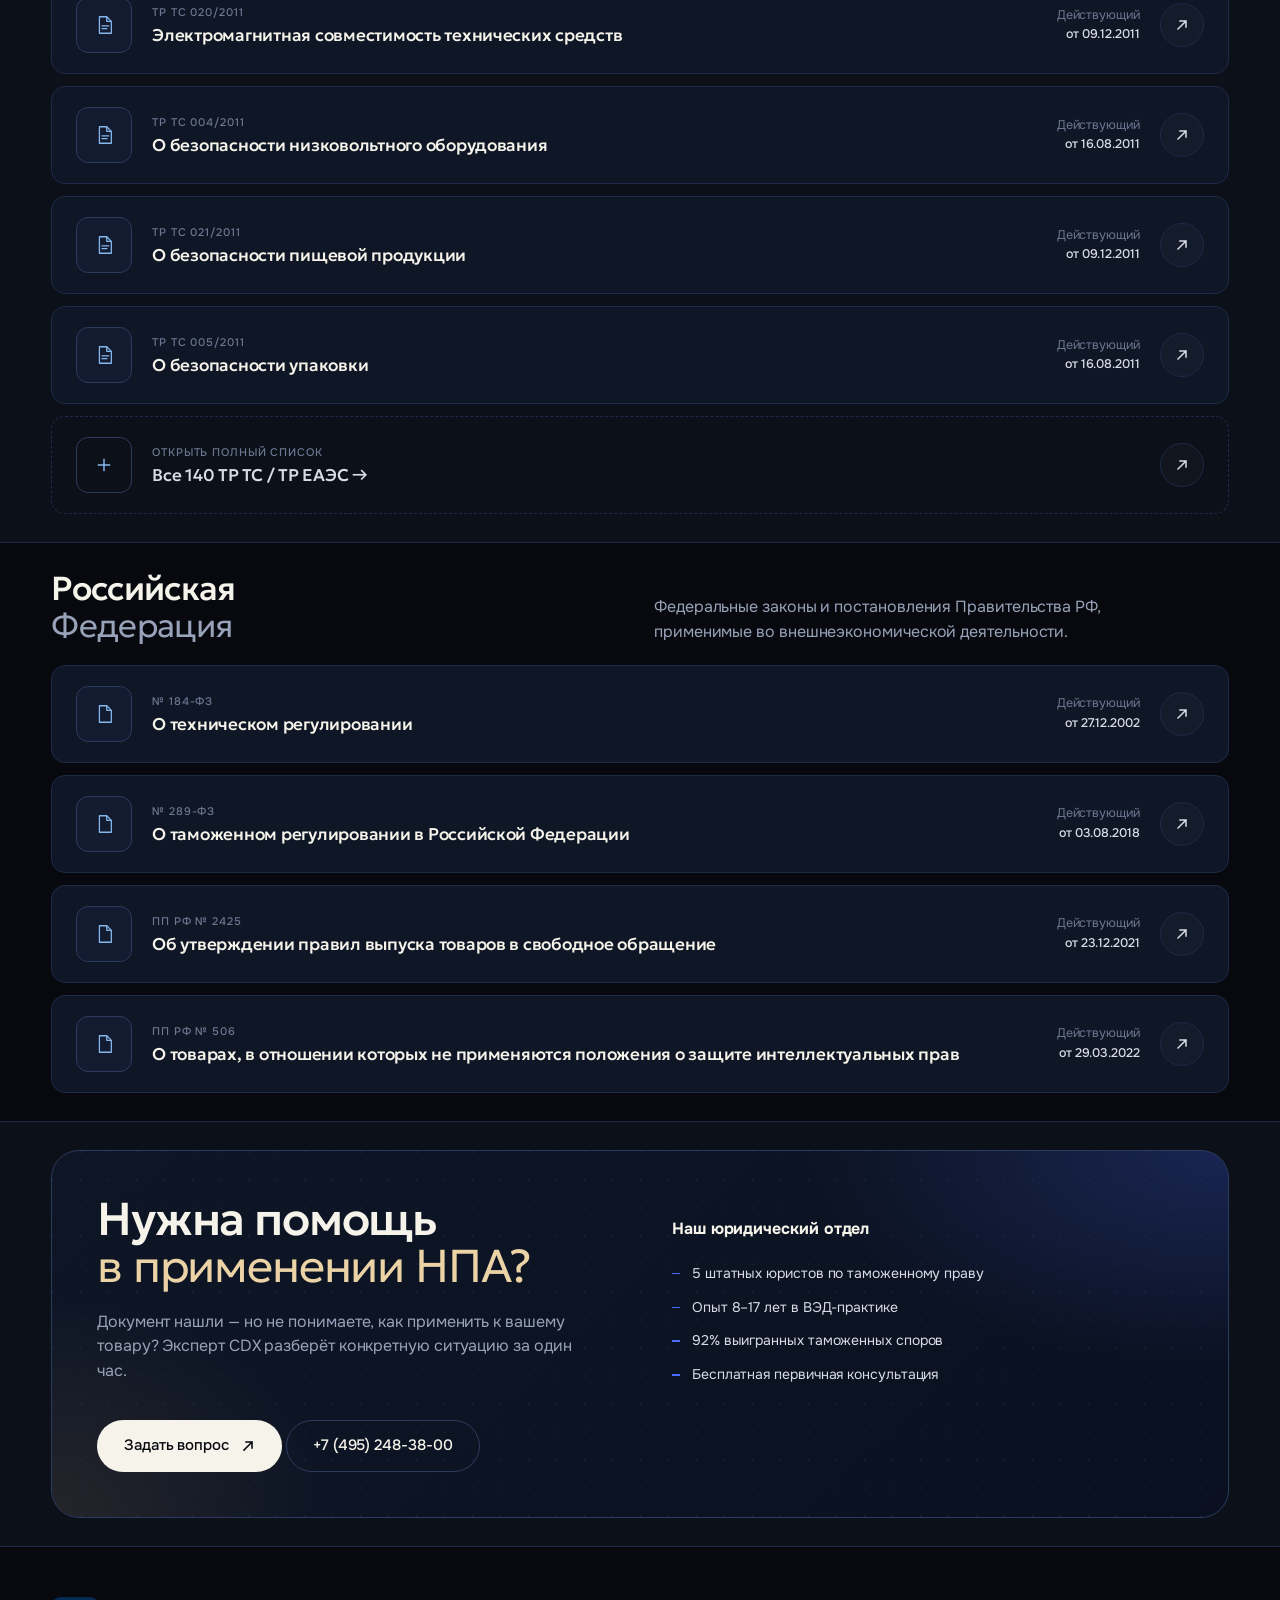
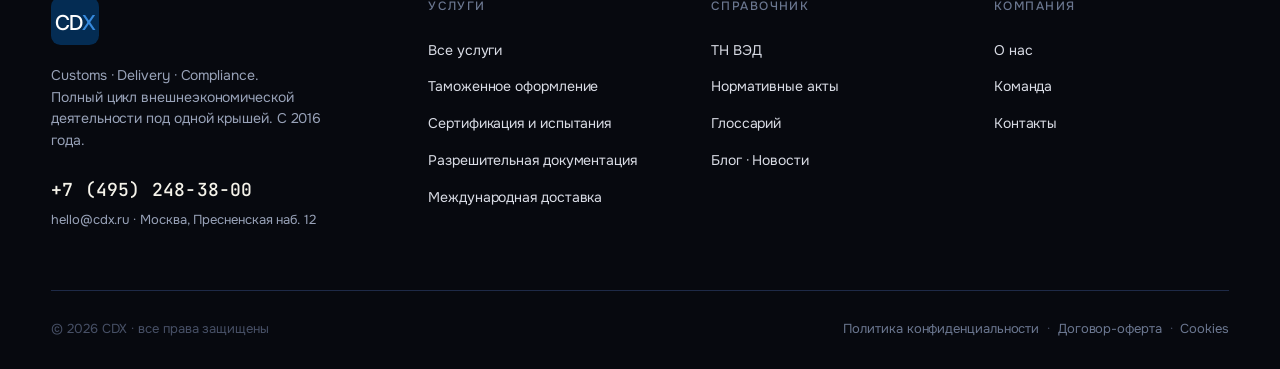
<file: npa-index.html>
<!doctype html>
<html lang="ru">
<head>
<meta charset="utf-8" />
<meta name="viewport" content="width=device-width,initial-scale=1" />
<title>Нормативные акты ВЭД — CDX</title>
<meta name="description" content="База нормативных актов: технические регламенты ЕАЭС и РФ, федеральные законы, постановления Правительства, решения Коллегии ЕЭК. 350+ документов, актуальные редакции." />

<link rel="preconnect" href="https://fonts.googleapis.com" />
<link rel="preconnect" href="https://fonts.gstatic.com" crossorigin />
<link href="https://fonts.googleapis.com/css2?family=Geologica:wght@300;400;500;600;700;800&family=Onest:wght@300;400;500;600;700&family=Inter:wght@400;500;600&family=JetBrains+Mono:wght@400;500&display=swap&subset=cyrillic,cyrillic-ext,latin,latin-ext" rel="stylesheet" />
<link rel="stylesheet" href="cdx.css?v=2">
</head>
<body>

<!-- NAV -->
<nav class="nav" id="nav">
  <div class="container nav-inner">
    <a href="index.html" class="brand">
      <span class="brand-mono">
        <svg viewBox="0 0 200 200" aria-hidden="true">
          <rect x="0" y="0" width="200" height="200" rx="40" fill="#042C53"/>
          <text x="100" y="138" font-family="Inter, -apple-system, sans-serif" font-weight="500" font-size="86" letter-spacing="-3" fill="#FFFFFF" text-anchor="middle">CD<tspan fill="#378ADD">X</tspan></text>
        </svg>
      </span>
      <span class="brand-suffix">Customs · Delivery<br>Compliance</span>
    </a>
    <div class="nav-links">
      <a href="services.html">Услуги</a>
      <a href="reference.html">Справочник</a>
      <a href="about.html">О компании</a>
      <a href="blog.html">Блог</a>
      <a href="contacts.html">Контакты</a>
    </div>
    <div class="nav-right">
      <a href="tel:+74952483800" class="nav-phone"><span class="pulse"></span>+7 (495) 248-38-00</a>
      <button class="theme-toggle" id="themeToggle" aria-label="Сменить тему">
        <svg class="ico-moon" width="16" height="16" viewBox="0 0 16 16" fill="none">
          <path d="M13 9.5 A6 6 0 1 1 6.5 3 A4.5 4.5 0 0 0 13 9.5 Z" stroke="currentColor" stroke-width="1.4" stroke-linejoin="round"/>
        </svg>
        <svg class="ico-sun" width="16" height="16" viewBox="0 0 16 16" fill="none">
          <circle cx="8" cy="8" r="3.2" stroke="currentColor" stroke-width="1.4"/>
          <path d="M8 1.5 V3 M8 13 V14.5 M1.5 8 H3 M13 8 H14.5 M3.5 3.5 L4.5 4.5 M11.5 11.5 L12.5 12.5 M3.5 12.5 L4.5 11.5 M11.5 4.5 L12.5 3.5" stroke="currentColor" stroke-width="1.4" stroke-linecap="round"/>
        </svg>
      </button>
      <a href="contacts.html" class="btn-cta">
        <span>Оставить заявку</span>
        <svg class="arrow" width="12" height="12" viewBox="0 0 12 12" fill="none"><path d="M3 9 L9 3 M9 3 H4.5 M9 3 V7.5" stroke="currentColor" stroke-width="1.6" stroke-linecap="square"/></svg>
      </a>
    </div>
  </div>
</nav>

<!-- PAGE HEAD -->
<section class="page-head">
  <div class="container">
    <h1 class="page-title reveal">Нормативные<br><span class="soft">акты ВЭД</span></h1>
    <nav class="breadcrumbs reveal">
      <a href="index.html">Главная</a>
      <span class="sep">/</span>
      <a href="reference.html">Справочник</a>
      <span class="sep">/</span>
      <span class="current">Нормативные акты</span>
    </nav>

    <p class="page-lede reveal">
      350+ действующих документов с поиском по статусу и категории: технические регламенты ЕАЭС и РФ, федеральные законы, постановления Правительства, решения Коллегии ЕЭК.
    </p>
    <div class="page-meta reveal">
      <span class="chip accent">350+ документов</span>
      <span class="chip">Актуальные редакции</span>
      <span class="chip warm">Обновляется ежедневно</span>
    </div>
  </div>
</section>

<!-- SEARCH -->
<section class="container" style="padding-top: 24px;">
  <div class="tnved-search reveal">
    <span class="tnved-search-ico">
      <svg width="22" height="22" viewBox="0 0 24 24" fill="none">
        <circle cx="11" cy="11" r="7" stroke="currentColor" stroke-width="1.6"/>
        <path d="M16 16 L20 20" stroke="currentColor" stroke-width="1.6" stroke-linecap="square"/>
      </svg>
    </span>
    <input type="search" placeholder="Поиск по номеру, названию или ключевому слову — например, «ТР ТС 037» или «маркировка БАДов»"/>
    <div class="tnved-search-hint">
      <span>Популярное:</span>
      <a href="#" style="color:var(--accent-soft);border-bottom:1px solid var(--ink-line-2)">ТР ТС 037/2016</a>
      <a href="#" style="color:var(--accent-soft);border-bottom:1px solid var(--ink-line-2)">ФЗ-184</a>
      <a href="#" style="color:var(--accent-soft);border-bottom:1px solid var(--ink-line-2)">ПП РФ 2425</a>
      <a href="#" style="color:var(--accent-soft);border-bottom:1px solid var(--ink-line-2)">Решение 299</a>
    </div>
  </div>
</section>

<!-- CATEGORIES -->
<section class="section" style="padding-top:24px">
  <div class="container">
    <div class="section-head reveal">
      <div>
        <h2 class="h-section">Категории</h2>
      </div>
      <div class="right">
        Документы разбиты на два больших раздела по типу регулирования. Внутри каждого — поддиление по уровню (ЕАЭС или РФ) и тематике.
      </div>
    </div>

    <div class="hub-grid reveal">

      <a href="#" class="hub-tile">
        <div class="hub-tile-icon">
          <svg width="26" height="26" viewBox="0 0 26 26" fill="none">
            <circle cx="13" cy="13" r="10" stroke="currentColor" stroke-width="1.5"/>
            <path d="M3 13 H23 M13 3 V23" stroke="currentColor" stroke-width="1.4"/>
            <path d="M13 3 C16 7 16 19 13 23 C10 19 10 7 13 3 Z" stroke="currentColor" stroke-width="1.4"/>
          </svg>
        </div>
        <h2 class="hub-tile-title">Техническое<br>регулирование</h2>
        <p class="hub-tile-desc">Технические регламенты Таможенного союза (ТР ТС / ТР ЕАЭС), федеральный закон о техническом регулировании (ФЗ-184), решения ЕЭК по оценке соответствия.</p>
        <div class="hub-tile-meta">
          <span><strong>180+</strong> документов</span>
          <span class="hub-tile-arrow">
            <svg width="16" height="16" viewBox="0 0 16 16" fill="none"><path d="M4 12 L12 4 M12 4 H6 M12 4 V10" stroke="currentColor" stroke-width="1.5" stroke-linecap="square"/></svg>
          </span>
        </div>
      </a>

      <a href="#" class="hub-tile">
        <div class="hub-tile-icon">
          <svg width="26" height="26" viewBox="0 0 26 26" fill="none">
            <rect x="4" y="6" width="18" height="14" rx="2" stroke="currentColor" stroke-width="1.5"/>
            <path d="M4 11 H22" stroke="currentColor" stroke-width="1.5"/>
            <circle cx="9" cy="16" r="1.5" fill="currentColor"/>
            <path d="M13 16 H18" stroke="currentColor" stroke-width="1.4" stroke-linecap="square"/>
          </svg>
        </div>
        <h2 class="hub-tile-title">Нетарифное<br>регулирование</h2>
        <p class="hub-tile-desc">Разрешительные документы, лицензии, нотификации, ограничения и запреты на ввоз/вывоз отдельных категорий товаров. Меры экспортного контроля.</p>
        <div class="hub-tile-meta">
          <span><strong>170+</strong> документов</span>
          <span class="hub-tile-arrow">
            <svg width="16" height="16" viewBox="0 0 16 16" fill="none"><path d="M4 12 L12 4 M12 4 H6 M12 4 V10" stroke="currentColor" stroke-width="1.5" stroke-linecap="square"/></svg>
          </span>
        </div>
      </a>

    </div>
  </div>
</section>

<!-- SUB-SECTIONS -->
<section class="section" style="background:var(--ink-bg-2); border-top: 1px solid var(--ink-line); border-bottom: 1px solid var(--ink-line);">
  <div class="container">
    <div class="section-head reveal">
      <div>
        <h2 class="h-section">Техническое<br><span class="soft">регулирование</span></h2>
      </div>
      <div class="right">
        Два уровня регулирования: ЕАЭС (наднациональный) и РФ (национальный). Большинство товаров подпадают под ТР ТС / ТР ЕАЭС.
      </div>
    </div>

    <div class="hub-grid reveal" style="margin-bottom: 40px">

      <a href="#" class="hub-tile compact">
        <div class="hub-tile-icon">
          <svg width="22" height="22" viewBox="0 0 24 24" fill="none">
            <circle cx="12" cy="12" r="9" stroke="currentColor" stroke-width="1.5"/>
            <path d="M3 12 H21 M12 3 V21" stroke="currentColor" stroke-width="1.3"/>
            <text x="12" y="14" font-family="Onest,sans-serif" font-weight="500" font-size="6" letter-spacing="0.5" text-anchor="middle" fill="currentColor">ЕАЭС</text>
          </svg>
        </div>
        <h3 class="hub-tile-title">ЕАЭС</h3>
        <p class="hub-tile-desc">Технические регламенты Таможенного союза, решения Коллегии ЕЭК, Договор о ЕАЭС.</p>
        <div class="hub-tile-meta">
          <span><strong>140</strong> документов</span>
          <span class="hub-tile-arrow"><svg width="16" height="16" viewBox="0 0 16 16" fill="none"><path d="M4 12 L12 4 M12 4 H6 M12 4 V10" stroke="currentColor" stroke-width="1.5" stroke-linecap="square"/></svg></span>
        </div>
      </a>

      <a href="#" class="hub-tile compact">
        <div class="hub-tile-icon">
          <svg width="22" height="22" viewBox="0 0 24 24" fill="none">
            <rect x="3" y="6" width="18" height="13" rx="1.5" stroke="currentColor" stroke-width="1.5"/>
            <rect x="3" y="6" width="18" height="4" fill="currentColor" opacity="0.3"/>
            <rect x="3" y="15" width="18" height="4" fill="currentColor" opacity="0.3"/>
          </svg>
        </div>
        <h3 class="hub-tile-title">РФ</h3>
        <p class="hub-tile-desc">Федеральный закон 184-ФЗ, постановления Правительства РФ, приказы Росстандарта.</p>
        <div class="hub-tile-meta">
          <span><strong>40</strong> документов</span>
          <span class="hub-tile-arrow"><svg width="16" height="16" viewBox="0 0 16 16" fill="none"><path d="M4 12 L12 4 M12 4 H6 M12 4 V10" stroke="currentColor" stroke-width="1.5" stroke-linecap="square"/></svg></span>
        </div>
      </a>

    </div>

    <!-- Latest tech regs -->
    <div class="reveal">
      <h3 style="font-family:var(--display);font-weight:500;font-size:20px;letter-spacing:-0.015em;color:var(--fg-100);margin:0 0 24px">Технические регламенты ЕАЭС — последние обновления</h3>

      <div class="docs-list">

        <a href="npa.html" class="doc-card">
          <div class="doc-icon">
            <svg width="22" height="22" viewBox="0 0 24 24" fill="none">
              <path d="M7 3 H15 L20 8 V21 H7 Z" stroke="currentColor" stroke-width="1.4" stroke-linejoin="round"/>
              <path d="M15 3 V8 H20" stroke="currentColor" stroke-width="1.4" stroke-linejoin="round"/>
              <path d="M10 13 H17 M10 16 H15" stroke="currentColor" stroke-width="1.4" stroke-linecap="square"/>
            </svg>
          </div>
          <div class="doc-text">
            <div class="doc-num">ТР ТС 037/2016</div>
            <h3 class="doc-title">Об ограничении применения опасных веществ в изделиях электротехники</h3>
          </div>
          <div class="doc-meta">Действующий<br><strong>от 18.10.2016</strong></div>
          <div class="doc-go"><svg width="16" height="16" viewBox="0 0 16 16" fill="none"><path d="M4 12 L12 4 M12 4 H6 M12 4 V10" stroke="currentColor" stroke-width="1.5" stroke-linecap="square"/></svg></div>
        </a>

        <a href="npa.html" class="doc-card">
          <div class="doc-icon">
            <svg width="22" height="22" viewBox="0 0 24 24" fill="none">
              <path d="M7 3 H15 L20 8 V21 H7 Z" stroke="currentColor" stroke-width="1.4" stroke-linejoin="round"/>
              <path d="M15 3 V8 H20" stroke="currentColor" stroke-width="1.4" stroke-linejoin="round"/>
              <path d="M10 13 H17 M10 16 H15" stroke="currentColor" stroke-width="1.4" stroke-linecap="square"/>
            </svg>
          </div>
          <div class="doc-text">
            <div class="doc-num">ТР ТС 020/2011</div>
            <h3 class="doc-title">Электромагнитная совместимость технических средств</h3>
          </div>
          <div class="doc-meta">Действующий<br><strong>от 09.12.2011</strong></div>
          <div class="doc-go"><svg width="16" height="16" viewBox="0 0 16 16" fill="none"><path d="M4 12 L12 4 M12 4 H6 M12 4 V10" stroke="currentColor" stroke-width="1.5" stroke-linecap="square"/></svg></div>
        </a>

        <a href="npa.html" class="doc-card">
          <div class="doc-icon">
            <svg width="22" height="22" viewBox="0 0 24 24" fill="none">
              <path d="M7 3 H15 L20 8 V21 H7 Z" stroke="currentColor" stroke-width="1.4" stroke-linejoin="round"/>
              <path d="M15 3 V8 H20" stroke="currentColor" stroke-width="1.4" stroke-linejoin="round"/>
              <path d="M10 13 H17 M10 16 H15" stroke="currentColor" stroke-width="1.4" stroke-linecap="square"/>
            </svg>
          </div>
          <div class="doc-text">
            <div class="doc-num">ТР ТС 004/2011</div>
            <h3 class="doc-title">О безопасности низковольтного оборудования</h3>
          </div>
          <div class="doc-meta">Действующий<br><strong>от 16.08.2011</strong></div>
          <div class="doc-go"><svg width="16" height="16" viewBox="0 0 16 16" fill="none"><path d="M4 12 L12 4 M12 4 H6 M12 4 V10" stroke="currentColor" stroke-width="1.5" stroke-linecap="square"/></svg></div>
        </a>

        <a href="npa.html" class="doc-card">
          <div class="doc-icon">
            <svg width="22" height="22" viewBox="0 0 24 24" fill="none">
              <path d="M7 3 H15 L20 8 V21 H7 Z" stroke="currentColor" stroke-width="1.4" stroke-linejoin="round"/>
              <path d="M15 3 V8 H20" stroke="currentColor" stroke-width="1.4" stroke-linejoin="round"/>
              <path d="M10 13 H17 M10 16 H15" stroke="currentColor" stroke-width="1.4" stroke-linecap="square"/>
            </svg>
          </div>
          <div class="doc-text">
            <div class="doc-num">ТР ТС 021/2011</div>
            <h3 class="doc-title">О безопасности пищевой продукции</h3>
          </div>
          <div class="doc-meta">Действующий<br><strong>от 09.12.2011</strong></div>
          <div class="doc-go"><svg width="16" height="16" viewBox="0 0 16 16" fill="none"><path d="M4 12 L12 4 M12 4 H6 M12 4 V10" stroke="currentColor" stroke-width="1.5" stroke-linecap="square"/></svg></div>
        </a>

        <a href="npa.html" class="doc-card">
          <div class="doc-icon">
            <svg width="22" height="22" viewBox="0 0 24 24" fill="none">
              <path d="M7 3 H15 L20 8 V21 H7 Z" stroke="currentColor" stroke-width="1.4" stroke-linejoin="round"/>
              <path d="M15 3 V8 H20" stroke="currentColor" stroke-width="1.4" stroke-linejoin="round"/>
              <path d="M10 13 H17 M10 16 H15" stroke="currentColor" stroke-width="1.4" stroke-linecap="square"/>
            </svg>
          </div>
          <div class="doc-text">
            <div class="doc-num">ТР ТС 005/2011</div>
            <h3 class="doc-title">О безопасности упаковки</h3>
          </div>
          <div class="doc-meta">Действующий<br><strong>от 16.08.2011</strong></div>
          <div class="doc-go"><svg width="16" height="16" viewBox="0 0 16 16" fill="none"><path d="M4 12 L12 4 M12 4 H6 M12 4 V10" stroke="currentColor" stroke-width="1.5" stroke-linecap="square"/></svg></div>
        </a>

        <a href="#" class="doc-card" style="background:transparent;border-style:dashed;color:var(--fg-300)">
          <div class="doc-icon" style="background:transparent">
            <svg width="22" height="22" viewBox="0 0 24 24" fill="none">
              <path d="M12 6 V18 M6 12 H18" stroke="currentColor" stroke-width="1.6" stroke-linecap="square"/>
            </svg>
          </div>
          <div class="doc-text">
            <div class="doc-num">Открыть полный список</div>
            <h3 class="doc-title" style="color:var(--fg-200)">Все 140 ТР ТС / ТР ЕАЭС →</h3>
          </div>
          <div class="doc-meta"></div>
          <div class="doc-go"><svg width="16" height="16" viewBox="0 0 16 16" fill="none"><path d="M4 12 L12 4 M12 4 H6 M12 4 V10" stroke="currentColor" stroke-width="1.5" stroke-linecap="square"/></svg></div>
        </a>

      </div>
    </div>
  </div>
</section>

<!-- Federal laws RF -->
<section class="section">
  <div class="container">
    <div class="section-head reveal">
      <div>
        <h2 class="h-section">Российская<br><span class="soft">Федерация</span></h2>
      </div>
      <div class="right">
        Федеральные законы и постановления Правительства РФ, применимые во внешнеэкономической деятельности.
      </div>
    </div>

    <div class="docs-list reveal">

      <a href="npa.html" class="doc-card">
        <div class="doc-icon"><svg width="22" height="22" viewBox="0 0 24 24" fill="none"><path d="M7 3 H15 L20 8 V21 H7 Z" stroke="currentColor" stroke-width="1.4" stroke-linejoin="round"/><path d="M15 3 V8 H20" stroke="currentColor" stroke-width="1.4" stroke-linejoin="round"/></svg></div>
        <div class="doc-text">
          <div class="doc-num">№ 184-ФЗ</div>
          <h3 class="doc-title">О техническом регулировании</h3>
        </div>
        <div class="doc-meta">Действующий<br><strong>от 27.12.2002</strong></div>
        <div class="doc-go"><svg width="16" height="16" viewBox="0 0 16 16" fill="none"><path d="M4 12 L12 4 M12 4 H6 M12 4 V10" stroke="currentColor" stroke-width="1.5" stroke-linecap="square"/></svg></div>
      </a>

      <a href="npa.html" class="doc-card">
        <div class="doc-icon"><svg width="22" height="22" viewBox="0 0 24 24" fill="none"><path d="M7 3 H15 L20 8 V21 H7 Z" stroke="currentColor" stroke-width="1.4" stroke-linejoin="round"/><path d="M15 3 V8 H20" stroke="currentColor" stroke-width="1.4" stroke-linejoin="round"/></svg></div>
        <div class="doc-text">
          <div class="doc-num">№ 289-ФЗ</div>
          <h3 class="doc-title">О таможенном регулировании в Российской Федерации</h3>
        </div>
        <div class="doc-meta">Действующий<br><strong>от 03.08.2018</strong></div>
        <div class="doc-go"><svg width="16" height="16" viewBox="0 0 16 16" fill="none"><path d="M4 12 L12 4 M12 4 H6 M12 4 V10" stroke="currentColor" stroke-width="1.5" stroke-linecap="square"/></svg></div>
      </a>

      <a href="npa.html" class="doc-card">
        <div class="doc-icon"><svg width="22" height="22" viewBox="0 0 24 24" fill="none"><path d="M7 3 H15 L20 8 V21 H7 Z" stroke="currentColor" stroke-width="1.4" stroke-linejoin="round"/><path d="M15 3 V8 H20" stroke="currentColor" stroke-width="1.4" stroke-linejoin="round"/></svg></div>
        <div class="doc-text">
          <div class="doc-num">ПП РФ № 2425</div>
          <h3 class="doc-title">Об утверждении правил выпуска товаров в свободное обращение</h3>
        </div>
        <div class="doc-meta">Действующий<br><strong>от 23.12.2021</strong></div>
        <div class="doc-go"><svg width="16" height="16" viewBox="0 0 16 16" fill="none"><path d="M4 12 L12 4 M12 4 H6 M12 4 V10" stroke="currentColor" stroke-width="1.5" stroke-linecap="square"/></svg></div>
      </a>

      <a href="npa.html" class="doc-card">
        <div class="doc-icon"><svg width="22" height="22" viewBox="0 0 24 24" fill="none"><path d="M7 3 H15 L20 8 V21 H7 Z" stroke="currentColor" stroke-width="1.4" stroke-linejoin="round"/><path d="M15 3 V8 H20" stroke="currentColor" stroke-width="1.4" stroke-linejoin="round"/></svg></div>
        <div class="doc-text">
          <div class="doc-num">ПП РФ № 506</div>
          <h3 class="doc-title">О товарах, в отношении которых не применяются положения о защите интеллектуальных прав</h3>
        </div>
        <div class="doc-meta">Действующий<br><strong>от 29.03.2022</strong></div>
        <div class="doc-go"><svg width="16" height="16" viewBox="0 0 16 16" fill="none"><path d="M4 12 L12 4 M12 4 H6 M12 4 V10" stroke="currentColor" stroke-width="1.5" stroke-linecap="square"/></svg></div>
      </a>

    </div>
  </div>
</section>

<!-- CTA -->
<section class="section cta" style="background:var(--ink-bg-2); border-top: 1px solid var(--ink-line);">
  <div class="container">
    <div class="cta-inner reveal">
      <div class="cta-text">
        <h2 class="cta-headline">
          Нужна помощь<br><span class="soft">в применении НПА?</span>
        </h2>
        <p class="cta-sub">
          Документ нашли — но не понимаете, как применить к вашему товару? Эксперт CDX разберёт конкретную ситуацию за один час.
        </p>
        <div class="cta-actions">
          <a href="contacts.html" class="btn btn-primary">
            <span>Задать вопрос</span>
            <svg class="arrow" width="14" height="14" viewBox="0 0 14 14" fill="none"><path d="M3 11 L11 3 M11 3 H5 M11 3 V9" stroke="currentColor" stroke-width="1.6" stroke-linecap="square"/></svg>
          </a>
          <a href="tel:+74952483800" class="btn btn-ghost">+7 (495) 248-38-00</a>
        </div>
      </div>
      <div class="cta-card">
        <h4>Наш юридический отдел</h4>
        <ul class="cta-list">
          <li>5 штатных юристов по таможенному праву</li>
          <li>Опыт 8–17 лет в ВЭД-практике</li>
          <li>92% выигранных таможенных споров</li>
          <li>Бесплатная первичная консультация</li>
        </ul>
      </div>
    </div>
  </div>
</section>

<!-- FOOTER -->
<footer class="footer">
  <div class="container">
    <div class="footer-top">
      <div class="footer-brand-block">
        <a href="index.html" class="brand">
          <span class="brand-mono">
            <svg viewBox="0 0 200 200" aria-hidden="true" style="width:48px;height:48px">
              <rect x="0" y="0" width="200" height="200" rx="40" fill="#042C53"/>
              <text x="100" y="138" font-family="Inter, -apple-system, sans-serif" font-weight="500" font-size="86" letter-spacing="-3" fill="#FFFFFF" text-anchor="middle">CD<tspan fill="#378ADD">X</tspan></text>
            </svg>
          </span>
        </a>
        <p class="footer-tag">Customs · Delivery · Compliance.<br>Полный цикл внешнеэкономической деятельности под одной крышей. С 2016 года.</p>
        <div class="footer-contacts">
          <div class="footer-phone">+7 (495) 248-38-00</div>
          <div class="footer-contacts-row">hello@cdx.ru · Москва, Пресненская наб. 12</div>
        </div>
      </div>
      <div class="footer-col"><h5>Услуги</h5><ul>
        <li><a href="services.html">Все услуги</a></li>
        <li><a href="service-hub.html">Таможенное оформление</a></li>
        <li><a href="service-hub.html">Сертификация и испытания</a></li>
        <li><a href="service-hub.html">Разрешительная документация</a></li>
        <li><a href="service-hub.html">Международная доставка</a></li>
      </ul></div>
      <div class="footer-col"><h5>Справочник</h5><ul>
        <li><a href="tnved.html">ТН ВЭД</a></li>
        <li><a href="npa-index.html">Нормативные акты</a></li>
        <li><a href="glossary.html">Глоссарий</a></li>
        <li><a href="blog.html">Блог · Новости</a></li>
      </ul></div>
      <div class="footer-col"><h5>Компания</h5><ul>
        <li><a href="about.html">О нас</a></li>
        <li><a href="about.html">Команда</a></li>
        <li><a href="contacts.html">Контакты</a></li>
      </ul></div>
    </div>
    <div class="footer-bottom">
      <span>© 2026 CDX · все права защищены</span>
      <span><a href="#">Политика конфиденциальности</a> &nbsp;·&nbsp; <a href="#">Договор-оферта</a> &nbsp;·&nbsp; <a href="#">Cookies</a></span>
    </div>
  </div>
</footer>

<script>
  const nav = document.getElementById('nav');
  const onScroll = () => nav.classList.toggle('scrolled', window.scrollY > 24);
  window.addEventListener('scroll', onScroll, { passive: true });
  onScroll();
  const io = new IntersectionObserver((entries) => {
    entries.forEach((e) => { if (e.isIntersecting) { e.target.classList.add('in'); io.unobserve(e.target); } });
  }, { threshold: 0.15, rootMargin: '0px 0px -60px 0px' });
  document.querySelectorAll('.reveal').forEach((el) => io.observe(el));
  const root = document.documentElement;
  const stored = localStorage.getItem('cdx-theme');
  if (stored === 'light') root.setAttribute('data-theme', 'light');
  document.getElementById('themeToggle').addEventListener('click', () => {
    const isLight = root.getAttribute('data-theme') === 'light';
    if (isLight) { root.removeAttribute('data-theme'); localStorage.setItem('cdx-theme', 'dark'); }
    else { root.setAttribute('data-theme', 'light'); localStorage.setItem('cdx-theme', 'light'); }
  });
</script>

</body>
</html>
</file>
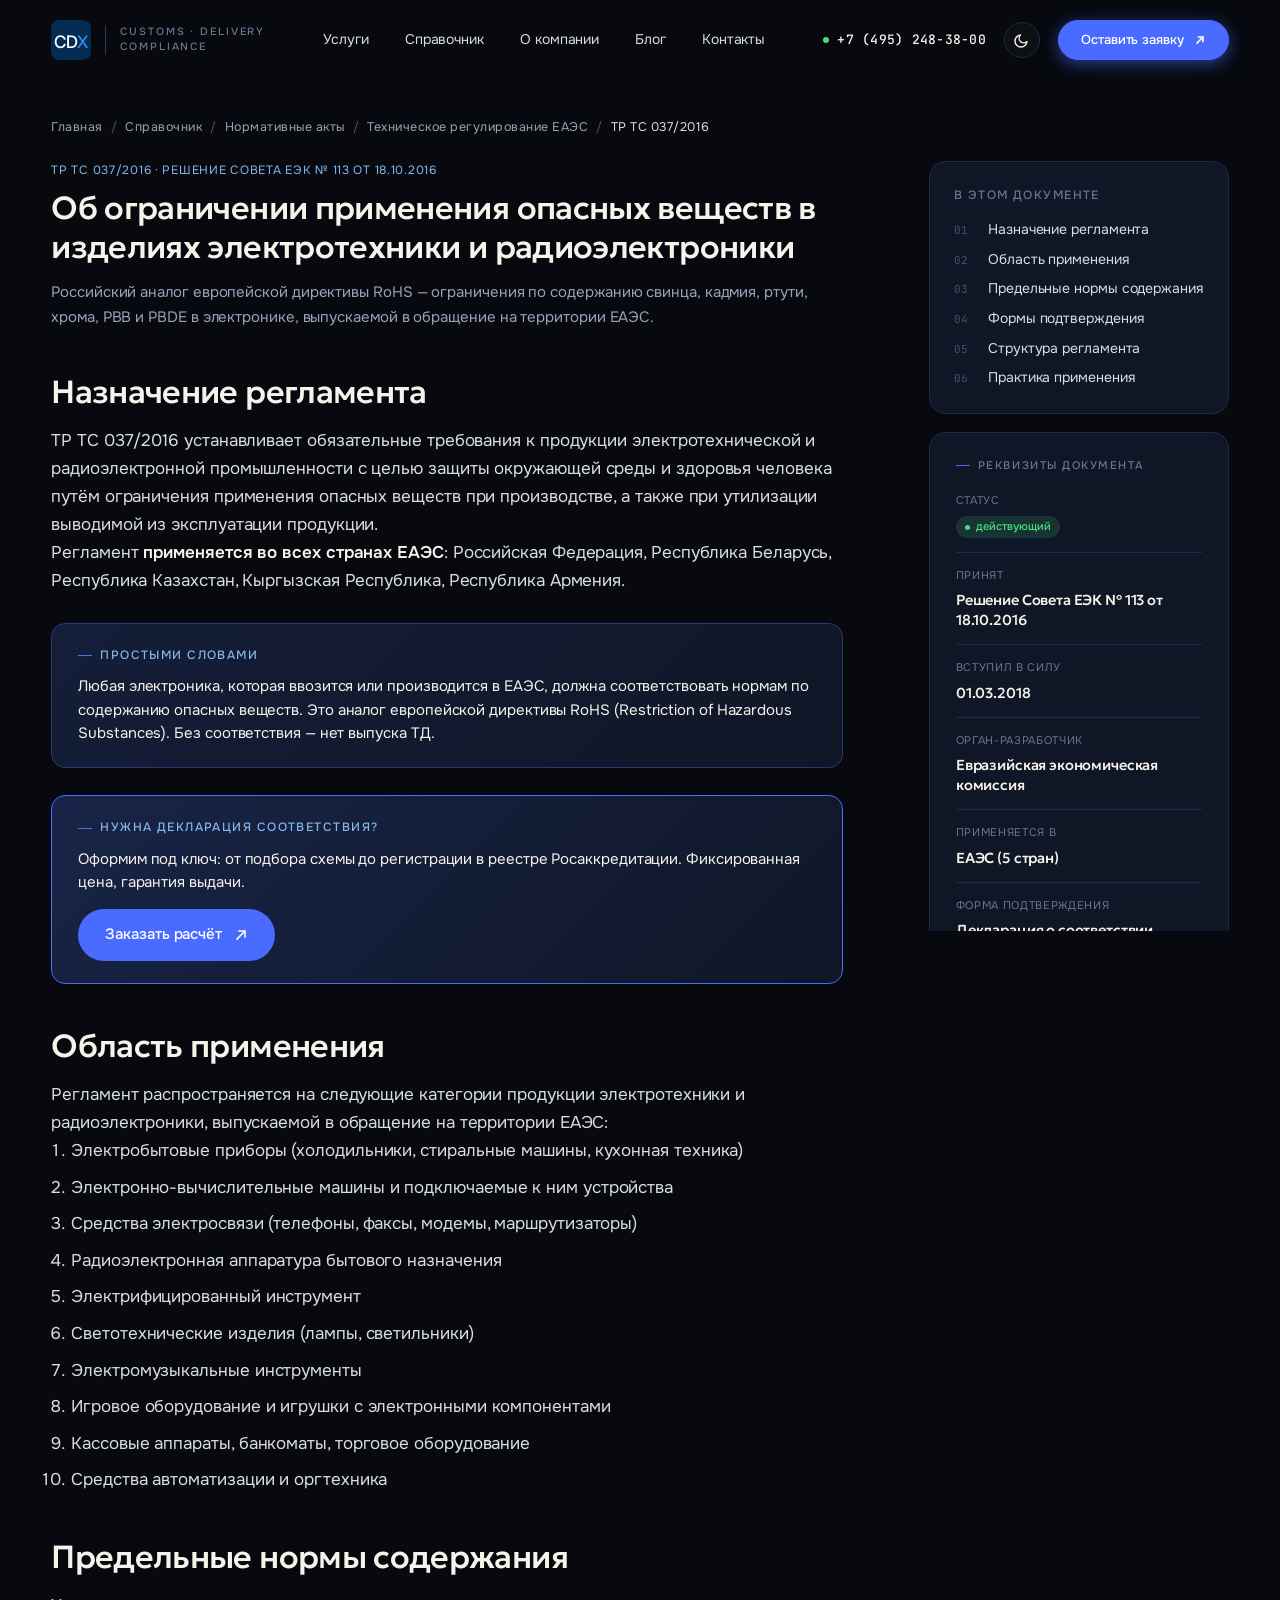
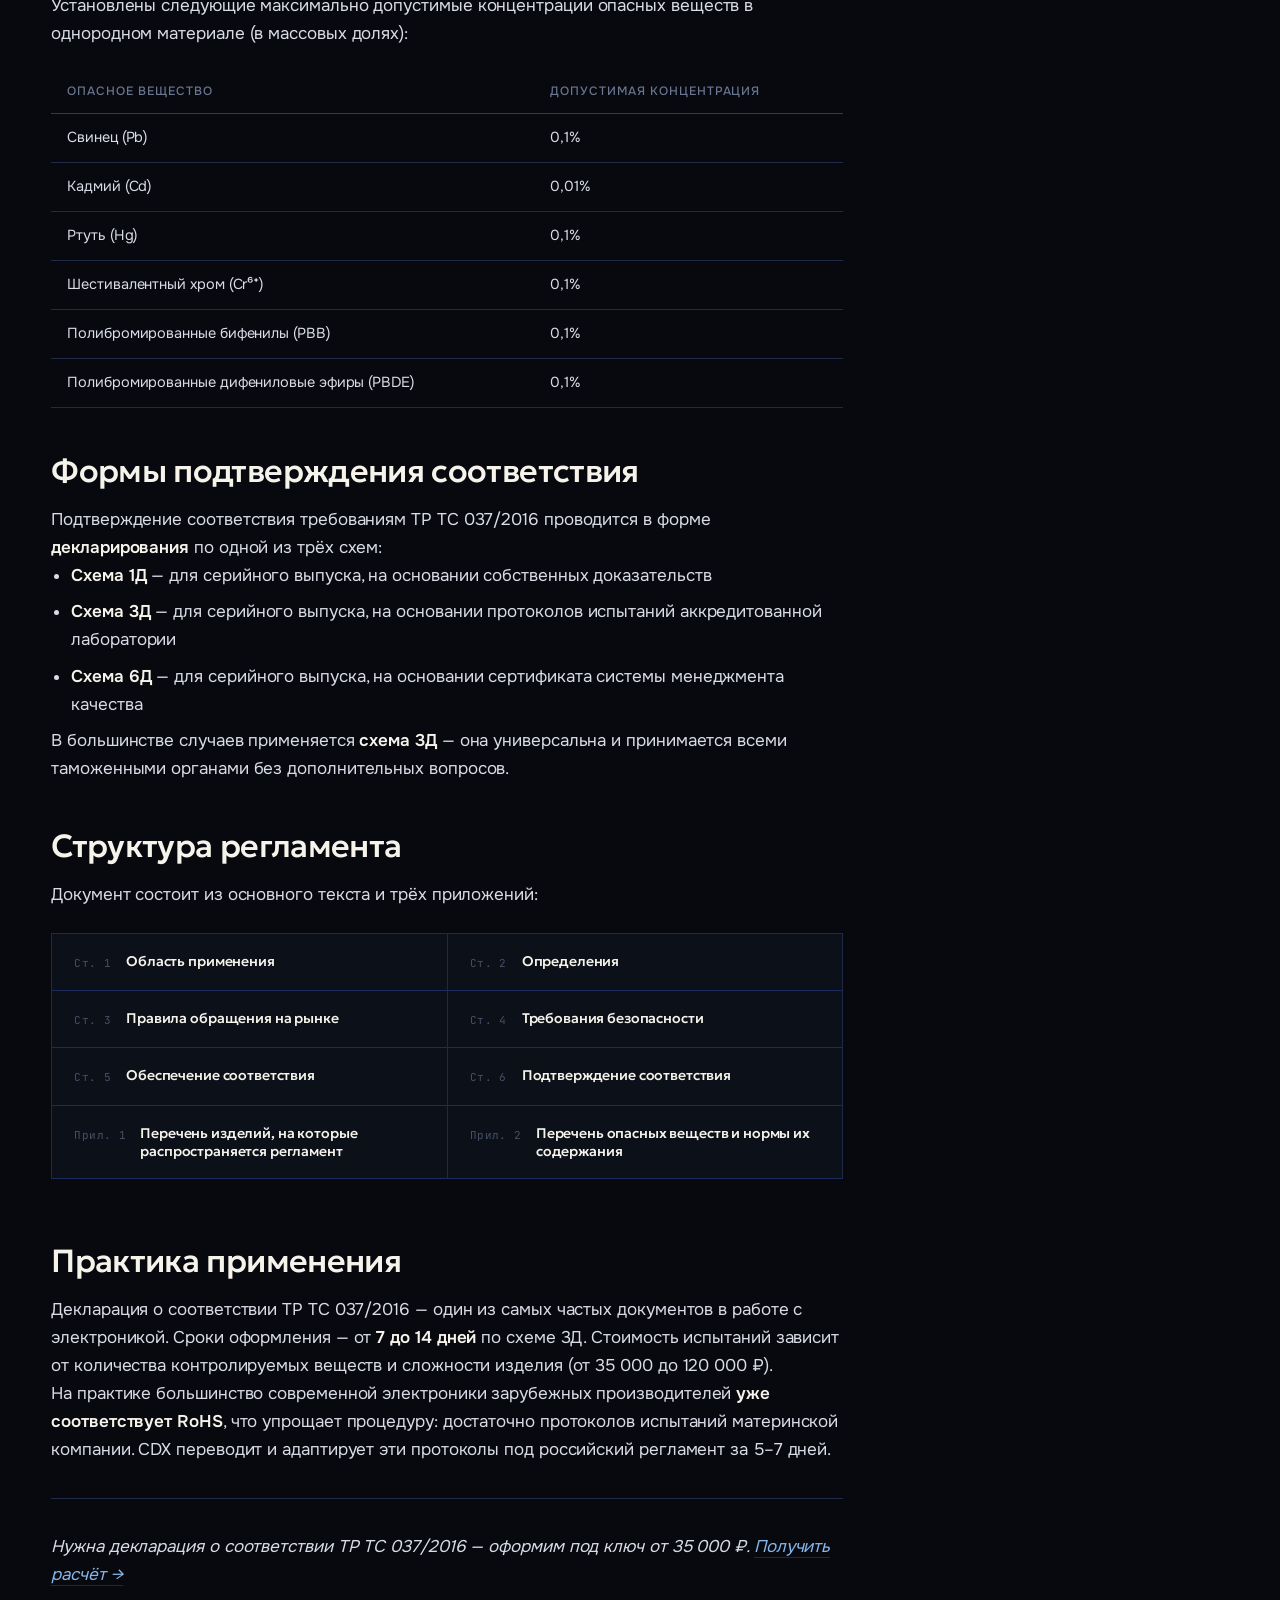
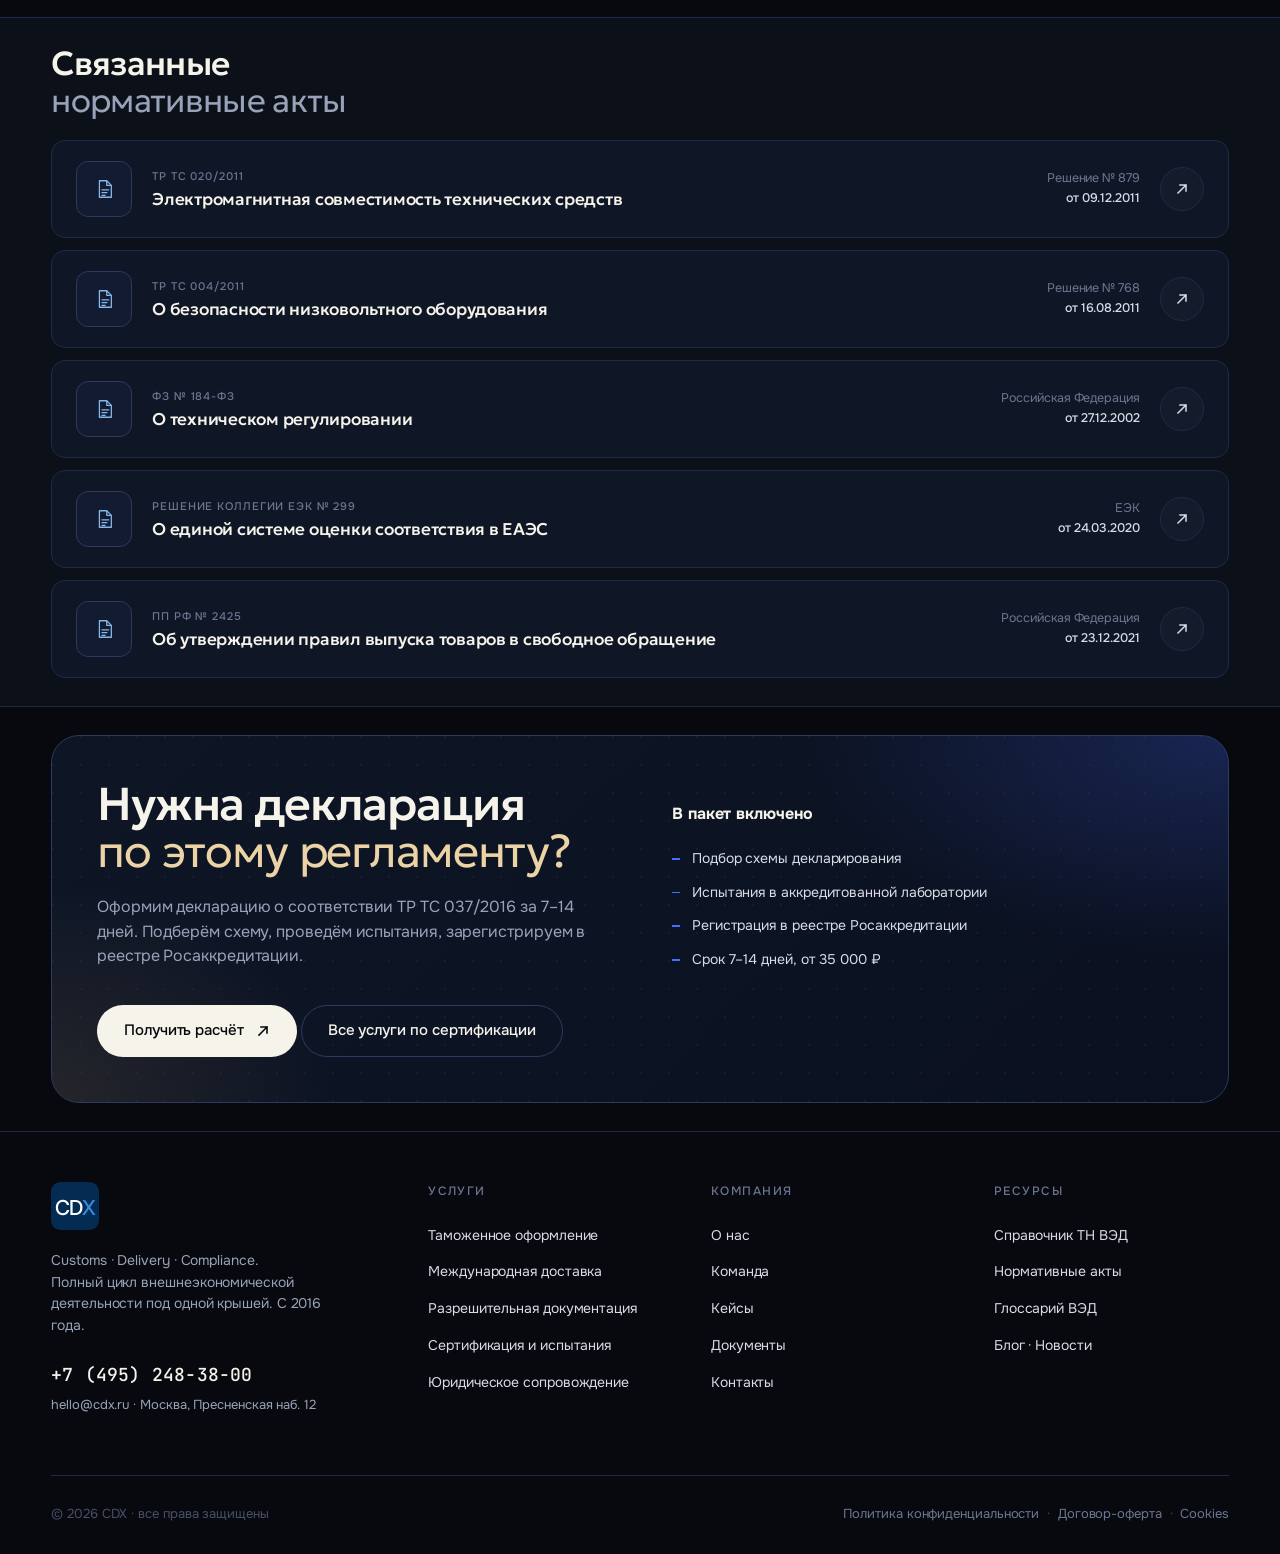
<file: npa.html>
<!doctype html>
<html lang="ru">
<head>
<meta charset="utf-8" />
<meta name="viewport" content="width=device-width,initial-scale=1" />
<title>ТР ТС 037/2016 «Об ограничении применения опасных веществ в изделиях электротехники» — CDX</title>
<meta name="description" content="Технический регламент Таможенного союза ТР ТС 037/2016 («RoHS ЕАЭС»). Полный текст, дата принятия, область применения, схемы оценки соответствия." />

<link rel="preconnect" href="https://fonts.googleapis.com" />
<link rel="preconnect" href="https://fonts.gstatic.com" crossorigin />
<link href="https://fonts.googleapis.com/css2?family=Geologica:wght@300;400;500;600;700;800&family=Onest:wght@300;400;500;600;700&family=Inter:wght@400;500;600&family=JetBrains+Mono:wght@400;500&display=swap&subset=cyrillic,cyrillic-ext,latin,latin-ext" rel="stylesheet" />
<link rel="stylesheet" href="cdx.css">

<style>
  .npa-layout {
    display: grid;
    grid-template-columns: 1fr 300px;
    gap: clamp(40px, 5vw, 80px);
    align-items: start;
  }
  @media (max-width: 1100px) {
    .npa-layout { grid-template-columns: 1fr; }
  }

  /* Big NPA banner card */
  .npa-banner {
    padding: 36px 40px;
    background: linear-gradient(135deg, var(--ink-elev) 0%, var(--ink-bg-2) 100%);
    border: 1px solid var(--ink-line-2);
    border-radius: 20px;
    margin-bottom: 48px;
    display: grid;
    grid-template-columns: 1.4fr 1fr;
    gap: 36px;
    align-items: center;
  }
  @media (max-width: 800px) {
    .npa-banner { grid-template-columns: 1fr; padding: 28px 24px; }
  }
  .npa-banner-stamp {
    display: inline-flex;
    align-items: center;
    gap: 8px;
    padding: 6px 12px;
    background: color-mix(in oklab, var(--accent) 14%, transparent);
    border: 1px solid color-mix(in oklab, var(--accent) 40%, transparent);
    border-radius: 999px;
    font-family: var(--sans);
    font-weight: 500;
    font-size: 11px;
    color: var(--accent-soft);
    text-transform: uppercase;
    letter-spacing: 0.12em;
    margin-bottom: 18px;
  }
  .npa-banner-stamp.warn {
    background: color-mix(in oklab, var(--warm) 14%, transparent);
    border-color: color-mix(in oklab, var(--warm) 40%, transparent);
    color: var(--warm);
  }
  .npa-banner-stamp::before {
    content: ""; width: 6px; height: 6px; border-radius: 50%;
    background: currentColor;
  }
  .npa-banner-num {
    font-family: var(--mono);
    font-size: 12px;
    color: var(--fg-400);
    letter-spacing: 0.04em;
    margin-bottom: 12px;
  }
  .npa-banner-title {
    font-family: var(--display);
    font-weight: 500;
    font-size: 26px;
    line-height: 1.2;
    letter-spacing: -0.02em;
    color: var(--fg-100);
    margin: 0;
  }
  .npa-banner-actions {
    display: flex; flex-direction: column; gap: 10px;
  }

  /* Document info card */
  .doc-info {
    padding: 24px 26px;
    background: var(--ink-elev);
    border: 1px solid var(--ink-line);
    border-radius: 16px;
  }
  .doc-info-title {
    font-family: var(--sans);
    font-weight: 500;
    font-size: 11px;
    text-transform: uppercase;
    letter-spacing: 0.14em;
    color: var(--fg-400);
    margin: 0 0 18px;
    display: flex; align-items: center; gap: 8px;
  }
  .doc-info-title::before {
    content: ""; width: 14px; height: 1px; background: var(--accent);
  }
  .doc-info dl {
    margin: 0;
    display: flex; flex-direction: column;
    gap: 14px;
  }
  .doc-info > dl > div {
    padding-bottom: 14px;
    border-bottom: 1px solid var(--ink-line);
  }
  .doc-info > dl > div:last-child { border-bottom: none; padding-bottom: 0; }
  .doc-info dt {
    font-family: var(--sans);
    font-size: 11px;
    color: var(--fg-400);
    letter-spacing: 0.06em;
    text-transform: uppercase;
    margin-bottom: 6px;
  }
  .doc-info dd {
    margin: 0;
    font-family: var(--display);
    font-weight: 500;
    font-size: 14.5px;
    color: var(--fg-100);
    letter-spacing: -0.01em;
    line-height: 1.4;
  }
  .doc-info dd .badge {
    display: inline-flex;
    align-items: center;
    gap: 6px;
    padding: 3px 9px;
    border-radius: 999px;
    font-family: var(--sans);
    font-weight: 500;
    font-size: 11px;
    letter-spacing: 0;
  }
  .doc-info dd .badge.live {
    background: color-mix(in oklab, var(--live) 14%, transparent);
    color: var(--live);
  }
  .doc-info dd .badge.live::before {
    content: ""; width: 5px; height: 5px; border-radius: 50%; background: var(--live);
  }

  /* Article navigation inside NPA */
  .articles-toc {
    display: grid;
    grid-template-columns: repeat(2, 1fr);
    gap: 0;
    border-left: 1px solid var(--ink-line);
    border-top: 1px solid var(--ink-line);
    margin-top: 24px;
  }
  .article-link {
    padding: 18px 22px;
    border-right: 1px solid var(--ink-line);
    border-bottom: 1px solid var(--ink-line);
    display: flex;
    gap: 14px;
    background: var(--ink-bg-2);
    transition: all .3s;
  }
  .article-link:hover { background: var(--ink-elev); }
  .article-link-num {
    font-family: var(--mono);
    font-size: 11px;
    color: var(--fg-500);
    letter-spacing: 0.04em;
    flex-shrink: 0;
    padding-top: 2px;
    min-width: 38px;
  }
  .article-link-title {
    font-family: var(--display);
    font-weight: 500;
    font-size: 14px;
    line-height: 1.3;
    letter-spacing: -0.01em;
    color: var(--fg-100);
  }
  @media (max-width: 680px) {
    .articles-toc { grid-template-columns: 1fr; }
    .article-link { border-right: none; }
  }
</style>
</head>
<body>

<!-- NAV -->
<nav class="nav" id="nav">
  <div class="container nav-inner">
    <a href="index.html" class="brand">
      <span class="brand-mono">
        <svg viewBox="0 0 200 200" aria-hidden="true">
          <rect x="0" y="0" width="200" height="200" rx="40" fill="#042C53"/>
          <text x="100" y="138" font-family="Inter, -apple-system, sans-serif" font-weight="500" font-size="86" letter-spacing="-3" fill="#FFFFFF" text-anchor="middle">CD<tspan fill="#378ADD">X</tspan></text>
        </svg>
      </span>
      <span class="brand-suffix">Customs · Delivery<br>Compliance</span>
    </a>
    <div class="nav-links">
      <a href="services.html">Услуги</a>
      <a href="reference.html">Справочник</a>
      <a href="about.html">О компании</a>
      <a href="blog.html">Блог</a>
      <a href="contacts.html">Контакты</a>
    </div>
    <div class="nav-right">
      <a href="tel:+74952483800" class="nav-phone"><span class="pulse"></span>+7 (495) 248-38-00</a>
      <button class="theme-toggle" id="themeToggle" aria-label="Сменить тему">
        <svg class="ico-moon" width="16" height="16" viewBox="0 0 16 16" fill="none">
          <path d="M13 9.5 A6 6 0 1 1 6.5 3 A4.5 4.5 0 0 0 13 9.5 Z" stroke="currentColor" stroke-width="1.4" stroke-linejoin="round"/>
        </svg>
        <svg class="ico-sun" width="16" height="16" viewBox="0 0 16 16" fill="none">
          <circle cx="8" cy="8" r="3.2" stroke="currentColor" stroke-width="1.4"/>
          <path d="M8 1.5 V3 M8 13 V14.5 M1.5 8 H3 M13 8 H14.5 M3.5 3.5 L4.5 4.5 M11.5 11.5 L12.5 12.5 M3.5 12.5 L4.5 11.5 M11.5 4.5 L12.5 3.5" stroke="currentColor" stroke-width="1.4" stroke-linecap="round"/>
        </svg>
      </button>
      <a href="#cta" class="btn-cta">
        <span>Оставить заявку</span>
        <svg class="arrow" width="12" height="12" viewBox="0 0 12 12" fill="none"><path d="M3 9 L9 3 M9 3 H4.5 M9 3 V7.5" stroke="currentColor" stroke-width="1.6" stroke-linecap="square"/></svg>
      </a>
    </div>
  </div>
</nav>

<!-- BODY -->
<section class="section" style="padding-top: 110px;">
  <div class="container">

    <nav class="breadcrumbs reveal" style="margin-bottom: 24px">
      <a href="index.html">Главная</a>
      <span class="sep">/</span>
      <a href="reference.html">Справочник</a>
      <span class="sep">/</span>
      <a href="npa-index.html">Нормативные акты</a>
      <span class="sep">/</span>
      <a href="npa-index.html">Техническое регулирование ЕАЭС</a>
      <span class="sep">/</span>
      <span class="current">ТР ТС 037/2016</span>
    </nav>

    <div class="npa-layout">

      <div class="prose reveal">

        <div style="font-family:var(--sans);font-size:12px;letter-spacing:0.06em;color:var(--accent-soft);margin-bottom:8px;text-transform:uppercase">ТР ТС 037/2016 · Решение Совета ЕЭК № 113 от 18.10.2016</div>
        <h1 style="font-family:var(--display);font-weight:500;font-size:clamp(22px, 2.6vw, 32px);line-height:1.2;letter-spacing:-0.02em;color:var(--fg-100);margin:0 0 14px">Об ограничении применения опасных веществ в изделиях электротехники и радиоэлектроники</h1>
        <p style="font-size:15px;color:var(--fg-300);margin:0 0 28px">Российский аналог европейской директивы RoHS — ограничения по содержанию свинца, кадмия, ртути, хрома, PBB и PBDE в электронике, выпускаемой в обращение на территории ЕАЭС.</p>

        <h2 id="purpose">Назначение регламента</h2>

        <p>ТР ТС 037/2016 устанавливает обязательные требования к продукции электротехнической и радиоэлектронной промышленности с целью защиты окружающей среды и здоровья человека путём ограничения применения опасных веществ при производстве, а также при утилизации выводимой из эксплуатации продукции.</p>

        <p>Регламент <strong>применяется во всех странах ЕАЭС</strong>: Российская Федерация, Республика Беларусь, Республика Казахстан, Кыргызская Республика, Республика Армения.</p>

        <div class="callout">
          <div class="callout-title">Простыми словами</div>
          <p>Любая электроника, которая ввозится или производится в ЕАЭС, должна соответствовать нормам по содержанию опасных веществ. Это аналог европейской директивы RoHS (Restriction of Hazardous Substances). Без соответствия — нет выпуска ТД.</p>
        </div>

        <div class="callout" style="background:linear-gradient(135deg, color-mix(in oklab, var(--accent) 18%, var(--ink-elev)) 0%, var(--ink-elev) 100%);border-color:var(--accent);">
          <div class="callout-title">Нужна декларация соответствия?</div>
          <p>Оформим под ключ: от подбора схемы до регистрации в реестре Росаккредитации. Фиксированная цена, гарантия выдачи.</p>
          <a href="contacts.html" class="btn btn-primary" style="margin-top:14px">
            <span>Заказать расчёт</span>
            <svg class="arrow" width="14" height="14" viewBox="0 0 14 14" fill="none"><path d="M3 11 L11 3 M11 3 H5 M11 3 V9" stroke="currentColor" stroke-width="1.6" stroke-linecap="square"/></svg>
          </a>
        </div>

        <h2 id="scope">Область применения</h2>

        <p>Регламент распространяется на следующие категории продукции электротехники и радиоэлектроники, выпускаемой в обращение на территории ЕАЭС:</p>

        <ol>
          <li>Электробытовые приборы (холодильники, стиральные машины, кухонная техника)</li>
          <li>Электронно-вычислительные машины и подключаемые к ним устройства</li>
          <li>Средства электросвязи (телефоны, факсы, модемы, маршрутизаторы)</li>
          <li>Радиоэлектронная аппаратура бытового назначения</li>
          <li>Электрифицированный инструмент</li>
          <li>Светотехнические изделия (лампы, светильники)</li>
          <li>Электромузыкальные инструменты</li>
          <li>Игровое оборудование и игрушки с электронными компонентами</li>
          <li>Кассовые аппараты, банкоматы, торговое оборудование</li>
          <li>Средства автоматизации и оргтехника</li>
        </ol>

        <h2 id="limits">Предельные нормы содержания</h2>

        <p>Установлены следующие максимально допустимые концентрации опасных веществ в однородном материале (в массовых долях):</p>

        <table>
          <thead>
            <tr><th>Опасное вещество</th><th>Допустимая концентрация</th></tr>
          </thead>
          <tbody>
            <tr><td>Свинец (Pb)</td><td>0,1%</td></tr>
            <tr><td>Кадмий (Cd)</td><td>0,01%</td></tr>
            <tr><td>Ртуть (Hg)</td><td>0,1%</td></tr>
            <tr><td>Шестивалентный хром (Cr⁶⁺)</td><td>0,1%</td></tr>
            <tr><td>Полибромированные бифенилы (PBB)</td><td>0,1%</td></tr>
            <tr><td>Полибромированные дифениловые эфиры (PBDE)</td><td>0,1%</td></tr>
          </tbody>
        </table>

        <h2 id="forms">Формы подтверждения соответствия</h2>

        <p>Подтверждение соответствия требованиям ТР ТС 037/2016 проводится в форме <strong>декларирования</strong> по одной из трёх схем:</p>

        <ul>
          <li><strong>Схема 1Д</strong> — для серийного выпуска, на основании собственных доказательств</li>
          <li><strong>Схема 3Д</strong> — для серийного выпуска, на основании протоколов испытаний аккредитованной лаборатории</li>
          <li><strong>Схема 6Д</strong> — для серийного выпуска, на основании сертификата системы менеджмента качества</li>
        </ul>

        <p>В большинстве случаев применяется <strong>схема 3Д</strong> — она универсальна и принимается всеми таможенными органами без дополнительных вопросов.</p>

        <h2 id="articles">Структура регламента</h2>

        <p>Документ состоит из основного текста и трёх приложений:</p>

        <nav class="articles-toc">
          <a href="#" class="article-link">
            <span class="article-link-num">Ст. 1</span>
            <span class="article-link-title">Область применения</span>
          </a>
          <a href="#" class="article-link">
            <span class="article-link-num">Ст. 2</span>
            <span class="article-link-title">Определения</span>
          </a>
          <a href="#" class="article-link">
            <span class="article-link-num">Ст. 3</span>
            <span class="article-link-title">Правила обращения на рынке</span>
          </a>
          <a href="#" class="article-link">
            <span class="article-link-num">Ст. 4</span>
            <span class="article-link-title">Требования безопасности</span>
          </a>
          <a href="#" class="article-link">
            <span class="article-link-num">Ст. 5</span>
            <span class="article-link-title">Обеспечение соответствия</span>
          </a>
          <a href="#" class="article-link">
            <span class="article-link-num">Ст. 6</span>
            <span class="article-link-title">Подтверждение соответствия</span>
          </a>
          <a href="#" class="article-link">
            <span class="article-link-num">Прил. 1</span>
            <span class="article-link-title">Перечень изделий, на которые распространяется регламент</span>
          </a>
          <a href="#" class="article-link">
            <span class="article-link-num">Прил. 2</span>
            <span class="article-link-title">Перечень опасных веществ и нормы их содержания</span>
          </a>
        </nav>

        <h2 id="practice" style="margin-top:2em">Практика применения</h2>

        <p>Декларация о соответствии ТР ТС 037/2016 — один из самых частых документов в работе с электроникой. Сроки оформления — от <strong>7 до 14 дней</strong> по схеме 3Д. Стоимость испытаний зависит от количества контролируемых веществ и сложности изделия (от 35 000 до 120 000 ₽).</p>

        <p>На практике большинство современной электроники зарубежных производителей <strong>уже соответствует RoHS</strong>, что упрощает процедуру: достаточно протоколов испытаний материнской компании. CDX переводит и адаптирует эти протоколы под российский регламент за 5–7 дней.</p>

        <hr/>

        <p><em>Нужна декларация о соответствии ТР ТС 037/2016 — оформим под ключ от 35 000 ₽. <a href="contacts.html">Получить расчёт →</a></em></p>
      </div>

      <aside style="display:flex;flex-direction:column;gap:18px;position:sticky;top:100px;max-height:calc(100vh - 130px);overflow-y:auto">

        <nav class="toc reveal" style="position:static;max-height:none;overflow:visible">
          <div class="toc-title">В этом документе</div>
          <ol>
            <li><a href="#purpose">Назначение регламента</a></li>
            <li><a href="#scope">Область применения</a></li>
            <li><a href="#limits">Предельные нормы содержания</a></li>
            <li><a href="#forms">Формы подтверждения</a></li>
            <li><a href="#articles">Структура регламента</a></li>
            <li><a href="#practice">Практика применения</a></li>
          </ol>
        </nav>

        <div class="doc-info reveal">
          <div class="doc-info-title">Реквизиты документа</div>
          <dl>
            <div>
              <dt>Статус</dt>
              <dd><span class="badge live">действующий</span></dd>
            </div>
            <div>
              <dt>Принят</dt>
              <dd>Решение Совета ЕЭК № 113 от 18.10.2016</dd>
            </div>
            <div>
              <dt>Вступил в силу</dt>
              <dd>01.03.2018</dd>
            </div>
            <div>
              <dt>Орган-разработчик</dt>
              <dd>Евразийская экономическая комиссия</dd>
            </div>
            <div>
              <dt>Применяется в</dt>
              <dd>ЕАЭС (5 стран)</dd>
            </div>
            <div>
              <dt>Форма подтверждения</dt>
              <dd>Декларация о соответствии</dd>
            </div>
            <div>
              <dt>Схемы декларирования</dt>
              <dd>1Д, 3Д, 6Д</dd>
            </div>
            <div>
              <dt>Источник</dt>
              <dd>eaeunion.org</dd>
            </div>
          </dl>
          <a href="#" class="btn btn-primary" style="width:100%;justify-content:center;margin-top:12px">
            <span>Полный текст документа</span>
            <svg width="14" height="14" viewBox="0 0 14 14" fill="none"><path d="M7 2 V9 M4 7 L7 10 L10 7 M3 12 H11" stroke="currentColor" stroke-width="1.6" stroke-linecap="square"/></svg>
          </a>
        </div>
      </aside>

    </div>
  </div>
</section>

<!-- RELATED NPAs -->
<section class="section" style="background:var(--ink-bg-2); border-top: 1px solid var(--ink-line); border-bottom: 1px solid var(--ink-line);">
  <div class="container">
    <div class="section-head reveal single">
      <div>
        <h2 class="h-section">Связанные<br><span class="soft">нормативные акты</span></h2>
      </div>
    </div>

    <div class="docs-list reveal">

      <a href="npa.html" class="doc-card">
        <div class="doc-icon">
          <svg width="22" height="22" viewBox="0 0 24 24" fill="none">
            <path d="M7 3 H15 L20 8 V21 H7 Z" stroke="currentColor" stroke-width="1.4" stroke-linejoin="round"/>
            <path d="M15 3 V8 H20" stroke="currentColor" stroke-width="1.4" stroke-linejoin="round"/>
            <path d="M10 13 H17 M10 16 H15 M10 19 H13" stroke="currentColor" stroke-width="1.4" stroke-linecap="square"/>
          </svg>
        </div>
        <div class="doc-text">
          <div class="doc-num">ТР ТС 020/2011</div>
          <h3 class="doc-title">Электромагнитная совместимость технических средств</h3>
        </div>
        <div class="doc-meta">
          Решение № 879<br>
          <strong>от 09.12.2011</strong>
        </div>
        <div class="doc-go">
          <svg width="16" height="16" viewBox="0 0 16 16" fill="none">
            <path d="M4 12 L12 4 M12 4 H6 M12 4 V10" stroke="currentColor" stroke-width="1.5" stroke-linecap="square"/>
          </svg>
        </div>
      </a>

      <a href="npa.html" class="doc-card">
        <div class="doc-icon">
          <svg width="22" height="22" viewBox="0 0 24 24" fill="none">
            <path d="M7 3 H15 L20 8 V21 H7 Z" stroke="currentColor" stroke-width="1.4" stroke-linejoin="round"/>
            <path d="M15 3 V8 H20" stroke="currentColor" stroke-width="1.4" stroke-linejoin="round"/>
            <path d="M10 13 H17 M10 16 H15 M10 19 H13" stroke="currentColor" stroke-width="1.4" stroke-linecap="square"/>
          </svg>
        </div>
        <div class="doc-text">
          <div class="doc-num">ТР ТС 004/2011</div>
          <h3 class="doc-title">О безопасности низковольтного оборудования</h3>
        </div>
        <div class="doc-meta">
          Решение № 768<br>
          <strong>от 16.08.2011</strong>
        </div>
        <div class="doc-go">
          <svg width="16" height="16" viewBox="0 0 16 16" fill="none">
            <path d="M4 12 L12 4 M12 4 H6 M12 4 V10" stroke="currentColor" stroke-width="1.5" stroke-linecap="square"/>
          </svg>
        </div>
      </a>

      <a href="npa.html" class="doc-card">
        <div class="doc-icon">
          <svg width="22" height="22" viewBox="0 0 24 24" fill="none">
            <path d="M7 3 H15 L20 8 V21 H7 Z" stroke="currentColor" stroke-width="1.4" stroke-linejoin="round"/>
            <path d="M15 3 V8 H20" stroke="currentColor" stroke-width="1.4" stroke-linejoin="round"/>
            <path d="M10 13 H17 M10 16 H15 M10 19 H13" stroke="currentColor" stroke-width="1.4" stroke-linecap="square"/>
          </svg>
        </div>
        <div class="doc-text">
          <div class="doc-num">ФЗ № 184-ФЗ</div>
          <h3 class="doc-title">О техническом регулировании</h3>
        </div>
        <div class="doc-meta">
          Российская Федерация<br>
          <strong>от 27.12.2002</strong>
        </div>
        <div class="doc-go">
          <svg width="16" height="16" viewBox="0 0 16 16" fill="none">
            <path d="M4 12 L12 4 M12 4 H6 M12 4 V10" stroke="currentColor" stroke-width="1.5" stroke-linecap="square"/>
          </svg>
        </div>
      </a>

      <a href="npa.html" class="doc-card">
        <div class="doc-icon">
          <svg width="22" height="22" viewBox="0 0 24 24" fill="none">
            <path d="M7 3 H15 L20 8 V21 H7 Z" stroke="currentColor" stroke-width="1.4" stroke-linejoin="round"/>
            <path d="M15 3 V8 H20" stroke="currentColor" stroke-width="1.4" stroke-linejoin="round"/>
            <path d="M10 13 H17 M10 16 H15 M10 19 H13" stroke="currentColor" stroke-width="1.4" stroke-linecap="square"/>
          </svg>
        </div>
        <div class="doc-text">
          <div class="doc-num">Решение Коллегии ЕЭК № 299</div>
          <h3 class="doc-title">О единой системе оценки соответствия в ЕАЭС</h3>
        </div>
        <div class="doc-meta">
          ЕЭК<br>
          <strong>от 24.03.2020</strong>
        </div>
        <div class="doc-go">
          <svg width="16" height="16" viewBox="0 0 16 16" fill="none">
            <path d="M4 12 L12 4 M12 4 H6 M12 4 V10" stroke="currentColor" stroke-width="1.5" stroke-linecap="square"/>
          </svg>
        </div>
      </a>

      <a href="npa.html" class="doc-card">
        <div class="doc-icon">
          <svg width="22" height="22" viewBox="0 0 24 24" fill="none">
            <path d="M7 3 H15 L20 8 V21 H7 Z" stroke="currentColor" stroke-width="1.4" stroke-linejoin="round"/>
            <path d="M15 3 V8 H20" stroke="currentColor" stroke-width="1.4" stroke-linejoin="round"/>
            <path d="M10 13 H17 M10 16 H15 M10 19 H13" stroke="currentColor" stroke-width="1.4" stroke-linecap="square"/>
          </svg>
        </div>
        <div class="doc-text">
          <div class="doc-num">ПП РФ № 2425</div>
          <h3 class="doc-title">Об утверждении правил выпуска товаров в свободное обращение</h3>
        </div>
        <div class="doc-meta">
          Российская Федерация<br>
          <strong>от 23.12.2021</strong>
        </div>
        <div class="doc-go">
          <svg width="16" height="16" viewBox="0 0 16 16" fill="none">
            <path d="M4 12 L12 4 M12 4 H6 M12 4 V10" stroke="currentColor" stroke-width="1.5" stroke-linecap="square"/>
          </svg>
        </div>
      </a>

    </div>
  </div>
</section>

<!-- CTA -->
<section class="section cta" id="cta">
  <div class="container">
    <div class="cta-inner reveal">
      <div class="cta-text">
        <h2 class="cta-headline">
          Нужна декларация<br><span class="soft">по этому регламенту?</span>
        </h2>
        <p class="cta-sub">
          Оформим декларацию о соответствии ТР ТС 037/2016 за 7–14 дней. Подберём схему, проведём испытания, зарегистрируем в реестре Росаккредитации.
        </p>
        <div class="cta-actions">
          <a href="contacts.html" class="btn btn-primary">
            <span>Получить расчёт</span>
            <svg class="arrow" width="14" height="14" viewBox="0 0 14 14" fill="none"><path d="M3 11 L11 3 M11 3 H5 M11 3 V9" stroke="currentColor" stroke-width="1.6" stroke-linecap="square"/></svg>
          </a>
          <a href="service-hub.html" class="btn btn-ghost">Все услуги по сертификации</a>
        </div>
      </div>
      <div class="cta-card">
        <h4>В пакет включено</h4>
        <ul class="cta-list">
          <li>Подбор схемы декларирования</li>
          <li>Испытания в аккредитованной лаборатории</li>
          <li>Регистрация в реестре Росаккредитации</li>
          <li>Срок 7–14 дней, от 35 000 ₽</li>
        </ul>
      </div>
    </div>
  </div>
</section>

<!-- FOOTER -->
<footer class="footer">
  <div class="container">
    <div class="footer-top">
      <div class="footer-brand-block">
        <a href="index.html" class="brand">
          <span class="brand-mono">
            <svg viewBox="0 0 200 200" aria-hidden="true" style="width:48px;height:48px">
              <rect x="0" y="0" width="200" height="200" rx="40" fill="#042C53"/>
              <text x="100" y="138" font-family="Inter, -apple-system, sans-serif" font-weight="500" font-size="86" letter-spacing="-3" fill="#FFFFFF" text-anchor="middle">CD<tspan fill="#378ADD">X</tspan></text>
            </svg>
          </span>
        </a>
        <p class="footer-tag">Customs · Delivery · Compliance.<br>Полный цикл внешнеэкономической деятельности под одной крышей. С 2016 года.</p>
        <div class="footer-contacts">
          <div class="footer-phone">+7 (495) 248-38-00</div>
          <div class="footer-contacts-row">hello@cdx.ru · Москва, Пресненская наб. 12</div>
        </div>
      </div>
      <div class="footer-col"><h5>Услуги</h5><ul>
        <li><a href="service-hub.html">Таможенное оформление</a></li>
        <li><a href="service-hub.html">Международная доставка</a></li>
        <li><a href="service-hub.html">Разрешительная документация</a></li>
        <li><a href="service-hub.html">Сертификация и испытания</a></li>
        <li><a href="service-hub.html">Юридическое сопровождение</a></li>
      </ul></div>
      <div class="footer-col"><h5>Компания</h5><ul>
        <li><a href="about.html">О нас</a></li>
        <li><a href="about.html">Команда</a></li>
        <li><a href="article.html">Кейсы</a></li>
        <li><a href="npa.html">Документы</a></li>
        <li><a href="contacts.html">Контакты</a></li>
      </ul></div>
      <div class="footer-col"><h5>Ресурсы</h5><ul>
        <li><a href="reference.html">Справочник ТН ВЭД</a></li>
        <li><a href="npa.html">Нормативные акты</a></li>
        <li><a href="reference.html">Глоссарий ВЭД</a></li>
        <li><a href="article.html">Блог · Новости</a></li>
      </ul></div>
    </div>
    <div class="footer-bottom">
      <span>© 2026 CDX · все права защищены</span>
      <span><a href="#">Политика конфиденциальности</a> &nbsp;·&nbsp; <a href="#">Договор-оферта</a> &nbsp;·&nbsp; <a href="#">Cookies</a></span>
    </div>
  </div>
</footer>

<script>
  const nav = document.getElementById('nav');
  const onScroll = () => nav.classList.toggle('scrolled', window.scrollY > 24);
  window.addEventListener('scroll', onScroll, { passive: true });
  onScroll();
  const io = new IntersectionObserver((entries) => {
    entries.forEach((e) => { if (e.isIntersecting) { e.target.classList.add('in'); io.unobserve(e.target); } });
  }, { threshold: 0.15, rootMargin: '0px 0px -60px 0px' });
  document.querySelectorAll('.reveal').forEach((el) => io.observe(el));
  const root = document.documentElement;
  const stored = localStorage.getItem('cdx-theme');
  if (stored === 'light') root.setAttribute('data-theme', 'light');
  document.getElementById('themeToggle').addEventListener('click', () => {
    const isLight = root.getAttribute('data-theme') === 'light';
    if (isLight) { root.removeAttribute('data-theme'); localStorage.setItem('cdx-theme', 'dark'); }
    else { root.setAttribute('data-theme', 'light'); localStorage.setItem('cdx-theme', 'light'); }
  });
</script>

</body>
</html>
</file>
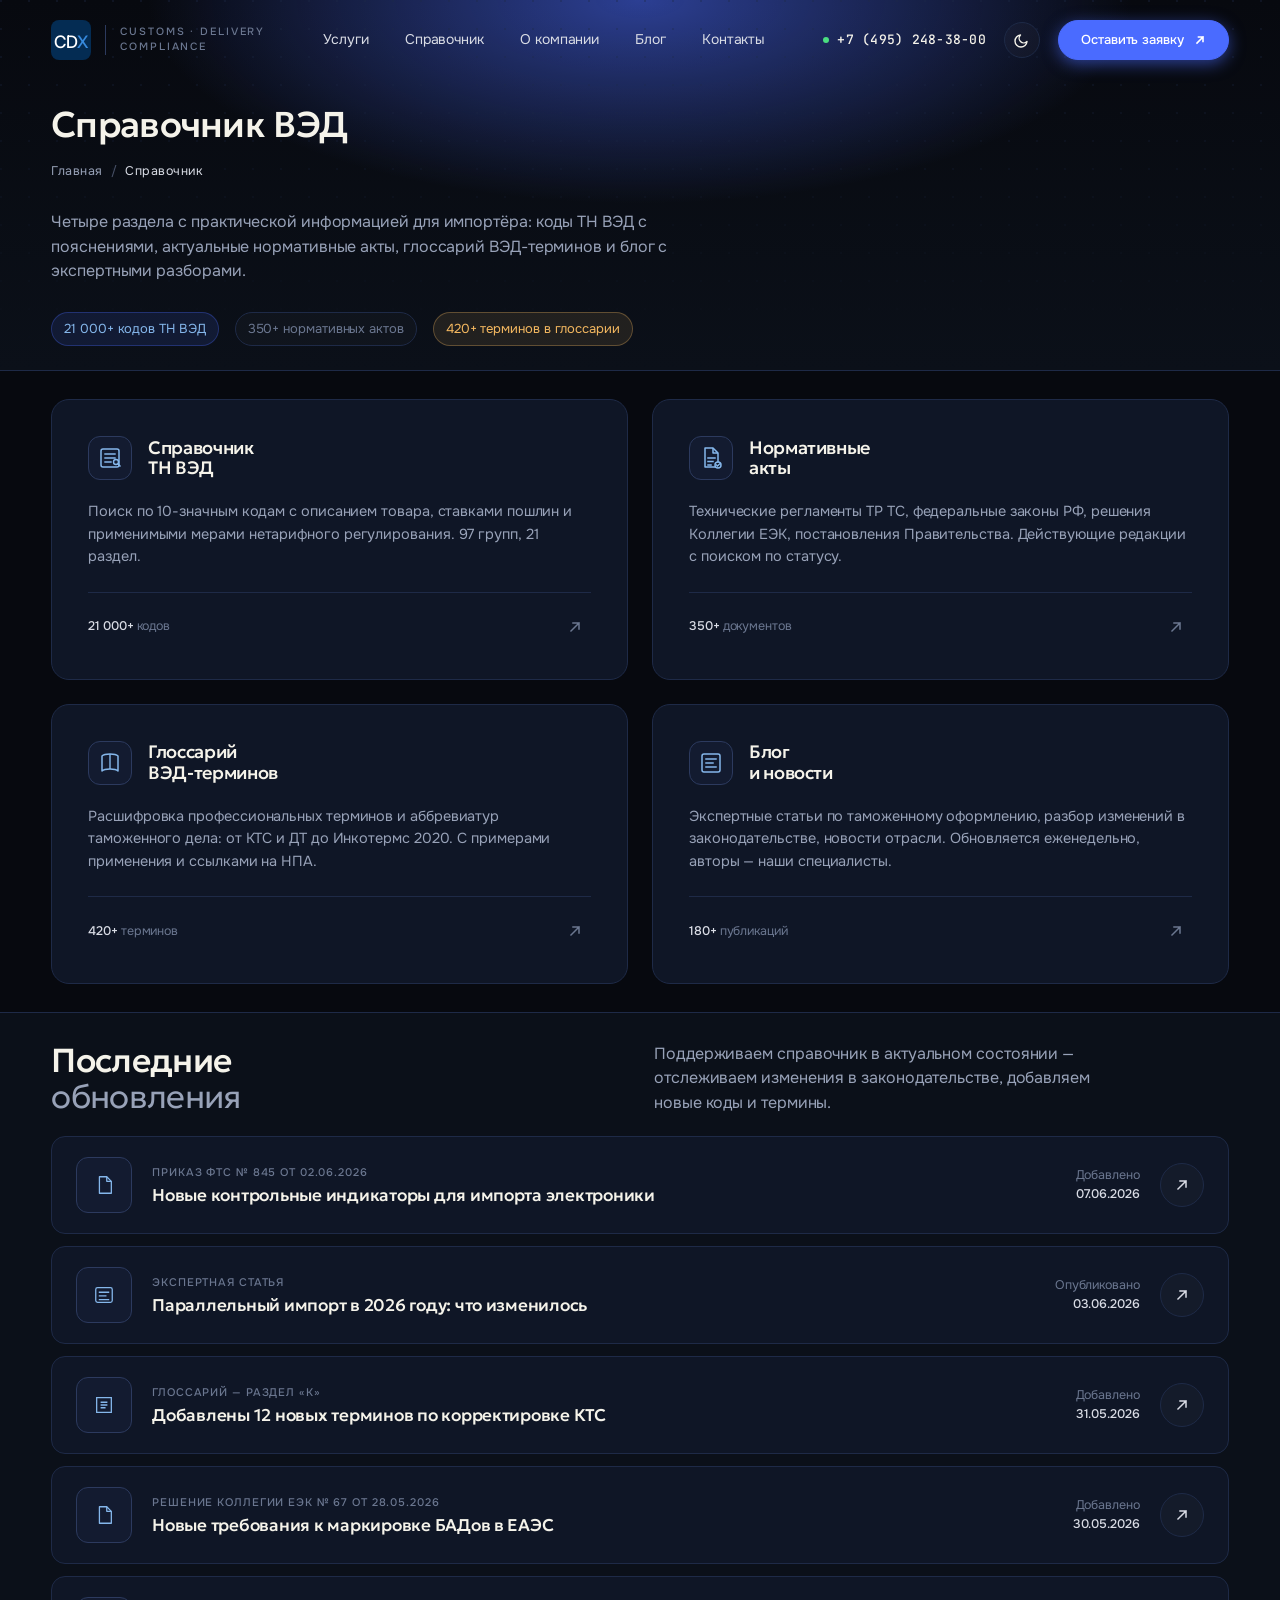
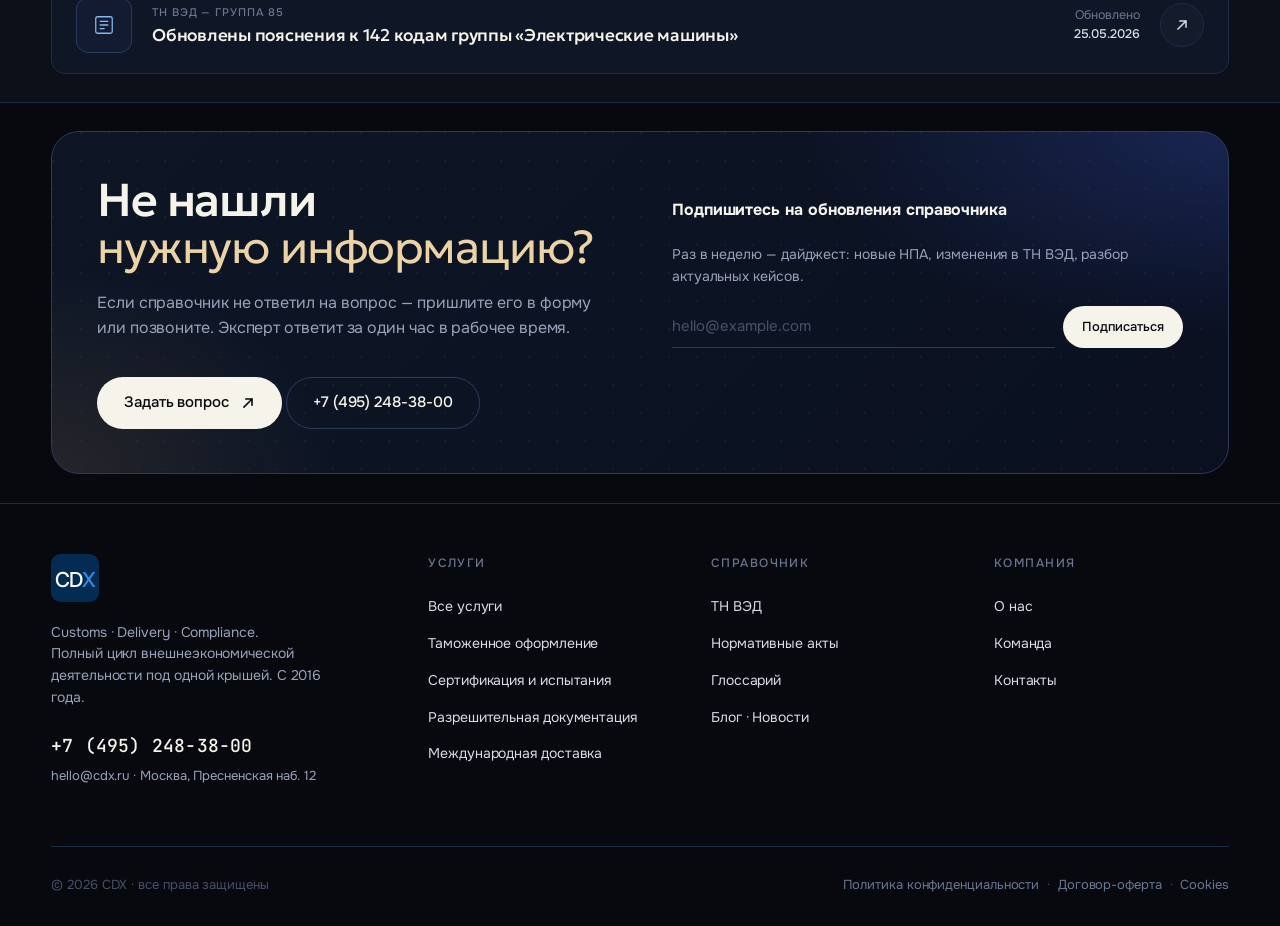
<file: reference.html>
<!doctype html>
<html lang="ru">
<head>
<meta charset="utf-8" />
<meta name="viewport" content="width=device-width,initial-scale=1" />
<title>Справочник ВЭД — CDX</title>
<meta name="description" content="Справочник CDX: коды ТН ВЭД, нормативные акты (ТР ТС, ФЗ, решения ЕЭК), глоссарий ВЭД-терминов, блог с экспертными статьями и новостями отрасли." />

<link rel="preconnect" href="https://fonts.googleapis.com" />
<link rel="preconnect" href="https://fonts.gstatic.com" crossorigin />
<link href="https://fonts.googleapis.com/css2?family=Geologica:wght@300;400;500;600;700;800&family=Onest:wght@300;400;500;600;700&family=Inter:wght@400;500;600&family=JetBrains+Mono:wght@400;500&display=swap&subset=cyrillic,cyrillic-ext,latin,latin-ext" rel="stylesheet" />
<link rel="stylesheet" href="cdx.css?v=3">
</head>
<body>

<!-- NAV -->
<nav class="nav" id="nav">
  <div class="container nav-inner">
    <a href="index.html" class="brand">
      <span class="brand-mono">
        <svg viewBox="0 0 200 200" aria-hidden="true">
          <rect x="0" y="0" width="200" height="200" rx="40" fill="#042C53"/>
          <text x="100" y="138" font-family="Inter, -apple-system, sans-serif" font-weight="500" font-size="86" letter-spacing="-3" fill="#FFFFFF" text-anchor="middle">CD<tspan fill="#378ADD">X</tspan></text>
        </svg>
      </span>
      <span class="brand-suffix">Customs · Delivery<br>Compliance</span>
    </a>
    <div class="nav-links">
      <a href="services.html">Услуги</a>
      <a href="reference.html">Справочник</a>
      <a href="about.html">О компании</a>
      <a href="blog.html">Блог</a>
      <a href="contacts.html">Контакты</a>
    </div>
    <div class="nav-right">
      <a href="tel:+74952483800" class="nav-phone"><span class="pulse"></span>+7 (495) 248-38-00</a>
      <button class="theme-toggle" id="themeToggle" aria-label="Сменить тему">
        <svg class="ico-moon" width="16" height="16" viewBox="0 0 16 16" fill="none">
          <path d="M13 9.5 A6 6 0 1 1 6.5 3 A4.5 4.5 0 0 0 13 9.5 Z" stroke="currentColor" stroke-width="1.4" stroke-linejoin="round"/>
        </svg>
        <svg class="ico-sun" width="16" height="16" viewBox="0 0 16 16" fill="none">
          <circle cx="8" cy="8" r="3.2" stroke="currentColor" stroke-width="1.4"/>
          <path d="M8 1.5 V3 M8 13 V14.5 M1.5 8 H3 M13 8 H14.5 M3.5 3.5 L4.5 4.5 M11.5 11.5 L12.5 12.5 M3.5 12.5 L4.5 11.5 M11.5 4.5 L12.5 3.5" stroke="currentColor" stroke-width="1.4" stroke-linecap="round"/>
        </svg>
      </button>
      <a href="contacts.html" class="btn-cta">
        <span>Оставить заявку</span>
        <svg class="arrow" width="12" height="12" viewBox="0 0 12 12" fill="none"><path d="M3 9 L9 3 M9 3 H4.5 M9 3 V7.5" stroke="currentColor" stroke-width="1.6" stroke-linecap="square"/></svg>
      </a>
    </div>
  </div>
</nav>

<!-- PAGE HEAD -->
<section class="page-head">
  <div class="container">
    <h1 class="page-title reveal">Справочник ВЭД</h1>
    <nav class="breadcrumbs reveal">
      <a href="index.html">Главная</a>
      <span class="sep">/</span>
      <span class="current">Справочник</span>
    </nav>

    <p class="page-lede reveal">
      Четыре раздела с практической информацией для импортёра: коды ТН ВЭД с пояснениями, актуальные нормативные акты, глоссарий ВЭД-терминов и блог с экспертными разборами.
    </p>
    <div class="page-meta reveal">
      <span class="chip accent">21 000+ кодов ТН ВЭД</span>
      <span class="chip">350+ нормативных актов</span>
      <span class="chip warm">420+ терминов в глоссарии</span>
    </div>
  </div>
</section>

<!-- HUB TILES -->
<section class="section">
  <div class="container">
    <div class="hub-grid reveal">

      <a href="tnved.html" class="hub-tile">
        <div class="hub-tile-top">
          <div class="hub-tile-icon">
          <svg width="26" height="26" viewBox="0 0 26 26" fill="none">
            <rect x="4" y="4" width="18" height="18" rx="2" stroke="currentColor" stroke-width="1.5"/>
            <path d="M8 9 H18 M8 13 H18 M8 17 H14" stroke="currentColor" stroke-width="1.4" stroke-linecap="square"/>
            <circle cx="19" cy="17" r="2.5" stroke="currentColor" stroke-width="1.4"/>
            <path d="M21 19 L23 21" stroke="currentColor" stroke-width="1.4" stroke-linecap="square"/>
          </svg>
        </div>
          <h2 class="hub-tile-title">Справочник<br>ТН ВЭД</h2>
        </div>
        <p class="hub-tile-desc">Поиск по 10-значным кодам с описанием товара, ставками пошлин и применимыми мерами нетарифного регулирования. 97 групп, 21 раздел.</p>
        <div class="hub-tile-meta">
          <span><strong>21 000+</strong> кодов</span>
          <span class="hub-tile-arrow">
            <svg width="16" height="16" viewBox="0 0 16 16" fill="none"><path d="M4 12 L12 4 M12 4 H6 M12 4 V10" stroke="currentColor" stroke-width="1.5" stroke-linecap="square"/></svg>
          </span>
        </div>
      </a>

      <a href="npa-index.html" class="hub-tile">
        <div class="hub-tile-top">
          <div class="hub-tile-icon">
          <svg width="26" height="26" viewBox="0 0 26 26" fill="none">
            <path d="M7 3 H15 L20 8 V22 H7 Z" stroke="currentColor" stroke-width="1.5" stroke-linejoin="round"/>
            <path d="M15 3 V8 H20" stroke="currentColor" stroke-width="1.5" stroke-linejoin="round"/>
            <path d="M10 13 H17 M10 16.5 H15 M10 20 H13" stroke="currentColor" stroke-width="1.5" stroke-linecap="square"/>
            <circle cx="20" cy="20" r="3" stroke="currentColor" stroke-width="1.5" fill="var(--ink-elev)"/>
            <path d="M18.5 20 L19.5 21 L21.5 19" stroke="currentColor" stroke-width="1.4" stroke-linecap="square" fill="none"/>
          </svg>
        </div>
          <h2 class="hub-tile-title">Нормативные<br>акты</h2>
        </div>
        <p class="hub-tile-desc">Технические регламенты ТР ТС, федеральные законы РФ, решения Коллегии ЕЭК, постановления Правительства. Действующие редакции с поиском по статусу.</p>
        <div class="hub-tile-meta">
          <span><strong>350+</strong> документов</span>
          <span class="hub-tile-arrow">
            <svg width="16" height="16" viewBox="0 0 16 16" fill="none"><path d="M4 12 L12 4 M12 4 H6 M12 4 V10" stroke="currentColor" stroke-width="1.5" stroke-linecap="square"/></svg>
          </span>
        </div>
      </a>

      <a href="glossary.html" class="hub-tile">
        <div class="hub-tile-top">
          <div class="hub-tile-icon">
          <svg width="26" height="26" viewBox="0 0 26 26" fill="none">
            <path d="M5 6 V21 C5 21 7 19 13 19 C19 19 21 21 21 21 V6 C21 6 19 4 13 4 C7 4 5 6 5 6 Z" stroke="currentColor" stroke-width="1.5" stroke-linejoin="round"/>
            <path d="M13 4 V19" stroke="currentColor" stroke-width="1.4"/>
          </svg>
        </div>
          <h2 class="hub-tile-title">Глоссарий<br>ВЭД-терминов</h2>
        </div>
        <p class="hub-tile-desc">Расшифровка профессиональных терминов и аббревиатур таможенного дела: от КТС и ДТ до Инкотермс 2020. С примерами применения и ссылками на НПА.</p>
        <div class="hub-tile-meta">
          <span><strong>420+</strong> терминов</span>
          <span class="hub-tile-arrow">
            <svg width="16" height="16" viewBox="0 0 16 16" fill="none"><path d="M4 12 L12 4 M12 4 H6 M12 4 V10" stroke="currentColor" stroke-width="1.5" stroke-linecap="square"/></svg>
          </span>
        </div>
      </a>

      <a href="blog.html" class="hub-tile">
        <div class="hub-tile-top">
          <div class="hub-tile-icon">
          <svg width="26" height="26" viewBox="0 0 26 26" fill="none">
            <rect x="4" y="4" width="18" height="18" rx="2" stroke="currentColor" stroke-width="1.5"/>
            <path d="M8 9 H18 M8 13 H15 M8 17 H18" stroke="currentColor" stroke-width="1.5" stroke-linecap="square"/>
          </svg>
        </div>
          <h2 class="hub-tile-title">Блог<br>и новости</h2>
        </div>
        <p class="hub-tile-desc">Экспертные статьи по таможенному оформлению, разбор изменений в законодательстве, новости отрасли. Обновляется еженедельно, авторы — наши специалисты.</p>
        <div class="hub-tile-meta">
          <span><strong>180+</strong> публикаций</span>
          <span class="hub-tile-arrow">
            <svg width="16" height="16" viewBox="0 0 16 16" fill="none"><path d="M4 12 L12 4 M12 4 H6 M12 4 V10" stroke="currentColor" stroke-width="1.5" stroke-linecap="square"/></svg>
          </span>
        </div>
      </a>

    </div>
  </div>
</section>

<!-- LATEST FROM REFERENCE -->
<section class="section" style="background:var(--ink-bg-2); border-top: 1px solid var(--ink-line); border-bottom: 1px solid var(--ink-line);">
  <div class="container">
    <div class="section-head reveal">
      <div>
        <h2 class="h-section">Последние<br><span class="soft">обновления</span></h2>
      </div>
      <div class="right">
        Поддерживаем справочник в актуальном состоянии — отслеживаем изменения в законодательстве, добавляем новые коды и термины.
      </div>
    </div>

    <div class="docs-list reveal">

      <a href="npa.html" class="doc-card">
        <div class="doc-icon">
          <svg width="22" height="22" viewBox="0 0 24 24" fill="none">
            <path d="M7 3 H15 L20 8 V21 H7 Z" stroke="currentColor" stroke-width="1.4" stroke-linejoin="round"/>
            <path d="M15 3 V8 H20" stroke="currentColor" stroke-width="1.4" stroke-linejoin="round"/>
          </svg>
        </div>
        <div class="doc-text">
          <div class="doc-num">Приказ ФТС № 845 от 02.06.2026</div>
          <h3 class="doc-title">Новые контрольные индикаторы для импорта электроники</h3>
        </div>
        <div class="doc-meta">Добавлено<br><strong>07.06.2026</strong></div>
        <div class="doc-go">
          <svg width="16" height="16" viewBox="0 0 16 16" fill="none"><path d="M4 12 L12 4 M12 4 H6 M12 4 V10" stroke="currentColor" stroke-width="1.5" stroke-linecap="square"/></svg>
        </div>
      </a>

      <a href="article.html" class="doc-card">
        <div class="doc-icon">
          <svg width="22" height="22" viewBox="0 0 24 24" fill="none">
            <rect x="3" y="4" width="18" height="16" rx="2" stroke="currentColor" stroke-width="1.4"/>
            <path d="M7 9 H17 M7 13 H14 M7 17 H17" stroke="currentColor" stroke-width="1.4" stroke-linecap="square"/>
          </svg>
        </div>
        <div class="doc-text">
          <div class="doc-num">Экспертная статья</div>
          <h3 class="doc-title">Параллельный импорт в 2026 году: что изменилось</h3>
        </div>
        <div class="doc-meta">Опубликовано<br><strong>03.06.2026</strong></div>
        <div class="doc-go">
          <svg width="16" height="16" viewBox="0 0 16 16" fill="none"><path d="M4 12 L12 4 M12 4 H6 M12 4 V10" stroke="currentColor" stroke-width="1.5" stroke-linecap="square"/></svg>
        </div>
      </a>

      <a href="glossary.html" class="doc-card">
        <div class="doc-icon">
          <svg width="22" height="22" viewBox="0 0 24 24" fill="none">
            <path d="M4 4 H20 V20 H4 Z" stroke="currentColor" stroke-width="1.4"/>
            <path d="M9 9 H15 M9 12 H15 M9 15 H13" stroke="currentColor" stroke-width="1.4" stroke-linecap="square"/>
          </svg>
        </div>
        <div class="doc-text">
          <div class="doc-num">Глоссарий — раздел «К»</div>
          <h3 class="doc-title">Добавлены 12 новых терминов по корректировке КТС</h3>
        </div>
        <div class="doc-meta">Добавлено<br><strong>31.05.2026</strong></div>
        <div class="doc-go">
          <svg width="16" height="16" viewBox="0 0 16 16" fill="none"><path d="M4 12 L12 4 M12 4 H6 M12 4 V10" stroke="currentColor" stroke-width="1.5" stroke-linecap="square"/></svg>
        </div>
      </a>

      <a href="npa.html" class="doc-card">
        <div class="doc-icon">
          <svg width="22" height="22" viewBox="0 0 24 24" fill="none">
            <path d="M7 3 H15 L20 8 V21 H7 Z" stroke="currentColor" stroke-width="1.4" stroke-linejoin="round"/>
            <path d="M15 3 V8 H20" stroke="currentColor" stroke-width="1.4" stroke-linejoin="round"/>
          </svg>
        </div>
        <div class="doc-text">
          <div class="doc-num">Решение Коллегии ЕЭК № 67 от 28.05.2026</div>
          <h3 class="doc-title">Новые требования к маркировке БАДов в ЕАЭС</h3>
        </div>
        <div class="doc-meta">Добавлено<br><strong>30.05.2026</strong></div>
        <div class="doc-go">
          <svg width="16" height="16" viewBox="0 0 16 16" fill="none"><path d="M4 12 L12 4 M12 4 H6 M12 4 V10" stroke="currentColor" stroke-width="1.5" stroke-linecap="square"/></svg>
        </div>
      </a>

      <a href="tnved.html" class="doc-card">
        <div class="doc-icon">
          <svg width="22" height="22" viewBox="0 0 24 24" fill="none">
            <rect x="3" y="3" width="18" height="18" rx="2" stroke="currentColor" stroke-width="1.4"/>
            <path d="M8 8 H16 M8 12 H16 M8 16 H12" stroke="currentColor" stroke-width="1.4" stroke-linecap="square"/>
          </svg>
        </div>
        <div class="doc-text">
          <div class="doc-num">ТН ВЭД — группа 85</div>
          <h3 class="doc-title">Обновлены пояснения к 142 кодам группы «Электрические машины»</h3>
        </div>
        <div class="doc-meta">Обновлено<br><strong>25.05.2026</strong></div>
        <div class="doc-go">
          <svg width="16" height="16" viewBox="0 0 16 16" fill="none"><path d="M4 12 L12 4 M12 4 H6 M12 4 V10" stroke="currentColor" stroke-width="1.5" stroke-linecap="square"/></svg>
        </div>
      </a>

    </div>
  </div>
</section>

<!-- CTA -->
<section class="section cta">
  <div class="container">
    <div class="cta-inner reveal">
      <div class="cta-text">
        <h2 class="cta-headline">
          Не нашли<br><span class="soft">нужную информацию?</span>
        </h2>
        <p class="cta-sub">
          Если справочник не ответил на вопрос — пришлите его в форму или позвоните. Эксперт ответит за один час в рабочее время.
        </p>
        <div class="cta-actions">
          <a href="contacts.html" class="btn btn-primary">
            <span>Задать вопрос</span>
            <svg class="arrow" width="14" height="14" viewBox="0 0 14 14" fill="none"><path d="M3 11 L11 3 M11 3 H5 M11 3 V9" stroke="currentColor" stroke-width="1.6" stroke-linecap="square"/></svg>
          </a>
          <a href="tel:+74952483800" class="btn btn-ghost">+7 (495) 248-38-00</a>
        </div>
      </div>
      <div class="cta-card">
        <h4>Подпишитесь на обновления справочника</h4>
        <p style="font-size:14px;line-height:1.55;color:var(--fg-300);margin:0 0 18px">
          Раз в неделю — дайджест: новые НПА, изменения в ТН ВЭД, разбор актуальных кейсов.
        </p>
        <form style="display:flex;gap:8px;flex-wrap:wrap" onsubmit="event.preventDefault();">
          <input class="form-input" type="email" placeholder="hello@example.com" required style="flex:1;min-width:160px;border-bottom-color:var(--ink-line-2)"/>
          <button type="submit" class="btn btn-primary" style="height:42px;padding:0 18px;font-size:13px">
            <span>Подписаться</span>
          </button>
        </form>
      </div>
    </div>
  </div>
</section>

<!-- FOOTER -->
<footer class="footer">
  <div class="container">
    <div class="footer-top">
      <div class="footer-brand-block">
        <a href="index.html" class="brand">
          <span class="brand-mono">
            <svg viewBox="0 0 200 200" aria-hidden="true" style="width:48px;height:48px">
              <rect x="0" y="0" width="200" height="200" rx="40" fill="#042C53"/>
              <text x="100" y="138" font-family="Inter, -apple-system, sans-serif" font-weight="500" font-size="86" letter-spacing="-3" fill="#FFFFFF" text-anchor="middle">CD<tspan fill="#378ADD">X</tspan></text>
            </svg>
          </span>
        </a>
        <p class="footer-tag">Customs · Delivery · Compliance.<br>Полный цикл внешнеэкономической деятельности под одной крышей. С 2016 года.</p>
        <div class="footer-contacts">
          <div class="footer-phone">+7 (495) 248-38-00</div>
          <div class="footer-contacts-row">hello@cdx.ru · Москва, Пресненская наб. 12</div>
        </div>
      </div>
      <div class="footer-col"><h5>Услуги</h5><ul>
        <li><a href="services.html">Все услуги</a></li>
        <li><a href="service-hub.html">Таможенное оформление</a></li>
        <li><a href="service-hub.html">Сертификация и испытания</a></li>
        <li><a href="service-hub.html">Разрешительная документация</a></li>
        <li><a href="service-hub.html">Международная доставка</a></li>
      </ul></div>
      <div class="footer-col"><h5>Справочник</h5><ul>
        <li><a href="tnved.html">ТН ВЭД</a></li>
        <li><a href="npa-index.html">Нормативные акты</a></li>
        <li><a href="glossary.html">Глоссарий</a></li>
        <li><a href="blog.html">Блог · Новости</a></li>
      </ul></div>
      <div class="footer-col"><h5>Компания</h5><ul>
        <li><a href="about.html">О нас</a></li>
        <li><a href="about.html">Команда</a></li>
        <li><a href="contacts.html">Контакты</a></li>
      </ul></div>
    </div>
    <div class="footer-bottom">
      <span>© 2026 CDX · все права защищены</span>
      <span><a href="#">Политика конфиденциальности</a> &nbsp;·&nbsp; <a href="#">Договор-оферта</a> &nbsp;·&nbsp; <a href="#">Cookies</a></span>
    </div>
  </div>
</footer>

<script>
  const nav = document.getElementById('nav');
  const onScroll = () => nav.classList.toggle('scrolled', window.scrollY > 24);
  window.addEventListener('scroll', onScroll, { passive: true });
  onScroll();
  const io = new IntersectionObserver((entries) => {
    entries.forEach((e) => { if (e.isIntersecting) { e.target.classList.add('in'); io.unobserve(e.target); } });
  }, { threshold: 0.15, rootMargin: '0px 0px -60px 0px' });
  document.querySelectorAll('.reveal').forEach((el) => io.observe(el));
  const root = document.documentElement;
  const stored = localStorage.getItem('cdx-theme');
  if (stored === 'light') root.setAttribute('data-theme', 'light');
  document.getElementById('themeToggle').addEventListener('click', () => {
    const isLight = root.getAttribute('data-theme') === 'light';
    if (isLight) { root.removeAttribute('data-theme'); localStorage.setItem('cdx-theme', 'dark'); }
    else { root.setAttribute('data-theme', 'light'); localStorage.setItem('cdx-theme', 'light'); }
  });
</script>

</body>
</html>
</file>
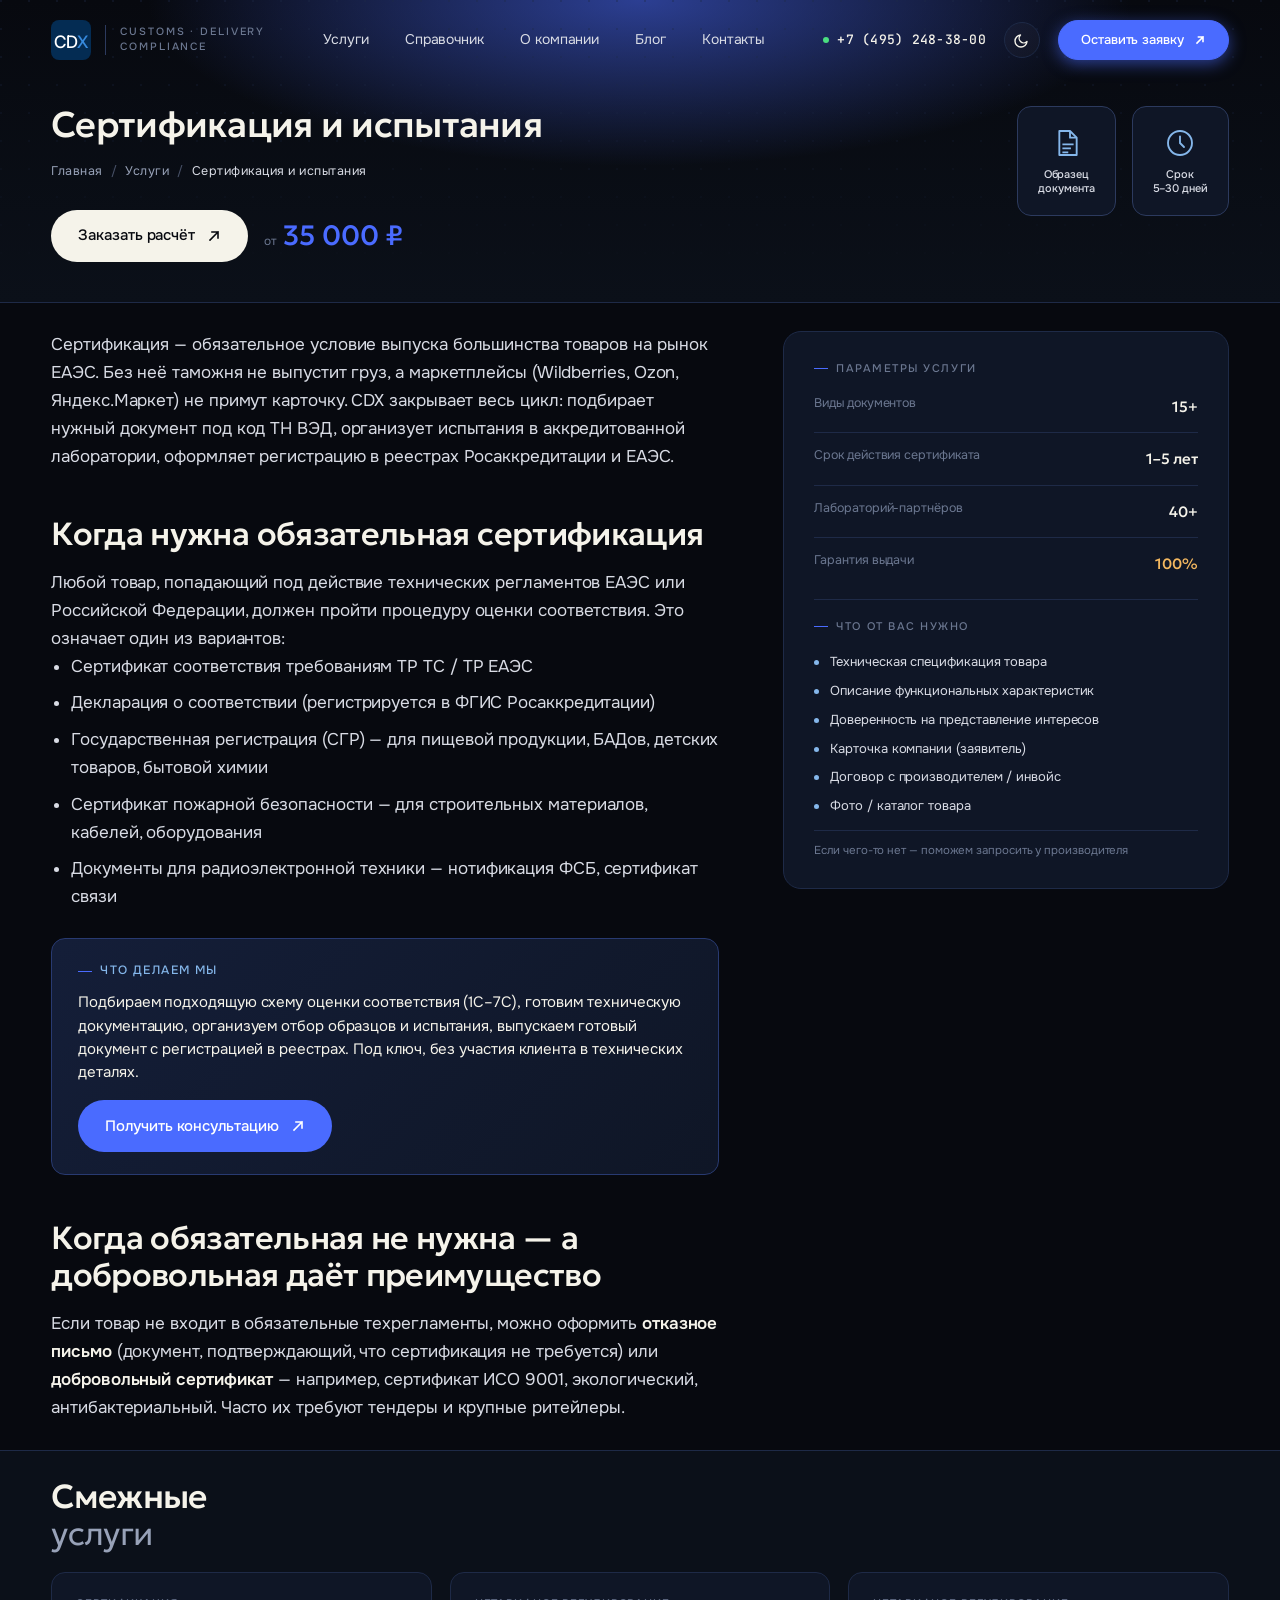
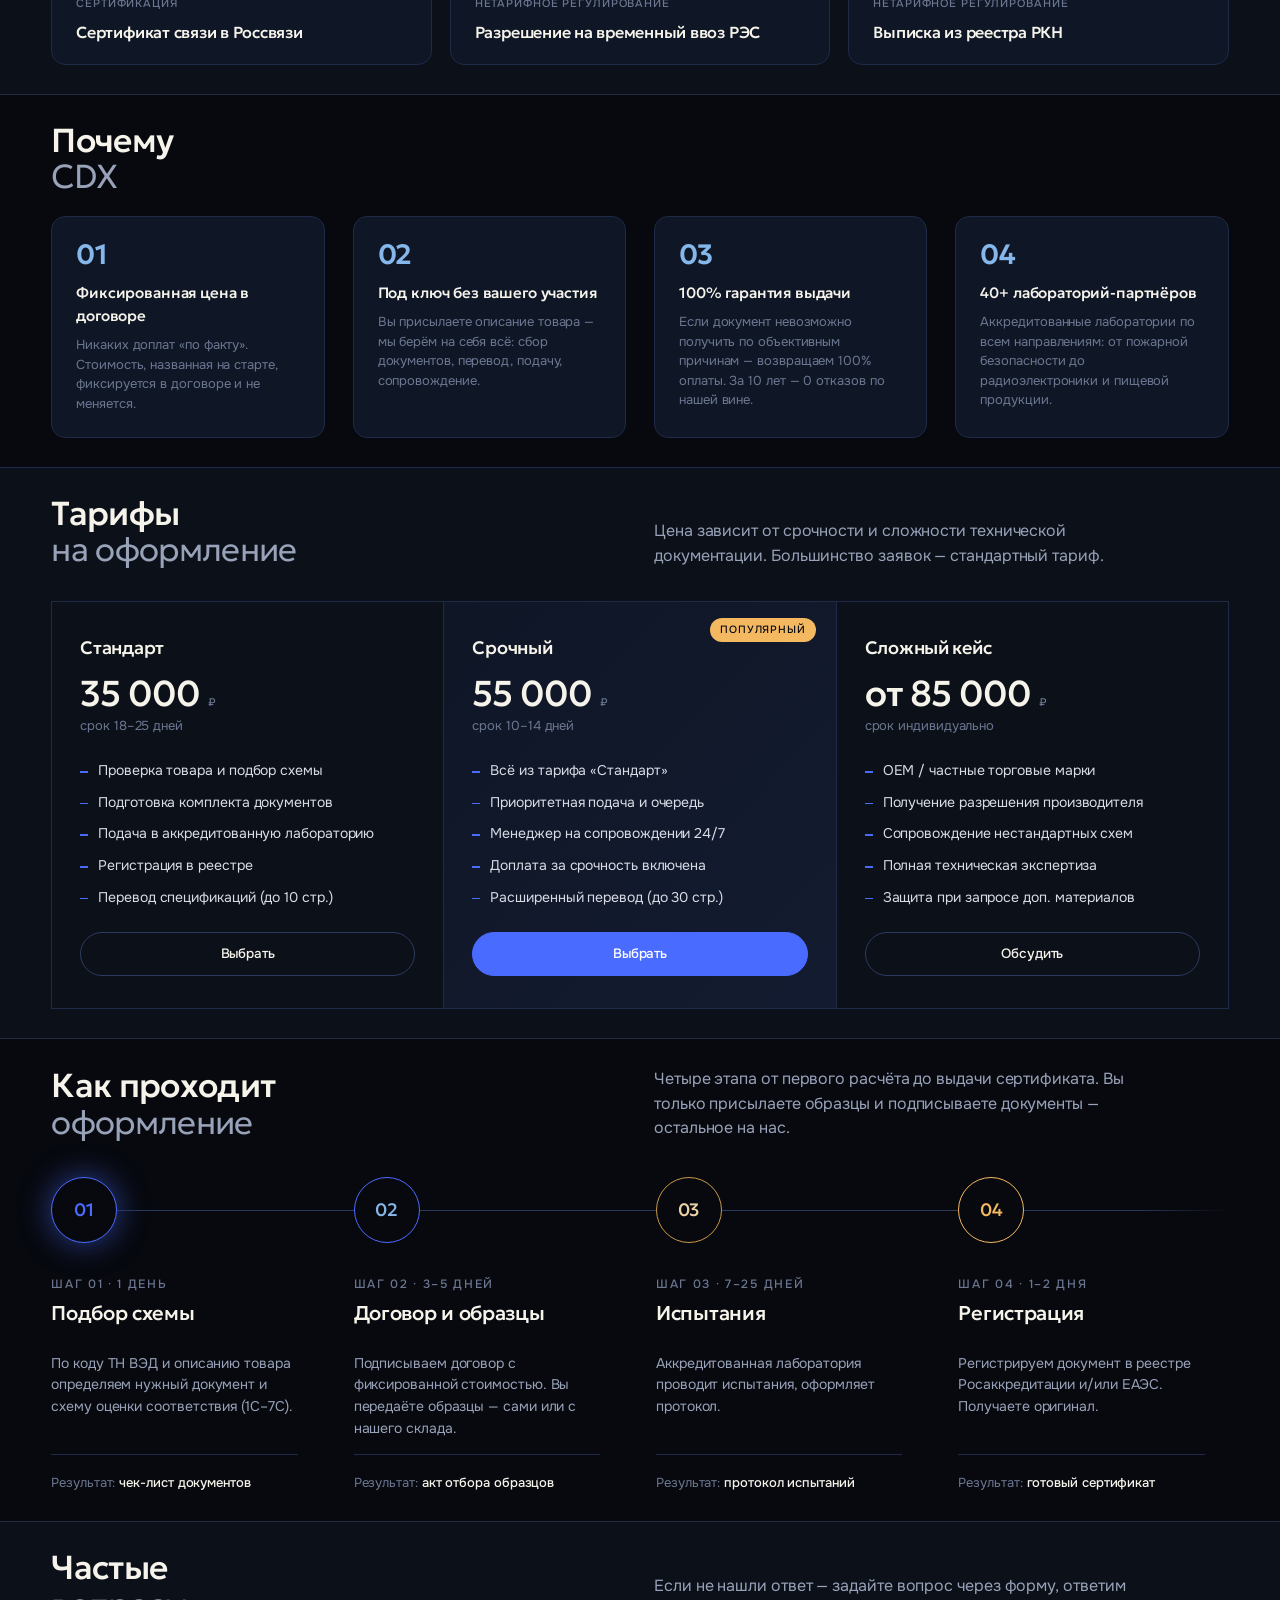
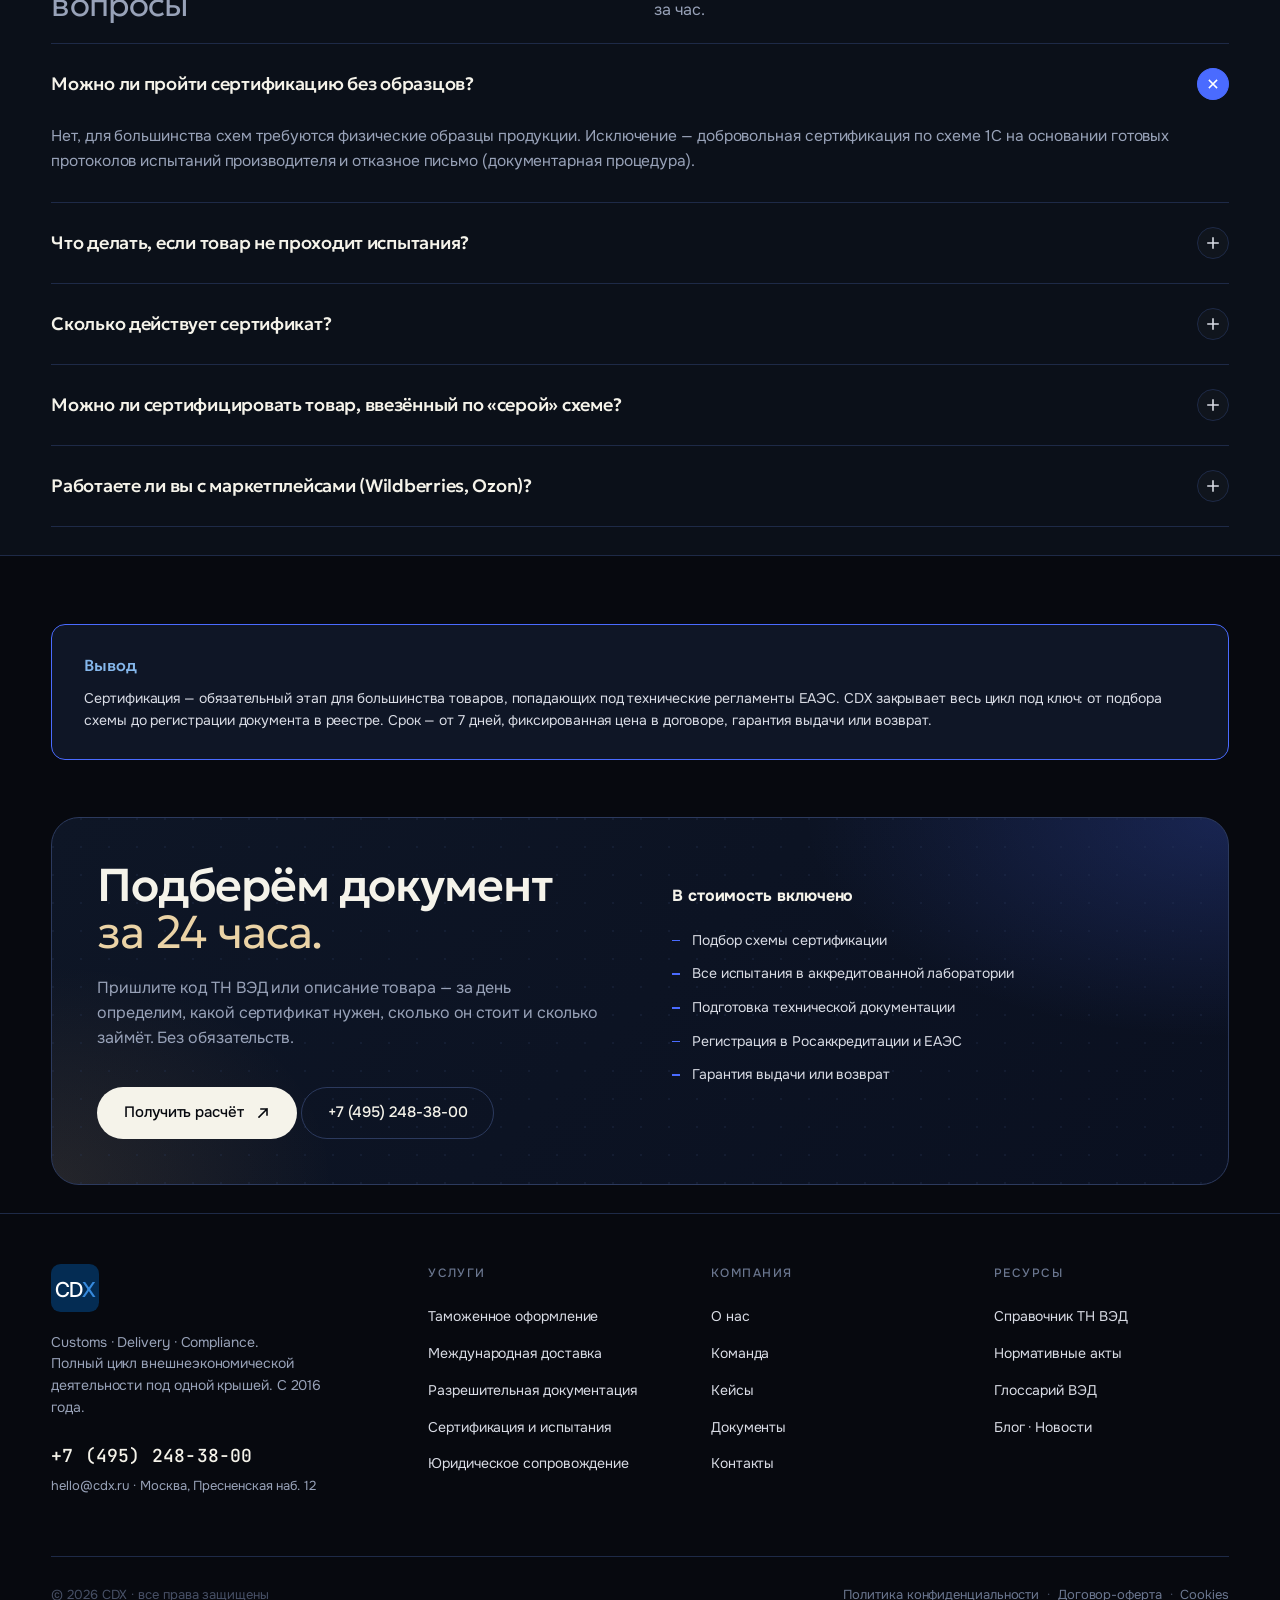
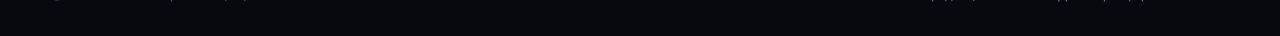
<file: service-hub.html>
<!doctype html>
<html lang="ru">
<head>
<meta charset="utf-8" />
<meta name="viewport" content="width=device-width,initial-scale=1" />
<title>Сертификация и испытания — CDX</title>
<meta name="description" content="Полный цикл сертификации в ЕАЭС: ТР ТС, ГОСТ Р, СГР, связь, пожарная безопасность. От подачи заявки до выдачи документа — в аккредитованных лабораториях." />

<link rel="preconnect" href="https://fonts.googleapis.com" />
<link rel="preconnect" href="https://fonts.gstatic.com" crossorigin />
<link href="https://fonts.googleapis.com/css2?family=Geologica:wght@300;400;500;600;700;800&family=Onest:wght@300;400;500;600;700&family=Inter:wght@400;500;600&family=JetBrains+Mono:wght@400;500&display=swap&subset=cyrillic,cyrillic-ext,latin,latin-ext" rel="stylesheet" />
<link rel="stylesheet" href="cdx.css?v=3">

<style>
  /* Service hub — page-specific */
  .lead-2col {
    display: grid;
    grid-template-columns: 1.5fr 1fr;
    gap: clamp(40px, 5vw, 80px);
    align-items: start;
  }
  @media (max-width: 1100px) {
    .lead-2col { grid-template-columns: 1fr; }
  }

  .key-facts {
    background: var(--ink-elev);
    border: 1px solid var(--ink-line);
    border-radius: 18px;
    padding: 28px 30px;
    position: sticky;
    top: 100px;
  }
  .key-facts-title {
    font-family: var(--sans);
    font-weight: 500;
    font-size: 11px;
    text-transform: uppercase;
    letter-spacing: 0.14em;
    color: var(--fg-400);
    margin: 0 0 18px;
    display: flex; align-items: center; gap: 8px;
  }
  .key-facts-title::before {
    content: ""; width: 14px; height: 1px;
    background: var(--accent);
  }
  .key-facts dl {
    margin: 0;
    display: flex; flex-direction: column;
    gap: 14px;
  }
  .key-facts > dl > div {
    display: flex; justify-content: space-between;
    gap: 16px;
    padding-bottom: 14px;
    border-bottom: 1px solid var(--ink-line);
  }
  .key-facts > dl > div:last-child { border-bottom: none; padding-bottom: 0; }
  .key-facts dt {
    font-family: var(--sans);
    font-size: 12.5px;
    color: var(--fg-400);
    line-height: 1.4;
    flex: 1;
  }
  .key-facts dd {
    margin: 0;
    font-family: var(--display);
    font-weight: 500;
    font-size: 15px;
    color: var(--fg-100);
    letter-spacing: -0.01em;
    text-align: right;
    flex-shrink: 0;
  }
  .key-facts dd.warm { color: var(--warm); }
  .key-facts dd.accent { color: var(--accent-soft); }

  .key-docs {
    list-style: none;
    padding: 0;
    margin: 0 0 14px;
    display: flex;
    flex-direction: column;
    gap: 10px;
  }
  .key-docs li {
    font-size: 13px;
    color: var(--fg-200);
    line-height: 1.45;
    padding-left: 16px;
    position: relative;
  }
  .key-docs li::before {
    content: "";
    position: absolute;
    left: 0;
    top: 7px;
    width: 5px;
    height: 5px;
    border-radius: 50%;
    background: var(--accent-soft);
  }
  .key-docs-hint {
    font-size: 11.5px;
    color: var(--fg-400);
    line-height: 1.45;
    margin: 0;
    padding-top: 12px;
    border-top: 1px solid var(--ink-line);
  }

  .usp-grid {
    display: grid;
    grid-template-columns: repeat(4, 1fr);
    gap: 28px;
  }
  @media (max-width: 1000px) {
    .usp-grid { grid-template-columns: repeat(2, 1fr); }
  }
  @media (max-width: 600px) {
    .usp-grid { grid-template-columns: 1fr; }
  }
  .usp-item {
    background: var(--ink-elev);
    border: 1px solid var(--ink-line);
    border-radius: 14px;
    padding: 24px;
  }
  .usp-num {
    font-family: var(--display);
    font-weight: 600;
    font-size: 28px;
    letter-spacing: -0.02em;
    color: var(--accent-soft);
    margin: 0 0 12px;
    line-height: 1;
  }
  .usp-title {
    font-family: var(--display);
    font-weight: 500;
    font-size: 15px;
    letter-spacing: -0.01em;
    color: var(--fg-100);
    margin: 0 0 8px;
  }
  .usp-desc {
    font-family: var(--sans);
    font-size: 13px;
    color: var(--fg-400);
    line-height: 1.5;
    margin: 0;
  }

  .takeaway {
    background: var(--ink-elev);
    border: 1px solid var(--accent);
    border-radius: 14px;
    padding: 28px 32px;
    margin-top: 40px;
  }
  .takeaway-title {
    font-family: var(--display);
    font-weight: 500;
    font-size: 16px;
    letter-spacing: -0.01em;
    color: var(--accent-soft);
    margin: 0 0 10px;
  }
  .takeaway p {
    font-family: var(--sans);
    font-size: 14px;
    color: var(--fg-200);
    line-height: 1.55;
    margin: 0;
  }
</style>
</head>
<body>

<!-- NAV -->
<nav class="nav" id="nav">
  <div class="container nav-inner">
    <a href="index.html" class="brand">
      <span class="brand-mono">
        <svg viewBox="0 0 200 200" aria-hidden="true">
          <rect x="0" y="0" width="200" height="200" rx="40" fill="#042C53"/>
          <text x="100" y="138" font-family="Inter, -apple-system, sans-serif" font-weight="500" font-size="86" letter-spacing="-3" fill="#FFFFFF" text-anchor="middle">CD<tspan fill="#378ADD">X</tspan></text>
        </svg>
      </span>
      <span class="brand-suffix">Customs · Delivery<br>Compliance</span>
    </a>

    <div class="nav-links">
      <a href="services.html">Услуги</a>
      <a href="reference.html">Справочник</a>
      <a href="about.html">О компании</a>
      <a href="blog.html">Блог</a>
      <a href="contacts.html">Контакты</a>
    </div>

    <div class="nav-right">
      <a href="tel:+74952483800" class="nav-phone">
        <span class="pulse"></span>
        +7 (495) 248-38-00
      </a>
      <button class="theme-toggle" id="themeToggle" aria-label="Сменить тему">
        <svg class="ico-moon" width="16" height="16" viewBox="0 0 16 16" fill="none">
          <path d="M13 9.5 A6 6 0 1 1 6.5 3 A4.5 4.5 0 0 0 13 9.5 Z" stroke="currentColor" stroke-width="1.4" stroke-linejoin="round"/>
        </svg>
        <svg class="ico-sun" width="16" height="16" viewBox="0 0 16 16" fill="none">
          <circle cx="8" cy="8" r="3.2" stroke="currentColor" stroke-width="1.4"/>
          <path d="M8 1.5 V3 M8 13 V14.5 M1.5 8 H3 M13 8 H14.5 M3.5 3.5 L4.5 4.5 M11.5 11.5 L12.5 12.5 M3.5 12.5 L4.5 11.5 M11.5 4.5 L12.5 3.5" stroke="currentColor" stroke-width="1.4" stroke-linecap="round"/>
        </svg>
      </button>
      <a href="#cta" class="btn-cta">
        <span>Оставить заявку</span>
        <svg class="arrow" width="12" height="12" viewBox="0 0 12 12" fill="none">
          <path d="M3 9 L9 3 M9 3 H4.5 M9 3 V7.5" stroke="currentColor" stroke-width="1.6" stroke-linecap="square"/>
        </svg>
      </a>
    </div>
  </div>
</nav>

<!-- HERO -->
<section class="page-head" style="padding-bottom:40px">
  <div class="container">
    <div class="reveal" style="display:grid;grid-template-columns:1fr 1fr;gap:clamp(28px, 5vw, 56px);align-items:center">
      <div>
        <h1 class="page-title reveal">Сертификация и испытания</h1>
        <nav class="breadcrumbs reveal">
          <a href="index.html">Главная</a>
          <span class="sep">/</span>
          <a href="services.html">Услуги</a>
          <span class="sep">/</span>
          <span class="current">Сертификация и испытания</span>
        </nav>

        <div class="reveal" style="display:flex;align-items:center;gap:16px;margin-top:24px;flex-wrap:wrap">
          <a href="contacts.html" class="btn btn-primary">
            <span>Заказать расчёт</span>
            <svg class="arrow" width="14" height="14" viewBox="0 0 14 14" fill="none"><path d="M3 11 L11 3 M11 3 H5 M11 3 V9" stroke="currentColor" stroke-width="1.6" stroke-linecap="square"/></svg>
          </a>
          <div style="display:flex;align-items:baseline;gap:6px">
            <span style="font-size:12px;color:var(--fg-400)">от</span>
            <span style="font-family:var(--display);font-weight:500;font-size:28px;color:var(--accent);line-height:1">35 000 ₽</span>
          </div>
        </div>
      </div>

      <div class="reveal" style="display:flex;gap:16px;justify-content:flex-end">
        <a href="#" style="display:flex;flex-direction:column;align-items:center;gap:8px;padding:20px 20px;background:var(--ink-elev);border:1px solid var(--ink-line-2);border-radius:14px;text-align:center;transition:all .3s" onmouseover="this.style.borderColor='var(--accent)'" onmouseout="this.style.borderColor='var(--ink-line-2)'">
          <svg width="32" height="32" viewBox="0 0 24 24" fill="none" style="color:var(--accent-soft)">
            <path d="M7 3 H15 L20 8 V21 H7 Z" stroke="currentColor" stroke-width="1.4" stroke-linejoin="round"/>
            <path d="M15 3 V8 H20" stroke="currentColor" stroke-width="1.4" stroke-linejoin="round"/>
            <path d="M10 13 H17 M10 16 H15 M10 19 H13" stroke="currentColor" stroke-width="1.4" stroke-linecap="square"/>
          </svg>
          <span style="font-family:var(--sans);font-weight:500;font-size:11px;color:var(--fg-200);line-height:1.3">Образец<br>документа</span>
        </a>
        <a href="#" style="display:flex;flex-direction:column;align-items:center;gap:8px;padding:20px 20px;background:var(--ink-elev);border:1px solid var(--ink-line-2);border-radius:14px;text-align:center;transition:all .3s" onmouseover="this.style.borderColor='var(--accent)'" onmouseout="this.style.borderColor='var(--ink-line-2)'">
          <svg width="32" height="32" viewBox="0 0 24 24" fill="none" style="color:var(--accent-soft)">
            <circle cx="12" cy="12" r="9" stroke="currentColor" stroke-width="1.4"/>
            <path d="M12 7 V12 L15 15" stroke="currentColor" stroke-width="1.4" stroke-linecap="round"/>
          </svg>
          <span style="font-family:var(--sans);font-weight:500;font-size:11px;color:var(--fg-200);line-height:1.3">Срок<br>5–30 дней</span>
        </a>
      </div>
    </div>
  </div>
</section>

<!-- LEAD: text + key facts -->
<section class="section">
  <div class="container">
    <div class="lead-2col reveal">
      <div class="prose">
        <p>Сертификация — обязательное условие выпуска большинства товаров на рынок ЕАЭС. Без неё таможня не выпустит груз, а маркетплейсы (Wildberries, Ozon, Яндекс.Маркет) не примут карточку. CDX закрывает весь цикл: подбирает нужный документ под код ТН ВЭД, организует испытания в аккредитованной лаборатории, оформляет регистрацию в реестрах Росаккредитации и ЕАЭС.</p>

        <h2>Когда нужна обязательная сертификация</h2>
        <p>Любой товар, попадающий под действие технических регламентов ЕАЭС или Российской Федерации, должен пройти процедуру оценки соответствия. Это означает один из вариантов:</p>
        <ul>
          <li>Сертификат соответствия требованиям ТР ТС / ТР ЕАЭС</li>
          <li>Декларация о соответствии (регистрируется в ФГИС Росаккредитации)</li>
          <li>Государственная регистрация (СГР) — для пищевой продукции, БАДов, детских товаров, бытовой химии</li>
          <li>Сертификат пожарной безопасности — для строительных материалов, кабелей, оборудования</li>
          <li>Документы для радиоэлектронной техники — нотификация ФСБ, сертификат связи</li>
        </ul>

        <div class="callout">
          <div class="callout-title">Что делаем мы</div>
          <p>Подбираем подходящую схему оценки соответствия (1С–7С), готовим техническую документацию, организуем отбор образцов и испытания, выпускаем готовый документ с регистрацией в реестрах. Под ключ, без участия клиента в технических деталях.</p>
          <a href="contacts.html" class="btn btn-primary" style="margin-top:16px;">
            <span>Получить консультацию</span>
            <svg class="arrow" width="14" height="14" viewBox="0 0 14 14" fill="none"><path d="M3 11 L11 3 M11 3 H5 M11 3 V9" stroke="currentColor" stroke-width="1.6" stroke-linecap="square"/></svg>
          </a>
        </div>

        <h2>Когда обязательная не нужна — а добровольная даёт преимущество</h2>
        <p>Если товар не входит в обязательные техрегламенты, можно оформить <strong>отказное письмо</strong> (документ, подтверждающий, что сертификация не требуется) или <strong>добровольный сертификат</strong> — например, сертификат ИСО 9001, экологический, антибактериальный. Часто их требуют тендеры и крупные ритейлеры.</p>
      </div>

      <aside class="key-facts">
        <div class="key-facts-title">Параметры услуги</div>
        <dl>
          <div><dt>Виды документов</dt><dd>15+</dd></div>
          <div><dt>Срок действия сертификата</dt><dd>1–5 лет</dd></div>
          <div><dt>Лабораторий-партнёров</dt><dd>40+</dd></div>
          <div><dt>Гарантия выдачи</dt><dd class="warm">100%</dd></div>
        </dl>

        <div class="key-facts-title" style="margin-top:24px;padding-top:18px;border-top:1px solid var(--ink-line)">Что от вас нужно</div>
        <ul class="key-docs">
          <li>Техническая спецификация товара</li>
          <li>Описание функциональных характеристик</li>
          <li>Доверенность на представление интересов</li>
          <li>Карточка компании (заявитель)</li>
          <li>Договор с производителем / инвойс</li>
          <li>Фото / каталог товара</li>
        </ul>
        <p class="key-docs-hint">Если чего-то нет — поможем запросить у производителя</p>
      </aside>
    </div>
  </div>
</section>

<!-- RELATED -->
<section class="section" style="background:var(--ink-bg-2); border-top: 1px solid var(--ink-line); border-bottom: 1px solid var(--ink-line);">
  <div class="container">
    <div class="section-head reveal single">
      <div>
        <h2 class="h-section">Смежные<br><span class="soft">услуги</span></h2>
      </div>
    </div>

    <div class="related-grid reveal">
      <a href="service-hub.html" class="related-card">
        <div class="related-label">Сертификация</div>
        <div class="related-title">Сертификат связи в Россвязи</div>
      </a>
      <a href="service-hub.html" class="related-card">
        <div class="related-label">Нетарифное регулирование</div>
        <div class="related-title">Разрешение на временный ввоз РЭС</div>
      </a>
      <a href="service-hub.html" class="related-card">
        <div class="related-label">Нетарифное регулирование</div>
        <div class="related-title">Выписка из реестра РКН</div>
      </a>
    </div>
  </div>
</section>

<!-- USP -->
<section class="section">
  <div class="container">
    <div class="section-head reveal single">
      <div>
        <h2 class="h-section">Почему<br><span class="soft">CDX</span></h2>
      </div>
    </div>

    <div class="usp-grid reveal">
      <div class="usp-item">
        <div class="usp-num">01</div>
        <h3 class="usp-title">Фиксированная цена в договоре</h3>
        <p class="usp-desc">Никаких доплат «по факту». Стоимость, названная на старте, фиксируется в договоре и не меняется.</p>
      </div>
      <div class="usp-item">
        <div class="usp-num">02</div>
        <h3 class="usp-title">Под ключ без вашего участия</h3>
        <p class="usp-desc">Вы присылаете описание товара — мы берём на себя всё: сбор документов, перевод, подачу, сопровождение.</p>
      </div>
      <div class="usp-item">
        <div class="usp-num">03</div>
        <h3 class="usp-title">100% гарантия выдачи</h3>
        <p class="usp-desc">Если документ невозможно получить по объективным причинам — возвращаем 100% оплаты. За 10 лет — 0 отказов по нашей вине.</p>
      </div>
      <div class="usp-item">
        <div class="usp-num">04</div>
        <h3 class="usp-title">40+ лабораторий-партнёров</h3>
        <p class="usp-desc">Аккредитованные лаборатории по всем направлениям: от пожарной безопасности до радиоэлектроники и пищевой продукции.</p>
      </div>
    </div>
  </div>
</section>

<!-- TARIFFS -->
<section class="section" style="background:var(--ink-bg-2); border-top: 1px solid var(--ink-line); border-bottom: 1px solid var(--ink-line);">
  <div class="container">
    <div class="section-head reveal">
      <div>
        <h2 class="h-section">Тарифы<br><span class="soft">на оформление</span></h2>
      </div>
      <div class="right">
        Цена зависит от срочности и сложности технической документации. Большинство заявок — стандартный тариф.
      </div>
    </div>

    <div class="pricing reveal">
      <div class="tariff">
        <h3 class="tariff-name">Стандарт</h3>
        <div class="tariff-price">35 000 <span class="from">₽</span></div>
        <div class="tariff-unit">срок 18–25 дней</div>
        <ul class="tariff-features">
          <li>Проверка товара и подбор схемы</li>
          <li>Подготовка комплекта документов</li>
          <li>Подача в аккредитованную лабораторию</li>
          <li>Регистрация в реестре</li>
          <li>Перевод спецификаций (до 10 стр.)</li>
        </ul>
        <a href="#cta" class="btn-tariff">Выбрать</a>
      </div>

      <div class="tariff featured">
        <h3 class="tariff-name">Срочный</h3>
        <div class="tariff-price">55 000 <span class="from">₽</span></div>
        <div class="tariff-unit">срок 10–14 дней</div>
        <ul class="tariff-features">
          <li>Всё из тарифа «Стандарт»</li>
          <li>Приоритетная подача и очередь</li>
          <li>Менеджер на сопровождении 24/7</li>
          <li>Доплата за срочность включена</li>
          <li>Расширенный перевод (до 30 стр.)</li>
        </ul>
        <a href="#cta" class="btn-tariff">Выбрать</a>
      </div>

      <div class="tariff">
        <h3 class="tariff-name">Сложный кейс</h3>
        <div class="tariff-price">от 85 000 <span class="from">₽</span></div>
        <div class="tariff-unit">срок индивидуально</div>
        <ul class="tariff-features">
          <li>OEM / частные торговые марки</li>
          <li>Получение разрешения производителя</li>
          <li>Сопровождение нестандартных схем</li>
          <li>Полная техническая экспертиза</li>
          <li>Защита при запросе доп. материалов</li>
        </ul>
        <a href="#cta" class="btn-tariff">Обсудить</a>
      </div>
    </div>
  </div>
</section>

<!-- PROCESS -->
<section class="section process" id="process">
  <div class="container">
    <div class="section-head reveal">
      <div>
        <h2 class="h-section">Как проходит<br><span class="soft">оформление</span></h2>
      </div>
      <div class="right">
        Четыре этапа от первого расчёта до выдачи сертификата. Вы только присылаете образцы и подписываете документы — остальное на нас.
      </div>
    </div>

    <div class="process-line reveal">
      <div class="process-steps">
        <div class="step">
          <div class="step-num">01</div>
          <div class="step-stage">Шаг 01 · 1 день</div>
          <h3 class="step-title">Подбор схемы</h3>
          <p class="step-desc">По коду ТН ВЭД и описанию товара определяем нужный документ и схему оценки соответствия (1С–7С).</p>
          <div class="step-meta">Результат: <strong>чек-лист документов</strong></div>
        </div>
        <div class="step">
          <div class="step-num">02</div>
          <div class="step-stage">Шаг 02 · 3–5 дней</div>
          <h3 class="step-title">Договор и образцы</h3>
          <p class="step-desc">Подписываем договор с фиксированной стоимостью. Вы передаёте образцы — сами или с нашего склада.</p>
          <div class="step-meta">Результат: <strong>акт отбора образцов</strong></div>
        </div>
        <div class="step">
          <div class="step-num">03</div>
          <div class="step-stage">Шаг 03 · 7–25 дней</div>
          <h3 class="step-title">Испытания</h3>
          <p class="step-desc">Аккредитованная лаборатория проводит испытания, оформляет протокол.</p>
          <div class="step-meta">Результат: <strong>протокол испытаний</strong></div>
        </div>
        <div class="step">
          <div class="step-num">04</div>
          <div class="step-stage">Шаг 04 · 1–2 дня</div>
          <h3 class="step-title">Регистрация</h3>
          <p class="step-desc">Регистрируем документ в реестре Росаккредитации и/или ЕАЭС. Получаете оригинал.</p>
          <div class="step-meta">Результат: <strong>готовый сертификат</strong></div>
        </div>
      </div>
    </div>
  </div>
</section>

<!-- FAQ -->
<section class="section" style="background:var(--ink-bg-2); border-top: 1px solid var(--ink-line); border-bottom: 1px solid var(--ink-line);">
  <div class="container">
    <div class="section-head reveal">
      <div>
        <h2 class="h-section">Частые<br><span class="soft">вопросы</span></h2>
      </div>
      <div class="right">
        Если не нашли ответ — задайте вопрос через форму, ответим за час.
      </div>
    </div>

    <div class="faq-list reveal">
      <details class="faq-item" open>
        <summary class="faq-q">
          Можно ли пройти сертификацию без образцов?
          <span class="ico"><svg width="14" height="14" viewBox="0 0 14 14" fill="none"><path d="M7 2 V12 M2 7 H12" stroke="currentColor" stroke-width="1.6" stroke-linecap="square"/></svg></span>
        </summary>
        <div class="faq-a">
          Нет, для большинства схем требуются физические образцы продукции. Исключение — добровольная сертификация по схеме 1С на основании готовых протоколов испытаний производителя и отказное письмо (документарная процедура).
        </div>
      </details>

      <details class="faq-item">
        <summary class="faq-q">
          Что делать, если товар не проходит испытания?
          <span class="ico"><svg width="14" height="14" viewBox="0 0 14 14" fill="none"><path d="M7 2 V12 M2 7 H12" stroke="currentColor" stroke-width="1.6" stroke-linecap="square"/></svg></span>
        </summary>
        <div class="faq-a">
          Если товар по объективным причинам не соответствует требованиям — мы возвращаем 100% оплаты услуг. Если есть возможность доработать продукт — подскажем, что именно нужно изменить. По нашей вине отказов не было ни разу за 10 лет.
        </div>
      </details>

      <details class="faq-item">
        <summary class="faq-q">
          Сколько действует сертификат?
          <span class="ico"><svg width="14" height="14" viewBox="0 0 14 14" fill="none"><path d="M7 2 V12 M2 7 H12" stroke="currentColor" stroke-width="1.6" stroke-linecap="square"/></svg></span>
        </summary>
        <div class="faq-a">
          От 1 года до 5 лет в зависимости от схемы. На партию — действует до её реализации. На серийное производство — 5 лет с инспекционным контролем раз в год. Перед окончанием срока напомним и продлим без перерыва.
        </div>
      </details>

      <details class="faq-item">
        <summary class="faq-q">
          Можно ли сертифицировать товар, ввезённый по «серой» схеме?
          <span class="ico"><svg width="14" height="14" viewBox="0 0 14 14" fill="none"><path d="M7 2 V12 M2 7 H12" stroke="currentColor" stroke-width="1.6" stroke-linecap="square"/></svg></span>
        </summary>
        <div class="faq-a">
          Сертифицировать сам товар — можно. Но при таможенной проверке могут быть вопросы по происхождению. Мы рекомендуем оформлять сертификацию параллельно с легальным импортом, чтобы избежать рисков. Если уже есть проблема — поможет наш юридический отдел.
        </div>
      </details>

      <details class="faq-item">
        <summary class="faq-q">
          Работаете ли вы с маркетплейсами (Wildberries, Ozon)?
          <span class="ico"><svg width="14" height="14" viewBox="0 0 14 14" fill="none"><path d="M7 2 V12 M2 7 H12" stroke="currentColor" stroke-width="1.6" stroke-linecap="square"/></svg></span>
        </summary>
        <div class="faq-a">
          Да, это одно из основных направлений. Оформляем декларации, СГР, отказные письма под требования конкретного маркетплейса. Знаем все нюансы их проверочных систем — заранее закладываем правильные коды и формулировки, чтобы карточка прошла модерацию с первого раза.
        </div>
      </details>
    </div>
  </div>
</section>

<!-- TAKEAWAY -->
<section class="section">
  <div class="container">
    <div class="takeaway reveal">
      <div class="takeaway-title">Вывод</div>
      <p>Сертификация — обязательный этап для большинства товаров, попадающих под технические регламенты ЕАЭС. CDX закрывает весь цикл под ключ: от подбора схемы до регистрации документа в реестре. Срок — от 7 дней, фиксированная цена в договоре, гарантия выдачи или возврат.</p>
    </div>
  </div>
</section>

<!-- CTA -->
<section class="section cta" id="cta">
  <div class="container">
    <div class="cta-inner reveal">
      <div class="cta-text">
        <h2 class="cta-headline">
          Подберём документ<br><span class="soft">за 24 часа.</span>
        </h2>
        <p class="cta-sub">
          Пришлите код ТН ВЭД или описание товара — за день определим, какой сертификат нужен, сколько он стоит и сколько займёт. Без обязательств.
        </p>
        <div class="cta-actions">
          <a href="contacts.html" class="btn btn-primary">
            <span>Получить расчёт</span>
            <svg class="arrow" width="14" height="14" viewBox="0 0 14 14" fill="none">
              <path d="M3 11 L11 3 M11 3 H5 M11 3 V9" stroke="currentColor" stroke-width="1.6" stroke-linecap="square"/>
            </svg>
          </a>
          <a href="tel:+74952483800" class="btn btn-ghost">+7 (495) 248-38-00</a>
        </div>
      </div>

      <div class="cta-card">
        <h4>В стоимость включено</h4>
        <ul class="cta-list">
          <li>Подбор схемы сертификации</li>
          <li>Все испытания в аккредитованной лаборатории</li>
          <li>Подготовка технической документации</li>
          <li>Регистрация в Росаккредитации и ЕАЭС</li>
          <li>Гарантия выдачи или возврат</li>
        </ul>
      </div>
    </div>
  </div>
</section>

<!-- FOOTER -->
<footer class="footer">
  <div class="container">
    <div class="footer-top">
      <div class="footer-brand-block">
        <a href="index.html" class="brand">
          <span class="brand-mono">
            <svg viewBox="0 0 200 200" aria-hidden="true" style="width:48px;height:48px">
              <rect x="0" y="0" width="200" height="200" rx="40" fill="#042C53"/>
              <text x="100" y="138" font-family="Inter, -apple-system, sans-serif" font-weight="500" font-size="86" letter-spacing="-3" fill="#FFFFFF" text-anchor="middle">CD<tspan fill="#378ADD">X</tspan></text>
            </svg>
          </span>
        </a>
        <p class="footer-tag">
          Customs · Delivery · Compliance.<br>
          Полный цикл внешнеэкономической деятельности под одной крышей. С 2016 года.
        </p>
        <div class="footer-contacts">
          <div class="footer-phone">+7 (495) 248-38-00</div>
          <div class="footer-contacts-row">hello@cdx.ru · Москва, Пресненская наб. 12</div>
        </div>
      </div>
      <div class="footer-col">
        <h5>Услуги</h5>
        <ul>
          <li><a href="service-hub.html">Таможенное оформление</a></li>
          <li><a href="service-hub.html">Международная доставка</a></li>
          <li><a href="service-hub.html">Разрешительная документация</a></li>
          <li><a href="service-hub.html">Сертификация и испытания</a></li>
          <li><a href="service-hub.html">Юридическое сопровождение</a></li>
        </ul>
      </div>
      <div class="footer-col">
        <h5>Компания</h5>
        <ul>
          <li><a href="about.html">О нас</a></li>
          <li><a href="about.html">Команда</a></li>
          <li><a href="article.html">Кейсы</a></li>
          <li><a href="npa.html">Документы</a></li>
          <li><a href="contacts.html">Контакты</a></li>
        </ul>
      </div>
      <div class="footer-col">
        <h5>Ресурсы</h5>
        <ul>
          <li><a href="reference.html">Справочник ТН ВЭД</a></li>
          <li><a href="npa.html">Нормативные акты</a></li>
          <li><a href="reference.html">Глоссарий ВЭД</a></li>
          <li><a href="article.html">Блог · Новости</a></li>
        </ul>
      </div>
    </div>
    <div class="footer-bottom">
      <span>© 2026 CDX · все права защищены</span>
      <span><a href="#">Политика конфиденциальности</a> &nbsp;·&nbsp; <a href="#">Договор-оферта</a> &nbsp;·&nbsp; <a href="#">Cookies</a></span>
    </div>
  </div>
</footer>

<script>
  const nav = document.getElementById('nav');
  const onScroll = () => nav.classList.toggle('scrolled', window.scrollY > 24);
  window.addEventListener('scroll', onScroll, { passive: true });
  onScroll();

  const io = new IntersectionObserver((entries) => {
    entries.forEach((e) => { if (e.isIntersecting) { e.target.classList.add('in'); io.unobserve(e.target); } });
  }, { threshold: 0.15, rootMargin: '0px 0px -60px 0px' });
  document.querySelectorAll('.reveal').forEach((el) => io.observe(el));

  const root = document.documentElement;
  const stored = localStorage.getItem('cdx-theme');
  if (stored === 'light') root.setAttribute('data-theme', 'light');
  document.getElementById('themeToggle').addEventListener('click', () => {
    const isLight = root.getAttribute('data-theme') === 'light';
    if (isLight) { root.removeAttribute('data-theme'); localStorage.setItem('cdx-theme', 'dark'); }
    else { root.setAttribute('data-theme', 'light'); localStorage.setItem('cdx-theme', 'light'); }
  });

</script>

</body>
</html>
</file>
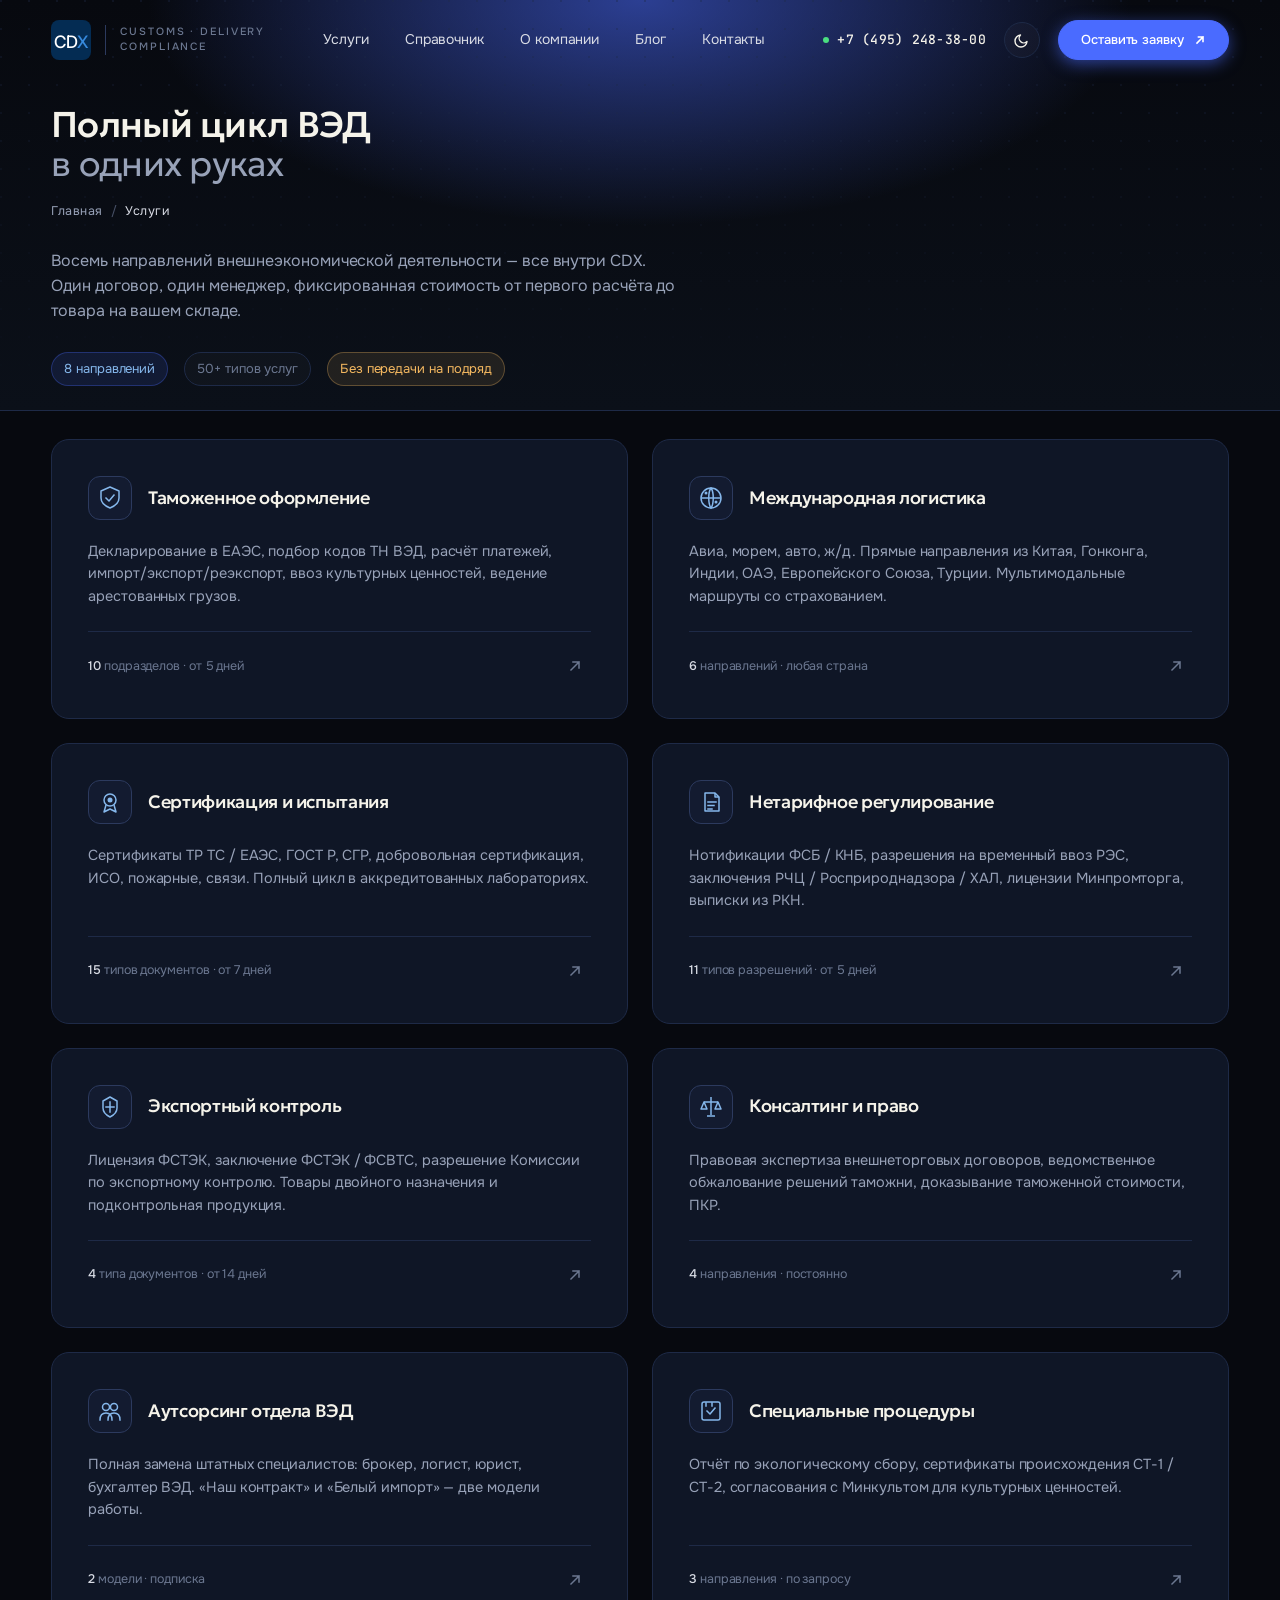
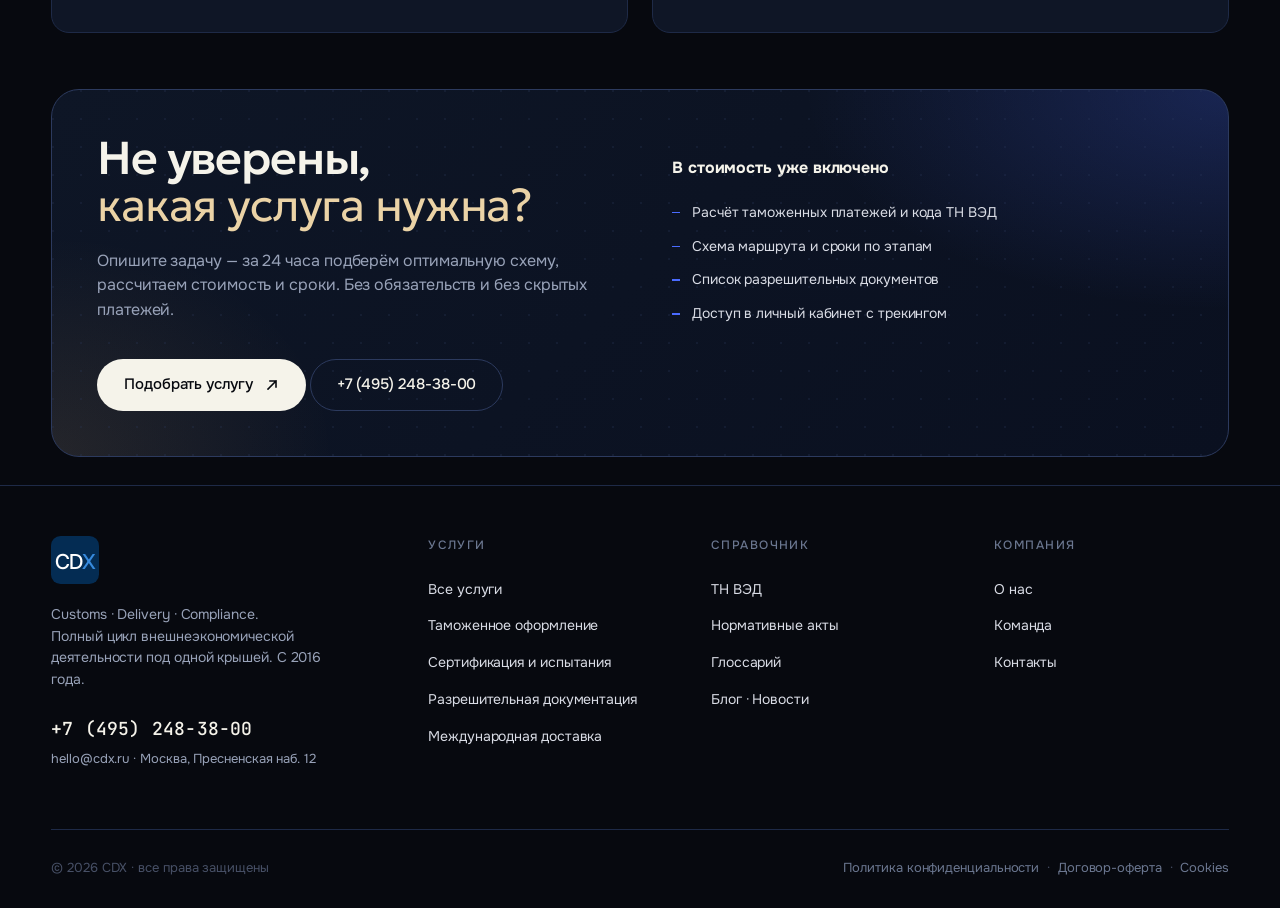
<file: services.html>
<!doctype html>
<html lang="ru">
<head>
<meta charset="utf-8" />
<meta name="viewport" content="width=device-width,initial-scale=1" />
<title>Услуги CDX — полный цикл ВЭД</title>
<meta name="description" content="8 направлений ВЭД под одной крышей: таможенное оформление, логистика, сертификация, разрешительная документация, экспортный контроль, консалтинг, аутсорс ВЭД." />

<link rel="preconnect" href="https://fonts.googleapis.com" />
<link rel="preconnect" href="https://fonts.gstatic.com" crossorigin />
<link href="https://fonts.googleapis.com/css2?family=Geologica:wght@300;400;500;600;700;800&family=Onest:wght@300;400;500;600;700&family=Inter:wght@400;500;600&family=JetBrains+Mono:wght@400;500&display=swap&subset=cyrillic,cyrillic-ext,latin,latin-ext" rel="stylesheet" />
<link rel="stylesheet" href="cdx.css?v=3">
</head>
<body>

<!-- NAV -->
<nav class="nav" id="nav">
  <div class="container nav-inner">
    <a href="index.html" class="brand">
      <span class="brand-mono">
        <svg viewBox="0 0 200 200" aria-hidden="true">
          <rect x="0" y="0" width="200" height="200" rx="40" fill="#042C53"/>
          <text x="100" y="138" font-family="Inter, -apple-system, sans-serif" font-weight="500" font-size="86" letter-spacing="-3" fill="#FFFFFF" text-anchor="middle">CD<tspan fill="#378ADD">X</tspan></text>
        </svg>
      </span>
      <span class="brand-suffix">Customs · Delivery<br>Compliance</span>
    </a>
    <div class="nav-links">
      <a href="services.html">Услуги</a>
      <a href="reference.html">Справочник</a>
      <a href="about.html">О компании</a>
      <a href="blog.html">Блог</a>
      <a href="contacts.html">Контакты</a>
    </div>
    <div class="nav-right">
      <a href="tel:+74952483800" class="nav-phone"><span class="pulse"></span>+7 (495) 248-38-00</a>
      <button class="theme-toggle" id="themeToggle" aria-label="Сменить тему">
        <svg class="ico-moon" width="16" height="16" viewBox="0 0 16 16" fill="none">
          <path d="M13 9.5 A6 6 0 1 1 6.5 3 A4.5 4.5 0 0 0 13 9.5 Z" stroke="currentColor" stroke-width="1.4" stroke-linejoin="round"/>
        </svg>
        <svg class="ico-sun" width="16" height="16" viewBox="0 0 16 16" fill="none">
          <circle cx="8" cy="8" r="3.2" stroke="currentColor" stroke-width="1.4"/>
          <path d="M8 1.5 V3 M8 13 V14.5 M1.5 8 H3 M13 8 H14.5 M3.5 3.5 L4.5 4.5 M11.5 11.5 L12.5 12.5 M3.5 12.5 L4.5 11.5 M11.5 4.5 L12.5 3.5" stroke="currentColor" stroke-width="1.4" stroke-linecap="round"/>
        </svg>
      </button>
      <a href="contacts.html" class="btn-cta">
        <span>Оставить заявку</span>
        <svg class="arrow" width="12" height="12" viewBox="0 0 12 12" fill="none"><path d="M3 9 L9 3 M9 3 H4.5 M9 3 V7.5" stroke="currentColor" stroke-width="1.6" stroke-linecap="square"/></svg>
      </a>
    </div>
  </div>
</nav>

<!-- PAGE HEAD -->
<section class="page-head">
  <div class="container">
    <h1 class="page-title reveal">Полный цикл ВЭД<br><span class="soft">в одних руках</span></h1>
    <nav class="breadcrumbs reveal">
      <a href="index.html">Главная</a>
      <span class="sep">/</span>
      <span class="current">Услуги</span>
    </nav>

    <p class="page-lede reveal">
      Восемь направлений внешнеэкономической деятельности — все внутри CDX. Один договор, один менеджер, фиксированная стоимость от первого расчёта до товара на вашем складе.
    </p>
    <div class="page-meta reveal">
      <span class="chip accent">8 направлений</span>
      <span class="chip">50+ типов услуг</span>
      <span class="chip warm">Без передачи на подряд</span>
    </div>
  </div>
</section>

<!-- 8 DIRECTIONS -->
<section class="section">
  <div class="container">
    <div class="hub-grid reveal">

      <!-- 01: Таможенное оформление -->
      <a href="service-hub.html" class="hub-tile">
        <div class="hub-tile-top">
          <div class="hub-tile-icon">
          <svg width="26" height="26" viewBox="0 0 26 26" fill="none">
            <path d="M13 2 L22 6 V13 C22 18 18 21 13 23 C8 21 4 18 4 13 V6 Z" stroke="currentColor" stroke-width="1.5" stroke-linejoin="round"/>
            <path d="M9 13 L12 16 L17 10" stroke="currentColor" stroke-width="1.5" stroke-linecap="square" stroke-linejoin="round"/>
          </svg>
        </div>
          <h2 class="hub-tile-title">Таможенное оформление</h2>
        </div>
        <p class="hub-tile-desc">Декларирование в ЕАЭС, подбор кодов ТН ВЭД, расчёт платежей, импорт/экспорт/реэкспорт, ввоз культурных ценностей, ведение арестованных грузов.</p>
        <div class="hub-tile-meta">
          <span><strong>10</strong> подразделов · от 5 дней</span>
          <span class="hub-tile-arrow">
            <svg width="16" height="16" viewBox="0 0 16 16" fill="none"><path d="M4 12 L12 4 M12 4 H6 M12 4 V10" stroke="currentColor" stroke-width="1.5" stroke-linecap="square"/></svg>
          </span>
        </div>
      </a>

      <!-- 02: Логистика -->
      <a href="service-hub.html" class="hub-tile">
        <div class="hub-tile-top">
          <div class="hub-tile-icon">
          <svg width="26" height="26" viewBox="0 0 26 26" fill="none">
            <circle cx="13" cy="13" r="10" stroke="currentColor" stroke-width="1.5"/>
            <path d="M3 13 H23" stroke="currentColor" stroke-width="1.5"/>
            <path d="M13 3 C16 7 16 19 13 23 C10 19 10 7 13 3 Z" stroke="currentColor" stroke-width="1.5"/>
            <circle cx="8" cy="8" r="1.5" fill="currentColor"/>
            <circle cx="18" cy="17" r="1.5" fill="currentColor"/>
          </svg>
        </div>
          <h2 class="hub-tile-title">Международная логистика</h2>
        </div>
        <p class="hub-tile-desc">Авиа, морем, авто, ж/д. Прямые направления из Китая, Гонконга, Индии, ОАЭ, Европейского Союза, Турции. Мультимодальные маршруты со страхованием.</p>
        <div class="hub-tile-meta">
          <span><strong>6</strong> направлений · любая страна</span>
          <span class="hub-tile-arrow">
            <svg width="16" height="16" viewBox="0 0 16 16" fill="none"><path d="M4 12 L12 4 M12 4 H6 M12 4 V10" stroke="currentColor" stroke-width="1.5" stroke-linecap="square"/></svg>
          </span>
        </div>
      </a>

      <!-- 03: Сертификация -->
      <a href="service-hub.html" class="hub-tile">
        <div class="hub-tile-top">
          <div class="hub-tile-icon">
          <svg width="26" height="26" viewBox="0 0 26 26" fill="none">
            <circle cx="13" cy="11" r="6" stroke="currentColor" stroke-width="1.5"/>
            <path d="M9 16 L7 23 L13 20 L19 23 L17 16" stroke="currentColor" stroke-width="1.5" stroke-linejoin="round"/>
            <circle cx="13" cy="11" r="2.5" fill="currentColor"/>
          </svg>
        </div>
          <h2 class="hub-tile-title">Сертификация и испытания</h2>
        </div>
        <p class="hub-tile-desc">Сертификаты ТР ТС / ЕАЭС, ГОСТ Р, СГР, добровольная сертификация, ИСО, пожарные, связи. Полный цикл в аккредитованных лабораториях.</p>
        <div class="hub-tile-meta">
          <span><strong>15</strong> типов документов · от 7 дней</span>
          <span class="hub-tile-arrow">
            <svg width="16" height="16" viewBox="0 0 16 16" fill="none"><path d="M4 12 L12 4 M12 4 H6 M12 4 V10" stroke="currentColor" stroke-width="1.5" stroke-linecap="square"/></svg>
          </span>
        </div>
      </a>

      <!-- 04: Нетарифное регулирование -->
      <a href="service-hub.html" class="hub-tile">
        <div class="hub-tile-top">
          <div class="hub-tile-icon">
          <svg width="26" height="26" viewBox="0 0 26 26" fill="none">
            <path d="M7 4 H17 L21 8 V22 H7 Z" stroke="currentColor" stroke-width="1.5" stroke-linejoin="round"/>
            <path d="M17 4 V8 H21" stroke="currentColor" stroke-width="1.5" stroke-linejoin="round"/>
            <path d="M10 13 H18 M10 16.5 H16 M10 20 H14" stroke="currentColor" stroke-width="1.5" stroke-linecap="square"/>
          </svg>
        </div>
          <h2 class="hub-tile-title">Нетарифное регулирование</h2>
        </div>
        <p class="hub-tile-desc">Нотификации ФСБ / КНБ, разрешения на временный ввоз РЭС, заключения РЧЦ / Росприроднадзора / ХАЛ, лицензии Минпромторга, выписки из РКН.</p>
        <div class="hub-tile-meta">
          <span><strong>11</strong> типов разрешений · от 5 дней</span>
          <span class="hub-tile-arrow">
            <svg width="16" height="16" viewBox="0 0 16 16" fill="none"><path d="M4 12 L12 4 M12 4 H6 M12 4 V10" stroke="currentColor" stroke-width="1.5" stroke-linecap="square"/></svg>
          </span>
        </div>
      </a>

      <!-- 05: Экспортный контроль -->
      <a href="service-hub.html" class="hub-tile">
        <div class="hub-tile-top">
          <div class="hub-tile-icon">
          <svg width="26" height="26" viewBox="0 0 26 26" fill="none">
            <path d="M13 3 L20 7 V14 C20 18 17 21 13 23 C9 21 6 18 6 14 V7 Z" stroke="currentColor" stroke-width="1.5" stroke-linejoin="round"/>
            <path d="M13 8 V18 M9 13 H17" stroke="currentColor" stroke-width="1.5" stroke-linecap="square"/>
          </svg>
        </div>
          <h2 class="hub-tile-title">Экспортный контроль</h2>
        </div>
        <p class="hub-tile-desc">Лицензия ФСТЭК, заключение ФСТЭК / ФСВТС, разрешение Комиссии по экспортному контролю. Товары двойного назначения и подконтрольная продукция.</p>
        <div class="hub-tile-meta">
          <span><strong>4</strong> типа документов · от 14 дней</span>
          <span class="hub-tile-arrow">
            <svg width="16" height="16" viewBox="0 0 16 16" fill="none"><path d="M4 12 L12 4 M12 4 H6 M12 4 V10" stroke="currentColor" stroke-width="1.5" stroke-linecap="square"/></svg>
          </span>
        </div>
      </a>

      <!-- 06: Консалтинг -->
      <a href="service-hub.html" class="hub-tile">
        <div class="hub-tile-top">
          <div class="hub-tile-icon">
          <svg width="26" height="26" viewBox="0 0 26 26" fill="none">
            <path d="M13 3 V21" stroke="currentColor" stroke-width="1.5"/>
            <path d="M6 8 H20" stroke="currentColor" stroke-width="1.5"/>
            <path d="M6 8 L3 15 H9 Z" stroke="currentColor" stroke-width="1.5" stroke-linejoin="round" fill="none"/>
            <path d="M20 8 L17 15 H23 Z" stroke="currentColor" stroke-width="1.5" stroke-linejoin="round" fill="none"/>
            <path d="M9 22 H17" stroke="currentColor" stroke-width="1.5"/>
          </svg>
        </div>
          <h2 class="hub-tile-title">Консалтинг и право</h2>
        </div>
        <p class="hub-tile-desc">Правовая экспертиза внешнеторговых договоров, ведомственное обжалование решений таможни, доказывание таможенной стоимости, ПКР.</p>
        <div class="hub-tile-meta">
          <span><strong>4</strong> направления · постоянно</span>
          <span class="hub-tile-arrow">
            <svg width="16" height="16" viewBox="0 0 16 16" fill="none"><path d="M4 12 L12 4 M12 4 H6 M12 4 V10" stroke="currentColor" stroke-width="1.5" stroke-linecap="square"/></svg>
          </span>
        </div>
      </a>

      <!-- 07: Аутсорсинг ВЭД -->
      <a href="service-hub.html" class="hub-tile">
        <div class="hub-tile-top">
          <div class="hub-tile-icon">
          <svg width="26" height="26" viewBox="0 0 26 26" fill="none">
            <circle cx="9" cy="9" r="3.5" stroke="currentColor" stroke-width="1.5"/>
            <circle cx="17" cy="9" r="3.5" stroke="currentColor" stroke-width="1.5"/>
            <path d="M3 22 C3 17.5 5.5 15 9 15 C12.5 15 15 17.5 15 22" stroke="currentColor" stroke-width="1.5" stroke-linecap="square"/>
            <path d="M11 22 C11 17.5 13.5 15 17 15 C20.5 15 23 17.5 23 22" stroke="currentColor" stroke-width="1.5" stroke-linecap="square"/>
          </svg>
        </div>
          <h2 class="hub-tile-title">Аутсорсинг отдела ВЭД</h2>
        </div>
        <p class="hub-tile-desc">Полная замена штатных специалистов: брокер, логист, юрист, бухгалтер ВЭД. «Наш контракт» и «Белый импорт» — две модели работы.</p>
        <div class="hub-tile-meta">
          <span><strong>2</strong> модели · подписка</span>
          <span class="hub-tile-arrow">
            <svg width="16" height="16" viewBox="0 0 16 16" fill="none"><path d="M4 12 L12 4 M12 4 H6 M12 4 V10" stroke="currentColor" stroke-width="1.5" stroke-linecap="square"/></svg>
          </span>
        </div>
      </a>

      <!-- 08: Специальные процедуры -->
      <a href="service-hub.html" class="hub-tile">
        <div class="hub-tile-top">
          <div class="hub-tile-icon">
          <svg width="26" height="26" viewBox="0 0 26 26" fill="none">
            <rect x="4" y="4" width="18" height="18" rx="2" stroke="currentColor" stroke-width="1.5"/>
            <path d="M9 13 L12 16 L17 10" stroke="currentColor" stroke-width="1.5" stroke-linecap="square" stroke-linejoin="round"/>
            <path d="M8 5 V8 M14 5 V8" stroke="currentColor" stroke-width="1.5" stroke-linecap="square"/>
          </svg>
        </div>
          <h2 class="hub-tile-title">Специальные процедуры</h2>
        </div>
        <p class="hub-tile-desc">Отчёт по экологическому сбору, сертификаты происхождения CT-1 / CT-2, согласования с Минкультом для культурных ценностей.</p>
        <div class="hub-tile-meta">
          <span><strong>3</strong> направления · по запросу</span>
          <span class="hub-tile-arrow">
            <svg width="16" height="16" viewBox="0 0 16 16" fill="none"><path d="M4 12 L12 4 M12 4 H6 M12 4 V10" stroke="currentColor" stroke-width="1.5" stroke-linecap="square"/></svg>
          </span>
        </div>
      </a>

    </div>
  </div>
</section>

<!-- CTA -->
<section class="section cta">
  <div class="container">
    <div class="cta-inner reveal">
      <div class="cta-text">
        <h2 class="cta-headline">
          Не уверены,<br><span class="soft">какая услуга нужна?</span>
        </h2>
        <p class="cta-sub">
          Опишите задачу — за 24 часа подберём оптимальную схему, рассчитаем стоимость и сроки. Без обязательств и без скрытых платежей.
        </p>
        <div class="cta-actions">
          <a href="contacts.html" class="btn btn-primary">
            <span>Подобрать услугу</span>
            <svg class="arrow" width="14" height="14" viewBox="0 0 14 14" fill="none"><path d="M3 11 L11 3 M11 3 H5 M11 3 V9" stroke="currentColor" stroke-width="1.6" stroke-linecap="square"/></svg>
          </a>
          <a href="tel:+74952483800" class="btn btn-ghost">+7 (495) 248-38-00</a>
        </div>
      </div>
      <div class="cta-card">
        <h4>В стоимость уже включено</h4>
        <ul class="cta-list">
          <li>Расчёт таможенных платежей и кода ТН ВЭД</li>
          <li>Схема маршрута и сроки по этапам</li>
          <li>Список разрешительных документов</li>
          <li>Доступ в личный кабинет с трекингом</li>
        </ul>
      </div>
    </div>
  </div>
</section>

<!-- FOOTER -->
<footer class="footer">
  <div class="container">
    <div class="footer-top">
      <div class="footer-brand-block">
        <a href="index.html" class="brand">
          <span class="brand-mono">
            <svg viewBox="0 0 200 200" aria-hidden="true" style="width:48px;height:48px">
              <rect x="0" y="0" width="200" height="200" rx="40" fill="#042C53"/>
              <text x="100" y="138" font-family="Inter, -apple-system, sans-serif" font-weight="500" font-size="86" letter-spacing="-3" fill="#FFFFFF" text-anchor="middle">CD<tspan fill="#378ADD">X</tspan></text>
            </svg>
          </span>
        </a>
        <p class="footer-tag">Customs · Delivery · Compliance.<br>Полный цикл внешнеэкономической деятельности под одной крышей. С 2016 года.</p>
        <div class="footer-contacts">
          <div class="footer-phone">+7 (495) 248-38-00</div>
          <div class="footer-contacts-row">hello@cdx.ru · Москва, Пресненская наб. 12</div>
        </div>
      </div>
      <div class="footer-col"><h5>Услуги</h5><ul>
        <li><a href="services.html">Все услуги</a></li>
        <li><a href="service-hub.html">Таможенное оформление</a></li>
        <li><a href="service-hub.html">Сертификация и испытания</a></li>
        <li><a href="service-hub.html">Разрешительная документация</a></li>
        <li><a href="service-hub.html">Международная доставка</a></li>
      </ul></div>
      <div class="footer-col"><h5>Справочник</h5><ul>
        <li><a href="tnved.html">ТН ВЭД</a></li>
        <li><a href="npa-index.html">Нормативные акты</a></li>
        <li><a href="glossary.html">Глоссарий</a></li>
        <li><a href="blog.html">Блог · Новости</a></li>
      </ul></div>
      <div class="footer-col"><h5>Компания</h5><ul>
        <li><a href="about.html">О нас</a></li>
        <li><a href="about.html">Команда</a></li>
        <li><a href="contacts.html">Контакты</a></li>
      </ul></div>
    </div>
    <div class="footer-bottom">
      <span>© 2026 CDX · все права защищены</span>
      <span><a href="#">Политика конфиденциальности</a> &nbsp;·&nbsp; <a href="#">Договор-оферта</a> &nbsp;·&nbsp; <a href="#">Cookies</a></span>
    </div>
  </div>
</footer>

<script>
  const nav = document.getElementById('nav');
  const onScroll = () => nav.classList.toggle('scrolled', window.scrollY > 24);
  window.addEventListener('scroll', onScroll, { passive: true });
  onScroll();
  const io = new IntersectionObserver((entries) => {
    entries.forEach((e) => { if (e.isIntersecting) { e.target.classList.add('in'); io.unobserve(e.target); } });
  }, { threshold: 0.15, rootMargin: '0px 0px -60px 0px' });
  document.querySelectorAll('.reveal').forEach((el) => io.observe(el));
  const root = document.documentElement;
  const stored = localStorage.getItem('cdx-theme');
  if (stored === 'light') root.setAttribute('data-theme', 'light');
  document.getElementById('themeToggle').addEventListener('click', () => {
    const isLight = root.getAttribute('data-theme') === 'light';
    if (isLight) { root.removeAttribute('data-theme'); localStorage.setItem('cdx-theme', 'dark'); }
    else { root.setAttribute('data-theme', 'light'); localStorage.setItem('cdx-theme', 'light'); }
  });
</script>

</body>
</html>
</file>
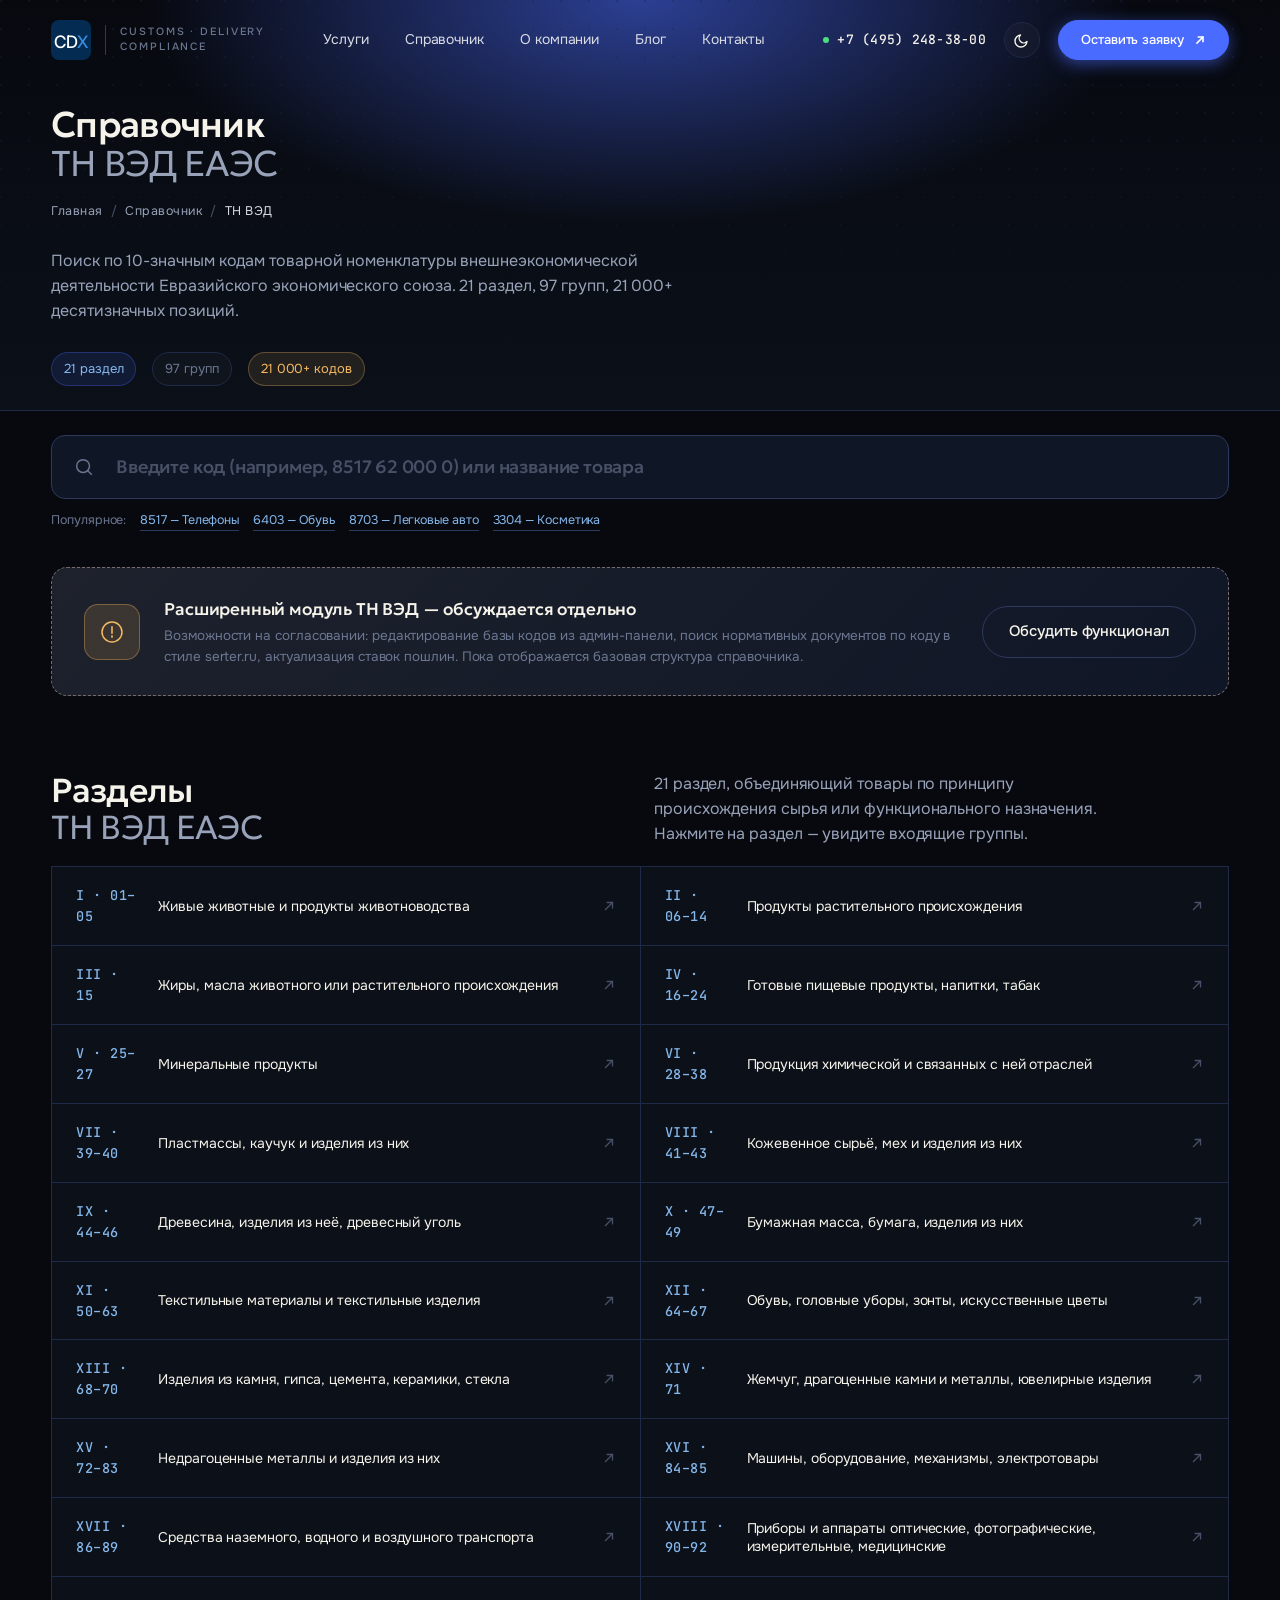
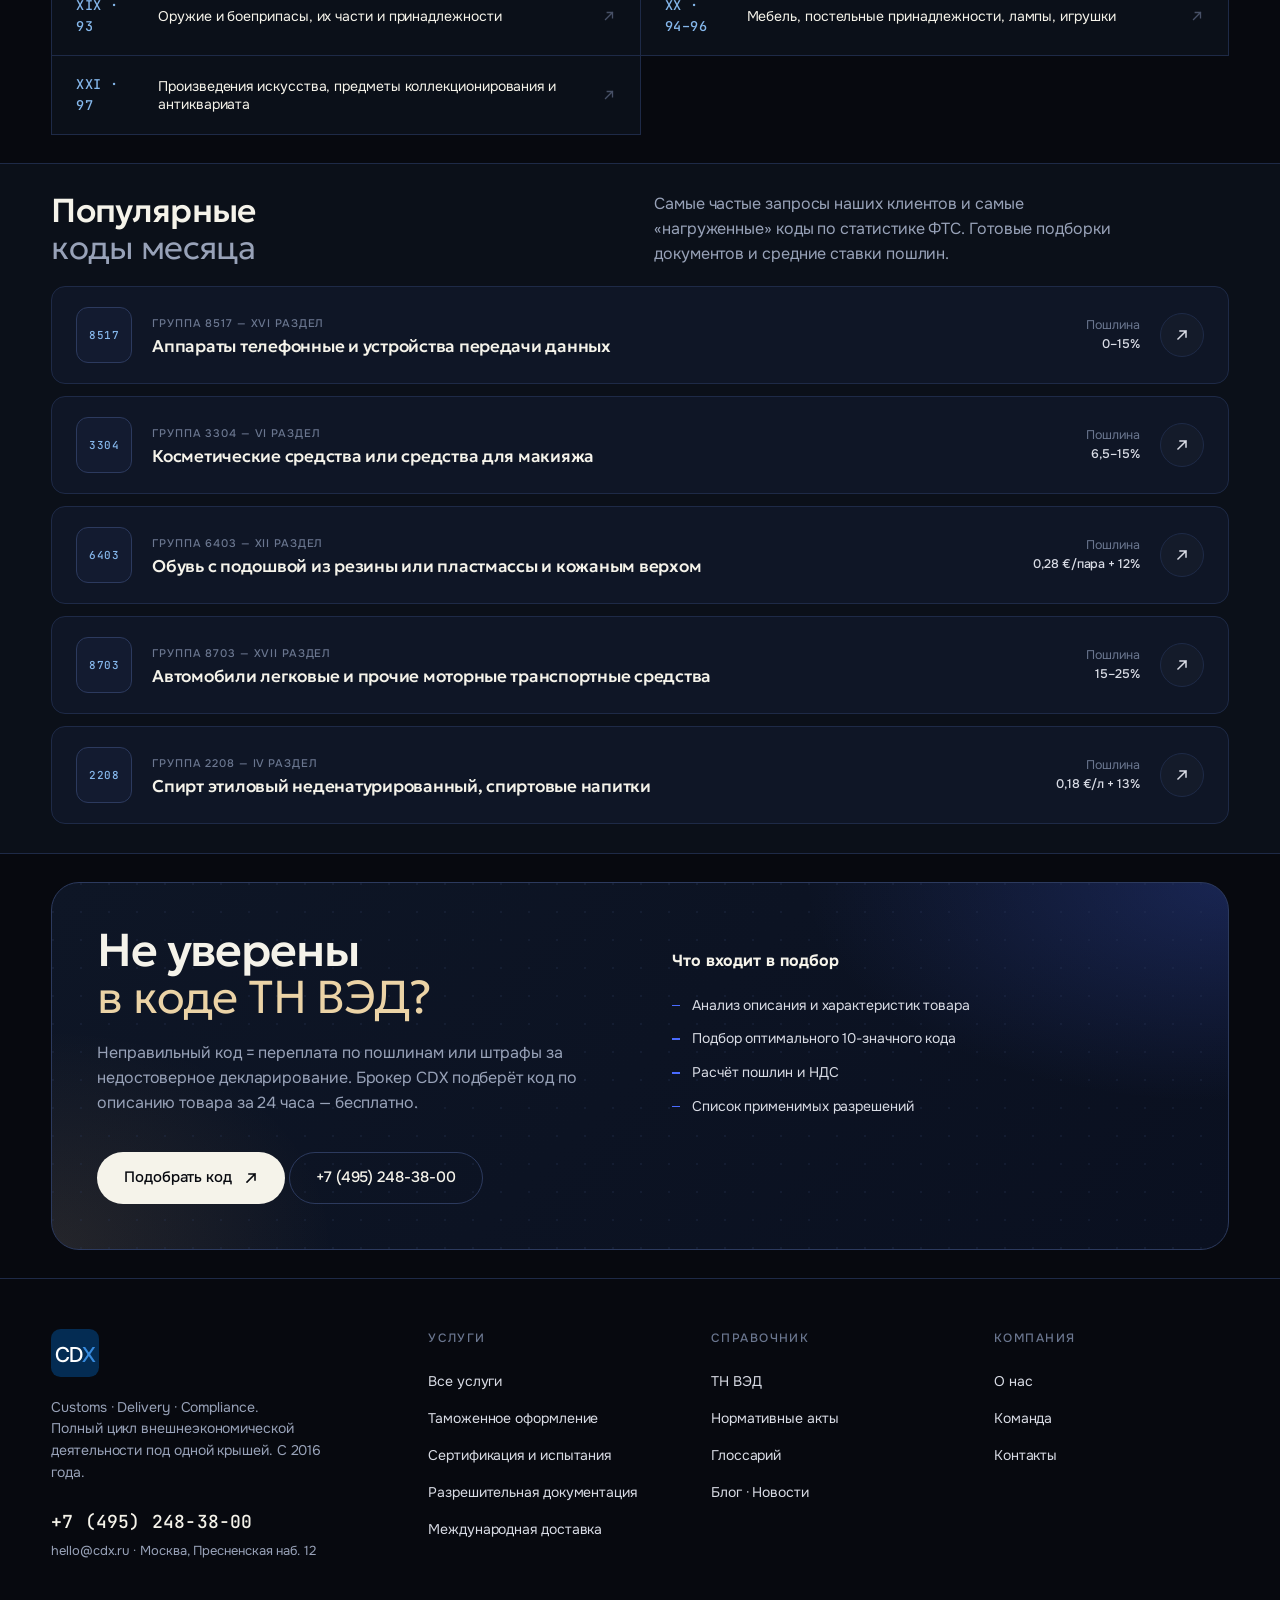
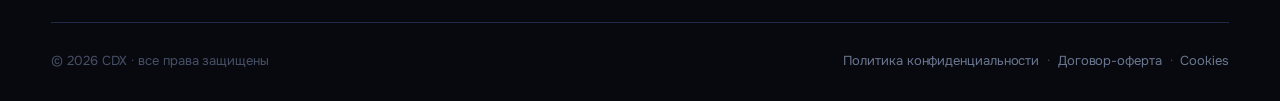
<file: tnved.html>
<!doctype html>
<html lang="ru">
<head>
<meta charset="utf-8" />
<meta name="viewport" content="width=device-width,initial-scale=1" />
<title>Справочник ТН ВЭД — CDX</title>
<meta name="description" content="Поиск по 10-значным кодам ТН ВЭД ЕАЭС. 21 раздел, 97 групп, 21 000+ позиций. Описание товара, ставки пошлин, применимые меры нетарифного регулирования." />

<link rel="preconnect" href="https://fonts.googleapis.com" />
<link rel="preconnect" href="https://fonts.gstatic.com" crossorigin />
<link href="https://fonts.googleapis.com/css2?family=Geologica:wght@300;400;500;600;700;800&family=Onest:wght@300;400;500;600;700&family=Inter:wght@400;500;600&family=JetBrains+Mono:wght@400;500&display=swap&subset=cyrillic,cyrillic-ext,latin,latin-ext" rel="stylesheet" />
<link rel="stylesheet" href="cdx.css?v=2">
</head>
<body>

<!-- NAV -->
<nav class="nav" id="nav">
  <div class="container nav-inner">
    <a href="index.html" class="brand">
      <span class="brand-mono">
        <svg viewBox="0 0 200 200" aria-hidden="true">
          <rect x="0" y="0" width="200" height="200" rx="40" fill="#042C53"/>
          <text x="100" y="138" font-family="Inter, -apple-system, sans-serif" font-weight="500" font-size="86" letter-spacing="-3" fill="#FFFFFF" text-anchor="middle">CD<tspan fill="#378ADD">X</tspan></text>
        </svg>
      </span>
      <span class="brand-suffix">Customs · Delivery<br>Compliance</span>
    </a>
    <div class="nav-links">
      <a href="services.html">Услуги</a>
      <a href="reference.html">Справочник</a>
      <a href="about.html">О компании</a>
      <a href="blog.html">Блог</a>
      <a href="contacts.html">Контакты</a>
    </div>
    <div class="nav-right">
      <a href="tel:+74952483800" class="nav-phone"><span class="pulse"></span>+7 (495) 248-38-00</a>
      <button class="theme-toggle" id="themeToggle" aria-label="Сменить тему">
        <svg class="ico-moon" width="16" height="16" viewBox="0 0 16 16" fill="none">
          <path d="M13 9.5 A6 6 0 1 1 6.5 3 A4.5 4.5 0 0 0 13 9.5 Z" stroke="currentColor" stroke-width="1.4" stroke-linejoin="round"/>
        </svg>
        <svg class="ico-sun" width="16" height="16" viewBox="0 0 16 16" fill="none">
          <circle cx="8" cy="8" r="3.2" stroke="currentColor" stroke-width="1.4"/>
          <path d="M8 1.5 V3 M8 13 V14.5 M1.5 8 H3 M13 8 H14.5 M3.5 3.5 L4.5 4.5 M11.5 11.5 L12.5 12.5 M3.5 12.5 L4.5 11.5 M11.5 4.5 L12.5 3.5" stroke="currentColor" stroke-width="1.4" stroke-linecap="round"/>
        </svg>
      </button>
      <a href="contacts.html" class="btn-cta">
        <span>Оставить заявку</span>
        <svg class="arrow" width="12" height="12" viewBox="0 0 12 12" fill="none"><path d="M3 9 L9 3 M9 3 H4.5 M9 3 V7.5" stroke="currentColor" stroke-width="1.6" stroke-linecap="square"/></svg>
      </a>
    </div>
  </div>
</nav>

<!-- PAGE HEAD -->
<section class="page-head">
  <div class="container">
    <h1 class="page-title reveal">Справочник<br><span class="soft">ТН ВЭД ЕАЭС</span></h1>
    <nav class="breadcrumbs reveal">
      <a href="index.html">Главная</a>
      <span class="sep">/</span>
      <a href="reference.html">Справочник</a>
      <span class="sep">/</span>
      <span class="current">ТН ВЭД</span>
    </nav>

    <p class="page-lede reveal">
      Поиск по 10-значным кодам товарной номенклатуры внешнеэкономической деятельности Евразийского экономического союза. 21 раздел, 97 групп, 21 000+ десятизначных позиций.
    </p>
    <div class="page-meta reveal">
      <span class="chip accent">21 раздел</span>
      <span class="chip">97 групп</span>
      <span class="chip warm">21 000+ кодов</span>
    </div>
  </div>
</section>

<!-- SEARCH -->
<section class="container" style="padding-top: 24px;">
  <div class="tnved-search reveal">
    <span class="tnved-search-ico">
      <svg width="22" height="22" viewBox="0 0 24 24" fill="none">
        <circle cx="11" cy="11" r="7" stroke="currentColor" stroke-width="1.6"/>
        <path d="M16 16 L20 20" stroke="currentColor" stroke-width="1.6" stroke-linecap="square"/>
      </svg>
    </span>
    <input type="search" placeholder="Введите код (например, 8517 62 000 0) или название товара"/>
    <div class="tnved-search-hint">
      <span>Популярное:</span>
      <a href="#" style="color:var(--accent-soft);border-bottom:1px solid var(--ink-line-2)">8517 — Телефоны</a>
      <a href="#" style="color:var(--accent-soft);border-bottom:1px solid var(--ink-line-2)">6403 — Обувь</a>
      <a href="#" style="color:var(--accent-soft);border-bottom:1px solid var(--ink-line-2)">8703 — Легковые авто</a>
      <a href="#" style="color:var(--accent-soft);border-bottom:1px solid var(--ink-line-2)">3304 — Косметика</a>
    </div>
  </div>

  <!-- Discussion banner per canvas -->
  <div class="discuss-banner reveal">
    <div class="discuss-banner-ico">
      <svg width="26" height="26" viewBox="0 0 26 26" fill="none">
        <circle cx="13" cy="13" r="10" stroke="currentColor" stroke-width="1.5"/>
        <path d="M13 8 V14 M13 17 V18" stroke="currentColor" stroke-width="1.6" stroke-linecap="square"/>
      </svg>
    </div>
    <div class="discuss-banner-text">
      <div class="discuss-banner-title">Расширенный модуль ТН ВЭД — обсуждается отдельно</div>
      <div class="discuss-banner-sub">Возможности на согласовании: редактирование базы кодов из админ-панели, поиск нормативных документов по коду в стиле serter.ru, актуализация ставок пошлин. Пока отображается базовая структура справочника.</div>
    </div>
    <a href="contacts.html" class="btn btn-ghost">Обсудить функционал</a>
  </div>
</section>

<!-- 21 SECTIONS -->
<section class="section" style="padding-top: 40px;">
  <div class="container">
    <div class="section-head reveal">
      <div>
        <h2 class="h-section">Разделы<br><span class="soft">ТН ВЭД ЕАЭС</span></h2>
      </div>
      <div class="right">
        21 раздел, объединяющий товары по принципу происхождения сырья или функционального назначения. Нажмите на раздел — увидите входящие группы.
      </div>
    </div>

    <div class="tnved-grid reveal">

      <a href="#" class="tnved-tile">
        <span class="tnved-code">I · 01–05</span>
        <span class="tnved-name">Живые животные и продукты животноводства</span>
        <span class="tnved-arrow"><svg width="14" height="14" viewBox="0 0 16 16" fill="none"><path d="M4 12 L12 4 M12 4 H6 M12 4 V10" stroke="currentColor" stroke-width="1.5" stroke-linecap="square"/></svg></span>
      </a>
      <a href="#" class="tnved-tile">
        <span class="tnved-code">II · 06–14</span>
        <span class="tnved-name">Продукты растительного происхождения</span>
        <span class="tnved-arrow"><svg width="14" height="14" viewBox="0 0 16 16" fill="none"><path d="M4 12 L12 4 M12 4 H6 M12 4 V10" stroke="currentColor" stroke-width="1.5" stroke-linecap="square"/></svg></span>
      </a>
      <a href="#" class="tnved-tile">
        <span class="tnved-code">III · 15</span>
        <span class="tnved-name">Жиры, масла животного или растительного происхождения</span>
        <span class="tnved-arrow"><svg width="14" height="14" viewBox="0 0 16 16" fill="none"><path d="M4 12 L12 4 M12 4 H6 M12 4 V10" stroke="currentColor" stroke-width="1.5" stroke-linecap="square"/></svg></span>
      </a>
      <a href="#" class="tnved-tile">
        <span class="tnved-code">IV · 16–24</span>
        <span class="tnved-name">Готовые пищевые продукты, напитки, табак</span>
        <span class="tnved-arrow"><svg width="14" height="14" viewBox="0 0 16 16" fill="none"><path d="M4 12 L12 4 M12 4 H6 M12 4 V10" stroke="currentColor" stroke-width="1.5" stroke-linecap="square"/></svg></span>
      </a>
      <a href="#" class="tnved-tile">
        <span class="tnved-code">V · 25–27</span>
        <span class="tnved-name">Минеральные продукты</span>
        <span class="tnved-arrow"><svg width="14" height="14" viewBox="0 0 16 16" fill="none"><path d="M4 12 L12 4 M12 4 H6 M12 4 V10" stroke="currentColor" stroke-width="1.5" stroke-linecap="square"/></svg></span>
      </a>
      <a href="#" class="tnved-tile">
        <span class="tnved-code">VI · 28–38</span>
        <span class="tnved-name">Продукция химической и связанных с ней отраслей</span>
        <span class="tnved-arrow"><svg width="14" height="14" viewBox="0 0 16 16" fill="none"><path d="M4 12 L12 4 M12 4 H6 M12 4 V10" stroke="currentColor" stroke-width="1.5" stroke-linecap="square"/></svg></span>
      </a>
      <a href="#" class="tnved-tile">
        <span class="tnved-code">VII · 39–40</span>
        <span class="tnved-name">Пластмассы, каучук и изделия из них</span>
        <span class="tnved-arrow"><svg width="14" height="14" viewBox="0 0 16 16" fill="none"><path d="M4 12 L12 4 M12 4 H6 M12 4 V10" stroke="currentColor" stroke-width="1.5" stroke-linecap="square"/></svg></span>
      </a>
      <a href="#" class="tnved-tile">
        <span class="tnved-code">VIII · 41–43</span>
        <span class="tnved-name">Кожевенное сырьё, мех и изделия из них</span>
        <span class="tnved-arrow"><svg width="14" height="14" viewBox="0 0 16 16" fill="none"><path d="M4 12 L12 4 M12 4 H6 M12 4 V10" stroke="currentColor" stroke-width="1.5" stroke-linecap="square"/></svg></span>
      </a>
      <a href="#" class="tnved-tile">
        <span class="tnved-code">IX · 44–46</span>
        <span class="tnved-name">Древесина, изделия из неё, древесный уголь</span>
        <span class="tnved-arrow"><svg width="14" height="14" viewBox="0 0 16 16" fill="none"><path d="M4 12 L12 4 M12 4 H6 M12 4 V10" stroke="currentColor" stroke-width="1.5" stroke-linecap="square"/></svg></span>
      </a>
      <a href="#" class="tnved-tile">
        <span class="tnved-code">X · 47–49</span>
        <span class="tnved-name">Бумажная масса, бумага, изделия из них</span>
        <span class="tnved-arrow"><svg width="14" height="14" viewBox="0 0 16 16" fill="none"><path d="M4 12 L12 4 M12 4 H6 M12 4 V10" stroke="currentColor" stroke-width="1.5" stroke-linecap="square"/></svg></span>
      </a>
      <a href="#" class="tnved-tile">
        <span class="tnved-code">XI · 50–63</span>
        <span class="tnved-name">Текстильные материалы и текстильные изделия</span>
        <span class="tnved-arrow"><svg width="14" height="14" viewBox="0 0 16 16" fill="none"><path d="M4 12 L12 4 M12 4 H6 M12 4 V10" stroke="currentColor" stroke-width="1.5" stroke-linecap="square"/></svg></span>
      </a>
      <a href="#" class="tnved-tile">
        <span class="tnved-code">XII · 64–67</span>
        <span class="tnved-name">Обувь, головные уборы, зонты, искусственные цветы</span>
        <span class="tnved-arrow"><svg width="14" height="14" viewBox="0 0 16 16" fill="none"><path d="M4 12 L12 4 M12 4 H6 M12 4 V10" stroke="currentColor" stroke-width="1.5" stroke-linecap="square"/></svg></span>
      </a>
      <a href="#" class="tnved-tile">
        <span class="tnved-code">XIII · 68–70</span>
        <span class="tnved-name">Изделия из камня, гипса, цемента, керамики, стекла</span>
        <span class="tnved-arrow"><svg width="14" height="14" viewBox="0 0 16 16" fill="none"><path d="M4 12 L12 4 M12 4 H6 M12 4 V10" stroke="currentColor" stroke-width="1.5" stroke-linecap="square"/></svg></span>
      </a>
      <a href="#" class="tnved-tile">
        <span class="tnved-code">XIV · 71</span>
        <span class="tnved-name">Жемчуг, драгоценные камни и металлы, ювелирные изделия</span>
        <span class="tnved-arrow"><svg width="14" height="14" viewBox="0 0 16 16" fill="none"><path d="M4 12 L12 4 M12 4 H6 M12 4 V10" stroke="currentColor" stroke-width="1.5" stroke-linecap="square"/></svg></span>
      </a>
      <a href="#" class="tnved-tile">
        <span class="tnved-code">XV · 72–83</span>
        <span class="tnved-name">Недрагоценные металлы и изделия из них</span>
        <span class="tnved-arrow"><svg width="14" height="14" viewBox="0 0 16 16" fill="none"><path d="M4 12 L12 4 M12 4 H6 M12 4 V10" stroke="currentColor" stroke-width="1.5" stroke-linecap="square"/></svg></span>
      </a>
      <a href="#" class="tnved-tile">
        <span class="tnved-code">XVI · 84–85</span>
        <span class="tnved-name">Машины, оборудование, механизмы, электротовары</span>
        <span class="tnved-arrow"><svg width="14" height="14" viewBox="0 0 16 16" fill="none"><path d="M4 12 L12 4 M12 4 H6 M12 4 V10" stroke="currentColor" stroke-width="1.5" stroke-linecap="square"/></svg></span>
      </a>
      <a href="#" class="tnved-tile">
        <span class="tnved-code">XVII · 86–89</span>
        <span class="tnved-name">Средства наземного, водного и воздушного транспорта</span>
        <span class="tnved-arrow"><svg width="14" height="14" viewBox="0 0 16 16" fill="none"><path d="M4 12 L12 4 M12 4 H6 M12 4 V10" stroke="currentColor" stroke-width="1.5" stroke-linecap="square"/></svg></span>
      </a>
      <a href="#" class="tnved-tile">
        <span class="tnved-code">XVIII · 90–92</span>
        <span class="tnved-name">Приборы и аппараты оптические, фотографические, измерительные, медицинские</span>
        <span class="tnved-arrow"><svg width="14" height="14" viewBox="0 0 16 16" fill="none"><path d="M4 12 L12 4 M12 4 H6 M12 4 V10" stroke="currentColor" stroke-width="1.5" stroke-linecap="square"/></svg></span>
      </a>
      <a href="#" class="tnved-tile">
        <span class="tnved-code">XIX · 93</span>
        <span class="tnved-name">Оружие и боеприпасы, их части и принадлежности</span>
        <span class="tnved-arrow"><svg width="14" height="14" viewBox="0 0 16 16" fill="none"><path d="M4 12 L12 4 M12 4 H6 M12 4 V10" stroke="currentColor" stroke-width="1.5" stroke-linecap="square"/></svg></span>
      </a>
      <a href="#" class="tnved-tile">
        <span class="tnved-code">XX · 94–96</span>
        <span class="tnved-name">Мебель, постельные принадлежности, лампы, игрушки</span>
        <span class="tnved-arrow"><svg width="14" height="14" viewBox="0 0 16 16" fill="none"><path d="M4 12 L12 4 M12 4 H6 M12 4 V10" stroke="currentColor" stroke-width="1.5" stroke-linecap="square"/></svg></span>
      </a>
      <a href="#" class="tnved-tile">
        <span class="tnved-code">XXI · 97</span>
        <span class="tnved-name">Произведения искусства, предметы коллекционирования и антиквариата</span>
        <span class="tnved-arrow"><svg width="14" height="14" viewBox="0 0 16 16" fill="none"><path d="M4 12 L12 4 M12 4 H6 M12 4 V10" stroke="currentColor" stroke-width="1.5" stroke-linecap="square"/></svg></span>
      </a>

    </div>
  </div>
</section>

<!-- POPULAR -->
<section class="section" style="background:var(--ink-bg-2); border-top: 1px solid var(--ink-line); border-bottom: 1px solid var(--ink-line);">
  <div class="container">
    <div class="section-head reveal">
      <div>
        <h2 class="h-section">Популярные<br><span class="soft">коды месяца</span></h2>
      </div>
      <div class="right">
        Самые частые запросы наших клиентов и самые «нагруженные» коды по статистике ФТС. Готовые подборки документов и средние ставки пошлин.
      </div>
    </div>

    <div class="docs-list reveal">
      <a href="#" class="doc-card">
        <div class="doc-icon">
          <span style="font-family:var(--mono);font-weight:500;font-size:11px;color:var(--accent-soft);letter-spacing:0.04em">8517</span>
        </div>
        <div class="doc-text">
          <div class="doc-num">Группа 8517 — XVI раздел</div>
          <h3 class="doc-title">Аппараты телефонные и устройства передачи данных</h3>
        </div>
        <div class="doc-meta">Пошлина<br><strong>0–15%</strong></div>
        <div class="doc-go"><svg width="16" height="16" viewBox="0 0 16 16" fill="none"><path d="M4 12 L12 4 M12 4 H6 M12 4 V10" stroke="currentColor" stroke-width="1.5" stroke-linecap="square"/></svg></div>
      </a>

      <a href="#" class="doc-card">
        <div class="doc-icon">
          <span style="font-family:var(--mono);font-weight:500;font-size:11px;color:var(--accent-soft);letter-spacing:0.04em">3304</span>
        </div>
        <div class="doc-text">
          <div class="doc-num">Группа 3304 — VI раздел</div>
          <h3 class="doc-title">Косметические средства или средства для макияжа</h3>
        </div>
        <div class="doc-meta">Пошлина<br><strong>6,5–15%</strong></div>
        <div class="doc-go"><svg width="16" height="16" viewBox="0 0 16 16" fill="none"><path d="M4 12 L12 4 M12 4 H6 M12 4 V10" stroke="currentColor" stroke-width="1.5" stroke-linecap="square"/></svg></div>
      </a>

      <a href="#" class="doc-card">
        <div class="doc-icon">
          <span style="font-family:var(--mono);font-weight:500;font-size:11px;color:var(--accent-soft);letter-spacing:0.04em">6403</span>
        </div>
        <div class="doc-text">
          <div class="doc-num">Группа 6403 — XII раздел</div>
          <h3 class="doc-title">Обувь с подошвой из резины или пластмассы и кожаным верхом</h3>
        </div>
        <div class="doc-meta">Пошлина<br><strong>0,28 €/пара + 12%</strong></div>
        <div class="doc-go"><svg width="16" height="16" viewBox="0 0 16 16" fill="none"><path d="M4 12 L12 4 M12 4 H6 M12 4 V10" stroke="currentColor" stroke-width="1.5" stroke-linecap="square"/></svg></div>
      </a>

      <a href="#" class="doc-card">
        <div class="doc-icon">
          <span style="font-family:var(--mono);font-weight:500;font-size:11px;color:var(--accent-soft);letter-spacing:0.04em">8703</span>
        </div>
        <div class="doc-text">
          <div class="doc-num">Группа 8703 — XVII раздел</div>
          <h3 class="doc-title">Автомобили легковые и прочие моторные транспортные средства</h3>
        </div>
        <div class="doc-meta">Пошлина<br><strong>15–25%</strong></div>
        <div class="doc-go"><svg width="16" height="16" viewBox="0 0 16 16" fill="none"><path d="M4 12 L12 4 M12 4 H6 M12 4 V10" stroke="currentColor" stroke-width="1.5" stroke-linecap="square"/></svg></div>
      </a>

      <a href="#" class="doc-card">
        <div class="doc-icon">
          <span style="font-family:var(--mono);font-weight:500;font-size:11px;color:var(--accent-soft);letter-spacing:0.04em">2208</span>
        </div>
        <div class="doc-text">
          <div class="doc-num">Группа 2208 — IV раздел</div>
          <h3 class="doc-title">Спирт этиловый неденатурированный, спиртовые напитки</h3>
        </div>
        <div class="doc-meta">Пошлина<br><strong>0,18 €/л + 13%</strong></div>
        <div class="doc-go"><svg width="16" height="16" viewBox="0 0 16 16" fill="none"><path d="M4 12 L12 4 M12 4 H6 M12 4 V10" stroke="currentColor" stroke-width="1.5" stroke-linecap="square"/></svg></div>
      </a>
    </div>
  </div>
</section>

<!-- CTA -->
<section class="section cta">
  <div class="container">
    <div class="cta-inner reveal">
      <div class="cta-text">
        <h2 class="cta-headline">
          Не уверены<br><span class="soft">в коде ТН ВЭД?</span>
        </h2>
        <p class="cta-sub">
          Неправильный код = переплата по пошлинам или штрафы за недостоверное декларирование. Брокер CDX подберёт код по описанию товара за 24 часа — бесплатно.
        </p>
        <div class="cta-actions">
          <a href="contacts.html" class="btn btn-primary">
            <span>Подобрать код</span>
            <svg class="arrow" width="14" height="14" viewBox="0 0 14 14" fill="none"><path d="M3 11 L11 3 M11 3 H5 M11 3 V9" stroke="currentColor" stroke-width="1.6" stroke-linecap="square"/></svg>
          </a>
          <a href="tel:+74952483800" class="btn btn-ghost">+7 (495) 248-38-00</a>
        </div>
      </div>
      <div class="cta-card">
        <h4>Что входит в подбор</h4>
        <ul class="cta-list">
          <li>Анализ описания и характеристик товара</li>
          <li>Подбор оптимального 10-значного кода</li>
          <li>Расчёт пошлин и НДС</li>
          <li>Список применимых разрешений</li>
        </ul>
      </div>
    </div>
  </div>
</section>

<!-- FOOTER -->
<footer class="footer">
  <div class="container">
    <div class="footer-top">
      <div class="footer-brand-block">
        <a href="index.html" class="brand">
          <span class="brand-mono">
            <svg viewBox="0 0 200 200" aria-hidden="true" style="width:48px;height:48px">
              <rect x="0" y="0" width="200" height="200" rx="40" fill="#042C53"/>
              <text x="100" y="138" font-family="Inter, -apple-system, sans-serif" font-weight="500" font-size="86" letter-spacing="-3" fill="#FFFFFF" text-anchor="middle">CD<tspan fill="#378ADD">X</tspan></text>
            </svg>
          </span>
        </a>
        <p class="footer-tag">Customs · Delivery · Compliance.<br>Полный цикл внешнеэкономической деятельности под одной крышей. С 2016 года.</p>
        <div class="footer-contacts">
          <div class="footer-phone">+7 (495) 248-38-00</div>
          <div class="footer-contacts-row">hello@cdx.ru · Москва, Пресненская наб. 12</div>
        </div>
      </div>
      <div class="footer-col"><h5>Услуги</h5><ul>
        <li><a href="services.html">Все услуги</a></li>
        <li><a href="service-hub.html">Таможенное оформление</a></li>
        <li><a href="service-hub.html">Сертификация и испытания</a></li>
        <li><a href="service-hub.html">Разрешительная документация</a></li>
        <li><a href="service-hub.html">Международная доставка</a></li>
      </ul></div>
      <div class="footer-col"><h5>Справочник</h5><ul>
        <li><a href="tnved.html">ТН ВЭД</a></li>
        <li><a href="npa-index.html">Нормативные акты</a></li>
        <li><a href="glossary.html">Глоссарий</a></li>
        <li><a href="blog.html">Блог · Новости</a></li>
      </ul></div>
      <div class="footer-col"><h5>Компания</h5><ul>
        <li><a href="about.html">О нас</a></li>
        <li><a href="about.html">Команда</a></li>
        <li><a href="contacts.html">Контакты</a></li>
      </ul></div>
    </div>
    <div class="footer-bottom">
      <span>© 2026 CDX · все права защищены</span>
      <span><a href="#">Политика конфиденциальности</a> &nbsp;·&nbsp; <a href="#">Договор-оферта</a> &nbsp;·&nbsp; <a href="#">Cookies</a></span>
    </div>
  </div>
</footer>

<script>
  const nav = document.getElementById('nav');
  const onScroll = () => nav.classList.toggle('scrolled', window.scrollY > 24);
  window.addEventListener('scroll', onScroll, { passive: true });
  onScroll();
  const io = new IntersectionObserver((entries) => {
    entries.forEach((e) => { if (e.isIntersecting) { e.target.classList.add('in'); io.unobserve(e.target); } });
  }, { threshold: 0.15, rootMargin: '0px 0px -60px 0px' });
  document.querySelectorAll('.reveal').forEach((el) => io.observe(el));
  const root = document.documentElement;
  const stored = localStorage.getItem('cdx-theme');
  if (stored === 'light') root.setAttribute('data-theme', 'light');
  document.getElementById('themeToggle').addEventListener('click', () => {
    const isLight = root.getAttribute('data-theme') === 'light';
    if (isLight) { root.removeAttribute('data-theme'); localStorage.setItem('cdx-theme', 'dark'); }
    else { root.setAttribute('data-theme', 'light'); localStorage.setItem('cdx-theme', 'light'); }
  });
</script>

</body>
</html>
</file>
<file: cdx.css>
/* =========================================================
   CDX — Design System (Brand-aligned, dark + light)
   ========================================================= */
:root {
  /* DARK theme (default) */
  --ink-bg:        #07090F;
  --ink-bg-2:      #0B1019;
  --ink-elev:      #0F1626;
  --ink-surface:   #131B30;
  --ink-surface-2: #1B2542;
  --ink-line:      #1E2A47;
  --ink-line-2:    #2C3A5E;

  --fg-100: #F5F3EA;
  --fg-200: #D9DCE5;
  --fg-300: #98A2B8;
  --fg-400: #6B7790;
  --fg-500: #475066;

  --accent:        #4A6BFF;
  --accent-strong: #2E4FE6;
  --accent-soft:   #85B7EB;
  --accent-glow:   rgba(74, 107, 255, 0.55);

  --brand-navy:    #042C53;
  --brand-blue:    #185FA5;
  --brand-x:       #85B7EB;

  --warm:        #F4B860;
  --warm-soft:   #EBD3A6;
  --warm-deep:   #C99845;

  --live: #4ADE80;

  --il-line:   #2C3A5E;
  --il-ring:   #2C3A5E;
  --il-dot:    #2C3A5E;
  --il-origin: #F4B860;
  --il-dest:   #4A6BFF;
  --il-mid:    #F5F3EA;
  --il-arc-a:  #4A6BFF;
  --il-arc-b:  #F4B860;

  --cta-stop-a: #0E1626;
  --cta-stop-b: #0A1020;
  --cta-glow-a: rgba(74,107,255,0.22);
  --cta-glow-b: rgba(244,184,96,0.10);

  /* Type — Geologica display + Onest body */
  --display: "Geologica", "Inter", -apple-system, system-ui, sans-serif;
  --sans:    "Onest", "Inter", -apple-system, system-ui, sans-serif;
  --logo:    "Inter", -apple-system, system-ui, sans-serif;
  --mono:    "JetBrains Mono", ui-monospace, "SF Mono", Menlo, monospace;

  --rail-x: clamp(20px, 4vw, 64px);
  --section-y: clamp(18px, 2.2vw, 36px);
  --container: 1320px;

  --ease-out: cubic-bezier(.16,.84,.32,1);

  color-scheme: dark;
}

[data-theme="light"] {
  --ink-bg:        #F7F9FC;
  --ink-bg-2:      #FFFFFF;
  --ink-elev:      #FFFFFF;
  --ink-surface:   #F2F6FC;
  --ink-surface-2: #E8EFF8;
  --ink-line:      #E1E8F2;
  --ink-line-2:    #C5D0E0;

  --fg-100: #042C53;
  --fg-200: #15375E;
  --fg-300: #4A5C76;
  --fg-400: #6B7B92;
  --fg-500: #95A1B5;

  --accent:        #185FA5;
  --accent-strong: #042C53;
  --accent-soft:   #378ADD;
  --accent-glow:   rgba(55, 138, 221, 0.35);

  --brand-navy:    #042C53;
  --brand-blue:    #185FA5;
  --brand-x:       #378ADD;

  --warm:        #B07C2A;
  --warm-soft:   #8C6520;
  --warm-deep:   #6B4D17;

  --il-line:   #D3DCE9;
  --il-ring:   #C5D0E0;
  --il-dot:    #B5C2D6;
  --il-origin: #B07C2A;
  --il-dest:   #185FA5;
  --il-mid:    #042C53;
  --il-arc-a:  #185FA5;
  --il-arc-b:  #B07C2A;

  --cta-stop-a: #FFFFFF;
  --cta-stop-b: #EEF3FA;
  --cta-glow-a: rgba(24, 95, 165, 0.18);
  --cta-glow-b: rgba(176, 124, 42, 0.10);

  color-scheme: light;
}

* { box-sizing: border-box; }
*::selection { background: var(--accent); color: #fff; }

html, body { margin: 0; padding: 0; }
html { scroll-behavior: smooth; }

body {
  font-family: var(--sans);
  background: var(--ink-bg);
  color: var(--fg-100);
  font-weight: 400;
  font-size: 16px;
  line-height: 1.55;
  letter-spacing: -0.005em;
  -webkit-font-smoothing: antialiased;
  -moz-osx-font-smoothing: grayscale;
  text-rendering: optimizeLegibility;
  overflow-x: hidden;
  transition: background .35s var(--ease-out), color .35s var(--ease-out);
}

img, svg { display: block; max-width: 100%; }
a { color: inherit; text-decoration: none; }
button { font-family: inherit; cursor: pointer; }

.container {
  width: 100%;
  max-width: var(--container);
  margin: 0 auto;
  padding-left: var(--rail-x);
  padding-right: var(--rail-x);
}

/* =========================================================
   Typography
   ========================================================= */
.h-section {
  font-family: var(--display);
  font-weight: 500;
  font-size: clamp(22px, 2.6vw, 34px);
  line-height: 1.1;
  letter-spacing: -0.02em;
  color: var(--fg-100);
  margin: 0;
}
.h-section .soft {
  display: block;
  color: var(--fg-300);
  font-weight: 300;
}

/* =========================================================
   Buttons
   ========================================================= */
.btn {
  display: inline-flex;
  align-items: center;
  gap: 12px;
  height: 52px;
  padding: 0 26px;
  border-radius: 999px;
  font-family: var(--sans);
  font-weight: 500;
  font-size: 15px;
  letter-spacing: -0.005em;
  border: 1px solid transparent;
  transition: all .35s var(--ease-out);
  white-space: nowrap;
}
.btn .arrow { transition: transform .4s var(--ease-out); }
.btn:hover .arrow { transform: translateX(4px); }

.btn-primary {
  background: var(--fg-100);
  color: var(--ink-bg);
  position: relative;
  overflow: hidden;
}
.btn-primary::before {
  content: "";
  position: absolute;
  inset: 0;
  background: var(--accent);
  transform: translateY(100%);
  transition: transform .4s var(--ease-out);
}
.btn-primary span, .btn-primary svg { position: relative; z-index: 2; transition: color .4s var(--ease-out); }
.btn-primary:hover { color: #fff; transform: translateY(-2px); }
.btn-primary:hover::before { transform: translateY(0); }

.btn-ghost {
  background: transparent;
  color: var(--fg-100);
  border-color: var(--ink-line-2);
}
.btn-ghost:hover { border-color: var(--fg-200); background: rgba(127, 127, 127, 0.05); transform: translateY(-2px); }

/* CONTRAST nav CTA */
.btn-cta {
  position: relative;
  display: inline-flex;
  align-items: center;
  gap: 10px;
  height: 40px;
  padding: 0 22px;
  border-radius: 999px;
  background: var(--accent);
  color: #fff;
  font-family: var(--sans);
  font-weight: 500;
  font-size: 13px;
  border: 1px solid var(--accent);
  overflow: hidden;
  transition: all .4s var(--ease-out);
  box-shadow: 0 4px 16px var(--accent-glow);
}
.btn-cta::before {
  content: "";
  position: absolute;
  inset: 0;
  background: var(--accent-strong);
  transform: translateY(100%);
  transition: transform .4s var(--ease-out);
}
.btn-cta span, .btn-cta svg { position: relative; z-index: 2; }
.btn-cta .arrow { transition: transform .4s var(--ease-out); }
.btn-cta:hover::before { transform: translateY(0); }
.btn-cta:hover {
  box-shadow: 0 10px 28px var(--accent-glow);
  transform: translateY(-2px);
}
.btn-cta:hover .arrow { transform: translateX(4px); }

/* =========================================================
   Navigation
   ========================================================= */
.nav {
  position: fixed;
  top: 0; left: 0; right: 0;
  z-index: 100;
  padding: 20px 0;
  transition: all .35s var(--ease-out);
}
.nav.scrolled {
  background: color-mix(in oklab, var(--ink-bg) 78%, transparent);
  backdrop-filter: blur(14px) saturate(140%);
  -webkit-backdrop-filter: blur(14px) saturate(140%);
  border-bottom: 1px solid var(--ink-line);
  padding: 14px 0;
}

.nav-inner {
  display: flex;
  align-items: center;
  justify-content: space-between;
  gap: 32px;
}

.brand {
  display: inline-flex;
  align-items: center;
  gap: 14px;
}
.brand-mono { display: inline-flex; align-items: center; flex-shrink: 0; }
.brand-mono svg { width: 40px; height: 40px; display: block; }
.brand-suffix {
  font-family: var(--sans);
  font-size: 10.5px;
  letter-spacing: 0.18em;
  color: var(--fg-400);
  text-transform: uppercase;
  font-weight: 500;
  padding-left: 14px;
  border-left: 1px solid var(--ink-line-2);
  line-height: 1.4;
}

.nav-links {
  display: flex; gap: 36px;
  font-size: 14px;
  color: var(--fg-200);
  font-weight: 400;
}
.nav-links a { position: relative; padding: 4px 0; transition: color .3s; }
.nav-links a::after {
  content: "";
  position: absolute;
  left: 0; bottom: -2px;
  width: 0; height: 1px;
  background: var(--accent);
  transition: width .35s var(--ease-out);
}
.nav-links a:hover { color: var(--fg-100); }
.nav-links a:hover::after { width: 100%; }

.nav-right { display: flex; align-items: center; gap: 18px; }

.nav-phone {
  font-family: var(--mono);
  font-size: 13px;
  font-weight: 500;
  color: var(--fg-100);
  letter-spacing: 0.02em;
  display: flex; align-items: center; gap: 8px;
}
.nav-phone .pulse {
  width: 6px; height: 6px; border-radius: 50%;
  background: var(--live);
  box-shadow: 0 0 0 0 rgba(74,222,128,0.5);
  animation: pulse 2.4s infinite;
}
@keyframes pulse {
  0% { box-shadow: 0 0 0 0 rgba(74,222,128,0.5); }
  70% { box-shadow: 0 0 0 8px rgba(74,222,128,0); }
  100% { box-shadow: 0 0 0 0 rgba(74,222,128,0); }
}

.theme-toggle {
  width: 36px; height: 36px;
  border-radius: 999px;
  background: rgba(127, 127, 127, 0.06);
  border: 1px solid var(--ink-line);
  display: grid; place-items: center;
  color: var(--fg-100);
  transition: all .3s;
}
.theme-toggle:hover { border-color: var(--accent); color: var(--accent-soft); }
.theme-toggle .ico-sun { display: none; }
.theme-toggle .ico-moon { display: block; }
[data-theme="light"] .theme-toggle .ico-sun { display: block; }
[data-theme="light"] .theme-toggle .ico-moon { display: none; }

/* =========================================================
   HERO
   ========================================================= */
.hero {
  position: relative;
  padding: 110px 0 50px;
  overflow: hidden;
  background:
    radial-gradient(80% 60% at 80% 10%, var(--accent-glow) 0%, transparent 55%),
    radial-gradient(60% 50% at 0% 100%, rgba(244,184,96,0.08) 0%, transparent 60%),
    linear-gradient(180deg, var(--ink-bg) 0%, var(--ink-bg-2) 100%);
}
[data-theme="light"] .hero {
  background:
    radial-gradient(80% 60% at 80% 10%, rgba(55, 138, 221, 0.12) 0%, transparent 55%),
    radial-gradient(60% 50% at 0% 100%, rgba(176, 124, 42, 0.05) 0%, transparent 60%),
    linear-gradient(180deg, var(--ink-bg) 0%, #ECF1F8 100%);
}

.hero-grid-bg {
  position: absolute;
  inset: 0;
  background-image:
    linear-gradient(to right, var(--ink-line) 1px, transparent 1px),
    linear-gradient(to bottom, var(--ink-line) 1px, transparent 1px);
  background-size: 80px 80px;
  opacity: 0.5;
  mask-image: radial-gradient(ellipse 80% 60% at 50% 40%, black 40%, transparent 90%);
  pointer-events: none;
}

.hero-dots {
  position: absolute;
  inset: 0;
  background-image: radial-gradient(circle at 1px 1px, var(--ink-line-2) 1px, transparent 0);
  background-size: 24px 24px;
  opacity: 0.5;
  mask-image: radial-gradient(ellipse 90% 70% at 50% 50%, black 30%, transparent 80%);
  pointer-events: none;
}

.hero-container {
  position: relative;
  z-index: 2;
  display: flex;
  flex-direction: column;
  gap: clamp(14px, 1.6vw, 24px);
}

.hero-title {
  position: relative;
  z-index: 3;
  font-family: var(--display);
  font-weight: 500;
  font-size: clamp(18px, 2.9vw, 46px);
  line-height: 0.94;
  letter-spacing: -0.04em;
  margin: 0;
  color: var(--fg-100);
  max-width: 100%;
}

.hero-inner {
  display: grid;
  grid-template-columns: 1fr 1fr;
  gap: 48px;
  align-items: start;
}
.hero-title .accent-word {
  font-weight: 400;
  background: linear-gradient(95deg, var(--warm) 30%, var(--warm-soft) 70%);
  -webkit-background-clip: text;
  background-clip: text;
  color: transparent;
}

.hero-lede {
  font-size: clamp(16px, 1.4vw, 19px);
  line-height: 1.55;
  color: var(--fg-300);
  max-width: 50ch;
  margin: 20px 0 28px;
  font-weight: 400;
}

.hero-cta {
  display: flex; gap: 14px; flex-wrap: wrap;
  margin-bottom: 36px;
}

.hero-metrics {
  display: grid;
  grid-template-columns: repeat(4, 1fr);
  gap: 0;
  border-top: 1px solid var(--ink-line);
}
.metric { padding: 28px 0 0; position: relative; }
.metric + .metric { padding-left: 28px; border-left: 1px solid var(--ink-line); }
.metric-value {
  font-family: var(--display);
  font-weight: 500;
  font-size: clamp(32px, 3.6vw, 44px);
  line-height: 1;
  letter-spacing: -0.03em;
  color: var(--fg-100);
  display: flex; align-items: baseline; gap: 4px;
}
.metric-value .suffix {
  font-family: var(--mono);
  font-size: 18px;
  color: var(--accent-soft);
  font-weight: 500;
}
.metric-value .suffix.warm { color: var(--warm); }
.metric-label {
  margin-top: 10px;
  font-size: 12px;
  letter-spacing: 0.04em;
  color: var(--fg-400);
  line-height: 1.4;
}

.hero-illust {
  position: relative;
  display: flex;
  flex-direction: column;
  gap: 16px;
  min-height: 460px;
  margin-top: -150px;
  z-index: 0;
  opacity: 0.85;
}
.hero-illust > svg {
  width: 100%;
  max-height: 540px;
  display: block;
  margin-bottom: -28px;
  pointer-events: none;
}
.hero-illust .il-line   { stroke: var(--il-line); }
.hero-illust .il-ring   { stroke: var(--il-ring); fill: none; }
.hero-illust .il-dot    { fill: var(--il-dot); }
.hero-illust .il-origin { fill: var(--il-origin); }
.hero-illust .il-dest   { fill: var(--il-dest); }
.hero-illust .il-mid    { fill: var(--il-mid); }
.hero-illust .il-text-origin { fill: var(--warm-soft); }
.hero-illust .il-text-dest   { fill: var(--accent-soft); }
.hero-illust .il-text-mid    { fill: var(--fg-300); }

/* Routes strip directly under illustration */
.hero-routes {
  padding-top: 20px;
  border-top: 1px dashed var(--ink-line-2);
  text-align: center;
}
.routes-label {
  font-family: var(--sans);
  font-size: 11px;
  letter-spacing: 0.16em;
  text-transform: uppercase;
  color: var(--fg-400);
  margin-bottom: 14px;
  font-weight: 500;
}
.routes-list {
  display: flex;
  align-items: center;
  justify-content: center;
  gap: 16px;
  font-family: var(--display);
  font-weight: 500;
  font-size: 15px;
  color: var(--fg-200);
  flex-wrap: wrap;
  letter-spacing: -0.01em;
}
.routes-list .sep {
  width: 4px; height: 4px; border-radius: 50%;
  background: var(--fg-500);
  display: inline-block;
}

/* =========================================================
   SECTIONS
   ========================================================= */
.section { padding: var(--section-y) 0; position: relative; }

.section-head {
  display: grid;
  grid-template-columns: 1fr 1fr;
  gap: 28px;
  margin-bottom: 20px;
  align-items: end;
}
.section-head .right { color: var(--fg-300); max-width: 44ch; }

/* =========================================================
   SERVICES (5 + 1 CTA cell)
   ========================================================= */
.services {
  background: var(--ink-bg-2);
  border-top: 1px solid var(--ink-line);
  border-bottom: 1px solid var(--ink-line);
}
.services-grid {
  display: grid;
  grid-template-columns: repeat(3, 1fr);
  gap: 0;
  border-left: 1px solid var(--ink-line);
  border-top: 1px solid var(--ink-line);
  border-radius: 16px;
  overflow: hidden;
}
.service-card {
  position: relative;
  padding: 36px 32px 36px;
  border-right: 1px solid var(--ink-line);
  border-bottom: 1px solid var(--ink-line);
  min-height: 290px;
  display: flex;
  flex-direction: column;
  justify-content: space-between;
  background: var(--ink-bg-2);
  transition: background .4s var(--ease-out);
  overflow: hidden;
}
.service-card::before {
  content: "";
  position: absolute;
  inset: 0;
  background: radial-gradient(80% 60% at 0% 0%, var(--accent-glow) 0%, transparent 60%);
  opacity: 0;
  transition: opacity .5s var(--ease-out);
  pointer-events: none;
}
.service-card:hover { background: var(--ink-elev); }
[data-theme="light"] .service-card:hover { background: var(--ink-surface); }
.service-card:hover::before { opacity: 1; }

.service-top {
  display: flex; align-items: center; gap: 16px;
  margin-bottom: 24px;
  position: relative; z-index: 2;
}
.service-icon {
  width: 44px; height: 44px;
  border-radius: 12px;
  background: var(--ink-surface);
  border: 1px solid var(--ink-line-2);
  display: grid; place-items: center;
  color: var(--accent-soft);
  transition: all .4s var(--ease-out);
  flex-shrink: 0;
}
.service-card:hover .service-icon {
  background: var(--accent);
  border-color: var(--accent);
  color: #fff;
  transform: rotate(-6deg);
}
.service-num {
  font-family: var(--sans);
  font-weight: 500;
  font-size: 12px;
  color: var(--fg-500);
  letter-spacing: 0.06em;
  margin-left: auto;
}
.service-title {
  font-family: var(--display);
  font-weight: 500;
  font-size: 18px;
  line-height: 1.15;
  letter-spacing: -0.015em;
  margin: 0;
  color: var(--fg-100);
  position: relative; z-index: 2;
}
.service-desc {
  font-size: 14.5px;
  line-height: 1.5;
  color: var(--fg-300);
  margin: 0;
  position: relative; z-index: 2;
}
.service-tag {
  display: inline-flex;
  align-items: center;
  gap: 6px;
  margin-top: 22px;
  padding: 6px 12px;
  background: color-mix(in oklab, var(--accent) 12%, transparent);
  border: 1px solid color-mix(in oklab, var(--accent) 30%, transparent);
  border-radius: 999px;
  font-family: var(--sans);
  font-weight: 500;
  font-size: 12px;
  color: var(--accent-soft);
  letter-spacing: 0.02em;
  width: max-content;
  position: relative; z-index: 2;
}

/* CTA cell at end of services grid */
.service-cta-cell {
  position: relative;
  padding: 36px 32px 36px;
  border-right: 1px solid var(--ink-line);
  border-bottom: 1px solid var(--ink-line);
  min-height: 290px;
  display: flex;
  flex-direction: column;
  justify-content: space-between;
  background: linear-gradient(135deg, var(--ink-elev) 0%, var(--ink-surface) 100%);
  cursor: pointer;
  overflow: hidden;
  transition: all .4s var(--ease-out);
}
.service-cta-cell::after {
  content: "";
  position: absolute;
  inset: 0;
  background: radial-gradient(60% 60% at 100% 0%, var(--accent-glow) 0%, transparent 60%);
  opacity: 0.4;
  transition: opacity .5s var(--ease-out);
  pointer-events: none;
}
.service-cta-cell:hover::after { opacity: 1; }
.service-cta-cell:hover { transform: translateY(-2px); }

.service-cta-cell .cell-arrow {
  width: 56px; height: 56px;
  border-radius: 14px;
  background: var(--accent);
  display: grid; place-items: center;
  color: #fff;
  transition: transform .4s var(--ease-out);
  position: relative; z-index: 2;
}
.service-cta-cell:hover .cell-arrow { transform: rotate(-12deg); }
.service-cta-cell h3 {
  font-family: var(--display);
  font-weight: 500;
  font-size: 22px;
  line-height: 1.15;
  letter-spacing: -0.015em;
  margin: 24px 0 12px;
  color: var(--fg-100);
  position: relative; z-index: 2;
}
.service-cta-cell p {
  font-size: 14.5px;
  line-height: 1.5;
  color: var(--fg-300);
  margin: 0;
  position: relative; z-index: 2;
}
.service-cta-cell .cell-link {
  margin-top: 22px;
  font-family: var(--sans);
  font-weight: 500;
  font-size: 13px;
  color: var(--accent-soft);
  display: inline-flex;
  align-items: center;
  gap: 6px;
  position: relative; z-index: 2;
}

/* =========================================================
   PROCESS
   ========================================================= */
.process { background: var(--ink-bg); }

.process-line { position: relative; margin-top: 36px; }
.process-line::before {
  content: "";
  position: absolute;
  top: 33px;
  left: 0; right: 0;
  height: 1px;
  background: linear-gradient(to right,
    transparent 0%,
    var(--ink-line-2) 8%,
    var(--ink-line-2) 92%,
    transparent 100%);
}
.process-line::after {
  content: "";
  position: absolute;
  top: 33px;
  left: 8%;
  height: 1px;
  width: 0;
  background: linear-gradient(to right, var(--accent), var(--warm));
  animation: progress-fill 3.5s var(--ease-out) infinite;
}
@keyframes progress-fill {
  0% { width: 0; opacity: 1; }
  60% { width: 84%; opacity: 1; }
  80% { opacity: 0; }
  100% { width: 84%; opacity: 0; }
}

.process-steps {
  display: grid;
  grid-template-columns: repeat(4, 1fr);
  gap: 32px;
  align-items: stretch;
}
.step {
  padding-right: 24px;
  display: flex;
  flex-direction: column;
  height: 100%;
}
.step-num {
  width: 66px; height: 66px;
  border-radius: 50%;
  background: var(--ink-bg);
  border: 1px solid var(--ink-line-2);
  display: grid; place-items: center;
  font-family: var(--display);
  font-weight: 500;
  font-size: 18px;
  color: var(--fg-100);
  margin-bottom: 32px;
  position: relative;
  z-index: 2;
}
.step:nth-child(1) .step-num { color: var(--accent); border-color: var(--accent); box-shadow: 0 0 30px var(--accent-glow); }
.step:nth-child(2) .step-num { color: var(--accent-soft); border-color: var(--accent); }
.step:nth-child(3) .step-num { color: var(--warm-soft); border-color: var(--warm-deep); }
.step:nth-child(4) .step-num { color: var(--warm); border-color: var(--warm); }

.step-stage {
  font-family: var(--sans);
  font-weight: 500;
  font-size: 12px;
  color: var(--fg-400);
  text-transform: uppercase;
  letter-spacing: 0.14em;
  margin-bottom: 8px;
}
.step-title {
  font-family: var(--display);
  font-weight: 500;
  font-size: 20px;
  line-height: 1.15;
  letter-spacing: -0.015em;
  margin: 0 0 14px;
  color: var(--fg-100);
}
.step-desc {
  font-size: 14px;
  line-height: 1.55;
  color: var(--fg-300);
}
.step-meta {
  margin-top: auto;
  padding-top: 18px;
  font-family: var(--sans);
  font-size: 13px;
  color: var(--fg-400);
  border-top: 1px solid var(--ink-line);
}
.step-meta strong { color: var(--fg-100); font-weight: 500; }

/* =========================================================
   WHY
   ========================================================= */
.why {
  background: var(--ink-bg-2);
  border-top: 1px solid var(--ink-line);
  border-bottom: 1px solid var(--ink-line);
  position: relative;
  overflow: hidden;
}
.why::before {
  content: "";
  position: absolute;
  top: -200px; right: -200px;
  width: 600px; height: 600px;
  background: radial-gradient(circle, var(--accent-glow) 0%, transparent 60%);
  opacity: 0.4;
  pointer-events: none;
}

.why-grid {
  display: grid;
  grid-template-columns: repeat(3, 1fr);
  gap: 24px;
}
.why-card {
  position: relative;
  padding: 36px 32px 40px;
  background: var(--ink-elev);
  border: 1px solid var(--ink-line);
  border-radius: 18px;
  overflow: hidden;
  transition: all .4s var(--ease-out);
  display: flex;
  flex-direction: column;
  height: 100%;
}
.why-card::after {
  content: "";
  position: absolute;
  inset: 0;
  border-radius: 18px;
  padding: 1px;
  background: linear-gradient(135deg, var(--accent) 0%, transparent 50%);
  -webkit-mask: linear-gradient(#fff 0 0) content-box, linear-gradient(#fff 0 0);
  -webkit-mask-composite: xor;
  mask-composite: exclude;
  opacity: 0;
  transition: opacity .4s var(--ease-out);
  pointer-events: none;
}
.why-card:hover { transform: translateY(-4px); }
.why-card:hover::after { opacity: 1; }
[data-theme="light"] .why-card { box-shadow: 0 1px 0 var(--ink-line); }
[data-theme="light"] .why-card:hover { box-shadow: 0 24px 48px -20px rgba(4, 44, 83, 0.18); }

.why-glyph {
  width: 100%;
  height: 180px;
  margin-bottom: 28px;
  position: relative;
  border-radius: 12px;
  background: linear-gradient(135deg, var(--ink-surface) 0%, var(--ink-bg-2) 100%);
  border: 1px solid var(--ink-line);
  overflow: hidden;
  display: grid; place-items: center;
}
.why-glyph svg { width: 60%; height: 60%; }

.why-card h3 {
  font-family: var(--display);
  font-weight: 500;
  font-size: 24px;
  line-height: 1.15;
  letter-spacing: -0.02em;
  margin: 0 0 14px;
  color: var(--fg-100);
}
.why-card p {
  font-size: 14.5px;
  line-height: 1.55;
  color: var(--fg-300);
  margin: 0;
}
.why-card p { padding-bottom: 24px; }
.why-card .why-tag {
  align-self: flex-start;
  margin-top: auto;
  padding: 6px 12px;
  font-family: var(--sans);
  font-weight: 500;
  font-size: 12px;
  background: rgba(127,127,127,0.06);
  border: 1px solid var(--ink-line);
  border-radius: 999px;
  color: var(--fg-200);
  letter-spacing: 0.02em;
}

/* =========================================================
   INDUSTRIES
   ========================================================= */
.industries { background: var(--ink-bg); }

.ind-bar {
  display: grid;
  grid-template-columns: repeat(7, 1fr);
  border-top: 1px solid var(--ink-line);
  border-bottom: 1px solid var(--ink-line);
  margin-top: 36px;
}
.ind {
  padding: 36px 18px;
  display: flex; flex-direction: column;
  align-items: center; text-align: center;
  gap: 14px;
  border-right: 1px solid var(--ink-line);
  color: var(--fg-300);
  transition: all .35s var(--ease-out);
  cursor: default;
}
.ind:last-child { border-right: none; }
.ind:hover { background: var(--ink-bg-2); color: var(--fg-100); }
.ind:hover svg { color: var(--warm); }
.ind svg {
  width: 32px; height: 32px;
  color: var(--fg-400);
  transition: color .35s;
}
.ind-name {
  font-family: var(--display);
  font-weight: 500;
  font-size: 13px;
  letter-spacing: -0.005em;
  color: var(--fg-100);
}
.ind-num {
  font-family: var(--sans);
  font-weight: 500;
  font-size: 11px;
  color: var(--fg-500);
  letter-spacing: 0.08em;
}

/* =========================================================
   CTA — contact form + 4 contact tiles
   ========================================================= */
.cta {
  background: var(--ink-bg);
  position: relative;
  overflow: hidden;
}
.cta-inner {
  background:
    radial-gradient(60% 100% at 100% 0%, var(--cta-glow-a) 0%, transparent 60%),
    radial-gradient(40% 100% at 0% 100%, var(--cta-glow-b) 0%, transparent 60%),
    linear-gradient(135deg, var(--cta-stop-a) 0%, var(--cta-stop-b) 100%);
  border: 1px solid var(--ink-line-2);
  border-radius: 28px;
  padding: clamp(28px, 3.5vw, 48px);
  display: grid;
  grid-template-columns: 1.05fr 1fr;
  gap: clamp(24px, 3vw, 40px);
  align-items: stretch;
  position: relative;
  overflow: hidden;
}
.cta-inner::before {
  content: "";
  position: absolute;
  inset: 0;
  background-image: radial-gradient(circle at 1px 1px, var(--ink-line-2) 1px, transparent 0);
  background-size: 28px 28px;
  opacity: 0.25;
  pointer-events: none;
}

.cta-text { position: relative; z-index: 2; display: flex; flex-direction: column; }
.cta-headline {
  font-family: var(--display);
  font-weight: 500;
  font-size: clamp(34px, 3.6vw, 50px);
  line-height: 1.02;
  letter-spacing: -0.025em;
  margin: 0 0 20px;
  color: var(--fg-100);
}
.cta-headline .soft {
  display: block;
  font-weight: 300;
  color: var(--warm-soft);
}
.cta-sub {
  font-size: 16px;
  line-height: 1.55;
  color: var(--fg-300);
  max-width: 46ch;
  margin: 0 0 36px;
}

.cta-contacts {
  display: grid;
  grid-template-columns: 1fr 1fr;
  gap: 12px;
  margin-top: auto;
}
.contact-tile {
  display: flex;
  align-items: center;
  gap: 14px;
  padding: 16px 18px;
  background: rgba(127,127,127,0.04);
  border: 1px solid var(--ink-line);
  border-radius: 12px;
  transition: all .3s var(--ease-out);
}
.contact-tile:hover {
  border-color: var(--accent);
  background: color-mix(in oklab, var(--accent) 8%, transparent);
  transform: translateY(-1px);
}
.contact-ico {
  width: 42px; height: 42px;
  border-radius: 10px;
  background: var(--ink-surface);
  border: 1px solid var(--ink-line-2);
  display: grid; place-items: center;
  color: var(--accent-soft);
  flex-shrink: 0;
  transition: all .3s;
}
.contact-tile:hover .contact-ico {
  background: var(--accent);
  border-color: var(--accent);
  color: #fff;
}
.contact-tile-text { display: flex; flex-direction: column; gap: 2px; min-width: 0; }
.contact-label {
  font-size: 11px;
  letter-spacing: 0.06em;
  text-transform: uppercase;
  color: var(--fg-400);
  font-weight: 500;
}
.contact-value {
  font-family: var(--sans);
  font-size: 14px;
  color: var(--fg-100);
  font-weight: 500;
  white-space: nowrap;
  overflow: hidden;
  text-overflow: ellipsis;
}

/* Lead form */
.lead-form {
  position: relative; z-index: 2;
  background: var(--ink-bg-2);
  border: 1px solid var(--ink-line-2);
  border-radius: 20px;
  padding: clamp(28px, 3.5vw, 40px);
  display: flex; flex-direction: column;
  gap: 22px;
}
[data-theme="light"] .lead-form { background: #FFFFFF; box-shadow: 0 24px 48px -20px rgba(4, 44, 83, 0.10); }

.form-head {
  display: flex;
  align-items: center;
  justify-content: space-between;
  margin-bottom: 4px;
}
.form-title {
  font-family: var(--display);
  font-weight: 500;
  font-size: 22px;
  letter-spacing: -0.02em;
  margin: 0;
  color: var(--fg-100);
}
.form-badge {
  display: inline-flex;
  align-items: center;
  gap: 8px;
  padding: 6px 12px;
  font-family: var(--sans);
  font-weight: 500;
  font-size: 11px;
  color: var(--live);
  background: color-mix(in oklab, var(--live) 14%, transparent);
  border: 1px solid color-mix(in oklab, var(--live) 40%, transparent);
  border-radius: 999px;
  text-transform: uppercase;
  letter-spacing: 0.06em;
}
.form-badge::before {
  content: "";
  width: 6px; height: 6px; border-radius: 50%;
  background: var(--live);
  box-shadow: 0 0 0 0 rgba(74,222,128,0.5);
  animation: pulse 2.4s infinite;
}

.form-row { display: flex; flex-direction: column; gap: 8px; }
.form-row label {
  font-family: var(--sans);
  font-size: 11px;
  text-transform: uppercase;
  letter-spacing: 0.08em;
  font-weight: 500;
  color: var(--fg-400);
}
.form-input,
.form-text {
  font-family: var(--sans);
  font-size: 15px;
  background: transparent;
  border: none;
  border-bottom: 1px solid var(--ink-line-2);
  color: var(--fg-100);
  padding: 10px 0;
  transition: border-color .3s;
  outline: none;
  resize: none;
  width: 100%;
}
.form-input:focus,
.form-text:focus { border-bottom-color: var(--accent); }
.form-input::placeholder,
.form-text::placeholder { color: var(--fg-500); }

.form-select {
  appearance: none;
  -webkit-appearance: none;
  cursor: pointer;
  background-image: url("data:image/svg+xml,%3Csvg xmlns='http://www.w3.org/2000/svg' width='12' height='8' viewBox='0 0 12 8'%3E%3Cpath d='M1 1l5 5 5-5' stroke='%2398A2B8' stroke-width='1.6' fill='none' stroke-linecap='square'/%3E%3C/svg%3E");
  background-repeat: no-repeat;
  background-position: right 2px center;
  background-size: 11px;
  padding-right: 24px;
}
.form-select option { background: var(--ink-elev); color: var(--fg-100); }
.form-select.empty { color: var(--fg-500); }

.form-file {
  display: flex;
  align-items: center;
  gap: 14px;
  flex-wrap: wrap;
  padding: 4px 0 10px;
  border-bottom: 1px solid var(--ink-line-2);
  transition: border-color .3s;
}
.form-file:focus-within { border-bottom-color: var(--accent); }
.form-file input[type="file"] {
  position: absolute;
  left: -9999px; opacity: 0; pointer-events: none;
}
.form-file-btn {
  display: inline-flex;
  align-items: center;
  gap: 8px;
  height: 36px;
  padding: 0 14px;
  border-radius: 999px;
  background: rgba(127,127,127,0.05);
  border: 1px solid var(--ink-line-2);
  color: var(--fg-100);
  font-family: var(--sans);
  font-weight: 500;
  font-size: 13px;
  cursor: pointer;
  transition: all .3s;
}
.form-file-btn:hover {
  border-color: var(--accent);
  background: color-mix(in oklab, var(--accent) 8%, transparent);
  color: var(--accent-soft);
}
.form-file-hint {
  font-size: 13px;
  color: var(--fg-400);
  font-family: var(--sans);
  flex: 1; min-width: 0;
  white-space: nowrap;
  overflow: hidden;
  text-overflow: ellipsis;
}

.form-grid {
  display: grid;
  grid-template-columns: 1fr 1fr;
  gap: 24px;
}
.form-grid .form-row { gap: 8px; }

.form-submit {
  margin-top: 8px;
  height: 56px;
  padding: 0 28px;
  border-radius: 999px;
  background: var(--fg-100);
  color: var(--ink-bg);
  border: none;
  font-family: var(--sans);
  font-weight: 500;
  font-size: 15px;
  display: inline-flex;
  align-items: center;
  justify-content: center;
  gap: 12px;
  transition: color .35s var(--ease-out);
  width: 100%;
  position: relative;
  overflow: hidden;
  cursor: pointer;
}
.form-submit::before {
  content: "";
  position: absolute; inset: 0;
  background: var(--accent);
  transform: translateY(100%);
  transition: transform .35s var(--ease-out);
}
.form-submit > * { position: relative; z-index: 2; }
.form-submit:hover { color: #fff; }
.form-submit:hover::before { transform: translateY(0); }

.form-disclaimer {
  margin: 0;
  font-size: 12px;
  color: var(--fg-400);
  line-height: 1.5;
}
.form-disclaimer a { color: var(--fg-200); border-bottom: 1px solid var(--ink-line-2); }
.form-disclaimer a:hover { color: var(--accent-soft); border-color: var(--accent-soft); }

/* Consent checkboxes — 152-ФЗ */
.form-consent {
  display: flex;
  flex-direction: column;
  gap: 12px;
  margin-top: 4px;
}
.form-check {
  display: flex;
  align-items: flex-start;
  gap: 12px;
  cursor: pointer;
}
.form-check input[type="checkbox"] {
  appearance: none;
  -webkit-appearance: none;
  width: 18px; height: 18px;
  border: 1.5px solid var(--ink-line-2);
  border-radius: 4px;
  background: transparent;
  cursor: pointer;
  flex-shrink: 0;
  margin: 1px 0 0;
  position: relative;
  transition: all .2s var(--ease-out);
}
.form-check input[type="checkbox"]:hover { border-color: var(--accent); }
.form-check input[type="checkbox"]:checked {
  background: var(--accent);
  border-color: var(--accent);
}
.form-check input[type="checkbox"]:checked::after {
  content: "";
  position: absolute;
  left: 5px; top: 1px;
  width: 5px; height: 10px;
  border: solid #fff;
  border-width: 0 2px 2px 0;
  transform: rotate(45deg);
}
.form-check-text {
  font-size: 12px;
  line-height: 1.55;
  color: var(--fg-400);
  user-select: none;
}
.form-check-text a {
  color: var(--fg-200);
  border-bottom: 1px solid var(--ink-line-2);
}
.form-check-text a:hover {
  color: var(--accent-soft);
  border-color: var(--accent-soft);
}
.form-check input[type="checkbox"]:invalid {
  border-color: color-mix(in oklab, var(--warm) 60%, transparent);
}

/* =========================================================
   FOOTER
   ========================================================= */
.footer {
  padding: 50px 0 30px;
  background: var(--ink-bg);
  border-top: 1px solid var(--ink-line);
}
.footer-top {
  display: grid;
  grid-template-columns: 1.4fr 1fr 1fr 1fr;
  gap: 48px;
  padding-bottom: 60px;
  border-bottom: 1px solid var(--ink-line);
}
.footer-brand-block .brand { margin-bottom: 20px; }
.footer-tag {
  font-size: 14px;
  line-height: 1.55;
  color: var(--fg-300);
  max-width: 32ch;
  margin: 0 0 24px;
}
.footer-col h5 {
  font-family: var(--sans);
  font-size: 12px;
  letter-spacing: 0.12em;
  text-transform: uppercase;
  color: var(--fg-400);
  margin: 0 0 22px;
  font-weight: 500;
}
.footer-col ul {
  list-style: none; padding: 0; margin: 0;
  display: flex; flex-direction: column;
  gap: 12px;
}
.footer-col a {
  font-size: 14px;
  color: var(--fg-200);
  transition: color .3s;
}
.footer-col a:hover { color: var(--accent-soft); }

.footer-contacts { font-size: 14px; color: var(--fg-200); }
.footer-phone {
  font-family: var(--mono);
  font-size: 18px;
  font-weight: 500;
  color: var(--fg-100);
  margin-bottom: 4px;
  letter-spacing: 0.01em;
}
.footer-contacts-row {
  font-size: 13px;
  color: var(--fg-300);
  margin-top: 6px;
}

.footer-bottom {
  margin-top: 28px;
  display: flex;
  justify-content: space-between;
  align-items: center;
  gap: 24px;
  flex-wrap: wrap;
  font-size: 13px;
  color: var(--fg-500);
  font-family: var(--sans);
}
.footer-bottom a { color: var(--fg-400); }
.footer-bottom a:hover { color: var(--fg-200); }

/* =========================================================
   Reveal
   ========================================================= */
.reveal {
  opacity: 0;
  transform: translateY(24px);
  transition: opacity .9s var(--ease-out), transform .9s var(--ease-out);
}
.reveal.in { opacity: 1; transform: translateY(0); }

/* =========================================================
   Responsive
   ========================================================= */
@media (max-width: 1100px) {
  .hero-inner { grid-template-columns: 1fr; gap: 32px; }
  .hero-illust { min-height: 380px; order: -1; }
  .services-grid { grid-template-columns: repeat(2, 1fr); }
  .process-steps { grid-template-columns: repeat(2, 1fr); gap: 48px 32px; }
  .process-line::before, .process-line::after { display: none; }
  .why-grid { grid-template-columns: 1fr; }
  .ind-bar { grid-template-columns: repeat(4, 1fr); }
  .ind:nth-child(4) { border-right: none; }
  .ind { border-bottom: 1px solid var(--ink-line); }
  .cta-inner { grid-template-columns: 1fr; }
  .footer-top { grid-template-columns: 1fr 1fr; }
  .section-head { grid-template-columns: 1fr; gap: 24px; }
  .brand-suffix { display: none; }
}

@media (max-width: 680px) {
  .nav-links { display: none; }
  .nav-phone { display: none; }
  .hero-metrics { grid-template-columns: repeat(2, 1fr); gap: 0; }
  .metric { padding-top: 22px; }
  .metric + .metric { padding-left: 0; border-left: none; }
  .metric:nth-child(2) { padding-left: 22px; border-left: 1px solid var(--ink-line); }
  .metric:nth-child(3), .metric:nth-child(4) {
    border-top: 1px solid var(--ink-line);
    margin-top: 22px;
  }
  .metric:nth-child(4) { padding-left: 22px; border-left: 1px solid var(--ink-line); }
  .services-grid { grid-template-columns: 1fr; }
  .process-steps { grid-template-columns: 1fr; gap: 36px; }
  .ind-bar { grid-template-columns: repeat(2, 1fr); }
  .ind { border-right: 1px solid var(--ink-line); }
  .ind:nth-child(2n) { border-right: none; }
  .footer-top { grid-template-columns: 1fr; gap: 32px; }
  .cta-contacts { grid-template-columns: 1fr; }
  .form-grid { grid-template-columns: 1fr; gap: 22px; }
}

/* =========================================================
   INNER PAGES — shared components
   ========================================================= */

/* Page head (smaller than hero) */
.page-head {
  position: relative;
  padding: 60px 0 24px;
  overflow: hidden;
  background:
    radial-gradient(70% 100% at 50% 0%, var(--accent-glow) 0%, transparent 55%),
    linear-gradient(180deg, var(--ink-bg) 0%, var(--ink-bg-2) 100%);
  border-bottom: 1px solid var(--ink-line);
}
.page-head::before {
  content: "";
  position: absolute;
  inset: 0;
  background-image: radial-gradient(circle at 1px 1px, var(--ink-line) 1px, transparent 0);
  background-size: 28px 28px;
  opacity: 0.35;
  mask-image: linear-gradient(180deg, black 0%, transparent 100%);
  pointer-events: none;
}

.breadcrumbs {
  position: relative; z-index: 2;
  font-family: var(--sans);
  font-size: 12.5px;
  letter-spacing: 0.04em;
  color: var(--fg-400);
  margin-top: 8px;
  margin-bottom: 28px;
  display: flex;
  align-items: center;
  gap: 8px;
  flex-wrap: wrap;
}
.breadcrumbs a {
  color: var(--fg-300);
  transition: color .3s;
}
.breadcrumbs a:hover { color: var(--accent-soft); }
.breadcrumbs .sep { color: var(--fg-500); }
.breadcrumbs .current { color: var(--fg-200); }

.page-title {
  position: relative; z-index: 2;
  font-family: var(--display);
  font-weight: 500;
  font-size: clamp(24px, 2.8vw, 40px);
  line-height: 1.1;
  letter-spacing: -0.02em;
  margin: 45px 0 18px;
  color: var(--fg-100);
  max-width: 28ch;
}
.page-title .soft {
  display: block;
  font-weight: 300;
  color: var(--fg-300);
}

.page-lede {
  position: relative; z-index: 2;
  font-size: clamp(16px, 1.2vw, 19px);
  line-height: 1.55;
  color: var(--fg-300);
  max-width: 58ch;
  margin: 0;
  font-weight: 400;
}
.page-title + .page-lede { margin-top: -14px; }
.page-lede + .breadcrumbs { margin-top: 22px; }

.page-meta {
  position: relative; z-index: 2;
  display: flex;
  align-items: center;
  gap: 16px;
  margin-top: 28px;
  flex-wrap: wrap;
  font-family: var(--sans);
  font-size: 13px;
  color: var(--fg-400);
}
.page-meta .chip {
  display: inline-flex;
  align-items: center;
  gap: 8px;
  padding: 6px 12px;
  border-radius: 999px;
  background: rgba(127,127,127,0.05);
  border: 1px solid var(--ink-line);
}
.page-meta .chip.warm { color: var(--warm); background: color-mix(in oklab, var(--warm) 10%, transparent); border-color: color-mix(in oklab, var(--warm) 30%, transparent); }
.page-meta .chip.accent { color: var(--accent-soft); background: color-mix(in oklab, var(--accent) 12%, transparent); border-color: color-mix(in oklab, var(--accent) 30%, transparent); }

/* Two-column section layout */
.split-2 {
  display: grid;
  grid-template-columns: 1fr 1fr;
  gap: clamp(24px, 3vw, 48px);
  align-items: start;
}
.split-2-narrow {
  display: grid;
  grid-template-columns: 1.2fr 0.8fr;
  gap: clamp(24px, 3vw, 48px);
  align-items: start;
}

/* Prose — long-form article body */
.prose {
  max-width: 72ch;
  font-size: 17px;
  line-height: 1.65;
  color: var(--fg-200);
}
.prose > * + * { margin-top: 1.2em; }
.prose p { margin: 0; }
.prose h2 {
  font-family: var(--display);
  font-weight: 500;
  font-size: clamp(24px, 2.6vw, 32px);
  line-height: 1.15;
  letter-spacing: -0.02em;
  margin: 1.4em 0 0.5em;
  color: var(--fg-100);
}
.prose h3 {
  font-family: var(--display);
  font-weight: 500;
  font-size: 20px;
  line-height: 1.2;
  letter-spacing: -0.015em;
  margin: 1.6em 0 0.5em;
  color: var(--fg-100);
}
.prose strong { color: var(--fg-100); font-weight: 600; }
.prose a {
  color: var(--accent-soft);
  border-bottom: 1px solid color-mix(in oklab, var(--accent) 30%, transparent);
  transition: all .3s;
}
.prose a:hover { color: var(--accent); border-color: var(--accent); }
.prose ul, .prose ol { padding-left: 20px; margin: 0; }
.prose li { margin-bottom: 0.5em; }
.prose blockquote {
  margin: 1.5em 0;
  padding: 20px 28px;
  border-left: 3px solid var(--accent);
  background: var(--ink-elev);
  border-radius: 0 12px 12px 0;
  color: var(--fg-100);
  font-style: normal;
  font-size: 18px;
  line-height: 1.5;
}
.prose code {
  font-family: var(--mono);
  font-size: 14px;
  padding: 2px 6px;
  background: var(--ink-surface);
  border: 1px solid var(--ink-line);
  border-radius: 6px;
  color: var(--accent-soft);
}
.prose img, .prose figure {
  margin: 1.8em 0;
  border-radius: 14px;
  overflow: hidden;
  border: 1px solid var(--ink-line);
}
.prose figure figcaption {
  margin-top: 10px;
  font-size: 13px;
  color: var(--fg-400);
  font-family: var(--sans);
  text-align: center;
}
.prose table {
  width: 100%;
  border-collapse: collapse;
  font-size: 14.5px;
  margin: 1.5em 0;
}
.prose table th,
.prose table td {
  padding: 12px 16px;
  border-bottom: 1px solid var(--ink-line);
  text-align: left;
  vertical-align: top;
}
.prose table th {
  font-family: var(--sans);
  font-weight: 500;
  font-size: 12px;
  letter-spacing: 0.08em;
  text-transform: uppercase;
  color: var(--fg-400);
  border-bottom-color: var(--ink-line-2);
}
.prose table td { color: var(--fg-200); }
.prose hr {
  border: 0;
  height: 1px;
  background: var(--ink-line);
  margin: 2em 0;
}

/* Article aside / TOC */
.toc {
  position: sticky;
  top: 100px;
  max-height: calc(100vh - 130px);
  overflow-y: auto;
  padding: 24px;
  background: var(--ink-elev);
  border: 1px solid var(--ink-line);
  border-radius: 16px;
}
.toc-title {
  font-family: var(--sans);
  font-weight: 500;
  font-size: 12px;
  text-transform: uppercase;
  letter-spacing: 0.12em;
  color: var(--fg-400);
  margin: 0 0 16px;
}
.toc ol {
  list-style: none;
  counter-reset: toc;
  padding: 0; margin: 0;
  display: flex; flex-direction: column;
  gap: 10px;
}
.toc li {
  counter-increment: toc;
  display: flex; gap: 12px;
}
.toc li::before {
  content: counter(toc, decimal-leading-zero);
  font-family: var(--mono);
  font-size: 11px;
  color: var(--fg-500);
  letter-spacing: 0.02em;
  padding-top: 2px;
  min-width: 22px;
}
.toc a {
  font-size: 14px;
  color: var(--fg-200);
  line-height: 1.4;
  transition: color .3s;
}
.toc a:hover { color: var(--accent-soft); }

/* Key facts box (used in articles) */
.callout {
  padding: 22px 26px;
  background: linear-gradient(135deg, color-mix(in oklab, var(--accent) 10%, var(--ink-elev)) 0%, var(--ink-elev) 100%);
  border: 1px solid color-mix(in oklab, var(--accent) 25%, var(--ink-line));
  border-radius: 14px;
  margin: 1.6em 0;
}
.callout-title {
  font-family: var(--sans);
  font-weight: 500;
  font-size: 12px;
  text-transform: uppercase;
  letter-spacing: 0.12em;
  color: var(--accent-soft);
  margin: 0 0 10px;
  display: flex;
  align-items: center;
  gap: 8px;
}
.callout-title::before {
  content: ""; width: 14px; height: 1px;
  background: var(--accent);
}
.callout p { margin: 0; font-size: 15px; line-height: 1.55; color: var(--fg-100); }
.callout .btn-primary { color: #fff; background: var(--accent); }

/* Stats strip (about/landing) */
.stats-strip {
  display: grid;
  grid-template-columns: repeat(4, 1fr);
}
.stat {
  padding: 36px 28px;
}
.stat-value {
  font-family: var(--display);
  font-weight: 500;
  font-size: clamp(36px, 4.2vw, 56px);
  line-height: 1;
  letter-spacing: -0.03em;
  color: var(--fg-100);
  display: flex; align-items: baseline; gap: 6px;
}
.stat-value .suffix {
  font-family: var(--mono);
  font-size: 18px;
  color: var(--accent-soft);
  font-weight: 500;
}
.stat-value .suffix.warm { color: var(--warm); }
.stat-label {
  margin-top: 12px;
  font-size: 13px;
  color: var(--fg-400);
  line-height: 1.4;
}

/* Team cards */
.team-grid {
  display: grid;
  grid-template-columns: repeat(4, 1fr);
  gap: 24px;
}
.team-card {
  position: relative;
  padding: 28px 24px 28px;
  background: var(--ink-elev);
  border: 1px solid var(--ink-line);
  border-radius: 16px;
  transition: all .35s var(--ease-out);
}
.team-card:hover { transform: translateY(-3px); border-color: var(--ink-line-2); }
.team-avatar {
  width: 64px; height: 64px;
  border-radius: 50%;
  background: linear-gradient(135deg, var(--brand-navy) 0%, var(--accent) 100%);
  display: grid; place-items: center;
  font-family: var(--display);
  font-weight: 500;
  font-size: 22px;
  color: #fff;
  margin-bottom: 18px;
}
.team-name {
  font-family: var(--display);
  font-weight: 500;
  font-size: 17px;
  line-height: 1.2;
  letter-spacing: -0.01em;
  margin: 0 0 6px;
  color: var(--fg-100);
}
.team-role {
  font-size: 13px;
  color: var(--fg-400);
  line-height: 1.4;
  margin: 0 0 14px;
}
.team-meta {
  display: flex; gap: 14px;
  padding-top: 14px;
  border-top: 1px solid var(--ink-line);
  font-family: var(--sans);
  font-weight: 500;
  font-size: 12px;
  color: var(--fg-300);
}

/* Principles / Values list */
.principles {
  display: grid;
  grid-template-columns: repeat(2, 1fr);
  gap: 0;
  border-left: 1px solid var(--ink-line);
  border-top: 1px solid var(--ink-line);
  border-radius: 16px;
  overflow: hidden;
}
.principle {
  padding: 36px;
  border-right: 1px solid var(--ink-line);
  border-bottom: 1px solid var(--ink-line);
  display: flex; gap: 24px;
}
.principle-num {
  font-family: var(--display);
  font-weight: 500;
  font-size: 30px;
  color: var(--accent);
  line-height: 1;
  flex-shrink: 0;
  letter-spacing: -0.02em;
}
.principle h3 {
  font-family: var(--display);
  font-weight: 500;
  font-size: 20px;
  line-height: 1.2;
  letter-spacing: -0.015em;
  margin: 0 0 10px;
  color: var(--fg-100);
}
.principle p {
  font-size: 14.5px;
  line-height: 1.55;
  color: var(--fg-300);
  margin: 0;
}

/* Doc cards / NPA documents */
.docs-list {
  display: flex;
  flex-direction: column;
  gap: 12px;
}
.doc-card {
  display: grid;
  grid-template-columns: 56px 1fr auto auto;
  align-items: center;
  gap: 20px;
  padding: 20px 24px;
  background: var(--ink-elev);
  border: 1px solid var(--ink-line);
  border-radius: 14px;
  transition: all .3s var(--ease-out);
}
.doc-card:hover { border-color: var(--accent); transform: translateY(-2px); }
.doc-icon {
  width: 56px; height: 56px;
  border-radius: 12px;
  background: var(--ink-surface);
  border: 1px solid var(--ink-line-2);
  display: grid; place-items: center;
  color: var(--accent-soft);
}
.doc-text { min-width: 0; }
.doc-num {
  font-family: var(--sans);
  font-weight: 500;
  font-size: 11px;
  text-transform: uppercase;
  letter-spacing: 0.08em;
  color: var(--fg-400);
  margin-bottom: 4px;
}
.doc-title {
  font-family: var(--display);
  font-weight: 500;
  font-size: 17px;
  line-height: 1.2;
  letter-spacing: -0.015em;
  color: var(--fg-100);
  margin: 0;
}
.doc-meta {
  font-size: 12.5px;
  color: var(--fg-400);
  text-align: right;
}
.doc-meta strong { color: var(--fg-200); font-weight: 500; }
.doc-go {
  width: 44px; height: 44px;
  border-radius: 50%;
  background: rgba(127,127,127,0.05);
  border: 1px solid var(--ink-line);
  display: grid; place-items: center;
  color: var(--fg-200);
  transition: all .3s;
}
.doc-card:hover .doc-go {
  background: var(--accent);
  border-color: var(--accent);
  color: #fff;
}

/* News / Blog cards */
.posts-grid {
  display: grid;
  grid-template-columns: repeat(3, 1fr);
  gap: 24px;
}
.post-card {
  display: flex;
  flex-direction: column;
  padding: 28px;
  background: var(--ink-elev);
  border: 1px solid var(--ink-line);
  border-radius: 16px;
  transition: all .35s var(--ease-out);
  min-height: 280px;
}
.post-card:hover { transform: translateY(-3px); border-color: var(--ink-line-2); }
.post-tag {
  display: inline-flex;
  align-items: center;
  gap: 6px;
  padding: 4px 10px;
  font-family: var(--sans);
  font-weight: 500;
  font-size: 11px;
  text-transform: uppercase;
  letter-spacing: 0.08em;
  background: rgba(127,127,127,0.05);
  border: 1px solid var(--ink-line);
  border-radius: 999px;
  color: var(--fg-300);
  width: max-content;
  margin-bottom: 16px;
}
.post-tag.warm { color: var(--warm); border-color: color-mix(in oklab, var(--warm) 35%, transparent); }
.post-tag.accent { color: var(--accent-soft); border-color: color-mix(in oklab, var(--accent) 35%, transparent); }
.post-title {
  font-family: var(--display);
  font-weight: 500;
  font-size: 19px;
  line-height: 1.2;
  letter-spacing: -0.015em;
  margin: 0 0 12px;
  color: var(--fg-100);
}
.post-excerpt {
  font-size: 14px;
  line-height: 1.55;
  color: var(--fg-300);
  margin: 0;
}
.post-meta {
  margin-top: auto;
  padding-top: 18px;
  display: flex;
  justify-content: space-between;
  align-items: center;
  font-family: var(--sans);
  font-size: 12.5px;
  color: var(--fg-400);
  border-top: 1px solid var(--ink-line);
}

/* TOC of services in hub page */
.subs-grid {
  display: grid;
  grid-template-columns: repeat(2, 1fr);
  gap: 0;
  border-left: 1px solid var(--ink-line);
  border-top: 1px solid var(--ink-line);
}
.sub-tile {
  display: grid;
  grid-template-columns: 48px 1fr auto;
  align-items: center;
  gap: 18px;
  padding: 22px 26px;
  border-right: 1px solid var(--ink-line);
  border-bottom: 1px solid var(--ink-line);
  transition: all .3s var(--ease-out);
  background: var(--ink-bg-2);
}
.sub-tile:hover {
  background: var(--ink-elev);
}
.sub-tile-icon {
  width: 48px; height: 48px;
  border-radius: 12px;
  background: var(--ink-surface);
  border: 1px solid var(--ink-line-2);
  display: grid; place-items: center;
  color: var(--accent-soft);
  font-family: var(--sans);
  font-weight: 500;
  font-size: 14px;
  letter-spacing: -0.01em;
}
.sub-tile-text { min-width: 0; }
.sub-tile-title {
  font-family: var(--display);
  font-weight: 500;
  font-size: 16px;
  line-height: 1.2;
  letter-spacing: -0.01em;
  color: var(--fg-100);
  margin: 0 0 4px;
}
.sub-tile-meta {
  font-size: 12.5px;
  color: var(--fg-400);
}
.sub-tile-go {
  width: 32px; height: 32px;
  border-radius: 50%;
  display: grid; place-items: center;
  color: var(--fg-400);
  transition: all .3s;
}
.sub-tile:hover .sub-tile-go {
  color: var(--accent);
  transform: translate(3px, -3px);
}

/* Pricing / Tariff table for service */
.pricing {
  display: grid;
  grid-template-columns: repeat(3, 1fr);
  gap: 0;
  border-left: 1px solid var(--ink-line);
  border-top: 1px solid var(--ink-line);
  margin-top: 32px;
}
.tariff {
  padding: 32px 28px 32px;
  border-right: 1px solid var(--ink-line);
  border-bottom: 1px solid var(--ink-line);
  background: var(--ink-bg-2);
  display: flex; flex-direction: column;
}
.tariff.featured { background: linear-gradient(135deg, var(--ink-elev) 0%, var(--ink-surface) 100%); position: relative; }
.tariff.featured::before {
  content: "Популярный";
  position: absolute;
  top: 16px; right: 20px;
  padding: 4px 10px;
  font-family: var(--sans);
  font-weight: 500;
  font-size: 10.5px;
  text-transform: uppercase;
  letter-spacing: 0.08em;
  background: var(--warm);
  color: var(--ink-bg);
  border-radius: 999px;
}
.tariff-name {
  font-family: var(--display);
  font-weight: 500;
  font-size: 18px;
  letter-spacing: -0.015em;
  color: var(--fg-100);
  margin: 0 0 14px;
}
.tariff-price {
  font-family: var(--display);
  font-weight: 500;
  font-size: 36px;
  line-height: 1;
  letter-spacing: -0.03em;
  color: var(--fg-100);
  margin-bottom: 4px;
  display: flex; align-items: baseline; gap: 8px;
}
.tariff-price .from {
  font-family: var(--sans);
  font-size: 11px;
  text-transform: uppercase;
  letter-spacing: 0.08em;
  color: var(--fg-400);
}
.tariff-unit {
  font-size: 13px;
  color: var(--fg-400);
  margin-bottom: 24px;
}
.tariff-features {
  list-style: none;
  padding: 0; margin: 0 0 24px;
  display: flex; flex-direction: column;
  gap: 10px;
  font-size: 14px;
  color: var(--fg-200);
}
.tariff-features li {
  display: flex; gap: 10px;
  align-items: flex-start;
}
.tariff-features li::before {
  content: "";
  flex-shrink: 0;
  width: 8px; height: 1.5px;
  background: var(--accent);
  margin-top: 11px;
}
.tariff .btn-tariff {
  margin-top: auto;
  display: inline-flex;
  align-items: center; justify-content: center;
  height: 44px;
  padding: 0 22px;
  border-radius: 999px;
  background: transparent;
  border: 1px solid var(--ink-line-2);
  color: var(--fg-100);
  font-family: var(--sans);
  font-weight: 500;
  font-size: 13.5px;
  transition: all .3s;
}
.tariff .btn-tariff:hover { background: var(--accent); border-color: var(--accent); color: #fff; }
.tariff.featured .btn-tariff { background: var(--accent); border-color: var(--accent); color: #fff; }
.tariff.featured .btn-tariff:hover { background: var(--accent-strong); }

/* FAQ accordion */
.faq-list { display: flex; flex-direction: column; gap: 0; border-top: 1px solid var(--ink-line); }
.faq-item { border-bottom: 1px solid var(--ink-line); }
.faq-q {
  display: flex; align-items: center; justify-content: space-between;
  padding: 24px 0;
  cursor: pointer;
  font-family: var(--display);
  font-weight: 500;
  font-size: 18px;
  line-height: 1.3;
  letter-spacing: -0.015em;
  color: var(--fg-100);
  transition: color .3s;
  gap: 24px;
}
.faq-q:hover { color: var(--accent-soft); }
.faq-q .ico {
  width: 32px; height: 32px;
  border-radius: 50%;
  background: rgba(127,127,127,0.05);
  border: 1px solid var(--ink-line);
  display: grid; place-items: center;
  color: var(--fg-200);
  flex-shrink: 0;
  transition: all .35s var(--ease-out);
}
.faq-item[open] .faq-q .ico {
  background: var(--accent);
  border-color: var(--accent);
  color: #fff;
  transform: rotate(45deg);
}
.faq-a {
  padding: 0 56px 28px 0;
  font-size: 15.5px;
  line-height: 1.6;
  color: var(--fg-300);
}

/* Contact map placeholder */
.contact-map {
  width: 100%;
  aspect-ratio: 16/9;
  background:
    radial-gradient(60% 60% at 50% 50%, color-mix(in oklab, var(--accent) 12%, transparent) 0%, transparent 60%),
    repeating-linear-gradient(0deg, transparent 0 39px, var(--ink-line) 39px 40px),
    repeating-linear-gradient(90deg, transparent 0 39px, var(--ink-line) 39px 40px),
    var(--ink-bg-2);
  border: 1px solid var(--ink-line);
  border-radius: 18px;
  position: relative;
  overflow: hidden;
}
.contact-map::after {
  content: "";
  position: absolute;
  left: 50%; top: 50%;
  width: 18px; height: 18px;
  border-radius: 50%;
  background: var(--accent);
  transform: translate(-50%, -50%);
  box-shadow: 0 0 0 6px color-mix(in oklab, var(--accent) 25%, transparent), 0 0 0 16px color-mix(in oklab, var(--accent) 10%, transparent);
  animation: pulse 2.4s infinite;
}

/* Related grid bottom */
.related-grid {
  display: grid;
  grid-template-columns: repeat(3, 1fr);
  gap: 18px;
}
.related-card {
  padding: 22px 24px;
  background: var(--ink-elev);
  border: 1px solid var(--ink-line);
  border-radius: 14px;
  transition: all .3s var(--ease-out);
}
.related-card:hover { transform: translateY(-3px); border-color: var(--accent); }
.related-label {
  font-family: var(--sans);
  font-weight: 500;
  font-size: 11px;
  letter-spacing: 0.08em;
  text-transform: uppercase;
  color: var(--fg-400);
  margin-bottom: 10px;
}
.related-title {
  font-family: var(--display);
  font-weight: 500;
  font-size: 16px;
  line-height: 1.25;
  letter-spacing: -0.015em;
  color: var(--fg-100);
}

/* Responsive */
@media (max-width: 1100px) {
  .split-2, .split-2-narrow { grid-template-columns: 1fr; }
  .stats-strip { grid-template-columns: repeat(2, 1fr); }
  .stat:nth-child(2) { border-right: none; }
  .stat:nth-child(1), .stat:nth-child(2) { border-bottom: 1px solid var(--ink-line); }
  .team-grid { grid-template-columns: repeat(2, 1fr); }
  .principles { grid-template-columns: 1fr; }
  .principle { border-right: none; }
  .subs-grid { grid-template-columns: 1fr; }
  .sub-tile { border-right: none; }
  .posts-grid { grid-template-columns: 1fr 1fr; }
  .pricing { grid-template-columns: 1fr; }
  .tariff { border-right: none; }
  .related-grid { grid-template-columns: 1fr; }
}

@media (max-width: 680px) {
  .stats-strip { grid-template-columns: 1fr; }
  .stat:nth-child(n) { border-right: none; border-bottom: 1px solid var(--ink-line); }
  .team-grid { grid-template-columns: 1fr; }
  .posts-grid { grid-template-columns: 1fr; }
  .doc-card { grid-template-columns: 48px 1fr 36px; gap: 14px; }
  .doc-card .doc-meta { display: none; }
}

/* =========================================================
   HUB PAGES — section tiles
   ========================================================= */
.hub-grid {
  display: grid;
  grid-template-columns: repeat(2, 1fr);
  gap: 24px;
}
.hub-grid.cols-4 { grid-template-columns: repeat(4, 1fr); }

.hub-tile {
  display: flex;
  flex-direction: column;
  padding: 36px 36px;
  background: var(--ink-elev);
  border: 1px solid var(--ink-line);
  border-radius: 18px;
  transition: all .35s var(--ease-out);
  position: relative;
  overflow: hidden;
  min-height: 280px;
}
.hub-tile::before {
  content: "";
  position: absolute;
  inset: 0;
  background: radial-gradient(60% 60% at 0% 0%, var(--accent-glow) 0%, transparent 60%);
  opacity: 0;
  transition: opacity .5s var(--ease-out);
  pointer-events: none;
}
.hub-tile:hover {
  transform: translateY(-4px);
  border-color: var(--accent);
}
.hub-tile:hover::before { opacity: 0.45; }

.hub-tile-top {
  display: flex; align-items: center; gap: 16px;
  margin-bottom: 20px;
  position: relative; z-index: 2;
}
.hub-tile-icon {
  width: 44px; height: 44px;
  border-radius: 12px;
  background: var(--ink-surface);
  border: 1px solid var(--ink-line-2);
  display: grid; place-items: center;
  color: var(--accent-soft);
  transition: all .35s;
  flex-shrink: 0;
}
.hub-tile:hover .hub-tile-icon {
  background: var(--accent);
  border-color: var(--accent);
  color: #fff;
  transform: rotate(-6deg);
}
.hub-tile-title {
  font-family: var(--display);
  font-weight: 500;
  font-size: 18px;
  line-height: 1.15;
  letter-spacing: -0.02em;
  margin: 0;
  color: var(--fg-100);
}
.hub-tile-desc {
  font-size: 14.5px;
  line-height: 1.55;
  color: var(--fg-300);
  margin: 0 0 24px;
  flex: 1;
  position: relative; z-index: 2;
}
.hub-tile-meta {
  margin-top: auto;
  padding-top: 18px;
  border-top: 1px solid var(--ink-line);
  display: flex;
  justify-content: space-between;
  align-items: center;
  font-family: var(--sans);
  font-size: 12.5px;
  color: var(--fg-400);
  position: relative; z-index: 2;
}
.hub-tile-meta strong { color: var(--fg-200); font-weight: 500; }
.hub-tile-arrow {
  width: 32px; height: 32px;
  border-radius: 50%;
  display: grid; place-items: center;
  color: var(--fg-400);
  transition: all .3s;
}
.hub-tile:hover .hub-tile-arrow {
  color: var(--accent);
  transform: translate(3px, -3px);
}

/* Compact hub tile (8 services grid) */
.hub-grid.cols-3 { grid-template-columns: repeat(3, 1fr); }
.hub-tile.compact { padding: 28px 28px; min-height: 240px; }
.hub-tile.compact .hub-tile-icon { width: 40px; height: 40px; }
.hub-tile.compact .hub-tile-title { font-size: 16px; }
.hub-tile.compact .hub-tile-desc { font-size: 13.5px; }

/* =========================================================
   BLOG FEED
   ========================================================= */
.blog-tabs {
  display: flex;
  gap: 0;
  margin-bottom: 28px;
  border-bottom: 1px solid var(--ink-line);
  overflow-x: auto;
}
.blog-tab {
  padding: 16px 22px;
  font-family: var(--sans);
  font-weight: 500;
  font-size: 14px;
  color: var(--fg-400);
  border-bottom: 2px solid transparent;
  margin-bottom: -1px;
  transition: all .3s;
  white-space: nowrap;
}
.blog-tab:hover { color: var(--fg-200); }
.blog-tab.active {
  color: var(--fg-100);
  border-bottom-color: var(--accent);
}
.blog-tab-count {
  display: inline-flex;
  margin-left: 8px;
  padding: 2px 8px;
  font-family: var(--mono);
  font-size: 11px;
  background: rgba(127,127,127,0.06);
  border: 1px solid var(--ink-line);
  border-radius: 999px;
  color: var(--fg-400);
}

.blog-feed {
  display: grid;
  grid-template-columns: repeat(3, 1fr);
  gap: 24px;
}
.blog-card {
  display: flex;
  flex-direction: column;
  background: var(--ink-elev);
  border: 1px solid var(--ink-line);
  border-radius: 18px;
  overflow: hidden;
  transition: all .35s var(--ease-out);
  height: 100%;
}
.blog-card:hover { transform: translateY(-4px); border-color: var(--ink-line-2); }
.blog-card-cover {
  aspect-ratio: 16/9;
  background:
    radial-gradient(60% 80% at 70% 30%, color-mix(in oklab, var(--accent) 30%, transparent) 0%, transparent 60%),
    linear-gradient(135deg, var(--brand-navy) 0%, var(--ink-elev) 100%);
  border-bottom: 1px solid var(--ink-line);
  position: relative;
  overflow: hidden;
}
.blog-card-cover.warm {
  background:
    radial-gradient(60% 80% at 70% 30%, color-mix(in oklab, var(--warm) 26%, transparent) 0%, transparent 60%),
    linear-gradient(135deg, var(--brand-navy) 0%, var(--ink-elev) 100%);
}
.blog-card-cover.accent2 {
  background:
    radial-gradient(60% 80% at 30% 70%, color-mix(in oklab, var(--accent) 24%, transparent) 0%, transparent 60%),
    radial-gradient(40% 60% at 80% 20%, color-mix(in oklab, var(--warm) 16%, transparent) 0%, transparent 60%),
    linear-gradient(135deg, var(--ink-elev) 0%, var(--brand-navy) 100%);
}
.blog-card-cover::before {
  content: "";
  position: absolute; inset: 0;
  background-image: radial-gradient(circle at 1px 1px, rgba(255,255,255,0.06) 1px, transparent 0);
  background-size: 18px 18px;
}
.blog-card-cover-tag {
  position: absolute;
  top: 16px; left: 16px;
  padding: 5px 11px;
  background: rgba(15, 22, 38, 0.78);
  backdrop-filter: blur(10px);
  border: 1px solid var(--ink-line-2);
  border-radius: 999px;
  font-family: var(--sans);
  font-weight: 500;
  font-size: 11px;
  color: var(--accent-soft);
  text-transform: uppercase;
  letter-spacing: 0.08em;
}
.blog-card-cover-tag.warm { color: var(--warm); }
.blog-card-body {
  padding: 24px 26px 26px;
  display: flex;
  flex-direction: column;
  flex: 1;
}
.blog-card-title {
  font-family: var(--display);
  font-weight: 500;
  font-size: 19px;
  line-height: 1.25;
  letter-spacing: -0.015em;
  margin: 0 0 12px;
  color: var(--fg-100);
}
.blog-card-excerpt {
  font-size: 14px;
  line-height: 1.5;
  color: var(--fg-300);
  margin: 0 0 18px;
  flex: 1;
}
.blog-card-meta {
  display: flex;
  justify-content: space-between;
  font-family: var(--sans);
  font-size: 12.5px;
  color: var(--fg-400);
  border-top: 1px solid var(--ink-line);
  padding-top: 14px;
}

/* Featured big card */
.blog-featured {
  display: grid;
  grid-template-columns: 1.2fr 1fr;
  gap: 0;
  background: var(--ink-elev);
  border: 1px solid var(--ink-line);
  border-radius: 20px;
  overflow: hidden;
  margin-bottom: 32px;
  transition: all .35s;
}
.blog-featured:hover { border-color: var(--ink-line-2); }
.blog-featured-cover {
  aspect-ratio: auto;
  min-height: 360px;
  background:
    radial-gradient(60% 80% at 70% 30%, color-mix(in oklab, var(--accent) 32%, transparent) 0%, transparent 60%),
    radial-gradient(40% 60% at 20% 80%, color-mix(in oklab, var(--warm) 18%, transparent) 0%, transparent 60%),
    linear-gradient(135deg, var(--brand-navy) 0%, var(--ink-elev) 100%);
  position: relative;
  overflow: hidden;
}
.blog-featured-cover::before {
  content: "";
  position: absolute; inset: 0;
  background-image: radial-gradient(circle at 1px 1px, rgba(255,255,255,0.06) 1px, transparent 0);
  background-size: 22px 22px;
}
.blog-featured-cover-tag {
  position: absolute;
  top: 24px; left: 24px;
  padding: 7px 14px;
  background: rgba(15, 22, 38, 0.8);
  backdrop-filter: blur(10px);
  border: 1px solid var(--ink-line-2);
  border-radius: 999px;
  font-family: var(--sans);
  font-weight: 500;
  font-size: 11px;
  color: var(--warm);
  text-transform: uppercase;
  letter-spacing: 0.1em;
  display: inline-flex; align-items: center; gap: 8px;
}
.blog-featured-cover-tag::before {
  content: ""; width: 6px; height: 6px; border-radius: 50%;
  background: var(--warm);
  animation: pulse 2.4s infinite;
}
.blog-featured-body {
  padding: 40px 44px;
  display: flex;
  flex-direction: column;
  justify-content: center;
}
.blog-featured-eyebrow {
  font-family: var(--sans);
  font-weight: 500;
  font-size: 11px;
  text-transform: uppercase;
  letter-spacing: 0.12em;
  color: var(--accent-soft);
  margin-bottom: 14px;
}
.blog-featured-title {
  font-family: var(--display);
  font-weight: 500;
  font-size: clamp(24px, 2.8vw, 34px);
  line-height: 1.15;
  letter-spacing: -0.02em;
  color: var(--fg-100);
  margin: 0 0 16px;
}
.blog-featured-excerpt {
  font-size: 15px;
  line-height: 1.55;
  color: var(--fg-300);
  margin: 0 0 24px;
}
.blog-featured-meta {
  display: flex; gap: 16px;
  font-family: var(--sans);
  font-size: 13px;
  color: var(--fg-400);
}

/* =========================================================
   GLOSSARY
   ========================================================= */
.alphabet-nav {
  display: flex;
  flex-wrap: wrap;
  gap: 6px;
  margin-bottom: 32px;
  padding: 18px;
  background: var(--ink-elev);
  border: 1px solid var(--ink-line);
  border-radius: 16px;
}
.alphabet-nav a {
  width: 36px; height: 36px;
  border-radius: 8px;
  background: transparent;
  display: grid; place-items: center;
  font-family: var(--display);
  font-weight: 500;
  font-size: 14px;
  color: var(--fg-200);
  transition: all .25s;
}
.alphabet-nav a:hover { background: var(--ink-surface); color: var(--accent-soft); }
.alphabet-nav a.active { background: var(--accent); color: #fff; }
.alphabet-nav a.disabled { color: var(--fg-500); cursor: default; pointer-events: none; }

.glossary-section {
  display: grid;
  grid-template-columns: 100px 1fr;
  gap: 36px;
  padding: 36px 0;
  border-bottom: 1px solid var(--ink-line);
  align-items: start;
}
.glossary-section:last-child { border-bottom: none; }
.glossary-letter {
  font-family: var(--display);
  font-weight: 500;
  font-size: 72px;
  line-height: 1;
  letter-spacing: -0.04em;
  color: var(--accent);
  position: sticky;
  top: 100px;
}
.glossary-terms {
  display: flex;
  flex-direction: column;
  gap: 28px;
}
.glossary-term {}
.glossary-term-name {
  font-family: var(--display);
  font-weight: 500;
  font-size: 19px;
  line-height: 1.2;
  letter-spacing: -0.015em;
  color: var(--fg-100);
  margin: 0 0 10px;
}
.glossary-term-name .alt {
  font-family: var(--sans);
  font-weight: 400;
  font-size: 14px;
  color: var(--fg-400);
  margin-left: 8px;
}
.glossary-term-def {
  font-size: 14.5px;
  line-height: 1.6;
  color: var(--fg-300);
  margin: 0;
}
.glossary-term-def a { color: var(--accent-soft); border-bottom: 1px solid var(--ink-line-2); }
.glossary-term-def a:hover { color: var(--accent); }

@media (max-width: 1100px) {
  .glossary-section { grid-template-columns: 1fr; gap: 18px; }
  .glossary-letter { position: static; font-size: 48px; }
}

/* =========================================================
   TN VED
   ========================================================= */
.tnved-search {
  position: relative;
  margin-bottom: 28px;
}
.tnved-search input {
  width: 100%;
  height: 64px;
  padding: 0 24px 0 64px;
  font-family: var(--display);
  font-weight: 500;
  font-size: 18px;
  letter-spacing: -0.01em;
  color: var(--fg-100);
  background: var(--ink-elev);
  border: 1px solid var(--ink-line-2);
  border-radius: 14px;
  outline: none;
  transition: border-color .3s;
}
.tnved-search input:focus {
  border-color: var(--accent);
  box-shadow: 0 0 0 4px color-mix(in oklab, var(--accent) 10%, transparent);
}
.tnved-search input::placeholder { color: var(--fg-500); }
.tnved-search-ico {
  position: absolute;
  left: 22px; top: 32px; transform: translateY(-50%);
  color: var(--fg-400);
}
.tnved-search-hint {
  margin-top: 12px;
  font-size: 12.5px;
  color: var(--fg-400);
  display: flex; gap: 14px;
  flex-wrap: wrap;
}
.tnved-search-hint strong { color: var(--fg-200); font-weight: 500; }

.tnved-grid {
  display: grid;
  grid-template-columns: repeat(2, 1fr);
  gap: 0;
  border-left: 1px solid var(--ink-line);
  border-top: 1px solid var(--ink-line);
}
.tnved-tile {
  display: grid;
  grid-template-columns: 64px 1fr auto;
  align-items: center;
  gap: 18px;
  padding: 18px 24px;
  border-right: 1px solid var(--ink-line);
  border-bottom: 1px solid var(--ink-line);
  background: var(--ink-bg-2);
  transition: all .3s;
}
.tnved-tile:hover { background: var(--ink-elev); }
.tnved-code {
  font-family: var(--mono);
  font-weight: 500;
  font-size: 13.5px;
  color: var(--accent-soft);
  letter-spacing: 0.04em;
}
.tnved-name {
  font-family: var(--sans);
  font-size: 14px;
  color: var(--fg-100);
  line-height: 1.3;
}
.tnved-arrow { color: var(--fg-500); }
.tnved-tile:hover .tnved-arrow { color: var(--accent-soft); }

/* TN VED discussion banner */
.discuss-banner {
  margin: 36px 0;
  padding: 28px 32px;
  background: linear-gradient(135deg, color-mix(in oklab, var(--warm) 8%, var(--ink-elev)) 0%, var(--ink-elev) 100%);
  border: 1px dashed color-mix(in oklab, var(--warm) 40%, var(--ink-line-2));
  border-radius: 16px;
  display: grid;
  grid-template-columns: 56px 1fr auto;
  align-items: center;
  gap: 24px;
}
.discuss-banner-ico {
  width: 56px; height: 56px;
  border-radius: 14px;
  background: color-mix(in oklab, var(--warm) 14%, transparent);
  border: 1px solid color-mix(in oklab, var(--warm) 35%, transparent);
  display: grid; place-items: center;
  color: var(--warm);
}
.discuss-banner-text {
  display: flex; flex-direction: column; gap: 4px;
}
.discuss-banner-title {
  font-family: var(--display);
  font-weight: 500;
  font-size: 17px;
  letter-spacing: -0.01em;
  color: var(--fg-100);
}
.discuss-banner-sub {
  font-size: 13.5px;
  color: var(--fg-400);
  line-height: 1.5;
}

@media (max-width: 1100px) {
  .blog-feed { grid-template-columns: repeat(2, 1fr); }
  .blog-featured { grid-template-columns: 1fr; }
  .blog-featured-cover { min-height: 240px; }
  .tnved-grid { grid-template-columns: 1fr; }
  .tnved-tile { border-right: none; }
  .discuss-banner { grid-template-columns: 1fr; }
  .hub-grid.cols-3 { grid-template-columns: repeat(2, 1fr); }
  .hub-grid.cols-4 { grid-template-columns: repeat(2, 1fr); }
}
@media (max-width: 680px) {
  .blog-feed { grid-template-columns: 1fr; }
  .hub-grid.cols-3, .hub-grid.cols-4 { grid-template-columns: 1fr; }
}

/* =========================================================
   SALES HERO — landing-style for service pages
   ========================================================= */
.sales-hero {
  position: relative;
  padding: 60px 0 32px;
  overflow: hidden;
  background:
    radial-gradient(70% 70% at 85% 20%, var(--accent-glow) 0%, transparent 55%),
    radial-gradient(50% 50% at 5% 95%, rgba(244,184,96,0.10) 0%, transparent 60%),
    linear-gradient(180deg, var(--ink-bg) 0%, var(--ink-bg-2) 100%);
}
.sales-hero::before {
  content: "";
  position: absolute;
  inset: 0;
  background-image:
    linear-gradient(to right, var(--ink-line) 1px, transparent 1px),
    linear-gradient(to bottom, var(--ink-line) 1px, transparent 1px);
  background-size: 80px 80px;
  opacity: 0.4;
  mask-image: radial-gradient(ellipse 80% 60% at 50% 40%, black 40%, transparent 90%);
  pointer-events: none;
}

.sales-hero-inner {
  position: relative; z-index: 2;
  display: grid;
  grid-template-columns: 1.15fr 0.85fr;
  gap: clamp(24px, 3vw, 48px);
  align-items: center;
}

.sales-hero-pre {
  display: inline-flex;
  align-items: center;
  gap: 10px;
  padding: 7px 14px;
  background: color-mix(in oklab, var(--accent) 12%, transparent);
  border: 1px solid color-mix(in oklab, var(--accent) 30%, transparent);
  border-radius: 999px;
  font-family: var(--sans);
  font-weight: 500;
  font-size: 11.5px;
  color: var(--accent-soft);
  text-transform: uppercase;
  letter-spacing: 0.14em;
  margin-bottom: 26px;
}
.sales-hero-pre::before {
  content: "";
  width: 6px; height: 6px;
  border-radius: 50%;
  background: var(--accent);
  box-shadow: 0 0 8px var(--accent);
}

.sales-headline {
  font-family: var(--display);
  font-weight: 500;
  font-size: clamp(28px, 3.6vw, 50px);
  line-height: 1.05;
  letter-spacing: -0.025em;
  color: var(--fg-100);
  margin: 0 0 18px;
}
.sales-headline em {
  font-style: normal;
  font-weight: 400;
  background: linear-gradient(95deg, var(--warm) 30%, var(--warm-soft) 70%);
  -webkit-background-clip: text;
  background-clip: text;
  color: transparent;
}
.sales-headline .accent {
  font-style: normal;
  font-weight: 400;
  color: var(--accent-soft);
}

.sales-sub {
  font-size: clamp(16px, 1.3vw, 19px);
  line-height: 1.55;
  color: var(--fg-300);
  max-width: 52ch;
  margin: 0 0 28px;
}

.sales-bullets {
  list-style: none;
  padding: 0;
  margin: 0 0 32px;
  display: flex;
  flex-direction: column;
  gap: 12px;
}
.sales-bullets li {
  display: flex; gap: 12px;
  font-size: 15px;
  line-height: 1.45;
  color: var(--fg-200);
}
.sales-bullets li::before {
  content: "";
  flex-shrink: 0;
  width: 14px; height: 1.6px;
  background: var(--accent);
  margin-top: 12px;
}
.sales-bullets li strong { color: var(--fg-100); font-weight: 600; }

.sales-meta {
  display: flex;
  align-items: baseline;
  gap: 24px;
  margin-bottom: 24px;
  flex-wrap: wrap;
}
.sales-price {
  font-family: var(--display);
  font-weight: 500;
  font-size: clamp(28px, 3.2vw, 40px);
  letter-spacing: -0.02em;
  line-height: 1;
  color: var(--fg-100);
  display: inline-flex; align-items: baseline; gap: 8px;
}
.sales-price .from {
  font-family: var(--sans);
  font-weight: 500;
  font-size: 12px;
  text-transform: uppercase;
  letter-spacing: 0.1em;
  color: var(--fg-400);
}
.sales-price-currency { color: var(--warm); }
.sales-time {
  font-family: var(--display);
  font-weight: 500;
  font-size: 19px;
  color: var(--accent-soft);
  letter-spacing: -0.01em;
  padding-left: 24px;
  border-left: 1px solid var(--ink-line-2);
}

/* Quick form inside hero */
.sales-quick-form {
  display: flex;
  flex-direction: column;
  gap: 12px;
  padding: 22px;
  background: color-mix(in oklab, var(--ink-elev) 70%, transparent);
  backdrop-filter: blur(10px);
  border: 1px solid var(--ink-line-2);
  border-radius: 18px;
  max-width: 660px;
}
.sales-quick-form-label {
  font-family: var(--sans);
  font-weight: 500;
  font-size: 11.5px;
  text-transform: uppercase;
  letter-spacing: 0.1em;
  color: var(--fg-400);
  display: flex; align-items: center; gap: 8px;
}
.sales-quick-form-label::before {
  content: ""; width: 14px; height: 1px; background: var(--accent);
}
.sales-quick-form-row {
  display: grid;
  grid-template-columns: 1fr 1fr auto;
  gap: 10px;
}
.sales-quick-form-row input {
  min-width: 0;
  height: 50px;
  padding: 0 18px;
  background: rgba(127,127,127,0.04);
  border: 1px solid var(--ink-line);
  border-radius: 999px;
  color: var(--fg-100);
  font-family: var(--sans);
  font-size: 14.5px;
  outline: none;
  transition: all .3s;
  width: 100%;
}
@media (max-width: 680px) {
  .sales-quick-form-row { grid-template-columns: 1fr; }
}
.sales-quick-form-row input:focus {
  border-color: var(--accent);
  background: rgba(74, 107, 255, 0.04);
}
.sales-quick-form-row input::placeholder { color: var(--fg-500); }
.sales-quick-form-row button {
  height: 50px;
  padding: 0 24px;
  background: var(--accent);
  color: #fff;
  border: 1px solid var(--accent);
  border-radius: 999px;
  font-family: var(--sans);
  font-weight: 500;
  font-size: 14px;
  display: inline-flex; align-items: center; gap: 8px;
  cursor: pointer;
  transition: all .3s;
  position: relative;
  overflow: hidden;
  white-space: nowrap;
}
.sales-quick-form-row button::before {
  content: "";
  position: absolute; inset: 0;
  background: linear-gradient(100deg, transparent 30%, rgba(255,255,255,0.25) 50%, transparent 70%);
  transform: translateX(-150%);
  transition: transform .9s var(--ease-out);
}
.sales-quick-form-row button:hover::before { transform: translateX(150%); }
.sales-quick-form-row button:hover {
  background: var(--accent-strong);
  box-shadow: 0 8px 24px var(--accent-glow);
}
.sales-quick-form-hint {
  font-size: 11.5px;
  color: var(--fg-400);
  line-height: 1.5;
}

/* Hero visual area */
.sales-visual {
  position: relative;
  min-height: 480px;
  display: flex;
  align-items: center;
  justify-content: center;
}
.sales-visual > svg { width: 100%; max-width: 480px; height: auto; }

.rating-card {
  position: absolute;
  bottom: 24px;
  left: -8%;
  padding: 18px 22px;
  background: color-mix(in oklab, var(--ink-elev) 85%, transparent);
  backdrop-filter: blur(12px);
  border: 1px solid var(--ink-line-2);
  border-radius: 16px;
  box-shadow: 0 24px 48px -16px rgba(0,0,0,.4);
  display: flex; align-items: center; gap: 16px;
  z-index: 3;
}
.rating-card-num {
  font-family: var(--display);
  font-weight: 500;
  font-size: 32px;
  letter-spacing: -0.02em;
  color: var(--warm);
  line-height: 1;
}
.rating-card-text { display: flex; flex-direction: column; gap: 5px; }
.rating-card-stars { display: flex; gap: 2px; color: var(--warm); }
.rating-card-stars svg { width: 13px; height: 13px; }
.rating-card-label {
  font-family: var(--sans);
  font-size: 12px;
  color: var(--fg-300);
  line-height: 1.3;
}
.rating-card-label strong { color: var(--fg-100); font-weight: 500; }

.live-card {
  position: absolute;
  top: 20px;
  right: -4%;
  padding: 12px 16px;
  background: color-mix(in oklab, var(--ink-elev) 85%, transparent);
  backdrop-filter: blur(12px);
  border: 1px solid var(--ink-line-2);
  border-radius: 12px;
  display: flex; align-items: center; gap: 10px;
  z-index: 3;
}
.live-card-dot {
  width: 8px; height: 8px;
  border-radius: 50%;
  background: var(--live);
  box-shadow: 0 0 0 0 rgba(74,222,128,0.5);
  animation: pulse 2.4s infinite;
}
.live-card-text {
  font-family: var(--sans);
  font-weight: 500;
  font-size: 12px;
  color: var(--fg-200);
}
.live-card-text strong { color: var(--live); font-weight: 600; }

@media (max-width: 1100px) {
  .sales-hero-inner { grid-template-columns: 1fr; }
  .sales-visual { min-height: 320px; order: -1; }
  .rating-card { position: relative; bottom: auto; left: auto; margin-top: 20px; }
  .live-card { top: 16px; right: 4%; }
}

/* =========================================================
   RISKS — pain section
   ========================================================= */
.risks {
  background: var(--ink-bg-2);
  border-top: 1px solid var(--ink-line);
  border-bottom: 1px solid var(--ink-line);
  position: relative;
  overflow: hidden;
}
.risks::before {
  content: "";
  position: absolute;
  inset: 0;
  background-image:
    radial-gradient(circle at 0% 0%, color-mix(in oklab, var(--warm) 8%, transparent) 0%, transparent 40%),
    radial-gradient(circle at 100% 100%, color-mix(in oklab, var(--warm) 6%, transparent) 0%, transparent 40%);
  pointer-events: none;
}

.risks-grid {
  display: grid;
  grid-template-columns: repeat(3, 1fr);
  gap: 20px;
  margin-top: 28px;
  position: relative; z-index: 2;
}
.risk-card {
  background: var(--ink-elev);
  border: 1px solid var(--ink-line);
  border-radius: 18px;
  padding: 28px 30px 30px;
  position: relative;
  transition: all .35s var(--ease-out);
}
.risk-card:hover {
  transform: translateY(-3px);
  border-color: color-mix(in oklab, var(--warm) 40%, var(--ink-line-2));
}
.risk-card-tag {
  display: inline-flex;
  align-items: center;
  gap: 8px;
  padding: 5px 12px;
  background: color-mix(in oklab, var(--warm) 12%, transparent);
  border: 1px solid color-mix(in oklab, var(--warm) 35%, transparent);
  border-radius: 999px;
  font-family: var(--sans);
  font-weight: 500;
  font-size: 11px;
  color: var(--warm);
  text-transform: uppercase;
  letter-spacing: 0.1em;
  margin-bottom: 18px;
}
.risk-card-tag::before {
  content: "!";
  width: 16px; height: 16px;
  border-radius: 50%;
  background: var(--warm);
  color: var(--ink-bg);
  display: grid; place-items: center;
  font-family: var(--display);
  font-weight: 700;
  font-size: 11px;
  line-height: 1;
}
.risk-card h3 {
  font-family: var(--display);
  font-weight: 500;
  font-size: 20px;
  line-height: 1.2;
  letter-spacing: -0.015em;
  color: var(--fg-100);
  margin: 0 0 18px;
}
.risk-card ul {
  list-style: none;
  padding: 0; margin: 0;
  display: flex; flex-direction: column;
  gap: 12px;
}
.risk-card ul li {
  display: flex; gap: 10px;
  font-size: 14.5px;
  line-height: 1.45;
  color: var(--fg-200);
}
.risk-card ul li::before {
  content: "—";
  color: var(--warm);
  flex-shrink: 0;
}
.risk-card ul li strong { color: var(--warm); font-weight: 600; }

.risks-cite {
  margin-top: 32px;
  padding: 18px 22px;
  background: rgba(127,127,127,0.04);
  border: 1px dashed var(--ink-line-2);
  border-radius: 12px;
  font-family: var(--sans);
  font-size: 13.5px;
  color: var(--fg-300);
  display: flex; gap: 16px; align-items: center;
  position: relative; z-index: 2;
}
.risks-cite::before {
  content: "§";
  font-family: var(--display);
  font-weight: 500;
  font-size: 28px;
  color: var(--warm);
  line-height: 1;
}
.risks-cite strong { color: var(--fg-100); font-weight: 600; }

@media (max-width: 1100px) {
  .risks-grid { grid-template-columns: 1fr; }
}

/* =========================================================
   QUIZ — multistep calculator
   ========================================================= */
.quiz {
  background: linear-gradient(135deg, var(--ink-elev) 0%, var(--ink-surface) 100%);
  border: 1px solid var(--ink-line-2);
  border-radius: 28px;
  padding: clamp(36px, 4vw, 60px);
  position: relative;
  overflow: hidden;
}
.quiz::before {
  content: "";
  position: absolute;
  inset: 0;
  background:
    radial-gradient(50% 60% at 95% 5%, var(--accent-glow) 0%, transparent 50%),
    radial-gradient(40% 50% at 5% 95%, rgba(244,184,96,0.16) 0%, transparent 50%);
  pointer-events: none;
}
.quiz::after {
  content: "";
  position: absolute;
  inset: 0;
  background-image: radial-gradient(circle at 1px 1px, var(--ink-line-2) 1px, transparent 0);
  background-size: 24px 24px;
  opacity: 0.3;
  pointer-events: none;
}
.quiz-inner {
  display: grid;
  grid-template-columns: 1fr 1fr;
  gap: clamp(24px, 3vw, 48px);
  align-items: center;
  position: relative; z-index: 2;
}
.quiz-tag {
  display: inline-flex;
  align-items: center;
  gap: 8px;
  padding: 6px 14px;
  background: color-mix(in oklab, var(--warm) 12%, transparent);
  border: 1px solid color-mix(in oklab, var(--warm) 35%, transparent);
  border-radius: 999px;
  font-family: var(--sans);
  font-weight: 500;
  font-size: 11px;
  color: var(--warm);
  text-transform: uppercase;
  letter-spacing: 0.12em;
  margin-bottom: 22px;
}
.quiz-tag::before {
  content: ""; width: 6px; height: 6px;
  border-radius: 50%;
  background: var(--warm);
  animation: pulse 2.4s infinite;
}
.quiz-headline {
  font-family: var(--display);
  font-weight: 500;
  font-size: clamp(28px, 3.4vw, 44px);
  line-height: 1.05;
  letter-spacing: -0.025em;
  color: var(--fg-100);
  margin: 0 0 18px;
}
.quiz-headline em {
  font-style: normal;
  font-weight: 400;
  background: linear-gradient(95deg, var(--warm) 30%, var(--warm-soft) 70%);
  -webkit-background-clip: text;
  background-clip: text;
  color: transparent;
}
.quiz-sub {
  font-size: 15px;
  line-height: 1.55;
  color: var(--fg-300);
  margin: 0 0 24px;
  max-width: 40ch;
}
.quiz-bullets {
  list-style: none;
  padding: 0; margin: 0;
  display: flex; flex-direction: column;
  gap: 10px;
  font-size: 14px;
  color: var(--fg-200);
}
.quiz-bullets li {
  display: flex; gap: 10px;
  align-items: center;
}
.quiz-bullets li::before {
  content: "";
  flex-shrink: 0;
  width: 10px; height: 1.5px;
  background: var(--accent);
}

.quiz-card {
  background: color-mix(in oklab, var(--ink-bg) 75%, transparent);
  backdrop-filter: blur(10px);
  border: 1px solid var(--ink-line-2);
  border-radius: 18px;
  padding: 28px 30px 30px;
}
[data-theme="light"] .quiz-card { background: #FFFFFF; box-shadow: 0 24px 48px -20px rgba(4, 44, 83, 0.12); }
.quiz-progress {
  display: flex;
  justify-content: space-between;
  align-items: center;
  margin-bottom: 12px;
}
.quiz-progress-label {
  font-family: var(--sans);
  font-weight: 500;
  font-size: 12px;
  color: var(--fg-300);
}
.quiz-progress-step {
  font-family: var(--mono);
  font-size: 11.5px;
  color: var(--accent-soft);
  letter-spacing: 0.04em;
}
.quiz-progress-bar {
  height: 4px;
  background: var(--ink-line);
  border-radius: 999px;
  overflow: hidden;
  margin-bottom: 26px;
}
.quiz-progress-bar-fill {
  height: 100%;
  background: linear-gradient(to right, var(--accent), var(--warm));
  border-radius: 999px;
  width: 25%;
  transition: width .35s var(--ease-out);
}
.quiz-question {
  font-family: var(--display);
  font-weight: 500;
  font-size: 21px;
  line-height: 1.2;
  letter-spacing: -0.015em;
  color: var(--fg-100);
  margin: 0 0 20px;
}
.quiz-options {
  display: flex; flex-direction: column;
  gap: 10px;
  margin-bottom: 24px;
}
.quiz-option {
  display: flex; gap: 14px; align-items: center;
  padding: 14px 18px;
  background: rgba(127,127,127,0.04);
  border: 1px solid var(--ink-line);
  border-radius: 12px;
  cursor: pointer;
  transition: all .25s;
  font-family: var(--sans);
  font-size: 14.5px;
  color: var(--fg-100);
  user-select: none;
}
.quiz-option:hover {
  border-color: var(--accent);
  background: color-mix(in oklab, var(--accent) 6%, transparent);
}
.quiz-option-radio {
  width: 18px; height: 18px;
  border-radius: 50%;
  border: 1.5px solid var(--ink-line-2);
  flex-shrink: 0;
  transition: all .25s;
  position: relative;
}
.quiz-option:hover .quiz-option-radio { border-color: var(--accent); }
.quiz-option.selected {
  border-color: var(--accent);
  background: color-mix(in oklab, var(--accent) 8%, transparent);
}
.quiz-option.selected .quiz-option-radio {
  background: var(--accent);
  border-color: var(--accent);
}
.quiz-option.selected .quiz-option-radio::after {
  content: "";
  position: absolute;
  left: 50%; top: 50%;
  width: 6px; height: 6px;
  background: #fff;
  border-radius: 50%;
  transform: translate(-50%, -50%);
}
.quiz-actions {
  display: flex; gap: 12px;
}
.quiz-actions .btn { flex: 1; justify-content: center; }

@media (max-width: 1100px) {
  .quiz-inner { grid-template-columns: 1fr; }
}

/* =========================================================
   CLEAN LIST BULLETS — replace ugly check-circles
   ========================================================= */
.cta-list {
  list-style: none;
  padding: 0; margin: 0;
  display: flex; flex-direction: column;
  gap: 12px;
}
.cta-list li {
  display: flex; gap: 12px;
  align-items: flex-start;
  font-family: var(--sans);
  font-size: 14px;
  line-height: 1.55;
  color: var(--fg-200);
  padding-left: 0;
}
.cta-list li::before {
  content: "";
  flex-shrink: 0;
  width: 8px; height: 1.5px;
  background: var(--accent);
  margin-top: 10px;
}
</file>
